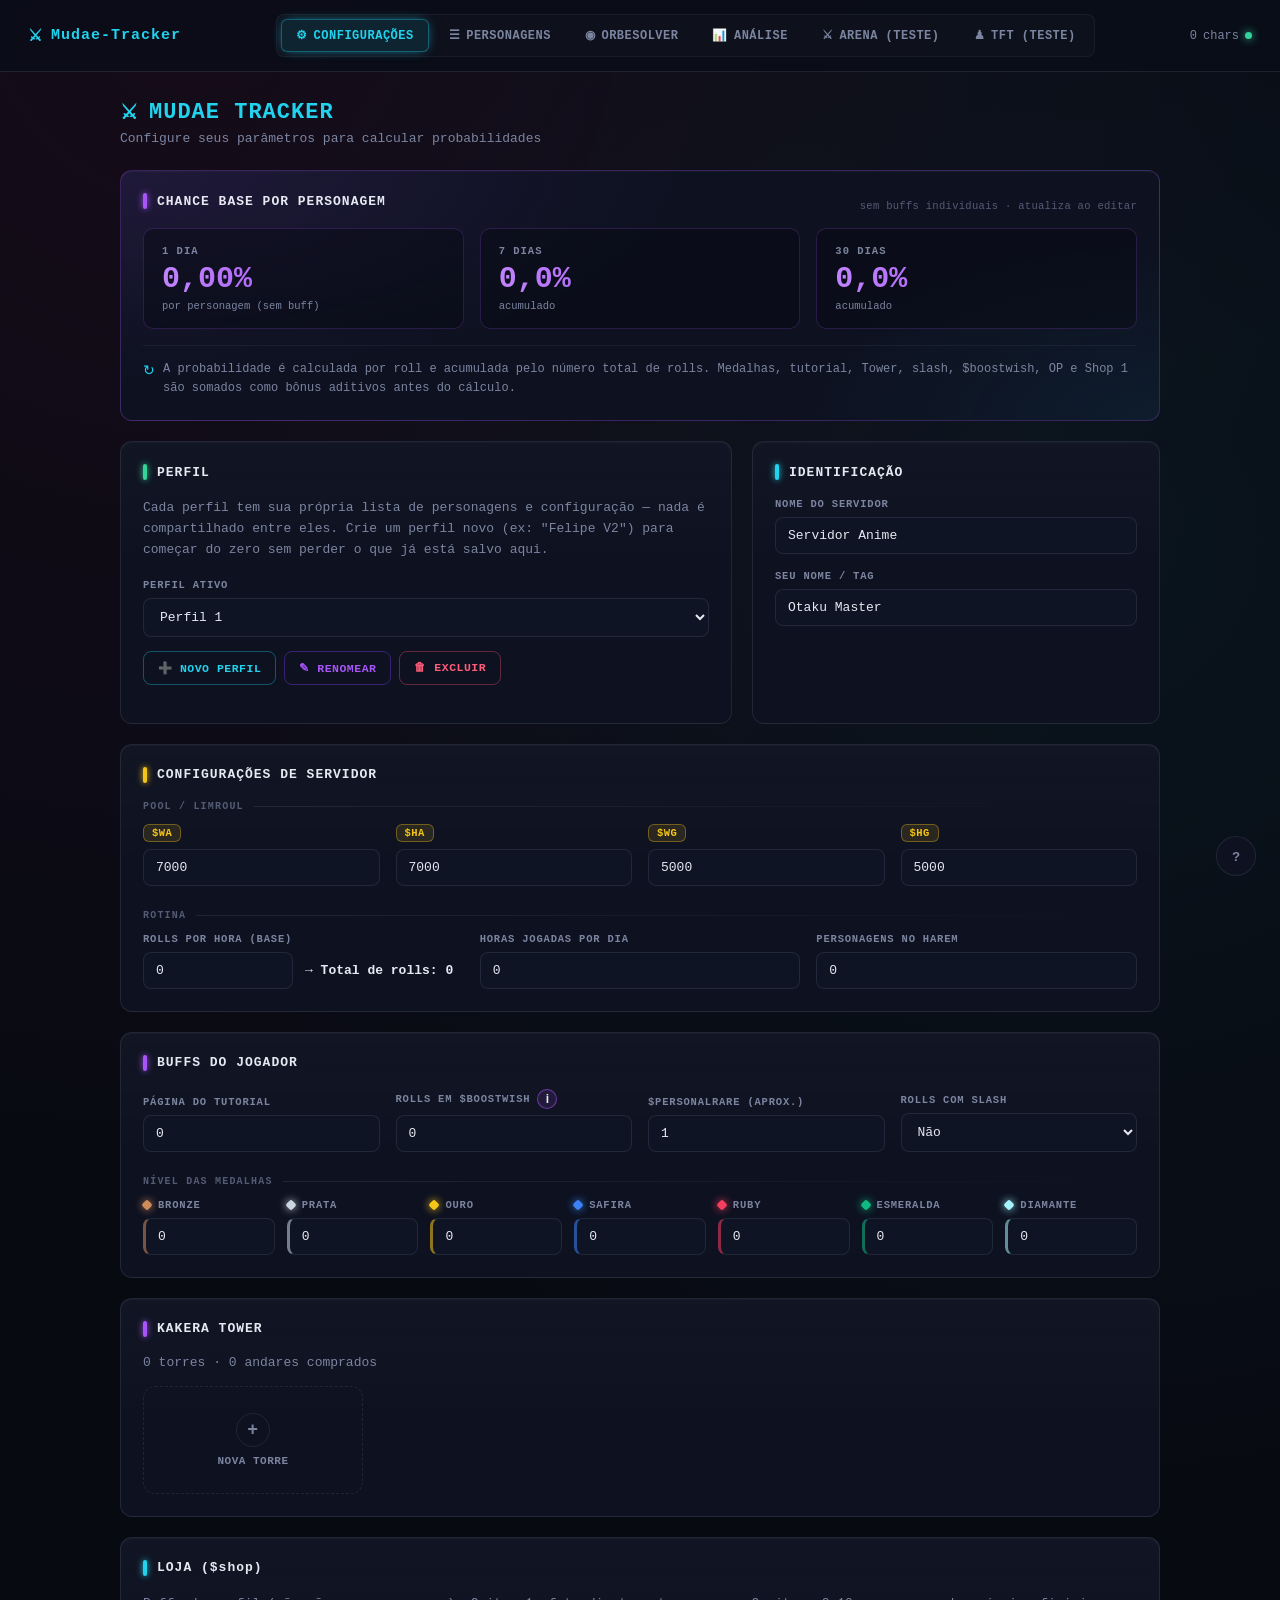
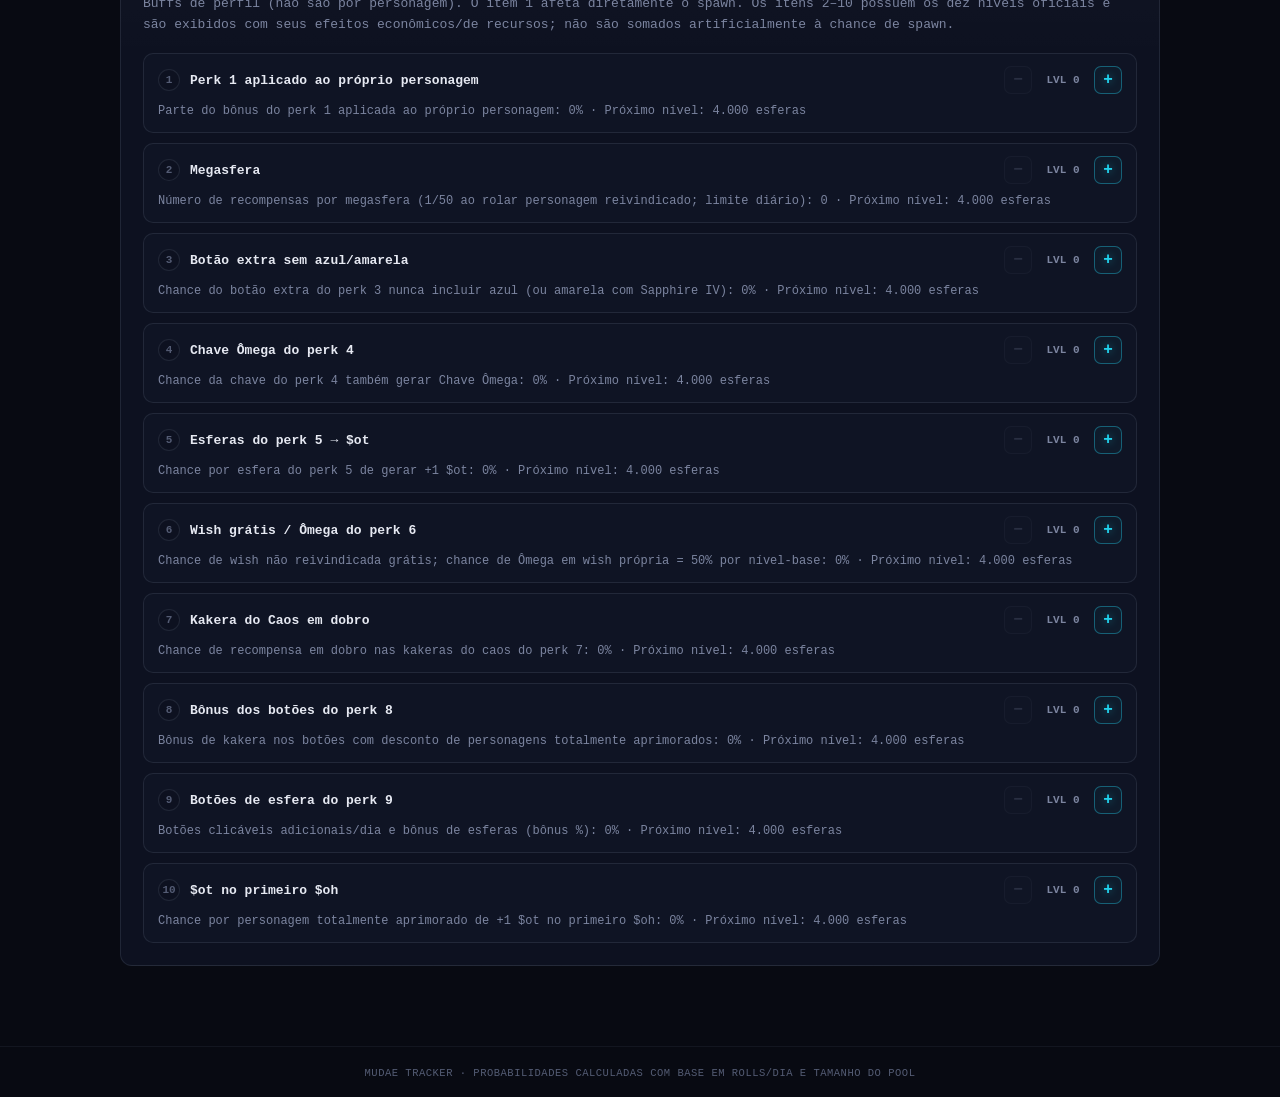
<file: index.html>
<!DOCTYPE html>
<html lang="pt-BR">

<head>
    <meta charset="UTF-8" />
    <meta name="viewport" content="width=device-width, initial-scale=1.0" />
    <title>Mudae-Tracker</title>
    <link rel="icon" type="image/webp" href="Mudae.webp" />
    <link rel="stylesheet" href="style.css?v=82" />
    <!-- Cartas com efeitos (v1.0): fontes das cartas e encaixe no tracker -->
    <link rel="preconnect" href="https://fonts.googleapis.com" />
    <link rel="preconnect" href="https://fonts.gstatic.com" crossorigin />
    <link rel="stylesheet" href="https://fonts.googleapis.com/css2?family=Bangers&family=Cinzel:wght@700;900&family=Orbitron:wght@500;800&family=Press+Start+2P&family=Playfair+Display:ital,wght@1,900&family=Great+Vibes&family=UnifrakturMaguntia&family=Russo+One&family=Permanent+Marker&family=Mochiy+Pop+One&family=Creepster&family=Righteous&family=Kaushan+Script&display=swap" />
    <link rel="stylesheet" href="card-effects-tracker.css?v=2" />
    <link rel="stylesheet" href="waifuarena.css?v=4" />
    <link rel="stylesheet" href="waifuarena-battle.css?v=28" />
    <meta name="referrer" content="no-referrer">
</head>

<body>

    <header class="topbar">
        <div class="brand">
            <span class="brand-icon">⚔</span>
            <span class="brand-name">Mudae-Tracker</span>
        </div>
        <nav class="tabs">
            <button class="tab-btn" data-view="config">
                <span class="tab-ico">⚙</span> CONFIGURAÇÕES
            </button>
            <button class="tab-btn" data-view="chars">
                <span class="tab-ico">☰</span> PERSONAGENS
            </button>
            <button class="tab-btn" data-view="orbe">
                <span class="tab-ico">◉</span> ORBESOLVER
            </button>
            <button class="tab-btn" data-view="analysis">
                <span class="tab-ico">📊</span> ANÁLISE
            </button>
            <!-- Waifu Arena (protótipo): sala online em waifuarena.js, batalha em waifuarena-battle.js -->
            <button class="tab-btn" data-view="arena">
                <span class="tab-ico">⚔</span> ARENA (TESTE)
            </button>
            <!-- Protótipo isolado: tft.html (para descartar, apagar este link e os arquivos tft*) -->
            <a class="tab-btn" href="tft.html" style="text-decoration:none" onclick="event.stopImmediatePropagation()">
                <span class="tab-ico">♟</span> TFT (TESTE)
            </a>
        </nav>
        <div class="server-badge">
            <span id="charCountBadge">0</span> chars <span class="dot"></span>
        </div>
    </header>

    <main id="app">

        <!-- ============ CONFIGURAÇÕES ============ -->
        <section id="view-config" class="view">
            <div class="page-head">
                <h1><span class="page-icon">⚔</span> MUDAE TRACKER</h1>
                <p class="subtitle">Configure seus parâmetros para calcular probabilidades</p>
            </div>

            <!-- Resumo no topo: o resultado das configurações fica sempre visível -->
            <div class="panel config-hero">
                <div class="config-hero-head">
                    <div class="panel-title"><span class="bar purple"></span>CHANCE BASE POR PERSONAGEM</div>
                    <span class="config-hero-note">sem buffs individuais · atualiza ao editar</span>
                </div>
                <div class="grid-3 stat-row">
                    <div class="stat-box purple">
                        <div class="stat-label">1 dia</div>
                        <div class="stat-value" id="baseChance1d">--</div>
                        <div class="stat-sub">por personagem (sem buff)</div>
                    </div>
                    <div class="stat-box purple">
                        <div class="stat-label">7 dias</div>
                        <div class="stat-value" id="baseChance7d">--</div>
                        <div class="stat-sub">acumulado</div>
                    </div>
                    <div class="stat-box purple">
                        <div class="stat-label">30 dias</div>
                        <div class="stat-value" id="baseChance30d">--</div>
                        <div class="stat-sub">acumulado</div>
                    </div>
                </div>
                <p class="config-hero-foot"><span class="info-ico">↻</span> A probabilidade é calculada por roll e acumulada pelo número total de rolls. Medalhas, tutorial, Tower, slash, $boostwish, OP e Shop 1 são somados como bônus aditivos antes do cálculo.</p>
            </div>

            <div class="config-split">
                <div class="panel">
                    <div class="panel-title"><span class="bar green"></span>PERFIL</div>
                    <p class="subtitle panel-desc">Cada perfil tem sua própria lista de personagens e configuração — nada é
                        compartilhado entre eles. Crie um perfil novo (ex: "Felipe V2") para começar do zero sem perder o
                        que já está salvo aqui.</p>
                    <div class="field">
                        <label>PERFIL ATIVO</label>
                        <select id="profileSelect"></select>
                    </div>
                    <div class="pill-row profile-actions-row">
                        <button type="button" class="pill cyan" id="btnNewProfile">➕ NOVO PERFIL</button>
                        <button type="button" class="pill purple" id="btnRenameProfile">✎ RENOMEAR</button>
                        <button type="button" class="pill red" id="btnDeleteProfile">🗑 EXCLUIR</button>
                    </div>
                    <p class="backup-status" id="profileStatus"></p>
                </div>

                <div class="panel">
                    <div class="panel-title"><span class="bar cyan"></span>IDENTIFICAÇÃO</div>
                    <div class="config-stack">
                        <div class="field">
                            <label>NOME DO SERVIDOR</label>
                            <input type="text" id="cfgServerName" />
                        </div>
                        <div class="field">
                            <label>SEU NOME / TAG</label>
                            <input type="text" id="cfgUserTag" />
                        </div>
                    </div>
                </div>
            </div>

            <div class="panel">
                <div class="panel-title"><span class="bar yellow"></span>CONFIGURAÇÕES DE SERVIDOR</div>

                <div class="config-group-label">POOL / LIMROUL</div>
                <div class="grid-4 pool-grid">
                    <div class="field">
                        <label for="cfgPoolWA"><span class="roll-chip">$WA</span></label>
                        <input type="number" id="cfgPoolWA" min="1" />
                    </div>
                    <div class="field">
                        <label for="cfgPoolHA"><span class="roll-chip">$HA</span></label>
                        <input type="number" id="cfgPoolHA" min="1" />
                    </div>
                    <div class="field">
                        <label for="cfgPoolWG"><span class="roll-chip">$WG</span></label>
                        <input type="number" id="cfgPoolWG" min="1" />
                    </div>
                    <div class="field">
                        <label for="cfgPoolHG"><span class="roll-chip">$HG</span></label>
                        <input type="number" id="cfgPoolHG" min="1" />
                    </div>
                </div>

                <div class="config-group-label">ROTINA</div>
                <div class="grid-3">
                    <div class="field rolls-base-field">
                        <label for="cfgRollsPerHour">ROLLS POR HORA (BASE)</label>
                        <div class="rolls-base-row">
                            <input type="number" id="cfgRollsPerHour" min="0" />
                            <span id="totalRollsPerHour" class="total-rolls-label" aria-live="polite">→ Total de rolls: 0</span>
                        </div>
                    </div>
                    <div class="field">
                        <label for="cfgHourGameplay">HORAS JOGADAS POR DIA</label>
                        <input type="number" id="cfgHourGameplay" min="0" placeholder="Ex: 5" />
                    </div>
                    <div class="field">
                        <label for="cfgHaremLimit">PERSONAGENS NO HAREM</label>
                        <input type="number" id="cfgHaremLimit" min="0" placeholder="0 = sem limite" />
                    </div>
                </div>
            </div>

            <div class="panel">
                <div class="panel-title"><span class="bar purple"></span>BUFFS DO JOGADOR</div>
                <div class="grid-4">
                    <div class="field">
                        <label for="cfgTutorialPage">PÁGINA DO TUTORIAL</label>
                        <input type="number" id="cfgTutorialPage" min="0" />
                    </div>
                    <div class="field boostwish-field">
                        <div class="field-label-with-info">
                            <label for="cfgBoostWishRolls">ROLLS EM $BOOSTWISH</label>
                            <span class="info-tooltip">
                                <button type="button" class="info-tooltip-trigger" aria-label="Ver bônus do boostwish" aria-describedby="boostWishSummary">i</button>
                                <span id="boostWishSummary" class="boostwish-summary" role="tooltip" aria-live="polite">
                                    <span>Rolls investidos: <strong>0</strong></span>
                                    <span>Wishes: <strong>+0%</strong></span>
                                    <span>Starwish adicional: <strong>+0%</strong></span>
                                    <span>Starwish total: <strong>+0%</strong></span>
                                </span>
                            </span>
                        </div>
                        <input type="number" id="cfgBoostWishRolls" min="0" step="1" />
                    </div>
                    <div class="field">
                        <label for="cfgPersonalRare">$PERSONALRARE (APROX.)</label>
                        <input type="number" id="cfgPersonalRare" min="1" max="10" />
                    </div>
                    <div class="field">
                        <label for="cfgUseSlashCommands">ROLLS COM SLASH</label>
                        <select id="cfgUseSlashCommands">
                            <option value="false">Não</option>
                            <option value="true">Sim (+10% wishes)</option>
                        </select>
                    </div>
                </div>

                <div class="config-group-label">NÍVEL DAS MEDALHAS</div>
                <div class="medal-grid">
                    <div class="field medal-field medal-bronze">
                        <label for="cfgLevelBronze"><span class="medal-gem"></span>BRONZE</label>
                        <input type="number" id="cfgLevelBronze" min="0" />
                    </div>
                    <div class="field medal-field medal-prata">
                        <label for="cfgLevelPrata"><span class="medal-gem"></span>PRATA</label>
                        <input type="number" id="cfgLevelPrata" min="0" />
                    </div>
                    <div class="field medal-field medal-ouro">
                        <label for="cfgLevelOuro"><span class="medal-gem"></span>OURO</label>
                        <input type="number" id="cfgLevelOuro" min="0" />
                    </div>
                    <div class="field medal-field medal-safira">
                        <label for="cfgLevelSafira"><span class="medal-gem"></span>SAFIRA</label>
                        <input type="number" id="cfgLevelSafira" min="0" />
                    </div>
                    <div class="field medal-field medal-ruby">
                        <label for="cfgLevelRuby"><span class="medal-gem"></span>RUBY</label>
                        <input type="number" id="cfgLevelRuby" min="0" />
                    </div>
                    <div class="field medal-field medal-esmeralda">
                        <label for="cfgLevelEsmeralda"><span class="medal-gem"></span>ESMERALDA</label>
                        <input type="number" id="cfgLevelEsmeralda" min="0" />
                    </div>
                    <div class="field medal-field medal-diamante">
                        <label for="cfgLevelDiamante"><span class="medal-gem"></span>DIAMANTE</label>
                        <input type="number" id="cfgLevelDiamante" min="0" />
                    </div>
                </div>
            </div>

            <div class="panel">
                <div class="panel-title"><span class="bar purple"></span>KAKERA TOWER</div>
                <p class="subtitle tower-summary" id="towerSummary">0 torres · 0 andares comprados</p>
                <div class="tower-grid" id="towerGrid"></div>
            </div>

            <div class="panel">
                <div class="panel-title"><span class="bar cyan"></span>LOJA ($shop)</div>
                <p class="subtitle panel-desc">Buffs de perfil (não são por personagem). O item 1 afeta diretamente o spawn. Os itens 2–10 possuem os dez níveis oficiais e são exibidos com seus efeitos econômicos/de recursos; não são somados artificialmente à chance de spawn.</p>
                <div class="op-buff-list shop-buff-list" id="shopBuffList"></div>
            </div>

            <!--
            <div class="panel">
                <div class="panel-title"><span class="bar green"></span>BACKUP & RESTAURAÇÃO</div>
                <p class="backup-desc">
                    Seus dados ficam salvos automaticamente neste navegador (IndexedDB).
                    Para não perder tudo caso limpe o cache ou troque de dispositivo,
                    baixe um backup em JSON regularmente.
                </p>
                <div class="backup-actions">
                    <button id="btnExportBackup" class="btn-backup export">⬇ BAIXAR BACKUP (JSON)</button>
                    <button id="btnImportBackup" class="btn-backup import">⬆ RESTAURAR BACKUP</button>
                    <input type="file" id="importFileInput" accept="application/json" style="display:none;" />
                </div>
                <p class="backup-status" id="backupStatus"></p>
            </div>
            -->
        </section>

        <!-- ============ PERSONAGENS ============ -->
        <section id="view-chars" class="view">
            <div class="page-head split">
                <div>
                    <h1 class="pink-title">MEUS PERSONAGENS</h1>
                    <p class="subtitle"><span id="charsSubCount">0</span> personagens · <span
                            id="charsSubServer">Servidor Anime</span></p>
                </div>
                <div class="pill-row" id="charsPrimaryActions">
                    <button class="pill cyan" id="btnAddCharacter">➕ ADICIONAR PERSONAGEM</button>
                    <button class="pill green" id="btnOpenImport">📥 IMPORTAR MUDAE</button>
                    <button class="pill yellow" id="btnOpenOpImport">⚡ IMPORTAR BUFFS OP</button>
                    <button class="pill purple" id="btnOpenWishlistOrder">⇅ REORDENAR WISHLIST</button>
                    <button class="pill yellow" id="btnOpenSeriesOrder" title="Gerar o comando pra organizar a ordem das séries no seu harém do Mudae">⇅ ORGANIZAR SÉRIES</button>
                    <button class="pill pink" id="btnOpenEcExport" title="Gerar o comando $ec com as embed colors salvas">🎨 EXPORTAR EC</button>
                    <button class="pill red" id="btnClearHarem">🗑 LIMPAR HAREM</button>
                </div>
                <div class="clear-harem-selection-bar" id="clearHaremSelectionBar" hidden>
                    <div class="clear-harem-selection-info">
                        <strong id="clearHaremSelectionCount">0</strong> selecionado(s) · use os filtros abaixo para encontrar quem remover
                    </div>
                    <div class="clear-harem-selection-actions">
                        <button type="button" class="pill yellow" id="clearHaremSelectVisibleBtn">☑ SELECIONAR VISÍVEIS</button>
                        <button type="button" class="pill purple" id="clearHaremClearSelectionBtn">◻ LIMPAR SELEÇÃO</button>
                        <button type="button" class="pill blue" id="clearHaremExitSelectionBtn">✕ CANCELAR</button>
                        <button type="button" class="pill red" id="clearHaremProceedBtn" disabled>🗑 REMOVER SELECIONADOS</button>
                    </div>
                </div>
            </div>

            <div class="panel chars-toolbar">
                <!-- Caixas de filtro: uma aberta por vez; o número mostra quantos itens estão ativos -->
                <div class="filter-tabs">
                    <button type="button" class="filter-tab" data-filter-tab="person" aria-expanded="false" aria-controls="filterPanelPerson">PERSONAGEM<span class="filter-badge" hidden></span></button>
                    <button type="button" class="filter-tab" data-filter-tab="op" aria-expanded="false" aria-controls="filterPanelOp">OP<span class="filter-badge" hidden></span></button>
                    <button type="button" class="filter-tab" data-filter-tab="sort" aria-expanded="false" aria-controls="filterPanelSort">ORDENAÇÃO<span class="filter-badge" hidden></span></button>
                    <button type="button" class="filter-tab" data-filter-tab="display" aria-expanded="false" aria-controls="filterPanelDisplay">EXIBIÇÃO<span class="filter-badge" hidden></span></button>
                    <button id="btnClearFilters" class="btn-clear-filters" title="Limpa Personagem, OP e Ordenação. A Exibição tem o próprio botão de limpar.">LIMPAR FILTROS</button>
                </div>

                <div class="filter-panel" id="filterPanelPerson" data-filter-panel="person" hidden>
                    <div class="toolbar-row toolbar-row-main">
                        <div class="field toolbar-field toolbar-categories">
                            <label>CATEGORIA</label>
                            <div class="cat-toggle-row" id="filterCategoryRow">
                                <button type="button" class="cat-toggle-btn cat-pink" data-category="favoritos">♥ FAVORITOS</button>
                                <button type="button" class="cat-toggle-btn cat-yellow" data-category="estrelas">★ ESTRELAS</button>
                                <button type="button" class="cat-toggle-btn cat-cyan" data-category="comuns">👥 COMUNS</button>
                            </div>
                        </div>
                        <div class="field toolbar-field toolbar-series">
                            <label>SÉRIE</label>
                            <select id="filterSeries">
                                <option value="">Todas</option>
                            </select>
                        </div>
                    </div>
                    <div class="toolbar-row toolbar-row-person">
                        <div class="field toolbar-field toolbar-genders">
                            <label>GÊNEROS</label>
                            <div class="gender-row" id="filterGenderRow">
                                <button type="button" class="gender-btn" data-gender="wa">$wa</button>
                                <button type="button" class="gender-btn" data-gender="wg">$wg</button>
                                <button type="button" class="gender-btn" data-gender="ha">$ha</button>
                                <button type="button" class="gender-btn" data-gender="hg">$hg</button>
                            </div>
                        </div>
                        <div class="field toolbar-field">
                            <label>KAKERA MÍNIMO</label>
                            <input type="number" id="filterKakeraMin" min="0" placeholder="0" />
                        </div>
                        <div class="field toolbar-field">
                            <label>KAKERA MÁXIMO</label>
                            <input type="number" id="filterKakeraMax" min="0" placeholder="Sem limite" />
                        </div>
                    </div>
                    <div class="filter-panel-actions">
                        <button type="button" class="btn-clear-filters" data-filter-clear="person">LIMPAR PERSONAGEM</button>
                    </div>
                </div>

                <!-- Busca OU entre os níveis e buffs selecionados -->
                <div class="filter-panel" id="filterPanelOp" data-filter-panel="op" hidden>
                    <div class="toolbar-row toolbar-row-op">
                        <div class="toolbar-field toolbar-op-contains">
                            <span class="toolbar-op-label">OP</span>
                            <label class="grid-details-control" title="Ligado: mostra quem tem algum dos buffs/níveis selecionados. Desligado: mostra quem não tem nenhum deles.">
                                <span class="grid-details-label">CONTÉM</span>
                                <input type="checkbox" id="filterOpContains" checked />
                                <span class="switch-track" aria-hidden="true"><span class="switch-thumb"></span></span>
                            </label>
                            <button type="button" class="pill cyan" id="btnOpenOppCommand" title="Gerar o comando $opp com os personagens filtrados">⧉ GERAR $OPP</button>
                        </div>
                        <div class="field toolbar-field">
                            <label>NÍVEIS DO OP</label>
                            <div class="gender-row" id="filterOpLevelRow">
                                <button type="button" class="gender-btn" data-op-level="1">LVL 1</button>
                                <button type="button" class="gender-btn" data-op-level="2">LVL 2</button>
                                <button type="button" class="gender-btn" data-op-level="3">LVL 3</button>
                                <button type="button" class="gender-btn" data-op-level="4">LVL 4</button>
                                <button type="button" class="gender-btn" data-op-level="5">LVL 5</button>
                                <button type="button" class="gender-btn" data-op-level="max">MAX</button>
                            </div>
                        </div>
                        <div class="field toolbar-field toolbar-op-buffs">
                            <label>BUFFS DO OP</label>
                            <div class="gender-row" id="filterOpBuffRow"></div>
                        </div>
                    </div>
                    <div class="filter-panel-actions">
                        <button type="button" class="btn-clear-filters" data-filter-clear="op">LIMPAR OP</button>
                    </div>
                </div>

                <div class="filter-panel" id="filterPanelSort" data-filter-panel="sort" hidden>
                    <div class="toolbar-row toolbar-row-sort">
                        <div class="field toolbar-field">
                            <label>ORDENAR POR KAKERA</label>
                            <select id="filterSortKakera">
                                <option value="">Sem ordenação</option>
                                <option value="asc">Menor → Maior</option>
                                <option value="desc">Maior → Menor</option>
                            </select>
                        </div>
                        <div class="field toolbar-field">
                            <label>ORDENAR POR CHAVES</label>
                            <select id="filterSortKeys">
                                <option value="">Sem ordenação</option>
                                <option value="desc">Mais → Menos</option>
                                <option value="asc">Menos → Mais</option>
                            </select>
                        </div>
                    </div>
                    <div class="filter-panel-actions">
                        <button type="button" class="btn-clear-filters" data-filter-clear="sort">LIMPAR ORDENAÇÃO</button>
                    </div>
                </div>

                <!-- Só aparência: não esconde personagens -->
                <div class="filter-panel" id="filterPanelDisplay" data-filter-panel="display" hidden>
                    <div class="view-controls">
                        <div class="view-toggle" id="viewToggle" title="Formato de exibição">
                            <button type="button" class="view-toggle-btn active" data-view-mode="list" title="Lista">☰</button>
                            <button type="button" class="view-toggle-btn" data-view-mode="grid" title="Grade">▦</button>
                        </div>
                        <label class="grid-details-control" id="groupBySeriesControl" title="Agrupar personagens por série dentro de cada categoria">
                            <span class="grid-details-label">AGRUPAR POR SÉRIE</span>
                            <input type="checkbox" id="groupBySeriesToggle" />
                            <span class="switch-track" aria-hidden="true"><span class="switch-thumb"></span></span>
                        </label>
                        <label class="grid-details-control" id="effectsControl" title="Liga/desliga os efeitos visuais dos cards (raridade, estrelas, chaves e $ec)">
                            <span class="grid-details-label">EFEITOS</span>
                            <input type="checkbox" id="effectsToggle" checked />
                            <span class="switch-track" aria-hidden="true"><span class="switch-thumb"></span></span>
                        </label>
                        <label class="grid-details-control" id="gridDetailsControl" hidden>
                            <span class="grid-details-label">INFORMAÇÕES</span>
                            <input type="checkbox" id="gridDetailsToggle" checked />
                            <span class="switch-track" aria-hidden="true"><span class="switch-thumb"></span></span>
                        </label>
                    </div>
                    <div class="filter-panel-actions">
                        <button type="button" class="btn-clear-filters" data-filter-clear="display">LIMPAR EXIBIÇÃO</button>
                    </div>
                </div>
            </div>

            <div id="charGroups"></div>
        </section>

        <!-- ============ ANÁLISE ============ -->
        <section id="view-analysis" class="view">
            <div class="page-head">
                <h1>ANÁLISE &amp; GRÁFICOS</h1>
                <p class="subtitle" id="analysisSubtitle">Baseado em 120 rolls/dia · pool de 5.000 personagens</p>
            </div>

            <div class="grid-4 kpi-row">
                <div class="kpi-box">
                    <div class="kpi-ico cyan">☰</div>
                    <div class="kpi-value cyan" id="kpiCount">0</div>
                    <div class="kpi-label">PERSONAGENS</div>
                </div>
                <div class="kpi-box">
                    <div class="kpi-ico yellow">⟡</div>
                    <div class="kpi-value yellow" id="kpiKakera">◈ 0</div>
                    <div class="kpi-label">KAKERA TOTAL</div>
                </div>
                <div class="kpi-box">
                    <div class="kpi-ico green">🔑</div>
                    <div class="kpi-value green" id="kpiHighChance">0</div>
                    <div class="kpi-label">TOTAL DE CHAVES</div>
                </div>
                <div class="kpi-box">
                    <div class="kpi-ico purple">↗</div>
                    <div class="kpi-value purple" id="kpiBest">0%</div>
                    <div class="kpi-label">MELHOR CHANCE</div>
                </div>
            </div>

            <div class="panel">
                <div class="panel-title"><span class="bar pink"></span>BUFFS DO OP — TOTAIS</div>
                <div class="grid-3 kpi-row">
                    <div class="kpi-box">
                        <div class="kpi-ico cyan">◈</div>
                        <div class="kpi-value cyan" id="kpiSpheresSpent">0</div>
                        <div class="kpi-label">ESFERAS GASTAS</div>
                    </div>
                    <div class="kpi-box">
                        <div class="kpi-ico yellow">☀</div>
                        <div class="kpi-value yellow" id="kpiP10Spheres">0</div>
                        <div class="kpi-label">ESFERAS DO BÔNUS OP 10 (MÁX/DIA)</div>
                    </div>
                    <div class="kpi-box">
                        <div class="kpi-ico pink">✦</div>
                        <div class="kpi-value pink" id="kpiP10OqChance">0%</div>
                        <div class="kpi-label">CHANCE DE $OQ (BÔNUS OP 10)</div>
                    </div>
                </div>
            </div>

            <div class="panel profile-compare-toggle-wrap">
                <button type="button" class="pill purple" id="btnToggleProfileCompare">👥 VER TODOS OS PERFIS</button>
                <p class="subtitle profile-compare-hint">Compare quanto de chave, kakera e a maior chance (7 dias)
                    cada perfil possui, sem sair daqui.</p>
            </div>

            <div class="panel" id="profileCompareWrap" hidden>
                <div class="panel-title"><span class="bar green"></span>COMPARATIVO ENTRE PERFIS</div>
                <table class="summary-table">
                    <thead>
                        <tr>
                            <th><button type="button" class="th-sort-btn" data-sort-key="name">PERFIL<span class="sort-ico">⇅</span></button></th>
                            <th><button type="button" class="th-sort-btn" data-sort-key="count">PERSONAGENS<span class="sort-ico">⇅</span></button></th>
                            <th><button type="button" class="th-sort-btn" data-sort-key="totalKeys">CHAVES<span class="sort-ico">⇅</span></button></th>
                            <th><button type="button" class="th-sort-btn" data-sort-key="totalKakera">KAKERA TOTAL<span class="sort-ico">⇅</span></button></th>
                            <th><button type="button" class="th-sort-btn" data-sort-key="best">MAIOR CHANCE (7D)<span class="sort-ico">⇅</span></button></th>
                        </tr>
                    </thead>
                    <tbody id="profileCompareBody"></tbody>
                </table>
            </div>

            <div class="panel">
                <div class="panel-title"><span class="bar cyan"></span>PROBABILIDADE POR PERSONAGEM</div>
                <p class="subtitle chart-subtitle">Somente Favoritos e Estrelas (sua $wishlist).</p>
                <div id="barChart" class="chart-wrap"></div>
                <div class="legend">
                    <span><i class="dotc cyan"></i>1 dia</span>
                    <span><i class="dotc purple"></i>7 dias</span>
                    <span><i class="dotc pink"></i>15 dias</span>
                </div>
            </div>

            <div class="panel">
                <div class="panel-title"><span class="bar purple"></span>EVOLUÇÃO CUMULATIVA — TOP 5 (30 DIAS)</div>
                <div id="lineChart" class="chart-wrap"></div>
                <div class="legend" id="lineLegend"></div>
            </div>

            <div class="panel">
                <div class="panel-title"><span class="bar yellow"></span>RESUMO POR CAMADA</div>
                <table class="summary-table">
                    <thead>
                        <tr>
                            <th>CAMADA</th>
                            <th>PERSONAGENS</th>
                            <th>CHANCE MÉDIA 7D</th>
                            <th>KAKERA MÉDIO</th>
                            <th>KAKERA TOTAL</th>
                        </tr>
                    </thead>
                    <tbody id="summaryBody"></tbody>
                </table>
            </div>
        </section>

    </main>

    <footer class="footer">
        MUDAE TRACKER · PROBABILIDADES CALCULADAS COM BASE EM ROLLS/DIA E TAMANHO DO POOL
    </footer>

    <!-- ============ MODAL: NOVO PERSONAGEM ============ -->
    <div id="modalOverlay" class="modal-overlay">
        <div class="modal character-modal">
            <div class="modal-head">
                <h2 id="modalTitle">Novo Personagem</h2>
                <button id="modalClose" class="modal-x">✕</button>
            </div>
            <div class="character-modal-body">
            <div class="character-modal-media field">
                <label>PRÉVIA NO MUDAE</label>
                <!-- Imita o embed do $im no Discord; atualiza conforme os campos ao lado. -->
                <div class="mudae-embed" id="mudaePreview">
                    <div class="mudae-embed-name" id="mudaePreviewName"></div>
                    <div class="mudae-embed-line">
                        <span id="mudaePreviewSeries"></span>
                        <span id="mudaePreviewGender"></span>
                    </div>
                    <div class="mudae-embed-line" id="mudaePreviewStats"></div>
                    <div class="photo-upload mudae-embed-image" id="photoUploadArea">
                        <img id="photoPreviewImg" style="display:none;" />
                        <div id="photoPlaceholder">
                            <span>⬆</span>
                            <span>Clique ou arraste uma imagem</span>
                        </div>
                    </div>
                </div>
                <input type="file" id="mPhotoInput" accept="image/*" style="display:none;" />
                <div class="field photo-url-field">
                    <label>OU COLE O LINK DA FOTO</label>
                    <input type="text" id="mPhotoUrl" placeholder="https://mudae.net/uploads/..." />
                </div>
            </div>
            <div class="character-modal-data">
            <div class="field">
                <label>NOME DO PERSONAGEM</label>
                <input type="text" id="mName" placeholder="Ex: Rem" />
            </div>
            <div class="field">
                <label>SÉRIE / ANIME</label>
                <input type="text" id="mSeries" placeholder="Ex: Re:Zero" />
            </div>
            <div class="field">
                <label>KAKERA</label>
                <input type="number" id="mKakera" value="500" />
                <p class="kakera-base-hint" id="mKakeraBaseHint"></p>
            </div>
            <div class="field">
                <label>CHAVES</label>
                <input type="number" id="mKeys" min="0" value="0" />
            </div>
            <div class="field">
                <label>EMBED COLOR ($ec)</label>
                <div class="embed-color-row">
                    <input type="color" id="mEmbedColorPicker" value="#ffffff" title="Escolher cor" />
                    <input type="text" id="mEmbedColor" placeholder="Sem cor (ex: #fff2b9)" maxlength="7" spellcheck="false" />
                    <button type="button" id="mEmbedColorClear" class="embed-color-clear" title="Remover cor">✕</button>
                </div>
                <!-- Sugestões calculadas a partir da foto (preenchidas pelo script.js). -->
                <div class="ec-suggestions" id="mEcSuggestions" hidden></div>
                <p class="embed-color-hint" id="mEmbedColorHint" hidden>Disponível apenas para personagens com pelo menos 1 chave.</p>
            </div>
            <div class="field">
                <label>STATUS DO PERSONAGEM</label>
                <select id="mClaimed">
                    <option value="true" selected>Reivindicado</option>
                    <option value="false">Não reivindicado</option>
                </select>
            </div>
            <div class="field">
                <label>CATEGORIA</label>
                <select id="mCategory">
                    <option value="favoritos">Favoritos</option>
                    <option value="estrelas">Estrelas</option>
                    <option value="comuns" selected>Comuns</option>
                </select>
            </div>
            <div class="field">
                <label>GÊNEROS</label>
                <div class="gender-row" id="mGenderRow">
                    <button type="button" class="gender-btn" data-gender="wa">$wa</button>
                    <button type="button" class="gender-btn" data-gender="wg">$wg</button>
                    <button type="button" class="gender-btn" data-gender="ha">$ha</button>
                    <button type="button" class="gender-btn" data-gender="hg">$hg</button>
                </div>
            </div>
            </div>
            </div>
            <button id="modalAdd" class="btn-add">ADICIONAR</button>
        </div>
    </div>

    <!-- ============ MODAL: EDITAR TORRE KAKERA ============ -->
    <div id="towerModalOverlay" class="modal-overlay">
        <div class="modal tower-modal">
            <div class="modal-head">
                <div>
                    <h2>KAKERA TOWER</h2>
                    <p class="tower-modal-sub" id="towerModalSub">0 de 12 andares comprados</p>
                </div>
                <button id="towerModalClose" class="modal-x">✕</button>
            </div>
            <div class="tower-progress-bar">
                <div class="tower-progress-fill" id="towerProgressFill"></div>
            </div>
            <div class="floor-edit-grid" id="floorEditGrid"></div>
            <div class="tower-modal-actions">
                <button id="towerCancelBtn" class="btn-cancel">Cancelar</button>
                <button id="towerSaveBtn" class="btn-save">Salvar</button>
            </div>
        </div>
    </div>

    <!-- ============ MODAL: IMPORTAR DO MUDAE ============ -->
    <div id="importModalOverlay" class="modal-overlay">
        <div class="modal import-modal import-modal-combined">
            <div class="modal-head">
                <div>
                    <h2>Importar do Mudae</h2>
                    <p class="tower-modal-sub">Cole o Harém e a Wishlist. O sistema processará o Harém primeiro e a Wishlist em seguida.</p>
                </div>
                <button id="importModalClose" class="modal-x">✕</button>
            </div>

            <div class="import-source-block">
                <div class="import-source-head">
                    <span class="import-source-step">1</span>
                    <div>
                        <strong>HARÉM</strong>
                        <span>$mmsaty+ri-c+x+ko</span>
                    </div>
                </div>
                <div class="field">
                    <textarea id="importText" rows="6" placeholder="Cole aqui a mensagem completa do Harém..."></textarea>
                </div>
            </div>

            <div class="import-source-block">
                <div class="import-source-head">
                    <span class="import-source-step">2</span>
                    <div>
                        <strong>WISHLIST</strong>
                        <span>$wlsy+ri-c+x+ok · cabeçalho da Wishlist é opcional</span>
                    </div>
                </div>
                <div class="field">
                    <textarea id="importWishlistText" rows="6" placeholder="Cole aqui os personagens da Wishlist. O cabeçalho ... Wishlist - N/N $wl, N/N $sw é opcional..."></textarea>
                </div>
            </div>

            <button id="importCombinedParseBtn" class="btn-add">ANALISAR IMPORTAÇÃO</button>
            <div id="importPreview" class="import-preview"></div>
            <div id="importActions" class="import-actions">
                <button id="importCombinedConfirmBtn" class="btn-add">IMPORTAR <span id="importCount">0</span> PERSONAGENS</button>
            </div>
            <p class="backup-status" id="importStatus"></p>
        </div>
    </div>

    <!-- ============ MODAL: IMPORTAR BUFFS OP ($mmsz+z!) ============ -->
    <div id="opImportModalOverlay" class="modal-overlay">
        <div class="modal op-import-modal">
            <div class="modal-head">
                <h2>Importar Buffs OP</h2>
                <button id="opImportModalClose" class="modal-x">✕</button>
            </div>
            <div class="field">
                <label>COLE A MENSAGEM DO MUDAE PARA SINCRONIZAR OS PERKS E NÍVEIS DE OP</label>
                <label>Comando: $mmsz+z!</label>
                <br />
                <label>Lista de Personagens:</label>
                <textarea id="opImportText" rows="8" placeholder="Cole aqui a resposta completa do Mudae para $mmsz+z!..."></textarea>
            </div>
            <p class="op-import-hint">
                O comando <strong>$mmsz+z!</strong> informa o total de esferas investidas e a lista exata de perks/níveis
                de cada personagem (ex.: <strong>1 (x2), 8, 10</strong>). A importação só atualiza personagens reivindicados já
                existentes no Harém do sistema, comparando pelo nome, e sincroniza o OP exatamente como informado. Personagens
                que não aparecem no texto não são alterados.
            </p>
            <button id="opImportParseBtn" class="btn-add">ANALISAR TEXTO</button>
            <div id="opImportPreview" class="import-preview op-import-preview"></div>
            <div id="opImportActions" class="import-actions">
                <button id="opImportConfirmBtn" class="btn-add">IMPORTAR OP DE <span id="opImportCount">0</span> PERSONAGENS</button>
            </div>
            <p class="backup-status" id="opImportStatus"></p>
        </div>
    </div>

    <!-- ============ MODAL: BUFFS DO PERSONAGEM (OP) ============ -->
    <div id="opModalOverlay" class="modal-overlay">
        <div class="modal op-modal">
            <div class="modal-head">
                <div>
                    <h2>OP</h2>
                    <p class="tower-modal-sub" id="opModalSub">Buffs de —</p>
                </div>
                <button id="opModalClose" class="modal-x">✕</button>
            </div>
            <div class="op-buff-list" id="opBuffList"></div>
            <div class="op-modal-footer">
                <button type="button" id="opCopyOppBtn" class="pill cyan">⧉ COPIAR $OPP</button>
                <span class="op-save-status" id="opSaveStatus"></span>
                <button id="opCloseBtn" class="btn-minimal op-close-btn">FECHAR</button>
                <button id="opSaveBtn" class="btn-cancel op-save-btn">SALVAR</button>
            </div>
        </div>
    </div>

    <!-- ============ MODAL: REORDENAR WISHLIST ============ -->
    <div id="wishlistOrderModalOverlay" class="modal-overlay">
        <div class="modal wishlist-order-modal">
            <div class="modal-head">
                <div>
                    <h2>REORDENAR WISHLIST</h2>
                    <p class="tower-modal-sub">A ordem afeta o perk OP "Spawn na Wishlist": cada personagem com esse
                        perk aumenta a chance de spawn de quem está imediatamente antes/depois dele aqui. A lista é
                        circular — o primeiro e o último também contam como vizinhos entre si.</p>
                </div>
                <button id="wishlistOrderModalClose" class="modal-x">✕</button>
            </div>
            <div class="wishlist-order-list" id="wishlistOrderList"></div>
            <div class="op-modal-footer">
                <span class="op-save-status" id="wishlistOrderStatus"></span>
                <button id="wishlistOrderCloseBtn" class="btn-minimal op-close-btn">FECHAR</button>
            </div>
        </div>
    </div>

    <!-- ============ MODAL: ORGANIZAR SÉRIES DO HARÉM ============ -->
    <div id="seriesOrderModalOverlay" class="modal-overlay">
        <div class="modal series-order-modal">
            <div class="modal-head">
                <div>
                    <h2>ORGANIZAR SÉRIES</h2>
                    <p class="tower-modal-sub">Escolha quais séries do seu harém você quer trazer pra frente e em
                        que ordem. As séries que você não escolher aqui não entram no comando e continuam onde
                        já estão.</p>
                </div>
                <button id="seriesOrderModalClose" class="modal-x">✕</button>
            </div>

            <div class="series-order-section">
                <label class="series-order-label">SÉRIES DISPONÍVEIS <span class="series-order-hint">— clique pra
                        adicionar à ordem</span></label>
                <div class="series-order-pool" id="seriesOrderPool"></div>
            </div>

            <div class="series-order-section">
                <label class="series-order-label">ORDEM ESCOLHIDA</label>
                <div class="series-order-list" id="seriesOrderList"></div>
            </div>

            <div class="series-order-unconfirmed" id="seriesOrderUnconfirmed" hidden>
                <p class="series-order-unconfirmed-title">⚠ Sem série confirmada pelo Mudae</p>
                <p class="series-order-unconfirmed-text" id="seriesOrderUnconfirmedText"></p>
            </div>

            <div class="series-order-command-box" id="seriesOrderCommandBox" hidden>
                <div class="series-order-command-label">💡 Comando pra rodar no Mudae</div>
                <div class="clear-harem-command-wrap">
                    <code class="clear-harem-command" id="seriesOrderCommandText"></code>
                    <button type="button" class="pill cyan" id="seriesOrderCopyBtn">COPIAR</button>
                </div>
                <p class="clear-harem-hint">Depois de ordenar o harém por série, o Mudae não deixa mais voltar pra
                    ordem cronológica original. Rode o comando só quando tiver certeza da ordem.</p>
                <p class="clear-harem-copy-status" id="seriesOrderCopyStatus"></p>
            </div>

            <div class="op-modal-footer">
                <span class="op-save-status" id="seriesOrderEmptyHint">Selecione ao menos uma série pra gerar o comando.</span>
                <button id="seriesOrderCloseBtn" class="btn-minimal op-close-btn">FECHAR</button>
            </div>
        </div>
    </div>

    <!-- ============ MODAL: EXPORTAR EMBED COLORS ($ec) ============ -->
    <div id="ecExportModalOverlay" class="modal-overlay">
        <div class="modal series-order-modal">
            <div class="modal-head">
                <div>
                    <h2>Exportar EC</h2>
                    <p class="tower-modal-sub">O $ec aplica uma cor por vez, então é gerado um comando para cada cor,
                        com todos os personagens (reivindicados e com chave) que usam essa cor. Copie e rode cada um
                        no Discord.</p>
                </div>
                <button id="ecExportModalClose" class="modal-x">✕</button>
            </div>

            <div class="series-order-command-box" id="ecExportCommands"></div>
            <p class="clear-harem-copy-status" id="ecExportCopyStatus"></p>

            <div class="op-modal-footer">
                <span class="op-save-status" id="ecExportSummary"></span>
                <button id="ecExportCloseBtn" class="btn-minimal op-close-btn">FECHAR</button>
            </div>
        </div>
    </div>

    <!-- ============ MODAL: COMANDO $opp DOS PERSONAGENS FILTRADOS ============ -->
    <div id="oppCommandModalOverlay" class="modal-overlay">
        <div class="modal series-order-modal">
            <div class="modal-head">
                <div>
                    <h2>Comando $opp</h2>
                    <p class="tower-modal-sub">Abre o $op só dos personagens reivindicados que passam nos filtros
                        atuais. Listas grandes são divididas em mais de um comando para caber no limite de
                        2.000 caracteres do Discord.</p>
                </div>
                <button id="oppCommandModalClose" class="modal-x">✕</button>
            </div>

            <div class="series-order-command-box" id="oppCommandList"></div>
            <p class="clear-harem-copy-status" id="oppCommandCopyStatus"></p>

            <div class="op-modal-footer">
                <span class="op-save-status" id="oppCommandSummary"></span>
                <button id="oppCommandCloseBtn" class="btn-minimal op-close-btn">FECHAR</button>
            </div>
        </div>
    </div>

    <!-- ============ MODAL: CONFIRMAR REMOÇÃO (LIMPAR HAREM) ============ -->
    <div id="clearHaremModalOverlay" class="modal-overlay">
        <div class="modal clear-harem-modal">
            <div class="modal-head">
                <div>
                    <h2>REMOVER PERSONAGENS</h2>
                    <p class="tower-modal-sub">Confirme a remoção do Tracker.</p>
                </div>
                <button id="clearHaremModalClose" class="modal-x">✕</button>
            </div>

            <p class="clear-harem-warning">Isso vai remover <strong id="clearHaremConfirmCount">0</strong> personagem(ns) daqui do Tracker. Essa ação não pode ser desfeita.</p>
            <p class="clear-harem-hint">
                Remover aqui NÃO divorcia de verdade no servidor do Mudae — são dois sistemas separados.
                Para isso, rode o comando abaixo no Discord: o primeiro nome vem sem prefixo e, a partir do
                segundo, cada nome recebe um "$" na frente — é assim que o Mudae reconhece onde termina um
                personagem e começa o próximo.
            </p>
            <div class="clear-harem-command-wrap">
                <code id="clearHaremCommandText" class="clear-harem-command"></code>
                <button type="button" id="clearHaremCopyBtn" class="pill cyan">⧉ COPIAR</button>
            </div>
            <p class="clear-harem-copy-status" id="clearHaremCopyStatus"></p>
            <div class="op-modal-footer">
                <span class="op-save-status" id="clearHaremConfirmStatus"></span>
                <button id="clearHaremBackBtn" class="btn-minimal op-close-btn">VOLTAR</button>
                <button id="clearHaremConfirmBtn" class="btn-cancel op-save-btn danger">CONFIRMAR REMOÇÃO</button>
            </div>
        </div>
    </div>


    <!-- ============ MODAL: MENSAGENS DO SISTEMA ============ -->
    <div id="systemDialogOverlay" class="modal-overlay system-dialog-overlay" aria-hidden="true">
        <div id="systemDialogModal" class="modal system-dialog-modal" role="dialog" aria-modal="true" aria-labelledby="systemDialogTitle" aria-describedby="systemDialogMessage">
            <div class="modal-head">
                <div class="system-dialog-heading">
                    <span id="systemDialogIcon" class="system-dialog-icon" aria-hidden="true">◆</span>
                    <h2 id="systemDialogTitle">Mudae Tracker</h2>
                </div>
                <button id="systemDialogClose" class="modal-x" type="button" aria-label="Fechar">✕</button>
            </div>

            <p id="systemDialogMessage" class="system-dialog-message"></p>

            <div id="systemDialogInputWrap" class="field system-dialog-input-wrap" hidden>
                <label id="systemDialogInputLabel" for="systemDialogInput">VALOR</label>
                <input id="systemDialogInput" type="text" autocomplete="off" />
            </div>

            <div class="system-dialog-actions">
                <button id="systemDialogCancel" class="btn-cancel system-dialog-cancel" type="button">CANCELAR</button>
                <button id="systemDialogConfirm" class="btn-add system-dialog-confirm" type="button">OK</button>
            </div>
        </div>
    </div>

    <button id="helpBtn" class="help-btn">?</button>

    <script src="database.js?v=53"></script>
    <script src="formulas.js?v=53"></script>
    <script src="mudae-import.js?v=53"></script>
    <script src="OrbeSolver.js?v=53"></script>
    <script src="OrbeSolverOQ.js?v=53"></script>
    <!-- monta a tela da Waifu Arena antes do script.js, que descobre as telas pelo id -->
    <script src="waifuarena.js?v=5"></script>
    <script src="waifuarena-battle.js?v=27"></script>
    <script src="script.js?v=79"></script>
    <script src="card-effects.js?v=5"></script>
</body>

</html>
</file>
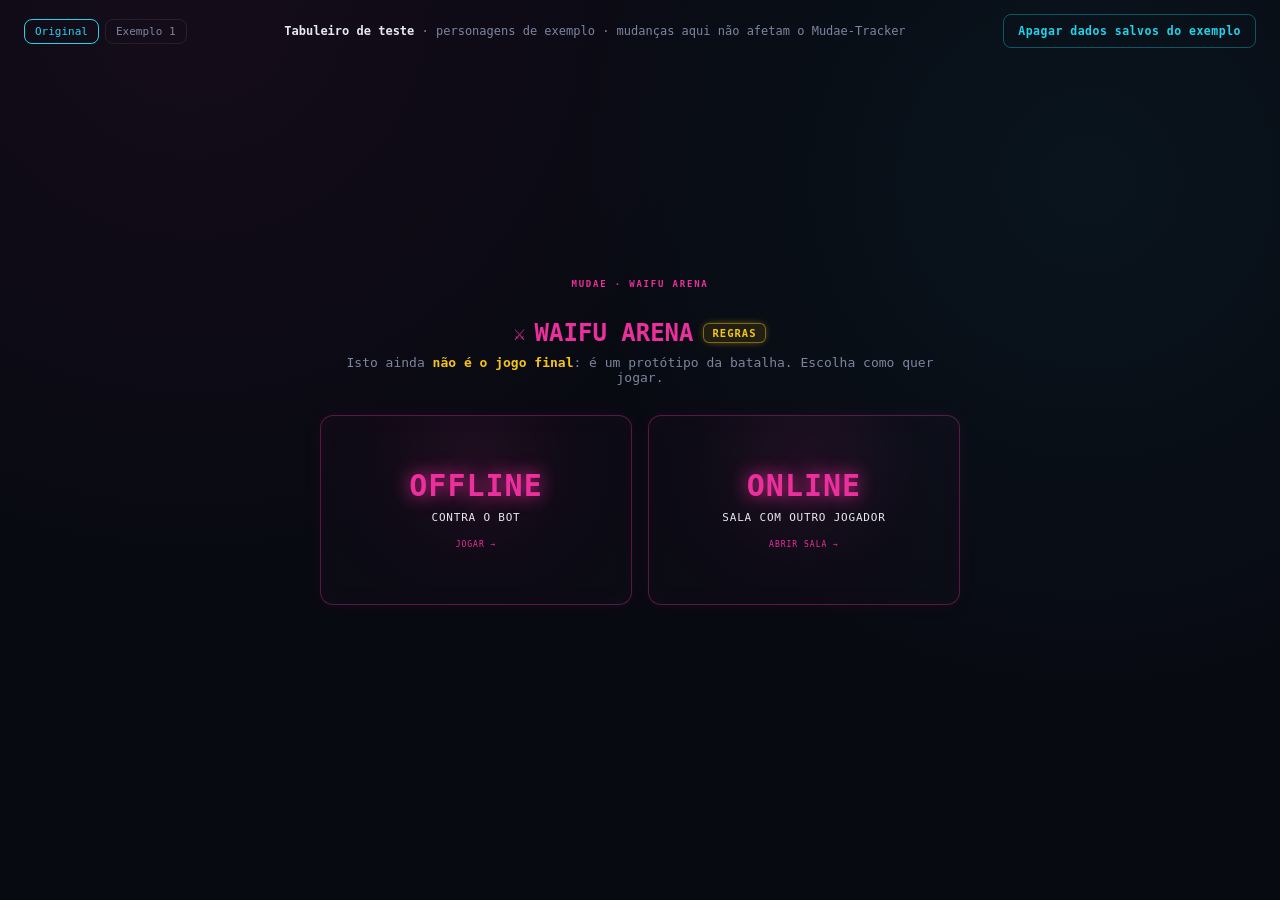
<file: exemplo-tabuleiro/index.html>
<!DOCTYPE html>
<html lang="pt-BR">

<head>
    <meta charset="UTF-8" />
    <meta name="viewport" content="width=device-width, initial-scale=1.0" />
    <title>Waifu Arena — tabuleiro de teste</title>
    <link rel="icon" type="image/webp" href="Mudae.webp" />
    <link rel="stylesheet" href="style.css" />
    <link rel="preconnect" href="https://fonts.googleapis.com" />
    <link rel="preconnect" href="https://fonts.gstatic.com" crossorigin />
    <link rel="stylesheet" href="https://fonts.googleapis.com/css2?family=Bangers&family=Cinzel:wght@700;900&family=Orbitron:wght@500;800&family=Press+Start+2P&family=Playfair+Display:ital,wght@1,900&family=Great+Vibes&family=UnifrakturMaguntia&family=Russo+One&family=Permanent+Marker&family=Mochiy+Pop+One&family=Creepster&family=Righteous&family=Kaushan+Script&display=swap" />
    <link rel="stylesheet" href="card-effects-tracker.css" />
    <link rel="stylesheet" href="waifuarena.css" />
    <link rel="stylesheet" href="waifuarena-battle.css" />
    <!-- mesma política do tracker: as fotos do Mudae carregam sem referrer -->
    <meta name="referrer" content="no-referrer">
    <style>
        .demo-bar { display: flex; align-items: center; justify-content: space-between; gap: 12px; flex-wrap: wrap;
            max-width: 1680px; margin: 0 auto; padding: 14px 24px 0; color: var(--muted); font-size: 12px; }
        .demo-bar b { color: var(--text); }
            .demo-nav { display: flex; gap: 6px; flex-wrap: wrap; }
        .demo-nav a { padding: 5px 10px; border-radius: 8px; border: 1px solid var(--border); color: var(--muted); text-decoration: none; font-size: 11px; }
        .demo-nav a.on { color: var(--cyan); border-color: var(--cyan); }
    </style>
</head>

<!--
  Cópia do tabuleiro da Waifu Arena para testes (pasta exemplo-tabuleiro).
  - Personagens de exemplo em demo-tracker.js (no lugar do tracker).
  - Contra o bot funciona offline; o online usa a mesma sala (PeerJS) do tracker.
  - Mudanças aqui não afetam o Mudae-Tracker.
-->
<body>
    <div class="demo-bar">
        <nav class="demo-nav"><a href="index.html" class="on">Original</a><a href="exemplo-1.html">Exemplo 1</a></nav>
        <span><b>Tabuleiro de teste</b> · personagens de exemplo · mudanças aqui não afetam o Mudae-Tracker</span>
        <button type="button" class="pill cyan" id="demoReset">Apagar dados salvos do exemplo</button>
    </div>

    <main id="app" class="app-wide"></main>

    <script src="demo-tracker.js"></script>
    <script src="waifuarena.js"></script>
    <script src="waifuarena-battle.js"></script>
    <script src="card-effects.js"></script>
</body>

</html>
</file>
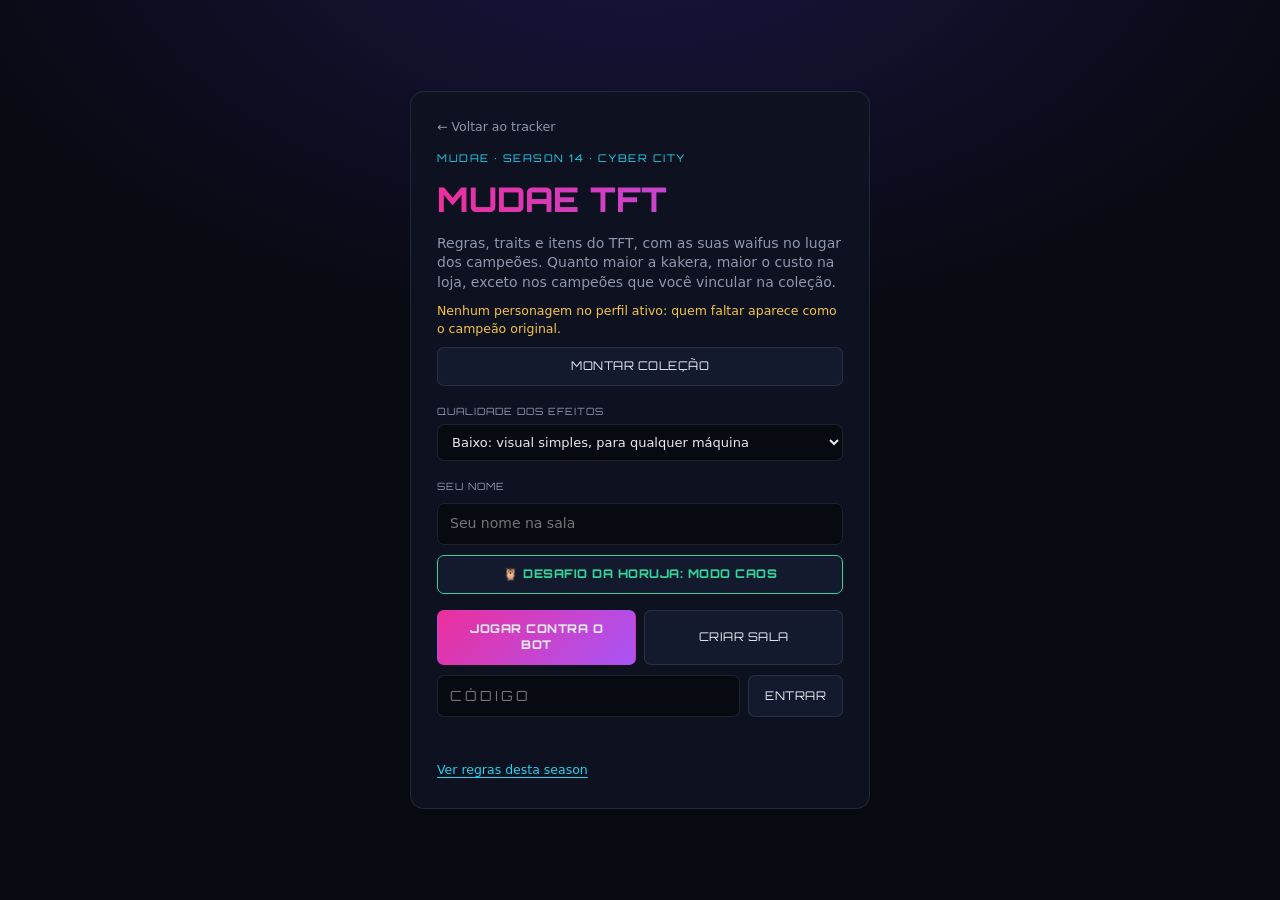
<file: tft.html>
<!DOCTYPE html>
<html lang="pt-BR">
<head>
<meta charset="UTF-8">
<meta name="viewport" content="width=device-width, initial-scale=1">
<!-- mesma política do index.html: as fotos do Mudae carregam sem referrer -->
<meta name="referrer" content="no-referrer">
<title>Mudae TFT</title>
<link rel="icon" type="image/webp" href="Mudae.webp">
<link rel="preconnect" href="https://fonts.googleapis.com">
<link rel="preconnect" href="https://fonts.gstatic.com" crossorigin>
<link href="https://fonts.googleapis.com/css2?family=Orbitron:wght@500;800&display=swap" rel="stylesheet">
<link rel="stylesheet" href="tft.css?v=16">
</head>
<!--
  Protótipo isolado: autobattler 1v1 com as waifus do tracker.
  Só depende de database.js (leitura dos personagens). Para descartar:
  apagar tft.html, tft.css, tft.js, tft-engine.js, tft-data.js, tft-collection.js, tft-fx.js, tft-augments.js, tft-augments-data.js, tft-chaos.js e o link
  "TFT (TESTE)" do index.html.
-->
<body>

<section id="lobby" class="lobby">
  <div class="lobby-box" id="lobbyBox">
    <a class="back-link" href="index.html">← Voltar ao tracker</a>
    <p class="kicker">MUDAE · <span id="seasonName"></span></p>
    <h1>MUDAE TFT</h1>
    <p class="lead">Regras, traits e itens do TFT, com as suas waifus no lugar dos campeões. Quanto maior a kakera, maior o custo na loja, exceto nos campeões que você vincular na coleção.</p>
    <p class="roster" id="rosterInfo">Lendo seus personagens…</p>
    <button class="btn" id="btnCollection">MONTAR COLEÇÃO</button>
    <div class="quality-box" id="qualityBox">
      <label class="field" for="qualitySelect">QUALIDADE DOS EFEITOS</label>
      <select id="qualitySelect">
        <option value="low">Baixo: visual simples, para qualquer máquina</option>
        <option value="high">Alto: cada golpe com seu efeito</option>
      </select>
      <label class="quality-check" id="fpsToggleBox"><input type="checkbox" id="fpsToggle"> Mostrar FPS na partida</label>
    </div>

    <label class="field" for="nameInput">SEU NOME</label>
    <input id="nameInput" maxlength="24" placeholder="Seu nome na sala" autocomplete="off">

    <button class="btn chaos-btn" id="btnChaos">🦉 DESAFIO DA HORUJA: MODO CAOS</button>
    <div class="lobby-actions">
      <button class="btn primary" id="btnBot">JOGAR CONTRA O BOT</button>
      <button class="btn" id="btnCreate">CRIAR SALA</button>
    </div>
    <div class="join-row">
      <input id="codeInput" maxlength="6" placeholder="CÓDIGO" autocomplete="off" spellcheck="false" aria-label="Código da sala">
      <button class="btn" id="btnJoin">ENTRAR</button>
    </div>
    <div class="room-box" id="roomBox" hidden>
      <div class="room-code">
        <span>CÓDIGO DA SALA</span>
        <strong id="roomCode">------</strong>
        <button class="btn small" id="btnCopy">COPIAR</button>
      </div>
      <div class="room-head"><b>Jogadores</b><span id="roomCount"></span></div>
      <ol class="room-players" id="roomPlayers"></ol>
      <div class="room-timer" id="roomTimer" role="status" hidden></div>
      <p class="room-hint" id="roomHint"></p>
      <div class="room-actions">
        <button class="btn primary" id="btnRoomReady">ESTOU PRONTO</button>
        <button class="btn" id="btnCancelRoom">SAIR DA SALA</button>
      </div>
    </div>
    <p class="status" id="lobbyStatus" role="status"></p>
    <button class="link-btn" data-open-rules>Ver regras desta season</button>
  </div>
</section>

<section id="collection" class="coll" hidden>
  <div class="coll-inner">
    <header class="coll-head">
      <button class="link-btn" id="collBack">← Voltar ao lobby</button>
      <h1>MONTAR COLEÇÃO</h1>
      <p class="lead">Escolha um campeão e o personagem do Mudae que vai aparecer no lugar dele. Quem ficar sem vínculo continua sorteado.</p>
      <div class="coll-summary">
        <b id="collCount"></b>
        <button class="btn small" id="collClear">LIMPAR VÍNCULOS</button>
      </div>
      <p class="status" id="collStatus" role="status"></p>
    </header>

    <div class="coll-filters">
      <input id="collSearch" placeholder="Buscar campeão" autocomplete="off" aria-label="Buscar campeão">
      <label class="coll-check"><input type="checkbox" id="collOnlyFree"> Só sem vínculo</label>
    </div>
    <div class="coll-traits" id="collTraits"></div>
    <div id="collGroups"></div>
    <p class="coll-empty" id="collEmpty" hidden>Nenhum campeão com esses filtros.</p>
  </div>

  <div class="coll-modal" id="collModal" hidden>
    <div class="coll-panel" role="dialog" aria-modal="true" aria-labelledby="collChampName">
      <button class="btn small coll-close" id="collClose">FECHAR</button>
      <div class="coll-champ" id="collChamp"></div>
      <div class="coll-picker">
        <h3>Personagem do Mudae</h3>
        <div class="coll-picker-filters">
          <input id="collCharSearch" placeholder="Nome ou série" autocomplete="off" aria-label="Buscar por nome ou série">
          <select id="collCharClaim" aria-label="Situação">
            <option value="">Todas as situações</option>
            <option value="claimed">No harém</option>
            <option value="unclaimed">Não reivindicados</option>
          </select>
          <select id="collCharCategory" aria-label="Categoria">
            <option value="">Todas as categorias</option>
            <option value="favoritos">Favoritos</option>
            <option value="estrelas">Estrelas</option>
            <option value="comuns">Comuns</option>
          </select>
          <select id="collCharGender" aria-label="Roleta">
            <option value="">Todas as roletas</option>
            <option value="wa">$wa</option>
            <option value="wg">$wg</option>
            <option value="ha">$ha</option>
            <option value="hg">$hg</option>
          </select>
        </div>
        <p class="coll-char-count" id="collCharCount"></p>
        <div class="coll-chars" id="collChars"></div>
      </div>
    </div>
  </div>
</section>

<section id="game" class="game" hidden>
  <header class="topline">
    <div class="player-chip you" id="chipYou"></div>
    <div class="round-box">
      <div class="round-label" id="roundLabel"></div>
      <div class="round-track" id="roundTrack"></div>
      <div class="timer"><span id="timerBar"></span></div>
    </div>
    <div class="player-chip rival" id="chipRival"></div>
  </header>

  <div class="field-area">
    <aside class="side left">
      <h2>TRAITS</h2>
      <div id="traitList" class="trait-list"></div>
      <h2>ITENS</h2>
      <div id="itemBench" class="item-bench"></div>
      <h2>AUMENTOS</h2>
      <div id="augList" class="aug-list"></div>
      <button class="link-btn" id="augReopen" hidden>Decidir aumento</button>
    </aside>

    <div class="center">
      <div class="board-wrap"><div class="board" id="board"></div></div>
      <div class="bench" id="bench"></div>
    </div>

    <aside class="side right">
      <h2>JOGADORES</h2>
      <div id="playerList" class="player-list"></div>
      <h2 id="rivalTraitsTitle"></h2>
      <div id="rivalTraits" class="trait-list"></div>
      <div id="enemyPanel" class="enemy-panel" hidden></div>
      <div id="matchPanel" class="match-panel">
        <h2>PARTIDA</h2>
        <ol id="logList" class="log-list"></ol>
      </div>
      <button class="link-btn" id="btnLastFight" hidden>📊 Gráficos da última luta</button>
      <button class="link-btn" data-open-rules>Regras</button>
      <button class="link-btn" id="btnQuit">Sair da partida</button>
    </aside>
  </div>

  <footer class="shop-bar" id="shopBar" data-drop="sell">
    <div class="shop-strip">
      <div class="level-box" id="levelBox" data-tip="info:xp"></div>
      <div class="odds" id="oddsBox" data-tip="info:odds"></div>
      <div class="money">
        <div class="gold" id="goldBox"></div>
        <div class="interest" id="interestBox" data-tip="info:interest"></div>
      </div>
      <div class="field-count" id="fieldCount"></div>
      <button type="button" class="lock-btn" id="btnLock"></button>
    </div>
    <div class="shop-body">
      <div class="eco-btns">
        <button type="button" class="eco-btn" id="btnXp"></button>
        <button type="button" class="eco-btn" id="btnReroll"></button>
      </div>
      <div class="shop" id="shop"></div>
      <button type="button" class="btn primary ready-btn" id="btnReady"></button>
    </div>
    <div class="sell-hint" id="sellHint" hidden></div>
  </footer>

  <div class="aug-pick" id="augPick" hidden></div>
  <div class="banner" id="banner" hidden></div>
  <div class="carousel" id="carousel" hidden></div>
  <div class="summary" id="summary" hidden></div>
</section>

<div class="fx-fps" id="fxFps" role="status" hidden></div>
<div class="end-screen" id="endScreen" hidden></div>
<div class="tip" id="tip" hidden></div>
<div class="toast" id="toast" role="status"></div>

<div class="rules" id="rulesModal" hidden>
  <div class="rules-box" role="dialog" aria-modal="true" aria-labelledby="rulesTitle">
    <button class="btn small rules-close" data-close-rules>FECHAR</button>
    <h2 id="rulesTitle">Regras · <span id="rulesSeason"></span></h2>
    <div id="rulesBody"></div>
  </div>
</div>

<script src="database.js?v=53"></script>
<script src="tft-data.js?v=1"></script>
<script src="tft-augments-data.js?v=1"></script>
<script src="tft-augments.js?v=1"></script>
<script src="tft-chaos.js?v=1"></script>
<script src="tft-engine.js?v=12"></script>
<script src="tft-fx.js?v=1"></script>
<script src="tft-collection.js?v=3"></script>
<script src="tft.js?v=16"></script>
</body>
</html>
</file>
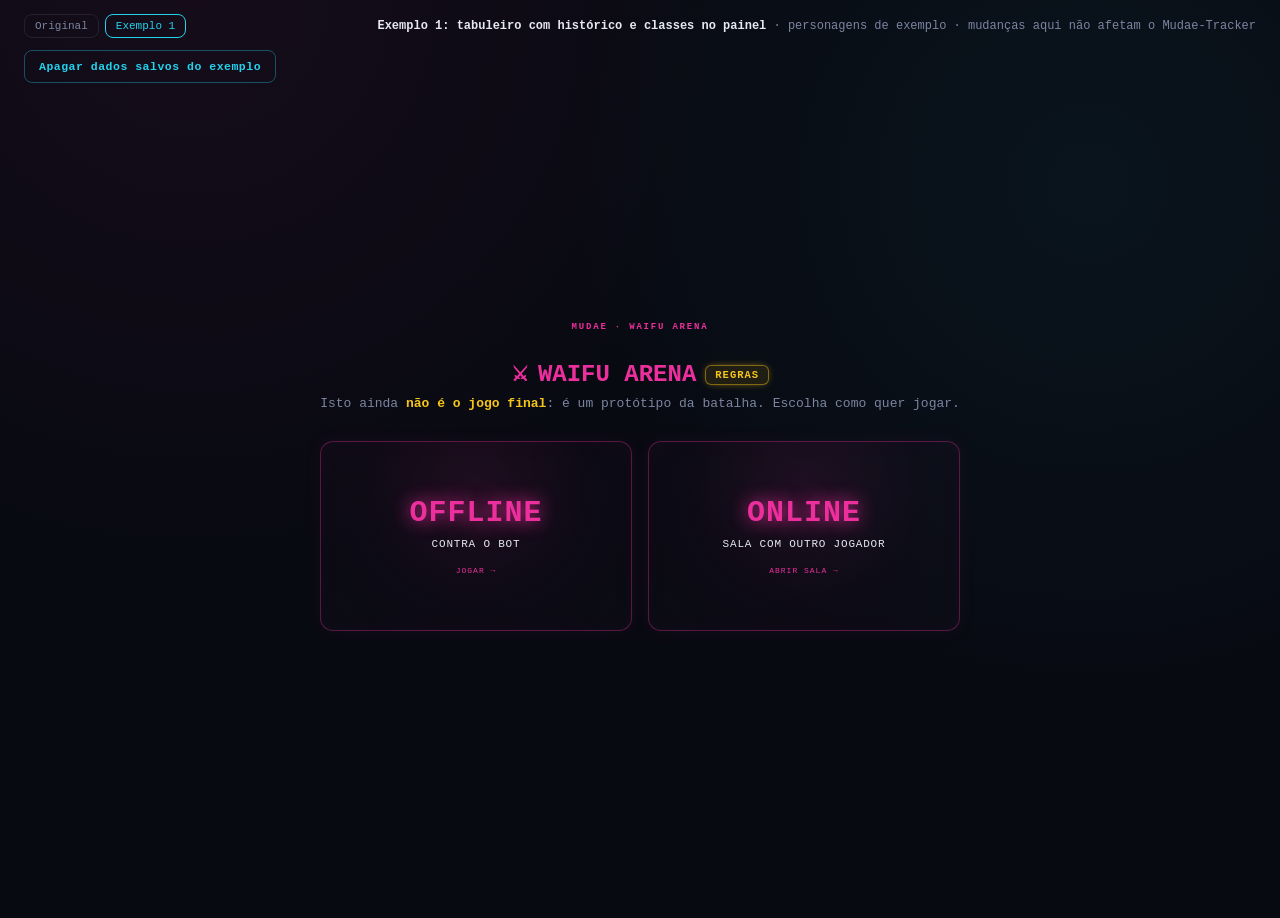
<file: exemplo-tabuleiro/exemplo-1.html>
<!DOCTYPE html>
<html lang="pt-BR">

<head>
    <meta charset="UTF-8" />
    <meta name="viewport" content="width=device-width, initial-scale=1.0" />
    <title>Waifu Arena — exemplo 1</title>
    <link rel="icon" type="image/webp" href="Mudae.webp" />
    <link rel="stylesheet" href="style.css" />
    <link rel="preconnect" href="https://fonts.googleapis.com" />
    <link rel="preconnect" href="https://fonts.gstatic.com" crossorigin />
    <link rel="stylesheet" href="https://fonts.googleapis.com/css2?family=Bangers&family=Cinzel:wght@700;900&family=Orbitron:wght@500;800&family=Press+Start+2P&family=Playfair+Display:ital,wght@1,900&family=Great+Vibes&family=UnifrakturMaguntia&family=Russo+One&family=Permanent+Marker&family=Mochiy+Pop+One&family=Creepster&family=Righteous&family=Kaushan+Script&display=swap" />
    <link rel="stylesheet" href="card-effects-tracker.css" />
    <link rel="stylesheet" href="waifuarena.css" />
    <link rel="stylesheet" href="waifuarena-battle.css" />
    
    <link rel="stylesheet" href="layout-1.css" />
    <!-- mesma política do tracker: as fotos do Mudae carregam sem referrer -->
    <meta name="referrer" content="no-referrer">
    <style>
        .demo-bar { display: flex; align-items: center; justify-content: space-between; gap: 12px; flex-wrap: wrap;
            max-width: 1680px; margin: 0 auto; padding: 14px 24px 0; color: var(--muted); font-size: 12px; }
        .demo-bar b { color: var(--text); }
            .demo-nav { display: flex; gap: 6px; flex-wrap: wrap; }
        .demo-nav a { padding: 5px 10px; border-radius: 8px; border: 1px solid var(--border); color: var(--muted); text-decoration: none; font-size: 11px; }
        .demo-nav a.on { color: var(--cyan); border-color: var(--cyan); }
    </style>
</head>

<!--
  Cópia do tabuleiro da Waifu Arena para testes (pasta exemplo-tabuleiro).
  - Personagens de exemplo em demo-tracker.js (no lugar do tracker).
  - Contra o bot funciona offline; o online usa a mesma sala (PeerJS) do tracker.
  - Mudanças aqui não afetam o Mudae-Tracker.
-->
<body data-layout="1">
    <div class="demo-bar">
        <nav class="demo-nav"><a href="index.html">Original</a><a href="exemplo-1.html" class="on">Exemplo 1</a></nav>
        <span><b>Exemplo 1: tabuleiro com histórico e classes no painel</b> · personagens de exemplo · mudanças aqui não afetam o Mudae-Tracker</span>
        <button type="button" class="pill cyan" id="demoReset">Apagar dados salvos do exemplo</button>
    </div>

    <main id="app" class="app-wide"></main>

    <script src="demo-tracker.js"></script>
    <script src="waifuarena.js"></script>
    <script src="waifuarena-battle.js"></script>
    <script src="card-effects.js"></script>
</body>

</html>
</file>
<file: style.css>
:root {
    --bg: #080a12;
    --bg-panel: #0d1120;
    --bg-panel-2: #0f1424;
    --border: rgba(148, 163, 184, 0.14);
    --border-soft: rgba(148, 163, 184, 0.08);
    --text: #e6e9f2;
    --muted: #7c85a0;
    --muted-2: #545c74;

    --pink: #ec2f9c;
    --pink-soft: rgba(236, 47, 156, 0.12);
    --cyan: #22d3ee;
    --cyan-soft: rgba(34, 211, 238, 0.12);
    --purple: #a855f7;
    --purple-soft: rgba(168, 85, 247, 0.12);
    --yellow: #f5c518;
    --yellow-soft: rgba(245, 197, 24, 0.12);
    --green: #34d399;
    --green-soft: rgba(52, 211, 153, 0.12);

    --mono: 'JetBrains Mono', monospace;
    --sans: 'Inter', sans-serif;
}

* {
    box-sizing: border-box;
}

/* ============ SCROLLBAR (padrão neon da página) ============ */
* {
    scrollbar-width: thin;
    scrollbar-color: rgba(34, 211, 238, 0.35) rgba(255, 255, 255, 0.03);
}

*::-webkit-scrollbar {
    width: 10px;
    height: 10px;
}

*::-webkit-scrollbar-track {
    background: rgba(255, 255, 255, 0.03);
}

*::-webkit-scrollbar-thumb {
    background: rgba(34, 211, 238, 0.3);
    border: 2px solid transparent;
    background-clip: padding-box;
    border-radius: 20px;
}

*::-webkit-scrollbar-thumb:hover {
    background: rgba(34, 211, 238, 0.55);
    border: 2px solid transparent;
    background-clip: padding-box;
}

html,
body {
    margin: 0;
    background: var(--bg);
    color: var(--text);
    font-family: var(--mono);
    min-height: 100vh;
}

body {
    background-image:
        radial-gradient(circle at 15% 0%, rgba(236, 47, 156, 0.06), transparent 40%),
        radial-gradient(circle at 85% 20%, rgba(34, 211, 238, 0.05), transparent 40%);
}

/* ============ TOPBAR ============ */
.topbar {
    display: flex;
    align-items: center;
    justify-content: space-between;
    padding: 14px 28px;
    border-bottom: 1px solid var(--border);
    background: rgba(10, 13, 24, 0.85);
    backdrop-filter: blur(6px);
    position: sticky;
    top: 0;
    z-index: 50;
    flex-wrap: wrap;
    gap: 12px;
}

.brand {
    display: flex;
    align-items: center;
    gap: 8px;
    font-weight: 800;
    letter-spacing: 1px;
    color: var(--cyan);
    font-size: 15px;
}

.brand-icon {
    font-size: 16px;
}

.tabs {
    display: flex;
    gap: 6px;
    background: rgba(255, 255, 255, 0.02);
    border: 1px solid var(--border-soft);
    border-radius: 8px;
    padding: 4px;
}

.tab-btn {
    display: flex;
    align-items: center;
    gap: 6px;
    background: transparent;
    border: none;
    color: var(--muted);
    font-family: var(--mono);
    font-size: 12px;
    font-weight: 600;
    letter-spacing: 0.5px;
    padding: 8px 14px;
    border-radius: 6px;
    cursor: pointer;
    transition: all .15s ease;
}

.tab-btn:hover {
    color: var(--text);
}

.tab-btn.active {
    background: rgba(34, 211, 238, 0.1);
    color: var(--cyan);
    border: 1px solid rgba(34, 211, 238, 0.35);
}

.tab-ico {
    font-size: 12px;
}

.server-badge {
    display: flex;
    align-items: center;
    gap: 6px;
    font-size: 12px;
    color: var(--muted);
}

.dot {
    width: 7px;
    height: 7px;
    border-radius: 50%;
    background: var(--green);
    box-shadow: 0 0 8px var(--green);
    display: inline-block;
}

/* ============ LAYOUT ============ */
#app {
    max-width: 1080px;
    margin: 0 auto;
    padding: 28px 20px 60px;
    transition: max-width .2s ease;
}

/* Quando "AGRUPAR POR SÉRIE" está ativo, o app ganha mais largura para que
   as séries com poucos personagens não fiquem espremidas em colunas estreitas. */
#app.app-wide {
    max-width: 1680px;
}

.view {
    display: none;
    animation: fadeIn .25s ease;
}

.view.active {
    display: block;
}

@keyframes fadeIn {
    from {
        opacity: 0;
        transform: translateY(4px);
    }

    to {
        opacity: 1;
        transform: translateY(0);
    }
}

.page-head {
    margin-bottom: 24px;
}

.page-head.split {
    display: flex;
    justify-content: space-between;
    align-items: flex-end;
    flex-wrap: wrap;
    gap: 14px;
}

.page-head h1 {
    font-size: 22px;
    letter-spacing: 1px;
    margin: 0 0 6px;
    color: var(--cyan);
    display: flex;
    align-items: center;
    gap: 10px;
}

.page-head h1.pink-title,
.pink-title {
    color: var(--pink);
}

.page-icon {
    font-size: 20px;
}

.subtitle {
    color: var(--muted);
    font-size: 13px;
    margin: 0;
}

/* ============ PANELS / FIELDS ============ */
.panel {
    background: var(--bg-panel);
    border: 1px solid var(--border);
    border-radius: 12px;
    padding: 22px;
    margin-bottom: 20px;
}

.panel-title {
    display: flex;
    align-items: center;
    gap: 10px;
    font-size: 13px;
    font-weight: 700;
    letter-spacing: 1px;
    margin-bottom: 18px;
    color: var(--text);
}

.bar {
    width: 4px;
    height: 16px;
    border-radius: 2px;
    display: inline-block;
}

.bar.cyan {
    background: var(--cyan);
    box-shadow: 0 0 6px var(--cyan);
}

.bar.purple {
    background: var(--purple);
    box-shadow: 0 0 6px var(--purple);
}

.bar.yellow {
    background: var(--yellow);
    box-shadow: 0 0 6px var(--yellow);
}

.bar.pink {
    background: var(--pink);
    box-shadow: 0 0 6px var(--pink);
}

.bar.green {
    background: var(--green);
    box-shadow: 0 0 6px var(--green);
}

.grid-2 {
    display: grid;
    grid-template-columns: 1fr 1fr;
    gap: 16px;
}

.grid-3 {
    display: grid;
    grid-template-columns: 1fr 1fr 1fr;
    gap: 16px;
}

.grid-4 {
    display: grid;
    grid-template-columns: repeat(4, 1fr);
    gap: 16px;
}

.field label {
    display: block;
    font-size: 10.5px;
    letter-spacing: 0.8px;
    color: var(--muted);
    margin-bottom: 7px;
    font-weight: 600;
}

.field input,
.field select,
select#mCategory {
    width: 100%;
    background: var(--bg-panel-2);
    border: 1px solid var(--border);
    border-radius: 8px;
    padding: 10px 12px;
    color: var(--text);
    font-family: var(--mono);
    font-size: 13px;
    outline: none;
    transition: border-color .15s ease;
}

.field input:focus,
.field select:focus {
    border-color: var(--cyan);
}

.stat-row {
    margin-top: 20px;
}

.stat-box {
    background: rgba(168, 85, 247, 0.06);
    border: 1px solid rgba(168, 85, 247, 0.25);
    border-radius: 10px;
    padding: 16px;
    text-align: center;
}

.stat-value {
    font-size: 24px;
    font-weight: 800;
    color: var(--purple);
    margin-bottom: 4px;
}

.stat-label {
    font-size: 12px;
    color: var(--text);
    font-weight: 600;
}

.stat-sub {
    font-size: 10.5px;
    color: var(--muted);
    margin-top: 2px;
}

.info-box {
    display: flex;
    gap: 10px;
    align-items: flex-start;
    background: rgba(34, 211, 238, 0.05);
    border: 1px solid rgba(34, 211, 238, 0.2);
    border-radius: 10px;
    padding: 14px 16px;
    color: var(--muted);
    font-size: 12.5px;
    line-height: 1.6;
}

.info-ico {
    color: var(--cyan);
    font-size: 14px;
}

.info-box b {
    color: var(--cyan);
}

/* ============ PERSONAGENS ============ */
.pill-row {
    display: flex;
    gap: 8px;
    flex-wrap: wrap;
}

.pill {
    border-radius: 8px;
    border: 1px solid var(--border);
    background: transparent;
    padding: 9px 14px;
    font-family: var(--mono);
    font-size: 11.5px;
    font-weight: 700;
    letter-spacing: .5px;
    cursor: pointer;
}

.pill.pink {
    color: var(--pink);
    border-color: rgba(236, 47, 156, 0.35);
}

.pill.yellow {
    color: var(--yellow);
    border-color: rgba(245, 197, 24, 0.35);
}

.pill.cyan {
    color: var(--cyan);
    border-color: rgba(34, 211, 238, 0.35);
}

.pill.green {
    color: var(--green);
    border-color: rgba(52, 211, 153, 0.35);
}

.pill.red {
    color: #ff5c7a;
    border-color: rgba(255, 92, 122, 0.35);
}

.pill.red:hover {
    background: rgba(255, 92, 122, 0.08);
}

.pill.purple {
    color: var(--purple);
    border-color: rgba(124, 58, 237, 0.4);
}

.pill.purple:hover {
    background: rgba(124, 58, 237, 0.08);
}

.pill.blue {
    color: #3b82f6;
    border-color: rgba(59, 130, 246, 0.4);
}

.pill.blue:hover,
.pill.blue:focus-visible {
    background: rgba(59, 130, 246, 0.08);
}

.pill.is-active {
    background: rgba(52, 211, 153, 0.12);
    box-shadow: inset 0 0 0 1px currentColor;
}

/* ============ PERFIS ============ */
.profile-actions-row {
    margin-top: 2px;
}

.profile-compare-toggle-wrap {
    display: flex;
    align-items: center;
    gap: 14px;
    flex-wrap: wrap;
}

.profile-compare-hint {
    margin: 0;
}

.profile-row-active td {
    background: rgba(52, 211, 153, 0.06);
}

.profile-active-tag {
    display: inline-block;
    margin-left: 6px;
    padding: 1px 7px;
    border-radius: 6px;
    font-size: 9.5px;
    font-weight: 700;
    letter-spacing: .5px;
    color: var(--green);
    border: 1px solid rgba(52, 211, 153, 0.35);
    vertical-align: middle;
}

.char-group {
    margin-bottom: 20px;
}

.group-head {
    display: flex;
    align-items: center;
    justify-content: space-between;
    cursor: pointer;
    padding: 14px 4px;
    user-select: none;
}

.group-head-left {
    display: flex;
    align-items: center;
    gap: 10px;
    font-weight: 700;
    font-size: 14px;
    letter-spacing: .5px;
}

.group-count {
    font-size: 11px;
    border-radius: 20px;
    padding: 1px 9px;
    background: rgba(255, 255, 255, 0.06);
}

.group-chevron {
    color: var(--muted);
    transition: transform .2s ease;
}

.char-group.collapsed .group-chevron {
    transform: rotate(-90deg);
}

.char-group.collapsed .group-body {
    display: none;
}

.group-body {
    display: flex;
    flex-direction: column;
    gap: 14px;
}

/* ---- Agrupamento por série (dentro de Favoritos/Estrelas e Comuns) ---- */
.group-body.grouped-by-series {
    display: flex;
    flex-direction: column;
    gap: 10px;
}

/* Especificidade explícita: sem isto, a regra de grade de
   "#charGroups.view-grid .group-body" (mais específica por ter ID) venceria
   e colocaria as PRÓPRIAS séries lado a lado num grid de 5 colunas — cada
   série virando uma coluna estreitíssima em vez de ocupar a linha inteira.

   No modo grade, as séries ficam em duas colunas fixas (cada uma com sua
   própria grade interna de personagens), inspirado no modelo de referência
   do usuário. */
#charGroups.view-grid .group-body.grouped-by-series {
    display: grid;
    grid-template-columns: repeat(2, minmax(0, 1fr));
    align-items: stretch;
    gap: 18px;
}

@media (max-width: 900px) {
    #charGroups.view-grid .group-body.grouped-by-series {
        grid-template-columns: 1fr;
    }
}

.series-group {
    --series-rgb: 148, 163, 184;
    position: relative;
    display: flex;
    flex-direction: column;
    border: 1px solid var(--border-soft);
    border-radius: 10px;
    background:
        linear-gradient(180deg, rgba(var(--series-rgb), 0.10), rgba(var(--series-rgb), 0) 60%),
        rgba(255, 255, 255, 0.012);
    overflow: hidden;
}

/* Neon suave por grupo: cada série ganha uma cor própria (guardada em
   --series-rgb) que alimenta o contorno, o brilho, o wash de fundo, o
   ponto antes do título e a linha do cabeçalho — alternando entre as
   cores já usadas no resto do sistema (favoritos, estrelas, torre etc.). */
.series-group:nth-of-type(5n+1) {
    --series-rgb: 34, 211, 238; /* cyan */
}

.series-group:nth-of-type(5n+2) {
    --series-rgb: 168, 85, 247; /* purple */
}

.series-group:nth-of-type(5n+3) {
    --series-rgb: 236, 47, 156; /* pink */
}

.series-group:nth-of-type(5n+4) {
    --series-rgb: 245, 197, 24; /* yellow */
}

.series-group:nth-of-type(5n+5) {
    --series-rgb: 52, 211, 153; /* green */
}

.series-group {
    border-color: rgba(var(--series-rgb), 0.35);
    box-shadow: 0 0 16px -9px rgb(var(--series-rgb));
}

.series-head {
    display: flex;
    align-items: center;
    justify-content: space-between;
    gap: 10px;
    padding: 10px 12px;
    border-bottom: 1px solid rgba(var(--series-rgb), 0.16);
}

.series-title {
    display: flex;
    align-items: center;
    gap: 8px;
    font-weight: 700;
    font-size: 11.5px;
    letter-spacing: .4px;
    color: var(--text);
    overflow: hidden;
    text-overflow: ellipsis;
    white-space: nowrap;
}

.series-title::before {
    content: "";
    width: 6px;
    height: 6px;
    flex-shrink: 0;
    border-radius: 50%;
    background: rgb(var(--series-rgb));
    box-shadow: 0 0 6px rgb(var(--series-rgb));
}

.series-count {
    flex-shrink: 0;
    font-size: 10px;
    border-radius: 20px;
    padding: 1px 8px;
    background: rgba(var(--series-rgb), 0.14);
    color: var(--text);
}

.series-body {
    display: flex;
    flex-direction: column;
    gap: 14px;
    padding: 12px;
}

/* Flex-wrap centralizado: os personagens de cada série ficam centrados na
   coluna (não esticados), inclusive quando a última linha não fecha com
   os mesmos da linha de cima. */
#charGroups.view-grid .group-body.grouped-by-series .series-body {
    display: flex;
    flex: 1;
    flex-flow: row wrap;
    justify-content: center;
    align-content: center;
    gap: 14px;
}

#charGroups.view-grid .group-body.grouped-by-series .series-body .char-card {
    flex: 0 1 170px;
    width: 170px;
}

.char-card {
    border-radius: 12px 12px 12px 0px;
    padding: 18px;
    background: var(--bg-panel);
    border: 1.5px solid #94a3b824;
    border-left: 5px solid #94a3b824;
    display: flex;
    gap: 16px;
    align-items: center;
    position: relative;
}

/* Borda lateral: cinza por padrão; o embed color ($ec) do personagem,
   quando existe, pinta só a faixa da esquerda (via --embed-color no card).
   O contorno do resto da carta continua neutro. */
.char-card.has-embed-color {
    border-left-color: var(--embed-color);
}

/* ---- Indicador de OP investido: só um ícone ao lado das chaves ----
   Sempre presente no HTML e exibido pela classe op-has-buff do card,
   que o modal OP alterna ao salvar sem precisar redesenhar a lista. */
.tag.op-spent,
.compact-op {
    display: none;
}

.char-card.op-has-buff .tag.op-spent {
    display: inline;
}

.char-photo {
    width: 100px;
    height: 100px;
    border-radius: 8px;
    border: 1px dashed var(--border);
    display: flex;
    flex-direction: column;
    align-items: center;
    justify-content: center;
    color: var(--muted-2);
    font-size: 10px;
    gap: 4px;
    flex-shrink: 0;
}

.char-info {
    flex: 1;
    min-width: 0;
}

.char-name {
    font-size: 15px;
    font-weight: 700;
    margin-bottom: 2px;
}

.char-cat-icon {
    margin-right: 2px;
}

.char-card.cat-favoritos .char-name {
    color: var(--pink);
}

.char-card.cat-estrelas .char-name {
    color: var(--yellow);
}

.char-card.cat-comuns .char-name {
    color: var(--cyan);
}

.char-series {
    color: var(--muted);
    font-size: 12.5px;
    margin-bottom: 10px;
}

.char-tags {
    display: flex;
    gap: 8px;
    flex-wrap: wrap;
    margin-bottom: 12px;
    align-items: center;
}

.tag {
    font-size: 11px;
    padding: 3px 9px;
    border-radius: 6px;
    font-weight: 700;
}

.tag.buff {
    background: var(--purple-soft);
    color: var(--purple);
}

.tag.kakera {
    background: var(--yellow-soft);
    color: var(--yellow);
}

.tag.age {
    color: var(--muted);
    font-weight: 400;
}

.tag.keys {
    background: var(--cyan-soft);
    color: var(--cyan);
}

.tag.op-spent {
    background: var(--purple-soft);
    color: var(--purple);
}

.chance-row {
    display: grid;
    grid-template-columns: repeat(3, 1fr);
    gap: 10px;
    max-width: 420px;
}

.chance-box {
    background: var(--bg-panel-2);
    border: 1px solid var(--border-soft);
    border-radius: 8px;
    padding: 8px 10px;
    text-align: center;
}

.chance-box .lbl {
    font-size: 10px;
    color: var(--muted);
    margin-bottom: 3px;
    letter-spacing: .5px;
}

.chance-box .val {
    font-size: 15px;
    font-weight: 800;
}

.chance-low {
    color: var(--muted);
}

.chance-mid {
    color: var(--yellow);
}

.chance-high {
    color: var(--green);
}

.char-actions {
    display: flex;
    flex-direction: column;
    gap: 8px;
    position: absolute;
    top: 14px;
    right: 14px;
}

.icon-btn {
    background: transparent;
    border: 1px solid var(--border);
    color: var(--muted);
    border-radius: 6px;
    width: 26px;
    height: 26px;
    cursor: pointer;
    font-size: 12px;
    display: flex;
    align-items: center;
    justify-content: center;
}

.icon-btn:hover {
    color: var(--pink);
    border-color: var(--pink);
}

.icon-btn.op-btn {
    width: auto;
    min-width: 26px;
    padding: 0 6px;
    font-size: 10px;
    font-weight: 800;
    letter-spacing: .3px;
    color: var(--purple);
    border-color: var(--purple);
}

.icon-btn.op-btn:hover {
    background: var(--purple);
    color: #fff;
}

.icon-btn.move-btn {
    color: var(--cyan);
    border-color: rgba(34, 211, 238, 0.35);
}

.icon-btn.move-btn:hover {
    background: var(--cyan);
    color: #06202a;
}

.add-char-btn {
    width: 100%;
    background: transparent;
    border: 1px dashed var(--border);
    border-radius: 10px;
    padding: 14px;
    color: var(--muted);
    font-family: var(--mono);
    font-size: 12.5px;
    font-weight: 600;
    letter-spacing: .5px;
    cursor: pointer;
    margin-top: 14px;
}

.add-char-btn:hover {
    color: var(--cyan);
    border-color: var(--cyan);
}

/* ============ ANÁLISE ============ */
.kpi-row {
    margin-bottom: 20px;
}

.kpi-box {
    background: var(--bg-panel);
    border: 1px solid var(--border);
    border-radius: 12px;
    padding: 18px;
}

.kpi-ico {
    font-size: 16px;
    margin-bottom: 10px;
}

.kpi-ico.cyan {
    color: var(--cyan);
}

.kpi-ico.yellow {
    color: var(--yellow);
}

.kpi-ico.green {
    color: var(--green);
}

.kpi-ico.purple {
    color: var(--purple);
}

.kpi-value {
    font-size: 24px;
    font-weight: 800;
    margin-bottom: 4px;
}

.kpi-value.cyan {
    color: var(--cyan);
}

.kpi-value.yellow {
    color: var(--yellow);
}

.kpi-value.green {
    color: var(--green);
}

.kpi-value.purple {
    color: var(--purple);
}

.kpi-ico.pink {
    color: var(--pink);
}

.kpi-value.pink {
    color: var(--pink);
}

.kpi-label {
    font-size: 10.5px;
    color: var(--muted);
    letter-spacing: .5px;
}

.chart-wrap {
    width: 100%;
    overflow-x: auto;
}

.chart-wrap svg {
    width: 100%;
    height: auto;
    display: block;
}

.legend {
    display: flex;
    gap: 20px;
    justify-content: center;
    margin-top: 14px;
    flex-wrap: wrap;
}

.legend span {
    display: flex;
    align-items: center;
    gap: 6px;
    font-size: 12px;
    color: var(--muted);
}

.dotc {
    width: 9px;
    height: 9px;
    border-radius: 50%;
    display: inline-block;
}

.dotc.cyan {
    background: var(--cyan);
}

.dotc.purple {
    background: var(--purple);
}

.dotc.pink {
    background: var(--pink);
}

.summary-table {
    width: 100%;
    border-collapse: collapse;
    font-size: 13px;
}

.summary-table th {
    text-align: left;
    color: var(--muted);
    font-size: 10.5px;
    letter-spacing: .5px;
    padding: 10px 8px;
    border-bottom: 1px solid var(--border);
}

.summary-table td {
    padding: 14px 8px;
    border-bottom: 1px solid var(--border-soft);
}

.summary-table tr:last-child td {
    border-bottom: none;
}

.th-sort-btn {
    display: inline-flex;
    align-items: center;
    gap: 5px;
    background: none;
    border: none;
    padding: 0;
    margin: 0;
    color: var(--muted);
    font-family: var(--mono);
    font-size: 10.5px;
    letter-spacing: .5px;
    font-weight: 600;
    cursor: pointer;
    transition: color .15s ease;
}

.th-sort-btn:hover {
    color: var(--text);
}

.th-sort-btn.is-active {
    color: var(--cyan);
}

.th-sort-btn .sort-ico {
    font-size: 11px;
    opacity: .6;
}

.th-sort-btn.is-active .sort-ico {
    opacity: 1;
}

.chart-subtitle {
    margin-top: -6px;
    margin-bottom: 14px;
}

.cat-label {
    display: flex;
    align-items: center;
    gap: 7px;
    font-weight: 700;
}

.cat-label.favoritos {
    color: var(--pink);
}

.cat-label.estrelas {
    color: var(--yellow);
}

.cat-label.comuns {
    color: var(--cyan);
}

.kakera-val {
    color: var(--yellow);
    font-weight: 700;
}

.chance-val {
    font-weight: 700;
}

/* ============ FOOTER ============ */
.footer {
    text-align: center;
    padding: 20px;
    color: var(--muted-2);
    font-size: 10.5px;
    letter-spacing: .5px;
    border-top: 1px solid var(--border-soft);
}

/* ============ MODAL ============ */
.modal-overlay {
    display: none;
    position: fixed;
    inset: 0;
    background: rgba(4, 6, 12, 0.7);
    backdrop-filter: blur(3px);
    align-items: center;
    justify-content: center;
    padding: 32px 16px;
    overflow-y: auto;
    z-index: 100;
}

.modal-overlay.active {
    display: flex;
}

.modal {
    width: 420px;
    max-width: calc(100vw - 32px);
    max-height: 100%;
    overflow-y: auto;
    background: var(--bg-panel);
    border: 1px solid rgba(236, 47, 156, 0.4);
    box-shadow: 0 0 40px rgba(236, 47, 156, 0.15);
    border-radius: 14px;
    padding: 24px;
    margin: auto;
}

.modal-head {
    display: flex;
    justify-content: space-between;
    align-items: center;
    margin-bottom: 18px;
}

.modal-head h2 {
    font-size: 16px;
    color: var(--pink);
    margin: 0;
}

.modal-x {
    background: transparent;
    border: none;
    color: var(--muted);
    font-size: 16px;
    cursor: pointer;
}

.modal .field {
    margin-bottom: 14px;
}

.embed-color-row {
    display: flex;
    align-items: center;
    gap: 8px;
}

.field .embed-color-row input[type="color"] {
    flex: 0 0 42px;
    width: 42px;
    height: 40px;
    padding: 3px;
    cursor: pointer;
}

.field .embed-color-row input[type="color"].is-empty {
    opacity: 0.35;
}

.field .embed-color-row input[type="text"] {
    flex: 1 1 auto;
    min-width: 0;
}

.field .embed-color-row input[type="text"].invalid {
    border-color: var(--pink);
}

.embed-color-clear {
    flex: 0 0 40px;
    height: 40px;
    background: var(--bg-panel-2);
    border: 1px solid var(--border);
    border-radius: 8px;
    color: var(--muted);
    cursor: pointer;
    transition: border-color .15s ease, color .15s ease;
}

.embed-color-clear:hover {
    border-color: var(--pink);
    color: var(--pink);
}

.ec-export-group-label {
    display: flex;
    align-items: center;
    gap: 8px;
    margin-top: 14px;
}

.ec-export-swatch {
    width: 14px;
    height: 14px;
    border-radius: 4px;
    border: 1px solid var(--border);
    flex-shrink: 0;
}

.embed-color-row.is-locked {
    opacity: 0.4;
}

.embed-color-row.is-locked input,
.embed-color-row.is-locked .embed-color-clear {
    cursor: not-allowed;
}

/* Sugestões de $ec calculadas a partir da foto */
.ec-suggestions {
    display: flex;
    flex-direction: column;
    gap: 6px;
    margin-top: 8px;
}

.ec-suggestions.is-locked {
    opacity: 0.4;
    pointer-events: none;
}

.ec-suggestion-group {
    display: flex;
    align-items: center;
    flex-wrap: wrap;
    gap: 6px;
}

.ec-suggestion-label {
    flex: 0 0 88px;
    font-size: 10px;
    letter-spacing: .06em;
    color: var(--muted);
}

.ec-suggestion-chip {
    width: 26px;
    height: 26px;
    padding: 0;
    border-radius: 6px;
    border: 2px solid rgba(255, 255, 255, 0.12);
    cursor: pointer;
    transition: transform .12s ease, border-color .12s ease, box-shadow .12s ease;
}

.ec-suggestion-chip:hover {
    transform: translateY(-1px);
    border-color: rgba(255, 255, 255, 0.5);
}

.ec-suggestion-chip.active {
    border-color: #fff;
    box-shadow: 0 0 0 2px var(--pink);
}

.ec-suggestion-status {
    font-size: 11px;
    color: var(--muted);
}

.kakera-base-hint {
    margin: 6px 0 0;
    font-size: 11px;
    color: var(--muted);
}

.kakera-base-hint strong {
    color: var(--yellow);
}

.embed-color-hint {
    margin: 6px 0 0;
    font-size: 11px;
    color: var(--muted);
}

.btn-add {
    width: 100%;
    background: linear-gradient(135deg, var(--pink), #b0209e);
    border: none;
    border-radius: 10px;
    padding: 13px;
    color: white;
    font-family: var(--mono);
    font-weight: 800;
    letter-spacing: 1px;
    font-size: 13px;
    cursor: pointer;
    margin-top: 4px;
}

.help-btn {
    position: fixed;
    bottom: 24px;
    right: 24px;
    width: 40px;
    height: 40px;
    border-radius: 50%;
    background: var(--bg-panel);
    border: 1px solid var(--border);
    color: var(--muted);
    font-weight: 700;
    cursor: pointer;
    z-index: 40;
}

/* ============ TOOLBAR DE FILTROS (PERSONAGENS) ============ */
.chars-toolbar {
    padding: 18px 20px;
    margin-bottom: 20px;
}

.toolbar-row {
    display: flex;
    gap: 14px;
    flex-wrap: wrap;
    align-items: flex-end;
}

.toolbar-row:not(:last-child) {
    margin-bottom: 14px;
}

.toolbar-field {
    flex: 1;
    min-width: 130px;
    margin-bottom: 0;
}

.toolbar-genders {
    flex: 2;
    min-width: 240px;
}

.toolbar-categories {
    flex: 2;
    min-width: 260px;
}

.toolbar-genders .gender-row .gender-btn {
    min-width: 56px;
    padding: 8px 6px;
    font-size: 11px;
}

.btn-clear-filters {
    background: transparent;
    border: 1px solid var(--border);
    color: var(--muted);
    border-radius: 8px;
    padding: 10px 16px;
    font-family: var(--mono);
    font-size: 11px;
    font-weight: 700;
    letter-spacing: .5px;
    cursor: pointer;
    white-space: nowrap;
    height: fit-content;
}

.btn-clear-filters:hover {
    color: var(--text);
    border-color: var(--text);
}


.view-controls {
    display: flex;
    align-items: flex-end;
    gap: 10px;
    height: fit-content;
}

.grid-details-control {
    display: flex;
    align-items: center;
    gap: 8px;
    min-height: 42px;
    padding: 4px 10px;
    background: rgba(255, 255, 255, 0.02);
    border: 1px solid var(--border-soft);
    border-radius: 8px;
    cursor: pointer;
    user-select: none;
}

.grid-details-control[hidden] {
    display: none;
}

.grid-details-label {
    color: var(--muted);
    font-size: 9.5px;
    font-weight: 700;
    letter-spacing: .6px;
}

.grid-details-control input {
    position: absolute;
    width: 1px;
    height: 1px;
    opacity: 0;
    pointer-events: auto;
}

.switch-track {
    position: relative;
    display: inline-block;
    width: 34px;
    height: 18px;
    border-radius: 999px;
    background: rgba(148, 163, 184, 0.22);
    border: 1px solid var(--border);
    transition: background .18s ease, border-color .18s ease;
}

.switch-thumb {
    position: absolute;
    top: 2px;
    left: 2px;
    width: 12px;
    height: 12px;
    border-radius: 50%;
    background: var(--muted);
    transition: transform .18s ease, background .18s ease;
}

.grid-details-control input:checked + .switch-track {
    background: rgba(34, 211, 238, 0.18);
    border-color: var(--cyan);
}

.grid-details-control input:checked + .switch-track .switch-thumb {
    transform: translateX(16px);
    background: var(--cyan);
    box-shadow: 0 0 7px rgba(34, 211, 238, 0.65);
}

.view-toggle {
    display: flex;
    gap: 4px;
    background: rgba(255, 255, 255, 0.02);
    border: 1px solid var(--border-soft);
    border-radius: 8px;
    padding: 4px;
    height: fit-content;
}

.view-toggle-btn {
    background: transparent;
    border: none;
    color: var(--muted);
    padding: 9px 13px;
    border-radius: 6px;
    cursor: pointer;
    font-size: 14px;
    line-height: 1;
    transition: all .15s ease;
}

.view-toggle-btn:hover {
    color: var(--text);
}

.view-toggle-btn.active {
    background: rgba(34, 211, 238, 0.1);
    color: var(--cyan);
    border: 1px solid rgba(34, 211, 238, 0.35);
}

.group-empty {
    color: var(--muted);
    font-size: 12px;
    padding: 16px 4px;
    text-align: center;
    border: 1px dashed var(--border-soft);
    border-radius: 10px;
    margin-bottom: 14px;
}

/* ---- Modo grade ---- */
#charGroups.view-grid .group-body {
    display: grid;
    grid-template-columns: repeat(5, minmax(0, 1fr));
    gap: 14px;
}

@media (max-width: 1400px) {
    #charGroups.view-grid .group-body {
        grid-template-columns: repeat(4, minmax(0, 1fr));
    }
}

@media (max-width: 1100px) {
    #charGroups.view-grid .group-body {
        grid-template-columns: repeat(3, minmax(0, 1fr));
    }
}

@media (max-width: 820px) {
    #charGroups.view-grid .group-body {
        grid-template-columns: repeat(2, minmax(0, 1fr));
    }
}

#charGroups.view-grid .group-body .add-char-btn {
    grid-column: 1 / -1;
    margin-top: 0;
}

#charGroups.view-grid .char-card {
    flex-direction: column;
    align-items: stretch;
    padding: 10px;
    gap: 10px;
}

#charGroups.view-grid .char-photo {
    width: 100%;
    height: 150px;
    border-radius: 8px;
}

#charGroups.view-grid .char-info {
    text-align: left;
}

#charGroups.view-grid .char-name {
    font-size: 13px;
    white-space: nowrap;
    overflow: hidden;
    text-overflow: ellipsis;
}

#charGroups.view-grid .char-series {
    font-size: 11px;
    margin-bottom: 8px;
    white-space: nowrap;
    overflow: hidden;
    text-overflow: ellipsis;
}

#charGroups.view-grid .chance-row {
    max-width: none;
    gap: 6px;
}

#charGroups.view-grid .chance-box {
    padding: 5px 4px;
}

#charGroups.view-grid .chance-box .lbl {
    font-size: 8.5px;
}

#charGroups.view-grid .chance-box .val {
    font-size: 12px;
}

#charGroups.view-grid .tag.age {
    display: none;
}

#charGroups.view-grid .char-actions {
    position: static;
    flex-direction: row;
    justify-content: flex-end;
    margin-top: 2px;
}


/* ---- Grade visual: imagem em evidência, somente nome e kakera ---- */
#charGroups.view-grid.grid-compact .char-card {
    padding: 8px;
    gap: 8px;
    overflow: hidden;
}

#charGroups.view-grid.grid-compact .char-photo {
    height: 260px;
    border-radius: 10px;
}

#charGroups.view-grid.grid-compact .char-info {
    display: flex;
    flex-direction: column;
    gap: 5px;
    text-align: center;
}

#charGroups.view-grid.grid-compact .char-name {
    font-size: 14px;
    margin: 0;
    text-align: center;
}

#charGroups.view-grid.grid-compact .char-cat-icon,
#charGroups.view-grid.grid-compact .char-series,
#charGroups.view-grid.grid-compact .chance-row,
#charGroups.view-grid.grid-compact .char-tags > :not(.kakera) {
    display: none;
}

#charGroups.view-grid.grid-compact .char-tags {
    display: flex;
    justify-content: center;
    margin: 0;
}

#charGroups.view-grid.grid-compact .tag.kakera {
    font-size: 12px;
    padding: 4px 10px;
}

#charGroups.view-grid.grid-compact .char-actions {
    position: static;
    display: flex;
    flex-direction: row;
    justify-content: center;
    margin-top: 0;
}

@media (max-width: 1100px) {
    #charGroups.view-grid.grid-compact .char-photo { height: 230px; }
}

@media (max-width: 820px) {
    #charGroups.view-grid.grid-compact .char-photo { height: 210px; }
}

@media (max-width: 720px) {
    .toolbar-field {
        min-width: 100%;
    }

    .toolbar-genders {
        min-width: 100%;
    }

    .view-controls {
        width: 100%;
        justify-content: center;
        flex-wrap: wrap;
    }

    .view-toggle {
        justify-content: center;
    }
}

/* ============ RESPONSIVE ============ */
@media (max-width: 720px) {

    .grid-3,
    .grid-4,
    .grid-2 {
        grid-template-columns: 1fr;
    }

    .chance-row {
        max-width: none;
    }

    .tabs {
        order: 3;
        width: 100%;
        justify-content: center;
    }

    .char-actions {
        position: static;
        flex-direction: row;
        margin-top: 10px;
    }

    .char-card {
        flex-wrap: wrap;
    }
}

*:focus-visible {
    outline: 2px solid var(--cyan);
    outline-offset: 2px;
}

/* ============ UPLOAD DE FOTO ============ */
.photo-upload {
    width: 100%;
    height: 130px;
    border: 1px dashed var(--border);
    border-radius: 10px;
    display: flex;
    align-items: center;
    justify-content: center;
    cursor: pointer;
    background: var(--bg-panel-2);
    overflow: hidden;
    position: relative;
    transition: border-color .15s ease, background .15s ease;
}

/* Com foto, a moldura tracejada dá lugar ao filete sobreposto
   (ver .photo-upload.has-image::after). */
.photo-upload.has-image {
    border: none;
    background: transparent;
}

.photo-upload:hover {
    border-color: var(--pink);
}

.photo-upload.drag-over {
    border-color: var(--cyan);
    background: rgba(34, 211, 238, 0.06);
}

.photo-upload img {
    width: 100%;
    height: 100%;
    object-fit: cover;
}

#photoPlaceholder {
    display: flex;
    flex-direction: column;
    align-items: center;
    gap: 6px;
    color: var(--muted);
    font-size: 11px;
    text-align: center;
    padding: 0 10px;
    pointer-events: none;
}

#photoPlaceholder span:first-child {
    font-size: 20px;
}

/* ============ LINK DA FOTO ============ */
.photo-url-field {
    margin-top: 10px;
    margin-bottom: 0;
}

/* ---- Modal de cadastro/edição: foto à esquerda, dados à direita ---- */
.modal.character-modal {
    width: 760px;
}

.character-modal-body {
    display: grid;
    grid-template-columns: 260px minmax(0, 1fr);
    gap: 24px;
    align-items: start;
    margin-bottom: 6px;
}

/* Proporção retrato das imagens do Mudae (225×350). */
.character-modal-media .photo-upload {
    height: auto;
    aspect-ratio: 225 / 350;
    max-width: 100%;
}

/* ---- Prévia do embed do Mudae (cores e tipografia do Discord escuro) ---- */
.mudae-embed {
    --mudae-embed-color: #1e1f22; /* sem $ec: barra neutra, como embed sem cor */
    /* Vidro fosco no estilo Discord: cinza médio translúcido + blur do que
       estiver atrás. Ajuste a opacidade (0.35) e o blur (16px) para testar. */
    background: rgba(88, 91, 102, 0.35);
    -webkit-backdrop-filter: blur(16px) saturate(140%);
    backdrop-filter: blur(16px) saturate(140%);
    border-left: 4px solid var(--mudae-embed-color);
    border-radius: 4px;
    padding: 10px 14px 14px 12px;
    font-family: "gg sans", "Noto Sans", "Helvetica Neue", Helvetica, Arial, sans-serif;
    font-size: 14px;
    line-height: 1.375;
    color: #dbdee1;
    overflow-wrap: anywhere;
}

.mudae-embed-name {
    font-weight: 700;
    color: #f2f3f5;
    margin-bottom: 8px;
}

.mudae-embed-name.is-placeholder,
.mudae-embed-line .is-placeholder {
    color: #80848e;
}

.mudae-embed-line em {
    font-style: italic;
}

.mudae-embed-line strong {
    font-weight: 700;
    color: #f2f3f5;
}

.mudae-embed-gender {
    font-weight: 700;
    font-size: 16px;
    line-height: 1;
}

.mudae-embed-gender.female {
    color: #e91e8c;
}

.mudae-embed-gender.male {
    color: #3b9cff;
}

.mudae-embed-icon {
    width: 13px;
    height: 13px;
    vertical-align: -2px;
}

.mudae-embed-sep {
    color: #b5bac1;
    margin: 0 4px;
}

.character-modal-media .mudae-embed-image {
    margin-top: 12px;
    border-radius: 4px;
    background: #1e1f22;
}

@media (max-width: 720px) {
    .character-modal-body {
        grid-template-columns: minmax(0, 1fr);
        gap: 4px;
    }

    .character-modal-media .photo-upload {
        width: min(220px, 100%);
        margin: 0 auto;
    }
}

.photo-url-field label {
    font-size: 9.5px;
    color: var(--muted-2);
}

.photo-url-field input {
    font-size: 12px;
}

/* ============ GÊNEROS (toggle "lâmpada") ============ */
.gender-row {
    display: flex;
    gap: 8px;
    flex-wrap: wrap;
}

.gender-btn {
    flex: 1;
    min-width: 64px;
    background: var(--bg-panel-2);
    border: 1px solid var(--border);
    border-radius: 8px;
    padding: 10px 6px;
    color: var(--muted-2);
    font-family: var(--mono);
    font-weight: 700;
    font-size: 12px;
    cursor: pointer;
    transition: all .15s ease;
    opacity: 0.6;
}

.gender-btn:hover {
    border-color: var(--cyan);
    color: var(--text);
}

.gender-btn.active {
    background: rgba(34, 211, 238, 0.14);
    border-color: var(--cyan);
    color: var(--cyan);
    opacity: 1;
    box-shadow: 0 0 10px -2px var(--cyan);
}

.gender-tags {
    display: flex;
    gap: 6px;
    flex-wrap: wrap;
}

.gender-chip {
    font-size: 10px;
    padding: 2px 7px;
    border-radius: 5px;
    font-weight: 700;
    background: rgba(34, 211, 238, 0.12);
    color: var(--cyan);
    border: 1px solid rgba(34, 211, 238, 0.3);
}

/* ============ CATEGORIA (toggle "lâmpada") ============ */
.cat-toggle-row {
    display: flex;
    gap: 8px;
    flex-wrap: wrap;
}

.cat-toggle-btn {
    flex: 1;
    min-width: 100px;
    background: var(--bg-panel-2);
    border: 1px solid var(--border);
    border-radius: 8px;
    padding: 10px 10px;
    font-family: var(--mono);
    font-weight: 700;
    font-size: 11.5px;
    letter-spacing: .3px;
    cursor: pointer;
    transition: all .15s ease;
    color: var(--muted-2);
    opacity: 0.6;
}

.cat-toggle-btn:hover {
    color: var(--text);
    opacity: 0.85;
}

.cat-toggle-btn.cat-pink.active {
    background: var(--pink-soft);
    border-color: var(--pink);
    color: var(--pink);
    opacity: 1;
    box-shadow: 0 0 10px -2px var(--pink);
}

.cat-toggle-btn.cat-yellow.active {
    background: var(--yellow-soft);
    border-color: var(--yellow);
    color: var(--yellow);
    opacity: 1;
    box-shadow: 0 0 10px -2px var(--yellow);
}

.cat-toggle-btn.cat-cyan.active {
    background: var(--cyan-soft);
    border-color: var(--cyan);
    color: var(--cyan);
    opacity: 1;
    box-shadow: 0 0 10px -2px var(--cyan);
}

/* ============ IMPORTAR DO MUDAE ============ */
.import-modal {
    width: 560px;
}

.import-modal textarea {
    width: 100%;
    background: var(--bg-panel-2);
    border: 1px solid var(--border);
    border-radius: 8px;
    padding: 10px 12px;
    color: var(--text);
    font-family: var(--mono);
    font-size: 12px;
    outline: none;
    resize: vertical;
    min-height: 120px;
    transition: border-color .15s ease;
}

.import-modal textarea:focus {
    border-color: var(--cyan);
}

.import-preview {
    max-height: 260px;
    overflow-y: auto;
    margin: 14px 0;
    display: flex;
    flex-direction: column;
    gap: 8px;
}

.import-item {
    display: flex;
    align-items: center;
    gap: 10px;
    background: var(--bg-panel-2);
    border: 1px solid var(--border-soft);
    border-radius: 8px;
    padding: 8px 10px;
}

.import-item img {
    width: 36px;
    height: 36px;
    border-radius: 6px;
    object-fit: cover;
    flex-shrink: 0;
    background: rgba(255, 255, 255, 0.04);
}

.import-item-info {
    flex: 1;
    min-width: 0;
}

.import-item-name {
    font-size: 12.5px;
    font-weight: 700;
    color: var(--text);
    white-space: nowrap;
    overflow: hidden;
    text-overflow: ellipsis;
}

.import-item-series {
    font-size: 10.5px;
    color: var(--muted);
    white-space: nowrap;
    overflow: hidden;
    text-overflow: ellipsis;
}

.import-item-meta {
    display: flex;
    gap: 6px;
    align-items: center;
    flex-shrink: 0;
}

.import-empty {
    color: var(--muted);
    font-size: 12px;
    text-align: center;
    padding: 14px 0;
}

.import-actions {
    display: none;
}

.import-actions.active {
    display: block;
}

/* ============ MODAL: IMPORTAR BUFFS OP (snapshot do $mmsz+z!) ============ */
.op-import-modal {
    width: 640px;
}

.op-import-modal textarea {
    width: 100%;
    background: var(--bg-panel-2);
    border: 1px solid var(--border);
    border-radius: 8px;
    padding: 10px 12px;
    color: var(--text);
    font-family: var(--mono);
    font-size: 12px;
    outline: none;
    resize: vertical;
    min-height: 140px;
    transition: border-color .15s ease;
}

.op-import-modal textarea:focus {
    border-color: var(--cyan);
}

.op-import-hint {
    font-size: 11px;
    line-height: 1.5;
    color: var(--muted);
    background: var(--bg-panel-2);
    border: 1px solid var(--border-soft);
    border-radius: 8px;
    padding: 10px 12px;
    margin: 12px 0;
}

.op-import-preview {
    max-height: 360px;
}

.op-import-item-meta {
    gap: 8px;
}

.op-import-cost-warning {
    margin-top: 3px;
    color: var(--yellow);
    font-size: 9.5px;
    line-height: 1.35;
    white-space: normal;
}

.op-import-item-missing {
    opacity: .55;
}


@media (max-width: 680px) {
    .op-import-modal {
        width: calc(100vw - 32px);
    }
}

/* foto já enviada dentro do card */
.char-photo.has-image {
    padding: 0;
    border: none;
    overflow: hidden;
    position: relative;
}

/* Filete cinza-escuro desenhado POR CIMA da imagem: cobre o 1px claro
   que algumas imagens têm nas bordas e deixa a moldura discreta. */
.char-photo.has-image::after,
.photo-upload.has-image::after {
    content: "";
    position: absolute;
    inset: 0;
    border: 1px solid #1c2130;
    border-radius: inherit;
    pointer-events: none;
}

.photo-upload.has-image:hover::after {
    border-color: var(--pink);
}

.photo-upload.has-image.drag-over::after {
    border-color: var(--cyan);
}

.char-photo.has-image img {
    width: 100%;
    height: 100%;
    object-fit: cover;
}


.icon-btn.edit-btn:hover {
    color: var(--cyan);
    border-color: var(--cyan);
}


/* ============ KAKERA TOWER ============ */
.tower-summary {
    margin-bottom: 16px;
}

.tower-grid {
    display: flex;
    gap: 14px;
    flex-wrap: wrap;
}

.tower-card {
    position: relative;
    background: var(--bg-panel-2);
    border: 1px solid var(--border);
    border-radius: 12px;
    padding: 14px;
    width: 220px;
    cursor: pointer;
    transition: border-color .15s ease, transform .1s ease;
}

.tower-card:hover {
    border-color: var(--purple);
}

.tower-card.complete {
    border-color: rgba(245, 158, 11, 0.55);
    box-shadow: 0 0 16px -6px rgba(245, 158, 11, 0.35);
}

.tower-remove {
    position: absolute;
    top: 8px;
    right: 8px;
    width: 20px;
    height: 20px;
    border-radius: 5px;
    border: 1px solid var(--border);
    background: transparent;
    color: var(--muted);
    font-size: 10px;
    cursor: pointer;
    display: flex;
    align-items: center;
    justify-content: center;
}

.tower-remove:hover {
    color: var(--pink);
    border-color: var(--pink);
}

.tower-card-head {
    display: flex;
    align-items: center;
    gap: 8px;
    margin-bottom: 12px;
}

.tower-badge {
    width: 22px;
    height: 22px;
    border-radius: 50%;
    background: var(--purple-soft);
    color: var(--purple);
    font-size: 12px;
    font-weight: 800;
    display: flex;
    align-items: center;
    justify-content: center;
}

.tower-card.complete .tower-badge {
    background: rgba(245, 158, 11, 0.16);
    color: #f5a623;
}

.tower-progress {
    font-size: 12px;
    color: var(--muted);
    font-weight: 700;
}

.tower-sparkle {
    color: #f5a623;
    margin-left: auto;
    font-size: 13px;
}

.tower-floors {
    display: grid;
    grid-template-columns: repeat(6, 1fr);
    gap: 6px;
}

.floor-num {
    display: flex;
    align-items: center;
    justify-content: center;
    height: 26px;
    border-radius: 6px;
    background: rgba(255, 255, 255, 0.03);
    color: var(--muted-2);
    font-size: 11px;
    font-weight: 700;
}

.floor-num.bought {
    background: var(--purple);
    color: #fff;
}

.tower-add {
    display: flex;
    flex-direction: column;
    align-items: center;
    justify-content: center;
    gap: 8px;
    border: 1px dashed var(--border);
    background: transparent;
    color: var(--muted);
    font-size: 11px;
    font-weight: 700;
    letter-spacing: .5px;
    min-height: 108px;
}

.tower-add:hover {
    border-color: var(--purple);
    color: var(--purple);
}

.tower-add-icon {
    width: 34px;
    height: 34px;
    border-radius: 50%;
    border: 1px solid var(--border);
    display: flex;
    align-items: center;
    justify-content: center;
    font-size: 18px;
}

.tower-add:hover .tower-add-icon {
    border-color: var(--purple);
}

/* ---- Modal de edição de torre ---- */
.tower-modal .modal-head {
    align-items: flex-start;
}

.tower-modal-sub {
    color: var(--muted);
    font-size: 12px;
    margin: 4px 0 0;
}

.tower-progress-bar {
    height: 6px;
    border-radius: 4px;
    background: rgba(255, 255, 255, 0.06);
    overflow: hidden;
    margin: 16px 0 20px;
}

.tower-progress-fill {
    height: 100%;
    background: var(--purple);
    border-radius: 4px;
    transition: width .2s ease;
}

.floor-edit-grid {
    display: grid;
    grid-template-columns: repeat(4, 1fr);
    gap: 10px;
    margin-bottom: 20px;
}

.floor-edit-btn {
    display: flex;
    flex-direction: column;
    align-items: center;
    justify-content: center;
    gap: 2px;
    height: 62px;
    border-radius: 10px;
    border: 1px solid var(--border);
    background: var(--bg-panel-2);
    color: var(--muted-2);
    cursor: pointer;
    font-family: var(--mono);
    transition: all .12s ease;
}

.floor-edit-btn:hover {
    border-color: var(--purple);
}

.floor-edit-btn.active {
    background: var(--purple);
    border-color: var(--purple);
    color: #fff;
}

.floor-edit-f {
    font-size: 10px;
    opacity: .75;
}

.floor-edit-n {
    font-size: 15px;
    font-weight: 800;
}

.tower-modal-actions {
    display: flex;
    gap: 12px;
}

.btn-cancel,
.btn-save {
    flex: 1;
    border-radius: 10px;
    padding: 13px;
    font-family: var(--mono);
    font-weight: 800;
    letter-spacing: .5px;
    font-size: 13px;
    cursor: pointer;
    border: 1px solid var(--border);
}

.btn-cancel {
    background: transparent;
    color: var(--muted);
}

.btn-cancel:hover {
    color: var(--text);
    border-color: var(--text);
}

.btn-minimal {
    background: transparent;
    border: none;
    color: var(--muted);
    padding: 13px;
    border-radius: 10px;
    font-family: var(--mono);
    font-weight: 800;
    letter-spacing: .5px;
    font-size: 13px;
    cursor: pointer;
}

.btn-minimal:hover {
    background: rgba(255, 255, 255, 0.05);
    color: var(--text);
}

.btn-save {
    background: linear-gradient(135deg, var(--purple), #7c3aed);
    border: none;
    color: #fff;
}

/* ---- Modal OP (buffs do personagem) ---- */
.op-modal {
    width: 640px;
}

.op-buff-list {
    max-height: 55vh;
    overflow-y: auto;
    display: flex;
    flex-direction: column;
    gap: 10px;
    margin-bottom: 20px;
    padding-right: 4px;
}

.op-buff-row {
    border: 1px solid var(--border);
    background: var(--bg-panel-2);
    border-radius: 10px;
    padding: 12px 14px;
    transition: border-color .15s ease;
}

.op-buff-row.active {
    border-color: var(--purple);
}

.op-buff-row.maxed {
    border-color: var(--yellow);
}

.op-buff-head {
    display: flex;
    align-items: center;
    gap: 10px;
}

.op-buff-num {
    width: 22px;
    height: 22px;
    min-width: 22px;
    border-radius: 50%;
    background: var(--bg-panel);
    border: 1px solid var(--border);
    display: flex;
    align-items: center;
    justify-content: center;
    font-size: 11px;
    font-weight: 800;
    color: var(--muted-2);
}

.op-buff-title {
    flex: 1;
    font-size: 13px;
    font-weight: 700;
    color: var(--text);
}

.op-buff-level-control {
    display: flex;
    align-items: center;
    gap: 8px;
}

.op-level-btn {
    width: 24px;
    height: 24px;
    border-radius: 6px;
    border: 1px solid var(--border);
    background: var(--bg-panel);
    color: var(--text);
    font-size: 14px;
    line-height: 1;
    cursor: pointer;
    display: flex;
    align-items: center;
    justify-content: center;
    transition: all .12s ease;
}

.op-level-btn:hover:not(:disabled) {
    border-color: var(--purple);
    color: var(--purple);
}

.op-level-btn:disabled {
    opacity: .3;
    cursor: default;
}

.op-buff-level-label {
    min-width: 46px;
    text-align: center;
    font-family: var(--mono);
    font-size: 11px;
    font-weight: 800;
    color: var(--muted);
}

.op-buff-level-label.max {
    color: var(--yellow);
}

.op-buff-desc {
    margin: 8px 0 0;
    font-size: 12px;
    line-height: 1.5;
    color: var(--muted);
}

.op-buff-row.active .op-buff-desc {
    color: var(--text);
}

.op-modal-footer {
    display: flex;
    align-items: center;
    justify-content: space-between;
    gap: 12px;
}

.shop-unconfirmed {
    display: inline-block;
    font-family: var(--mono);
    font-size: 9px;
    font-weight: 800;
    letter-spacing: .3px;
    color: var(--yellow);
    border: 1px solid rgba(245, 197, 24, 0.4);
    border-radius: 5px;
    padding: 1px 5px;
    vertical-align: middle;
    text-transform: uppercase;
}

.op-save-status {
    font-size: 11px;
    color: var(--muted);
    font-family: var(--mono);
}

.op-close-btn {
    flex: none;
    min-width: 140px;
}

@media (max-width: 720px) {
    .op-modal {
        width: calc(100vw - 32px);
    }

    .op-buff-head {
        flex-wrap: wrap;
    }

    .op-buff-title {
        flex-basis: 100%;
    }
}

/* ---- Modal: Reordenar Wishlist ---- */
.wishlist-order-modal {
    width: 620px;
}

.wishlist-order-list {
    max-height: 55vh;
    overflow-y: auto;
    display: flex;
    flex-direction: column;
    gap: 8px;
    margin: 16px 0 20px;
    padding-right: 4px;
}

.wishlist-order-row {
    display: flex;
    align-items: center;
    gap: 12px;
    border: 1px solid var(--border);
    background: var(--bg-panel-2);
    border-radius: 10px;
    padding: 10px 12px;
    transition: border-color .3s ease, background .3s ease;
}

.wishlist-order-row.highlight {
    border-color: var(--cyan);
    background: rgba(34, 211, 238, 0.06);
}

.wishlist-order-pos {
    width: 22px;
    height: 22px;
    min-width: 22px;
    border-radius: 50%;
    background: var(--bg-panel);
    border: 1px solid var(--border);
    display: flex;
    align-items: center;
    justify-content: center;
    font-size: 10.5px;
    font-weight: 800;
    color: var(--muted-2);
}

.wishlist-order-photo {
    width: 36px;
    height: 36px;
    min-width: 36px;
    border-radius: 8px;
    overflow: hidden;
    background: var(--bg-panel);
    border: 1px solid var(--border);
    display: flex;
    align-items: center;
    justify-content: center;
    color: var(--muted-2);
    font-size: 13px;
}

.wishlist-order-photo img {
    width: 100%;
    height: 100%;
    object-fit: cover;
}

.wishlist-order-info {
    flex: 1;
    min-width: 0;
}

.wishlist-order-name {
    font-size: 12.5px;
    font-weight: 700;
    color: var(--text);
    white-space: nowrap;
    overflow: hidden;
    text-overflow: ellipsis;
}

.wishlist-order-series {
    font-size: 11px;
    color: var(--muted);
    white-space: nowrap;
    overflow: hidden;
    text-overflow: ellipsis;
}

.wishlist-order-badge {
    font-family: var(--mono);
    font-size: 10px;
    font-weight: 800;
    color: var(--purple);
    border: 1px solid rgba(124, 58, 237, 0.4);
    border-radius: 6px;
    padding: 3px 6px;
    white-space: nowrap;
}

.wishlist-order-controls {
    display: flex;
    gap: 6px;
}

.wishlist-order-empty {
    color: var(--muted);
    font-size: 12.5px;
    padding: 10px 2px 20px;
}

/* ---- Modal: Organizar Séries do Harém ---- */
.series-order-modal {
    width: 640px;
}

.series-order-section {
    margin: 16px 0;
}

.series-order-label {
    display: block;
    font-size: 11.5px;
    font-weight: 700;
    letter-spacing: .4px;
    color: var(--muted);
    margin: 0 0 8px;
}

.series-order-hint {
    color: var(--muted-2);
    font-weight: 500;
    text-transform: none;
    letter-spacing: 0;
}

.series-order-pool {
    display: flex;
    flex-wrap: wrap;
    gap: 8px;
}

.series-order-chip {
    border-radius: 8px;
    border: 1px solid rgba(34, 211, 238, 0.35);
    background: transparent;
    color: var(--cyan);
    padding: 8px 12px;
    font-family: var(--mono);
    font-size: 11.5px;
    font-weight: 700;
    cursor: pointer;
}

.series-order-chip:hover,
.series-order-chip:focus-visible {
    background: rgba(34, 211, 238, 0.08);
}

.series-order-chip-count {
    color: var(--muted-2);
    font-weight: 500;
}

.series-order-empty {
    color: var(--muted);
    font-size: 12px;
    padding: 4px 0;
}

.series-order-list {
    display: flex;
    flex-direction: column;
    gap: 8px;
    max-height: 260px;
    overflow-y: auto;
    padding-right: 4px;
}

.series-order-row {
    display: flex;
    align-items: center;
    gap: 10px;
    border: 1px solid var(--border);
    background: var(--bg-panel-2);
    border-radius: 10px;
    padding: 9px 10px;
}

.series-order-name {
    flex: 1;
    min-width: 0;
    font-size: 12.5px;
    font-weight: 700;
    color: var(--text);
    white-space: nowrap;
    overflow: hidden;
    text-overflow: ellipsis;
}

.series-order-controls {
    display: flex;
    gap: 6px;
}

.series-order-remove-btn {
    color: #ff5c7a !important;
}

.series-order-unconfirmed {
    margin: 16px 0;
    padding: 10px 12px;
    border: 1px dashed var(--border);
    border-radius: 10px;
}

.series-order-unconfirmed-title {
    color: var(--yellow);
    font-size: 12px;
    font-weight: 700;
    margin: 0 0 4px;
}

.series-order-unconfirmed-text {
    font-size: 11.5px;
    color: var(--muted);
    line-height: 1.5;
    margin: 0;
}

.series-order-command-box {
    margin-top: 16px;
    padding-top: 16px;
    border-top: 1px dashed var(--border);
}

.series-order-command-label {
    font-size: 11.5px;
    font-weight: 700;
    letter-spacing: .4px;
    color: var(--muted);
    margin: 0 0 8px;
}

@media (max-width: 720px) {
    .series-order-modal {
        width: calc(100vw - 32px);
    }
}

/* ---- Modo de seleção da listagem de Personagens ("LIMPAR HAREM") ---- */
.clear-harem-selection-bar {
    display: flex;
    align-items: center;
    justify-content: space-between;
    gap: 12px;
    flex-wrap: wrap;
    flex: 1 1 auto;
    padding: 10px 14px;
    border: 1px solid rgba(255, 92, 122, 0.35);
    background: rgba(255, 92, 122, 0.06);
    border-radius: 10px;
}

.clear-harem-selection-bar[hidden] {
    display: none;
}

.clear-harem-selection-info {
    font-size: 12px;
    color: var(--text);
}

.clear-harem-selection-info strong {
    color: #ff5c7a;
    font-size: 14px;
}

.clear-harem-selection-actions {
    display: flex;
    gap: 8px;
    flex-wrap: wrap;
}

/* Card da listagem em modo de seleção: os botões de ação viram um checkbox único. */
.char-card.selection-mode {
    cursor: pointer;
    user-select: none;
    transition: border-color .15s ease, background .15s ease, box-shadow .15s ease;
}

.char-card.selection-mode:hover {
    border-color: rgba(255, 92, 122, 0.4);
}

.char-card.selection-selected {
    border-color: #ff5c7a;
    box-shadow: 0 0 0 1px rgba(255, 92, 122, 0.4), 0 0 22px -12px rgba(255, 92, 122, 0.7);
    background: rgba(255, 92, 122, 0.05);
}

.char-select-check {
    display: flex;
    align-items: center;
    justify-content: center;
    width: 26px;
    height: 26px;
    cursor: pointer;
}

.char-select-check input {
    width: 19px;
    height: 19px;
    accent-color: #ff5c7a;
    cursor: pointer;
}

/* Na grade compacta, os botões de ação só aparecem no hover — durante a
   seleção o checkbox precisa ficar sempre visível. */
#charGroups.view-grid.grid-compact .char-card.selection-mode .char-actions {
    opacity: 1;
    visibility: visible;
    pointer-events: auto;
    transform: none;
}

@media (max-width: 720px) {
    .clear-harem-selection-bar {
        flex-direction: column;
        align-items: stretch;
    }

    .clear-harem-selection-actions {
        justify-content: stretch;
    }

    .clear-harem-selection-actions .pill {
        flex: 1 1 auto;
    }
}

/* ---- Modal: Confirmar remoção (Limpar Harem) ---- */
.clear-harem-modal {
    width: 560px;
}

.clear-harem-warning {
    font-size: 13px;
    color: var(--text);
    line-height: 1.55;
    margin: 0 0 10px;
}

.clear-harem-warning strong {
    color: #ff5c7a;
}

.clear-harem-hint {
    font-size: 12px;
    color: var(--muted);
    line-height: 1.55;
    margin: 0 0 12px;
}

.clear-harem-command-wrap {
    display: flex;
    gap: 8px;
    align-items: stretch;
    margin-bottom: 8px;
}

.clear-harem-command {
    flex: 1;
    display: block;
    padding: 12px;
    border: 1px solid rgba(34, 211, 238, 0.3);
    background: rgba(34, 211, 238, 0.06);
    border-radius: 8px;
    color: var(--cyan);
    font-family: var(--mono);
    font-size: 12.5px;
    line-height: 1.6;
    word-break: break-word;
    max-height: 120px;
    overflow-y: auto;
}

.clear-harem-copy-status {
    min-height: 16px;
    font-size: 11px;
    color: var(--green);
    margin: 0 0 14px;
}

.op-save-btn.danger {
    border-color: rgba(255, 92, 122, 0.5);
    color: #ff5c7a;
    background: rgba(255, 92, 122, 0.08);
}

.op-save-btn.danger:hover,
.op-save-btn.danger:focus-visible {
    border-color: #ff5c7a;
    color: #fff;
    background: rgba(255, 92, 122, 0.18);
    box-shadow: 0 0 15px -4px #ff5c7a;
}

@media (max-width: 720px) {
    .clear-harem-modal {
        width: calc(100vw - 32px);
    }

    .clear-harem-command-wrap {
        flex-direction: column;
    }
}

@media (max-width: 720px) {
    .wishlist-order-modal {
        width: calc(100vw - 32px);
    }

    .wishlist-order-badge {
        display: none;
    }
}
/* V8 — indicação da categoria detectada no import de wishlist */
.tag.wishlist-star-tag {
    background: var(--yellow-soft);
    color: var(--yellow);
    border: 1px solid rgba(245, 197, 24, 0.35);
}

.tag.wishlist-fav-tag {
    background: var(--pink-soft);
    color: var(--pink);
    border: 1px solid rgba(236, 47, 156, 0.35);
}

/* V9 — estado da importação de wishlist */
.tag.wishlist-update-tag {
    background: rgba(34, 211, 238, 0.12);
    color: var(--cyan);
    border: 1px solid rgba(34, 211, 238, 0.28);
}

.tag.wishlist-new-tag {
    background: rgba(52, 211, 153, 0.12);
    color: var(--green);
    border: 1px solid rgba(52, 211, 153, 0.28);
}

/* ============ V10: LISTA EXPANSÍVEL DA KAKERA TOWER ============ */
.tower-modal {
    width: min(760px, calc(100vw - 32px));
    max-height: min(88vh, 900px);
    display: flex;
    flex-direction: column;
}

.tower-modal .floor-edit-grid {
    display: flex;
    flex-direction: column;
    gap: 9px;
    margin-bottom: 20px;
    padding-right: 6px;
    overflow-y: auto;
    min-height: 180px;
}

.floor-edit-item {
    border: 1px solid var(--border);
    border-radius: 10px;
    background: var(--bg-panel-2);
    overflow: hidden;
    transition: border-color .15s ease, box-shadow .15s ease;
}

.floor-edit-item:hover {
    border-color: rgba(168, 85, 247, .55);
}

.floor-edit-item.active {
    border-color: var(--purple);
    box-shadow: 0 0 16px -10px var(--purple);
}

.floor-edit-row {
    display: grid;
    grid-template-columns: minmax(0, 1fr) auto;
    align-items: stretch;
}

.floor-select-btn,
.floor-description-toggle {
    border: 0;
    background: transparent;
    color: var(--text);
    font-family: var(--mono);
    cursor: pointer;
}

.floor-select-btn {
    min-width: 0;
    min-height: 60px;
    display: grid;
    grid-template-columns: 28px auto minmax(120px, 1fr);
    align-items: center;
    gap: 12px;
    padding: 10px 14px;
    text-align: left;
}

.floor-select-indicator {
    width: 24px;
    height: 24px;
    display: inline-flex;
    align-items: center;
    justify-content: center;
    border: 1px solid var(--border);
    border-radius: 7px;
    color: #fff;
    font-weight: 800;
}

.floor-edit-item.active .floor-select-indicator {
    background: var(--purple);
    border-color: var(--purple);
}

.floor-edit-label {
    display: flex;
    align-items: baseline;
    gap: 8px;
}

.floor-edit-f {
    font-size: 10px;
    letter-spacing: .8px;
    color: var(--muted);
}

.floor-edit-n {
    font-size: 18px;
    font-weight: 800;
    color: var(--text);
}

.floor-edit-status {
    justify-self: end;
    color: var(--muted);
    font-size: 11px;
}

.floor-edit-item.active .floor-edit-status {
    color: var(--purple);
}

.floor-description-toggle {
    min-width: 92px;
    display: flex;
    align-items: center;
    justify-content: center;
    gap: 8px;
    padding: 0 14px;
    border-left: 1px solid var(--border-soft);
    color: var(--purple);
    font-size: 10px;
    font-weight: 800;
    letter-spacing: .7px;
}

.floor-description-toggle:hover {
    background: var(--purple-soft);
}

.floor-description-chevron {
    display: inline-block;
    font-size: 16px;
    transition: transform .16s ease;
}

.floor-edit-item.expanded .floor-description-chevron {
    transform: rotate(180deg);
}

.floor-description {
    padding: 13px 16px 15px 54px;
    border-top: 1px solid var(--border-soft);
    background: rgba(168, 85, 247, .045);
}

.floor-description[hidden] {
    display: none;
}

.floor-description-title {
    color: var(--purple);
    font-size: 10px;
    font-weight: 800;
    letter-spacing: .7px;
    margin-bottom: 6px;
}

.floor-description p {
    margin: 0;
    color: var(--muted);
    font-size: 12px;
    line-height: 1.6;
}

.tower-modal-actions {
    flex-shrink: 0;
}

@media (max-width: 600px) {
    .tower-modal {
        max-height: 92vh;
        padding: 18px;
    }

    .floor-select-btn {
        grid-template-columns: 26px auto;
    }

    .floor-edit-status {
        display: none;
    }

    .floor-description-toggle {
        min-width: 72px;
        padding: 0 10px;
    }

    .floor-description {
        padding-left: 16px;
    }
}


/* ============ V11: AJUSTES DE LAYOUT DA LISTA DE ANDARES ============ */
.tower-modal {
    overflow: hidden;
}

.tower-modal .floor-edit-grid {
    width: 100%;
    padding: 2px 10px 2px 2px;
    scrollbar-gutter: stable;
}

.floor-edit-item {
    width: 100%;
    min-width: 0;
}

.floor-edit-row {
    width: 100%;
    min-width: 0;
    grid-template-columns: minmax(0, 1fr) 96px;
}

.floor-select-btn {
    width: 100%;
    min-width: 0;
    grid-template-columns: 34px minmax(76px, auto) minmax(0, 1fr);
    padding: 11px 12px;
    overflow: hidden;
}

.floor-select-indicator {
    width: 28px;
    min-width: 28px;
    height: 28px;
    flex: 0 0 28px;
    border-width: 2px;
    box-shadow: inset 0 0 0 2px rgba(255,255,255,.02);
}

.floor-edit-status {
    min-width: 0;
    max-width: 100%;
    overflow: hidden;
    text-overflow: ellipsis;
    white-space: nowrap;
}

.floor-description-toggle {
    width: 96px;
    min-width: 96px;
    padding: 0 10px;
}

.floor-description {
    padding-left: 58px;
    padding-right: 18px;
}

@media (max-width: 620px) {
    .tower-modal {
        width: min(96vw, 760px);
        padding: 18px 14px;
    }

    .tower-modal .floor-edit-grid {
        padding-right: 4px;
    }

    .floor-edit-row {
        grid-template-columns: minmax(0, 1fr) 78px;
    }

    .floor-select-btn {
        grid-template-columns: 32px 68px minmax(0, 1fr);
        gap: 8px;
        padding: 10px 8px;
    }

    .floor-select-indicator {
        width: 26px;
        min-width: 26px;
        height: 26px;
    }

    .floor-description-toggle {
        width: 78px;
        min-width: 78px;
        padding: 0 6px;
    }

    .floor-description {
        padding: 12px 12px 14px 48px;
    }
}

/* ============ V12 — DESCRIÇÕES DETALHADAS DA KAKERA TOWER ============ */
.floor-edit-item {
    --floor-accent: var(--purple);
}
.floor-category-spawn { --floor-accent: var(--green); }
.floor-category-wish { --floor-accent: var(--yellow); }
.floor-category-keys { --floor-accent: var(--cyan); }
.floor-category-sphere { --floor-accent: #60a5fa; }
.floor-category-kakera { --floor-accent: var(--purple); }
.floor-category-rolls { --floor-accent: #fb7185; }
.floor-category-utility { --floor-accent: var(--muted); }

.floor-edit-item.expanded {
    border-color: color-mix(in srgb, var(--floor-accent) 45%, transparent);
    box-shadow: 0 0 20px -14px var(--floor-accent);
}

.floor-description {
    border-top: 1px solid color-mix(in srgb, var(--floor-accent) 25%, transparent);
    background: linear-gradient(180deg, color-mix(in srgb, var(--floor-accent) 7%, transparent), transparent);
    padding: 16px 18px 18px;
}

.floor-description-head {
    display: flex;
    align-items: center;
    justify-content: space-between;
    gap: 10px;
    margin-bottom: 8px;
}

.floor-description-type,
.floor-description-tower {
    display: inline-flex;
    align-items: center;
    min-height: 24px;
    border-radius: 999px;
    padding: 3px 9px;
    font-size: 9.5px;
    font-weight: 800;
    letter-spacing: .65px;
    text-transform: uppercase;
}

.floor-description-type {
    color: var(--floor-accent);
    border: 1px solid color-mix(in srgb, var(--floor-accent) 40%, transparent);
    background: color-mix(in srgb, var(--floor-accent) 10%, transparent);
}

.floor-description-tower {
    color: var(--muted);
    border: 1px solid var(--border);
    background: rgba(255,255,255,.025);
}

.floor-description-title {
    margin-bottom: 14px;
    color: var(--text);
    font-size: 14px;
    line-height: 1.35;
}

.floor-description-section + .floor-description-section {
    margin-top: 13px;
    padding-top: 12px;
    border-top: 1px solid var(--border-soft);
}

.floor-description-section-label {
    display: block;
    margin-bottom: 6px;
    color: var(--floor-accent);
    font-size: 9.5px;
    font-weight: 800;
    letter-spacing: .8px;
    text-transform: uppercase;
}

.floor-description-section p,
.floor-description-section li {
    color: var(--muted);
    font-size: 11.5px;
    line-height: 1.62;
}

.floor-description-section p {
    margin: 0;
}

.floor-description-section ul {
    margin: 0;
    padding-left: 18px;
}

.floor-description-section li + li {
    margin-top: 4px;
}

.floor-current-effect {
    margin-top: 8px !important;
    padding: 9px 11px;
    border-left: 3px solid var(--floor-accent);
    border-radius: 5px;
    background: color-mix(in srgb, var(--floor-accent) 8%, transparent);
    color: var(--text) !important;
    font-weight: 600;
}

.floor-interactions {
    display: flex;
    flex-wrap: wrap;
    gap: 6px;
}

.floor-interaction-chip {
    border: 1px solid var(--border);
    border-radius: 6px;
    padding: 4px 7px;
    background: rgba(255,255,255,.025);
    color: var(--muted);
    font-size: 9.5px;
    font-weight: 700;
}

@media (max-width: 720px) {
    .floor-description {
        padding: 14px;
    }
    .floor-description-head {
        align-items: flex-start;
        flex-direction: column;
    }
}

/* ============ V13 — MODAL DA TOWER SEM CORTE DE DESCRIÇÕES ============ */
#towerModalOverlay {
    padding: 14px;
    align-items: center;
}

.tower-modal {
    width: min(960px, calc(100vw - 28px));
    height: min(94vh, 980px);
    max-height: calc(100dvh - 28px);
    padding: 24px 26px 20px;
    overflow: hidden;
    display: flex;
    flex-direction: column;
}

.tower-modal .modal-head,
.tower-modal .tower-progress-bar,
.tower-modal .tower-modal-actions {
    flex: 0 0 auto;
}

.tower-modal .floor-edit-grid {
    flex: 1 1 auto;
    min-height: 0;
    width: 100%;
    margin: 0 0 16px;
    padding: 4px 12px 18px 2px;
    overflow-x: hidden;
    overflow-y: auto;
    overscroll-behavior: contain;
    scrollbar-gutter: stable;
}

.floor-edit-item,
.floor-edit-item.expanded {
    height: auto;
    max-height: none;
    overflow: visible;
}

.floor-edit-row {
    position: relative;
    z-index: 1;
    background: var(--bg-panel-2);
    border-radius: 10px;
}

.floor-edit-item.expanded .floor-edit-row {
    border-radius: 10px 10px 0 0;
}

.floor-description,
.floor-description:not([hidden]) {
    display: block;
    position: static;
    width: 100%;
    height: auto;
    min-height: 0;
    max-height: none;
    overflow: visible;
    box-sizing: border-box;
    padding: 18px 22px 22px;
    white-space: normal;
    overflow-wrap: anywhere;
}

.floor-description[hidden] {
    display: none !important;
}

.floor-description-head,
.floor-description-title,
.floor-description-section,
.floor-interactions {
    max-width: 100%;
}

.floor-description-section p,
.floor-description-section li,
.floor-description-title {
    white-space: normal;
    overflow: visible;
    text-overflow: clip;
    overflow-wrap: anywhere;
}

.tower-modal-actions {
    position: sticky;
    bottom: 0;
    z-index: 5;
    margin: 0 -2px;
    padding-top: 14px;
    background: linear-gradient(180deg, transparent 0, var(--bg-panel) 18px, var(--bg-panel) 100%);
}

@media (max-width: 720px) {
    #towerModalOverlay {
        padding: 8px;
        align-items: stretch;
    }

    .tower-modal {
        width: 100%;
        height: calc(100dvh - 16px);
        max-height: calc(100dvh - 16px);
        padding: 18px 14px 14px;
        border-radius: 12px;
    }

    .tower-modal .floor-edit-grid {
        padding-right: 5px;
        padding-bottom: 14px;
    }

    .floor-description,
    .floor-description:not([hidden]) {
        padding: 15px 14px 18px;
    }

    .floor-description-head {
        align-items: flex-start;
        flex-wrap: wrap;
    }
}

/* V14 — resumo do buff ao lado do andar */
.floor-edit-label {
    display: flex;
    align-items: center;
    gap: 14px;
    min-width: 0;
    flex: 1;
}
.floor-edit-name {
    display: inline-flex;
    align-items: baseline;
    gap: 6px;
    flex: 0 0 auto;
}
.floor-edit-summary {
    color: var(--text);
    font-size: 12px;
    font-weight: 600;
    white-space: nowrap;
    overflow: hidden;
    text-overflow: ellipsis;
    min-width: 0;
}
@media (max-width: 720px) {
    .floor-edit-label {
        align-items: flex-start;
        flex-direction: column;
        gap: 3px;
    }
    .floor-edit-summary {
        white-space: normal;
        line-height: 1.35;
    }
}

/* ============ V15: grade compacta com metadados e ações por hover ============ */
.compact-meta {
    display: none;
}

#charGroups.view-grid.grid-compact .compact-meta {
    display: flex;
    flex-direction: column;
    gap: 7px;
    width: 100%;
}

#charGroups.view-grid.grid-compact .compact-values {
    display: block;
    width: 100%;
    text-align: center;
}

#charGroups.view-grid.grid-compact .compact-kakera,
#charGroups.view-grid.grid-compact .compact-keys {
    display: inline-flex;
    align-items: center;
    min-width: 0;
    padding: 4px 8px;
    border-radius: 6px;
    font-size: 11px;
    font-weight: 700;
    white-space: nowrap;
}

#charGroups.view-grid.grid-compact .compact-kakera {
    background: var(--yellow-soft);
    color: var(--yellow);
}

#charGroups.view-grid.grid-compact .compact-keys {
    margin-left: 8px;
    background: var(--cyan-soft);
    color: var(--cyan);
}

#charGroups.view-grid.grid-compact .char-card.op-has-buff .compact-op {
    display: inline-flex;
    align-items: center;
    margin-left: 8px;
    padding: 4px 8px;
    border-radius: 6px;
    font-size: 11px;
    background: var(--purple-soft);
    color: var(--purple);
}

#charGroups.view-grid.grid-compact .compact-genders {
    display: flex;
    align-items: center;
    justify-content: center;
    flex-wrap: wrap;
    gap: 5px;
    min-height: 22px;
}

#charGroups.view-grid.grid-compact .compact-gender-chip {
    padding: 3px 7px;
    border: 1px solid rgba(34, 211, 238, 0.3);
    border-radius: 5px;
    background: rgba(34, 211, 238, 0.10);
    color: var(--cyan);
    font-size: 10px;
    font-weight: 800;
    text-transform: lowercase;
}

#charGroups.view-grid.grid-compact .compact-gender-empty {
    color: var(--muted-2);
    font-size: 9.5px;
}

/* Os dados antigos permanecem no DOM para os demais modos, mas ficam ocultos no compacto. */
#charGroups.view-grid.grid-compact .char-tags {
    display: none;
}

#charGroups.view-grid.grid-compact .char-card {
    position: relative;
}

#charGroups.view-grid.grid-compact .char-actions {
    position: absolute;
    inset: 8px 8px auto auto;
    z-index: 4;
    display: flex;
    flex-direction: column;
    gap: 6px;
    margin: 0;
    padding: 6px;
    border: 1px solid var(--border);
    border-radius: 9px;
    background: rgba(8, 10, 18, 0.88);
    backdrop-filter: blur(6px);
    opacity: 0;
    visibility: hidden;
    pointer-events: none;
    transform: translateY(-5px);
    transition: opacity .16s ease, transform .16s ease, visibility .16s ease;
}

#charGroups.view-grid.grid-compact .char-card:hover .char-actions,
#charGroups.view-grid.grid-compact .char-card:focus-within .char-actions,
#charGroups.view-grid.grid-compact .char-card.compact-actions-open .char-actions {
    opacity: 1;
    visibility: visible;
    pointer-events: auto;
    transform: translateY(0);
}

#charGroups.view-grid.grid-compact .char-actions .icon-btn {
    width: 30px;
    min-width: 30px;
    height: 30px;
    padding: 0;
    background: rgba(15, 20, 36, 0.95);
}

#charGroups.view-grid.grid-compact .char-actions .op-btn {
    font-size: 9px;
}

@media (hover: none), (pointer: coarse) {
    #charGroups.view-grid.grid-compact .char-card:hover .char-actions {
        opacity: 0;
        visibility: hidden;
        pointer-events: none;
    }

    #charGroups.view-grid.grid-compact .char-card.compact-actions-open .char-actions,
    #charGroups.view-grid.grid-compact .char-card:focus-within .char-actions {
        opacity: 1;
        visibility: visible;
        pointer-events: auto;
    }
}

/* ============ V16: roletas consistentes em lista e grade ============ */
.character-genders {
    display: flex;
    align-items: center;
    flex-wrap: wrap;
    gap: 6px;
    margin: 0 0 10px;
    min-height: 20px;
}

.character-genders .gender-chip {
    display: inline-flex;
    align-items: center;
}

.character-genders .gender-empty {
    color: var(--muted-2);
    font-size: 10px;
}

/* Na grade detalhada, as roletas continuam visíveis abaixo das tags. */
#charGroups.view-grid:not(.grid-compact) .character-genders {
    justify-content: flex-start;
    margin-bottom: 8px;
}

/* Na grade compacta, a versão dedicada fica em .compact-meta. */
#charGroups.view-grid.grid-compact .character-genders {
    display: none;
}

/* Evita que regras antigas da grade escondam os chips compactos. */
#charGroups.view-grid.grid-compact .compact-genders,
#charGroups.view-grid.grid-compact .compact-gender-chip {
    visibility: visible;
    opacity: 1;
}


/* ============ V17: personagens não reivindicados ============ */
.char-card.char-unclaimed {
    border-color: var(--muted-2);
    border-left-color: var(--muted-2);
    box-shadow: none;
}

.char-card.char-unclaimed .char-photo.has-image img {
    filter: grayscale(1);
}


/* V19 — total de rolls e tooltip do $boostwish */
.rolls-base-row {
    display: flex;
    align-items: center;
    gap: 12px;
    min-width: 0;
}

.rolls-base-row input {
    flex: 0 1 150px;
    min-width: 90px;
}

.total-rolls-label {
    color: var(--text, #f4f5f7);
    font-size: 13px;
    font-weight: 600;
    white-space: nowrap;
    font-variant-numeric: tabular-nums;
}

.field-label-with-info {
    display: flex;
    align-items: center;
    gap: 7px;
    margin-bottom: 6px;
}

.field-label-with-info label {
    margin-bottom: 0;
}

.info-tooltip {
    position: relative;
    display: inline-flex;
    align-items: center;
}

.info-tooltip-trigger {
    width: 20px;
    height: 20px;
    padding: 0;
    border: 1px solid rgba(168, 85, 247, .55);
    border-radius: 50%;
    background: rgba(168, 85, 247, .12);
    color: var(--text, #f4f5f7);
    font: 700 12px/1 sans-serif;
    cursor: help;
}

.info-tooltip-trigger:hover,
.info-tooltip-trigger:focus-visible {
    border-color: rgba(168, 85, 247, .95);
    background: rgba(168, 85, 247, .25);
    outline: none;
}

.boostwish-summary {
    position: absolute;
    z-index: 50;
    left: 50%;
    bottom: calc(100% + 10px);
    display: grid;
    gap: 5px;
    width: max-content;
    min-width: 225px;
    max-width: min(320px, calc(100vw - 32px));
    padding: 10px 12px;
    border: 1px solid rgba(168, 85, 247, .5);
    border-radius: 9px;
    background: var(--panel, #171923);
    color: var(--muted, #aab0c0);
    box-shadow: 0 10px 28px rgba(0, 0, 0, .38);
    font-size: 12px;
    line-height: 1.4;
    opacity: 0;
    visibility: hidden;
    pointer-events: none;
    transform: translate(-50%, 6px);
    transition: opacity .15s ease, transform .15s ease, visibility .15s ease;
}

.boostwish-summary::after {
    content: "";
    position: absolute;
    top: 100%;
    left: 50%;
    border: 6px solid transparent;
    border-top-color: rgba(168, 85, 247, .5);
    transform: translateX(-50%);
}

.info-tooltip:hover .boostwish-summary,
.info-tooltip:focus-within .boostwish-summary {
    opacity: 1;
    visibility: visible;
    pointer-events: auto;
    transform: translate(-50%, 0);
}

.boostwish-summary strong {
    color: var(--text, #f4f5f7);
    font-variant-numeric: tabular-nums;
}

@media (max-width: 620px) {
    .rolls-base-row {
        align-items: flex-start;
        flex-direction: column;
        gap: 6px;
    }

    .rolls-base-row input {
        width: 100%;
        flex-basis: auto;
    }

    .total-rolls-label {
        white-space: normal;
    }
}


/* ============================================================
   V29 — PADRONIZAÇÃO VISUAL NEON DOS CONTROLES
   ------------------------------------------------------------
   Mantém as cores semânticas já usadas pelo Mudae Tracker e
   uniformiza hover/foco dos botões para evitar controles com
   aparência nativa do navegador ou visual destoante.
   ============================================================ */

/* Transição base para os botões principais do sistema. */
.pill,
.btn-add,
.btn-clear-filters,
.btn-cancel,
.btn-save,
.btn-minimal,
.icon-btn,
.modal-x,
.help-btn,
.tab-btn,
.view-toggle-btn,
.gender-btn,
.cat-toggle-btn,
.floor-edit-btn,
.op-level-btn,
.shop-level-btn,
.tower-remove,
.tower-add,
.info-tooltip-trigger {
    transition: color .15s ease, border-color .15s ease, background .15s ease,
        box-shadow .15s ease, transform .15s ease, opacity .15s ease;
}

/* Pills: mesmo comportamento neon dos controles de Perfil. */
.pill:hover:not(:disabled),
.pill:focus-visible {
    transform: translateY(-1px);
    box-shadow: 0 0 14px -5px currentColor, inset 0 0 12px rgba(255, 255, 255, 0.025);
    outline: none;
}

.pill.cyan:hover,
.pill.cyan:focus-visible {
    background: rgba(34, 211, 238, 0.08);
}

.pill.green:hover,
.pill.green:focus-visible {
    background: rgba(52, 211, 153, 0.08);
}

.pill.yellow:hover,
.pill.yellow:focus-visible {
    background: rgba(245, 197, 24, 0.08);
}

.pill.pink:hover,
.pill.pink:focus-visible {
    background: rgba(236, 47, 156, 0.08);
}

/* Abas e seletores de visualização ativos recebem o mesmo brilho cyan. */
.tab-btn:hover,
.tab-btn:focus-visible {
    color: var(--cyan);
    background: rgba(34, 211, 238, 0.055);
    outline: none;
}

.tab-btn.active,
.view-toggle-btn.active {
    box-shadow: 0 0 13px -5px var(--cyan);
}

.view-toggle-btn:hover,
.view-toggle-btn:focus-visible {
    color: var(--cyan);
    background: rgba(34, 211, 238, 0.07);
    outline: none;
}

/* ------------------------------------------------------------
   $shop
   O +/− não possuía CSS próprio e usava o estilo padrão do
   navegador. Agora segue o padrão neon cyan da tela Configurações.
   ------------------------------------------------------------ */
.shop-level-btn {
    width: 28px;
    height: 28px;
    min-width: 28px;
    padding: 0;
    display: inline-flex;
    align-items: center;
    justify-content: center;
    border-radius: 7px;
    border: 1px solid rgba(34, 211, 238, 0.38);
    background: rgba(34, 211, 238, 0.035);
    color: var(--cyan);
    font-family: var(--mono);
    font-size: 16px;
    font-weight: 800;
    line-height: 1;
    cursor: pointer;
    text-shadow: 0 0 8px rgba(34, 211, 238, 0.45);
}

.shop-level-btn:hover:not(:disabled),
.shop-level-btn:focus-visible:not(:disabled) {
    border-color: var(--cyan);
    background: rgba(34, 211, 238, 0.12);
    color: #b9f7ff;
    box-shadow: 0 0 14px -3px var(--cyan), inset 0 0 10px rgba(34, 211, 238, 0.09);
    transform: translateY(-1px);
    outline: none;
}

.shop-level-btn:active:not(:disabled) {
    transform: translateY(0);
    background: rgba(34, 211, 238, 0.18);
}

.shop-level-btn:disabled {
    border-color: var(--border);
    background: rgba(255, 255, 255, 0.015);
    color: var(--muted-2);
    text-shadow: none;
    box-shadow: none;
    opacity: .38;
    cursor: default;
}

/* Controles OP: mantém roxo, mas com feedback neon equivalente. */
.op-level-btn:hover:not(:disabled),
.op-level-btn:focus-visible:not(:disabled) {
    border-color: var(--purple);
    color: var(--purple);
    background: var(--purple-soft);
    box-shadow: 0 0 12px -4px var(--purple);
    outline: none;
}

/* Ações de modal: brilho coerente com a cor da ação. */
.btn-add:hover,
.btn-add:focus-visible {
    box-shadow: 0 0 16px -4px var(--pink);
    transform: translateY(-1px);
    outline: none;
}

.btn-save:hover,
.btn-save:focus-visible {
    box-shadow: 0 0 16px -4px var(--purple);
    transform: translateY(-1px);
    outline: none;
}

.btn-cancel:hover,
.btn-cancel:focus-visible,
.btn-minimal:hover,
.btn-minimal:focus-visible {
    border-color: rgba(168, 85, 247, 0.55);
    color: var(--purple);
    background: rgba(168, 85, 247, 0.07);
    box-shadow: 0 0 12px -6px var(--purple);
    outline: none;
}

.modal-x {
    width: 30px;
    height: 30px;
    display: inline-flex;
    align-items: center;
    justify-content: center;
    border: 1px solid transparent;
    border-radius: 7px;
}

.modal-x:hover,
.modal-x:focus-visible {
    color: var(--pink);
    border-color: rgba(236, 47, 156, 0.45);
    background: rgba(236, 47, 156, 0.08);
    box-shadow: 0 0 12px -5px var(--pink);
    outline: none;
}

/* Filtros e ajuda deixavam o feedback muito neutro. */
.btn-clear-filters:hover,
.btn-clear-filters:focus-visible {
    color: var(--pink);
    border-color: rgba(236, 47, 156, 0.55);
    background: rgba(236, 47, 156, 0.06);
    box-shadow: 0 0 12px -5px var(--pink);
    outline: none;
}

.help-btn:hover,
.help-btn:focus-visible {
    color: var(--cyan);
    border-color: rgba(34, 211, 238, 0.55);
    background: rgba(34, 211, 238, 0.08);
    box-shadow: 0 0 15px -4px var(--cyan);
    outline: none;
}

/* Botões dos cards e da Kakera Tower mantêm sua semântica de cor. */
.icon-btn:hover,
.icon-btn:focus-visible {
    box-shadow: 0 0 11px -5px currentColor;
    outline: none;
}

.add-char-btn:hover,
.add-char-btn:focus-visible {
    color: var(--cyan);
    border-color: var(--cyan);
    background: rgba(34, 211, 238, 0.035);
    box-shadow: 0 0 13px -6px var(--cyan);
    outline: none;
}

.tower-remove:hover,
.tower-remove:focus-visible {
    color: var(--pink);
    border-color: var(--pink);
    background: rgba(236, 47, 156, 0.07);
    box-shadow: 0 0 11px -5px var(--pink);
    outline: none;
}

.tower-add:hover,
.tower-add:focus-visible {
    border-color: var(--purple);
    color: var(--purple);
    background: rgba(168, 85, 247, 0.035);
    box-shadow: 0 0 14px -7px var(--purple);
    outline: none;
}

.floor-edit-btn:hover,
.floor-edit-btn:focus-visible {
    border-color: var(--purple);
    color: var(--purple);
    box-shadow: 0 0 11px -6px var(--purple);
    outline: none;
}

.floor-edit-btn.active {
    box-shadow: 0 0 13px -4px var(--purple);
}

/* Indicador de ajuda do boostwish já era roxo; adiciona apenas o glow. */
.info-tooltip-trigger:hover,
.info-tooltip-trigger:focus-visible {
    box-shadow: 0 0 11px -4px var(--purple);
}

/* Ordenação de tabela ganha feedback cyan sem alterar a leitura. */
.th-sort-btn:hover,
.th-sort-btn:focus-visible {
    color: var(--cyan);
    text-shadow: 0 0 8px rgba(34, 211, 238, 0.38);
    outline: none;
}

/* Controles secundários auditados na mesma revisão visual. */
.op-save-btn {
    border-color: rgba(168, 85, 247, 0.5);
    color: var(--purple);
    background: rgba(168, 85, 247, 0.08);
}

.op-save-btn:hover,
.op-save-btn:focus-visible {
    border-color: var(--purple);
    color: #e9d5ff;
    background: rgba(168, 85, 247, 0.15);
    box-shadow: 0 0 15px -4px var(--purple);
    transform: translateY(-1px);
    outline: none;
}

.floor-select-btn:focus-visible,
.floor-description-toggle:focus-visible {
    outline: none;
    box-shadow: inset 0 0 0 1px rgba(168, 85, 247, 0.55), 0 0 12px -6px var(--purple);
}

.floor-description-toggle:hover,
.floor-description-toggle:focus-visible {
    color: var(--purple);
    background: var(--purple-soft);
}

/* O painel de backup está atualmente oculto no HTML, mas seus botões
   também ficam preparados no padrão neon caso seja reativado. */
.btn-backup {
    border-radius: 8px;
    border: 1px solid var(--border);
    background: transparent;
    padding: 10px 14px;
    color: var(--muted);
    font-family: var(--mono);
    font-size: 11.5px;
    font-weight: 700;
    letter-spacing: .5px;
    cursor: pointer;
    transition: all .15s ease;
}

.btn-backup.export {
    color: var(--cyan);
    border-color: rgba(34, 211, 238, 0.35);
}

.btn-backup.import {
    color: var(--purple);
    border-color: rgba(168, 85, 247, 0.4);
}

.btn-backup:hover,
.btn-backup:focus-visible {
    background: rgba(255, 255, 255, 0.025);
    box-shadow: 0 0 14px -5px currentColor;
    transform: translateY(-1px);
    outline: none;
}

/* Ação destrutiva dos cards: explicita a semântica rosa/vermelha além do .icon-btn base. */
.delete-btn:hover,
.delete-btn:focus-visible {
    color: var(--pink);
    border-color: var(--pink);
    background: rgba(236, 47, 156, 0.07);
    box-shadow: 0 0 11px -5px var(--pink);
    outline: none;
}


/* ============================================================
   V30 — MODAL ÚNICA PARA MENSAGENS DO SISTEMA
   ------------------------------------------------------------
   Substitui os diálogos nativos do navegador (alert/confirm/
   prompt) por uma modal consistente com o visual neon do app.
   A cor de destaque muda conforme o contexto: informação,
   aviso ou ação destrutiva.
   ============================================================ */
.system-dialog-overlay {
    z-index: 300;
}

.system-dialog-modal {
    --dialog-accent: var(--cyan);
    --dialog-accent-soft: rgba(34, 211, 238, 0.12);
    width: 460px;
    border-color: color-mix(in srgb, var(--dialog-accent) 42%, transparent);
    box-shadow:
        0 0 42px color-mix(in srgb, var(--dialog-accent) 17%, transparent),
        inset 0 1px 0 rgba(255, 255, 255, 0.025);
}

.system-dialog-modal.dialog-info {
    --dialog-accent: var(--cyan);
    --dialog-accent-soft: rgba(34, 211, 238, 0.12);
}

.system-dialog-modal.dialog-warning {
    --dialog-accent: var(--yellow);
    --dialog-accent-soft: rgba(245, 197, 24, 0.12);
}

.system-dialog-modal.dialog-danger {
    --dialog-accent: var(--pink);
    --dialog-accent-soft: rgba(236, 47, 156, 0.12);
}

.system-dialog-heading {
    min-width: 0;
    display: flex;
    align-items: center;
    gap: 10px;
}

.system-dialog-modal .modal-head h2 {
    color: var(--dialog-accent);
    text-shadow: 0 0 12px color-mix(in srgb, var(--dialog-accent) 35%, transparent);
}

.system-dialog-icon {
    width: 28px;
    height: 28px;
    flex: 0 0 28px;
    display: inline-flex;
    align-items: center;
    justify-content: center;
    border: 1px solid color-mix(in srgb, var(--dialog-accent) 50%, transparent);
    border-radius: 8px;
    background: var(--dialog-accent-soft);
    color: var(--dialog-accent);
    font-size: 12px;
    box-shadow: 0 0 13px -5px var(--dialog-accent);
}

.system-dialog-message {
    margin: 0 0 18px;
    color: var(--text);
    font-family: var(--sans);
    font-size: 13px;
    line-height: 1.65;
    white-space: pre-line;
    overflow-wrap: anywhere;
}

.system-dialog-input-wrap {
    margin-top: 4px;
}

.system-dialog-input-wrap label {
    color: var(--dialog-accent);
}

.system-dialog-input-wrap input:focus {
    border-color: color-mix(in srgb, var(--dialog-accent) 60%, transparent);
    box-shadow: 0 0 0 2px color-mix(in srgb, var(--dialog-accent) 12%, transparent),
        0 0 14px -7px var(--dialog-accent);
}

.system-dialog-actions {
    display: flex;
    justify-content: flex-end;
    gap: 10px;
    margin-top: 18px;
}

.system-dialog-actions .btn-cancel,
.system-dialog-actions .btn-add {
    width: auto;
    min-width: 110px;
    margin-top: 0;
}

.system-dialog-confirm {
    background: linear-gradient(
        135deg,
        var(--dialog-accent),
        color-mix(in srgb, var(--dialog-accent) 70%, #090b13)
    );
    color: #fff;
}

.system-dialog-confirm:hover,
.system-dialog-confirm:focus-visible {
    box-shadow: 0 0 18px -4px var(--dialog-accent);
}

.system-dialog-cancel:hover,
.system-dialog-cancel:focus-visible {
    border-color: color-mix(in srgb, var(--dialog-accent) 45%, transparent);
    color: var(--dialog-accent);
    background: var(--dialog-accent-soft);
    box-shadow: 0 0 12px -6px var(--dialog-accent);
}

.system-dialog-modal .modal-x:hover,
.system-dialog-modal .modal-x:focus-visible {
    color: var(--dialog-accent);
    border-color: color-mix(in srgb, var(--dialog-accent) 45%, transparent);
    background: var(--dialog-accent-soft);
    box-shadow: 0 0 12px -5px var(--dialog-accent);
}

@media (max-width: 560px) {
    .system-dialog-actions {
        flex-direction: column-reverse;
    }

    .system-dialog-actions .btn-cancel,
    .system-dialog-actions .btn-add {
        width: 100%;
    }
}


/* ============ Estrelas (starwish): nome dourado ============
   Só o nome ganha o degradê dourado; o card segue o visual padrão. */
.char-card.cat-estrelas:not(.char-unclaimed) .char-name {
    background: linear-gradient(90deg, #f5c518, #fde68a 45%, #f5c518 70%, #d4a017);
    -webkit-background-clip: text;
    background-clip: text;
    color: transparent;
}

/* O ícone ★ mantém cor própria em vez de sumir no background-clip. */
.char-card.cat-estrelas:not(.char-unclaimed) .char-cat-icon {
    color: var(--yellow);
    -webkit-text-fill-color: var(--yellow);
    text-shadow: 0 0 8px rgba(245, 197, 24, 0.55);
}

/* Reflexo diagonal que atravessa o card de tempos em tempos
   (usado pelo destaque de 10+ chaves e pelas raridades). */
@keyframes star-card-shine {
    0%, 55% { background-position: 150% 0; }
    85%, 100% { background-position: -50% 0; }
}

/* ============ 10+ chaves: fundo azul com brilho discreto ============
   A classe keys-highlight só é aplicada fora da categoria estrelas
   (as estrelas vão ganhar um design próprio). */
   então o dourado sempre tem prioridade. */
.char-card.keys-highlight:not(.char-unclaimed):not(.selection-selected) {
    background:
        radial-gradient(120% 80% at 0% 0%, rgba(56, 189, 248, 0.14), transparent 60%),
        radial-gradient(90% 70% at 100% 100%, rgba(34, 211, 238, 0.08), transparent 65%),
        linear-gradient(160deg, #0b1320 0%, var(--bg-panel) 55%, #0a111c 100%);
    box-shadow:
        inset 0 1px 0 rgba(165, 225, 255, 0.10),
        inset 0 0 24px -10px rgba(56, 189, 248, 0.35),
        0 6px 26px -18px rgba(56, 189, 248, 0.55);
}

.char-card.keys-highlight:not(.has-embed-color):not(.char-unclaimed):not(.selection-selected) {
    border-color: rgba(56, 189, 248, 0.28);
}

.char-card.keys-highlight:not(.char-unclaimed)::after {
    content: "";
    position: absolute;
    inset: 0;
    border-radius: inherit;
    pointer-events: none;
    z-index: 3;
    background: linear-gradient(115deg,
        transparent 0%,
        transparent 40%,
        rgba(186, 230, 253, 0.10) 47%,
        rgba(224, 242, 254, 0.18) 50%,
        rgba(186, 230, 253, 0.10) 53%,
        transparent 60%,
        transparent 100%);
    background-size: 250% 100%;
    background-repeat: no-repeat;
    background-position: 150% 0;
    mix-blend-mode: screen;
    animation: star-card-shine 7s ease-in-out infinite;
}

.char-card.keys-highlight:not(.char-unclaimed) .char-name {
    background: linear-gradient(90deg, #38bdf8, #bae6fd 45%, #38bdf8 70%, #0ea5e9);
    -webkit-background-clip: text;
    background-clip: text;
    color: transparent;
}

.char-card.keys-highlight:not(.char-unclaimed) .char-cat-icon {
    -webkit-text-fill-color: initial;
    text-shadow: 0 0 8px rgba(56, 189, 248, 0.45);
}

@media (prefers-reduced-motion: reduce) {
    .char-card.keys-highlight::after {
        animation: none;
        opacity: 0;
    }
}


/* ============ Visualização do personagem como "carta" ============ */
.char-card.card-inspect-source {
    visibility: hidden;
}

.card-inspect-overlay {
    position: fixed;
    inset: 0;
    z-index: 95;
    background: rgba(4, 6, 12, 0);
    -webkit-backdrop-filter: blur(0px);
    backdrop-filter: blur(0px);
    transition: background .4s ease, backdrop-filter .4s ease, -webkit-backdrop-filter .4s ease;
}

.card-inspect-overlay.active {
    background: rgba(4, 6, 12, 0.55);
    -webkit-backdrop-filter: blur(6px);
    backdrop-filter: blur(6px);
}

.card-inspect-overlay.closing {
    pointer-events: none;
}

.card-inspect-holder {
    position: fixed;
    transform-origin: 0 0;
    perspective: 1400px;
    transition: transform .45s cubic-bezier(.2, .9, .25, 1);
}

.card-inspect-tilt {
    position: relative;
    width: 100%;
    height: 100%;
    border-radius: 12px 12px 12px 0;
    box-shadow: 0 30px 60px -24px rgba(0, 0, 0, 0.8);
    transition: transform .18s ease-out;
}

.card-inspect-overlay:not(.active) .card-inspect-tilt {
    box-shadow: none;
}

.card-inspect-tilt > .char-card.card-inspect-card {
    margin: 0;
    flex: none;
    cursor: default;
}

/* Reflexo de luz que acompanha o ponteiro sobre a carta. */
.card-inspect-glare {
    position: absolute;
    inset: 0;
    z-index: 5;
    border-radius: inherit;
    pointer-events: none;
    opacity: 0;
    transition: opacity .25s ease;
    background: radial-gradient(circle at var(--gx, 50%) var(--gy, 50%),
        rgba(255, 255, 255, 0.22), rgba(255, 255, 255, 0.04) 35%, transparent 60%);
    mix-blend-mode: soft-light;
}

.card-inspect-hint {
    position: absolute;
    left: 50%;
    bottom: calc(24px + env(safe-area-inset-bottom, 0px));
    transform: translateX(-50%);
    font-family: var(--mono);
    font-size: 11px;
    letter-spacing: .08em;
    color: var(--muted);
    opacity: 0;
    transition: opacity .4s ease .15s;
    pointer-events: none;
    white-space: nowrap;
}

.card-inspect-overlay.active .card-inspect-hint {
    opacity: 1;
}

#charGroups .char-card:not(.selection-mode) {
    cursor: pointer;
}

@media (prefers-reduced-motion: reduce) {
    .card-inspect-holder,
    .card-inspect-tilt {
        transition-duration: .01s;
    }
}


/* ============ CONFIGURAÇÕES: layout e acabamento ============ */
#view-config .panel {
    background:
        linear-gradient(180deg, rgba(255, 255, 255, 0.018), transparent 120px),
        var(--bg-panel);
    box-shadow: inset 0 1px 0 rgba(255, 255, 255, 0.03);
}

#view-config .panel-desc {
    line-height: 1.6;
    margin-bottom: 18px;
}

#view-config .field input,
#view-config .field select {
    transition: border-color .15s ease, box-shadow .15s ease, background .15s ease;
}

#view-config .field input:hover,
#view-config .field select:hover {
    border-color: rgba(148, 163, 184, 0.26);
}

#view-config .field input:focus,
#view-config .field select:focus {
    border-color: var(--cyan);
    background: #101729;
    box-shadow: 0 0 0 3px var(--cyan-soft);
}

/* ---- Resumo de chances no topo ---- */
.config-hero {
    position: relative;
    overflow: hidden;
}

#view-config .panel.config-hero {
    border-color: rgba(168, 85, 247, 0.28);
    background:
        radial-gradient(90% 140% at 0% 0%, rgba(168, 85, 247, 0.12), transparent 60%),
        radial-gradient(60% 120% at 100% 100%, rgba(34, 211, 238, 0.06), transparent 60%),
        var(--bg-panel);
}

.config-hero-head {
    display: flex;
    align-items: baseline;
    justify-content: space-between;
    gap: 8px 16px;
    flex-wrap: wrap;
    margin-bottom: 16px;
}

.config-hero-head .panel-title {
    margin-bottom: 0;
}

.config-hero-note {
    font-family: var(--mono);
    font-size: 10.5px;
    color: var(--muted-2);
    letter-spacing: .3px;
}

.config-hero .stat-row {
    margin-top: 0;
}

.config-hero .stat-box {
    position: relative;
    text-align: left;
    padding: 16px 18px;
    background: rgba(8, 10, 18, 0.45);
    border-color: rgba(168, 85, 247, 0.2);
    transition: border-color .2s ease, transform .2s ease;
}

.config-hero .stat-box:hover {
    border-color: rgba(168, 85, 247, 0.45);
    transform: translateY(-1px);
}

.config-hero .stat-label {
    font-family: var(--mono);
    font-size: 10.5px;
    font-weight: 700;
    letter-spacing: 1px;
    text-transform: uppercase;
    color: var(--muted);
    margin-bottom: 6px;
}

.config-hero .stat-value {
    font-size: 30px;
    line-height: 1.1;
    font-variant-numeric: tabular-nums;
    background: linear-gradient(90deg, #c084fc, #a855f7 60%, #8b5cf6);
    -webkit-background-clip: text;
    background-clip: text;
    color: transparent;
    margin-bottom: 4px;
}

.config-hero-foot {
    display: flex;
    gap: 8px;
    align-items: flex-start;
    margin: 16px 0 0;
    padding-top: 14px;
    border-top: 1px solid var(--border-soft);
    color: var(--muted);
    font-size: 12px;
    line-height: 1.6;
}

/* ---- Perfil + Identificação lado a lado ---- */
.config-split {
    display: grid;
    grid-template-columns: minmax(0, 3fr) minmax(0, 2fr);
    gap: 20px;
    margin-bottom: 20px;
}

.config-split > .panel {
    margin-bottom: 0;
}

.config-stack {
    display: grid;
    gap: 16px;
}

#view-config .profile-actions-row {
    margin-top: 14px;
}

/* ---- Subgrupos dentro de um painel ---- */
.config-group-label {
    display: flex;
    align-items: center;
    gap: 10px;
    margin: 24px 0 12px;
    font-family: var(--mono);
    font-size: 10px;
    font-weight: 700;
    letter-spacing: 1.2px;
    color: var(--muted-2);
}

.panel-title + .config-group-label {
    margin-top: 0;
}

.config-group-label::after {
    content: "";
    flex: 1;
    height: 1px;
    background: linear-gradient(90deg, var(--border), transparent);
}

.roll-chip {
    display: inline-block;
    padding: 2px 8px;
    border-radius: 6px;
    border: 1px solid rgba(245, 197, 24, 0.35);
    background: var(--yellow-soft);
    color: var(--yellow);
    font-family: var(--mono);
    font-size: 10.5px;
    letter-spacing: .5px;
}

/* ---- Medalhas: cada nível com a cor da gema ---- */
.medal-grid {
    display: grid;
    grid-template-columns: repeat(auto-fit, minmax(118px, 1fr));
    gap: 12px;
}

.medal-field {
    --medal: #94a3b8;
}

.medal-bronze { --medal: #d08b5b; }
.medal-prata { --medal: #cbd5e1; }
.medal-ouro { --medal: #f5c518; }
.medal-safira { --medal: #3b82f6; }
.medal-ruby { --medal: #f43f5e; }
.medal-esmeralda { --medal: #10b981; }
.medal-diamante { --medal: #a5f3fc; }

.medal-field label {
    display: flex;
    align-items: center;
    gap: 7px;
}

.medal-gem {
    width: 8px;
    height: 8px;
    flex: none;
    transform: rotate(45deg);
    border-radius: 2px;
    background: var(--medal);
    box-shadow: 0 0 8px var(--medal);
}

#view-config .medal-field input {
    border-left: 3px solid color-mix(in srgb, var(--medal) 55%, transparent);
}

#view-config .medal-field input:focus {
    border-color: var(--medal);
    box-shadow: 0 0 0 3px color-mix(in srgb, var(--medal) 18%, transparent);
}

/* ---- Loja: lista inteira visível dentro do painel ---- */
#view-config .shop-buff-list {
    max-height: none;
    margin-bottom: 0;
    padding-right: 0;
}

@media (max-width: 980px) {
    #view-config .grid-4 {
        grid-template-columns: 1fr 1fr;
    }

    .config-split {
        grid-template-columns: 1fr;
    }
}

@media (max-width: 720px) {
    #view-config .pool-grid {
        grid-template-columns: 1fr 1fr;
    }

    .config-hero .stat-value {
        font-size: 24px;
    }
}

/* Alinha os inputs pela base mesmo quando o rótulo tem botão de info. */
#view-config .grid-3 > .field,
#view-config .grid-4 > .field {
    display: flex;
    flex-direction: column;
    justify-content: flex-end;
}


/* ============ Borda $ec: brilho passando ============
   Um reflexo sutil desce pela faixa colorida da esquerda (a borda de
   5px na cor do $ec), com pausa entre as passadas — como o reflexo
   das estrelas, só que na borda. */
.char-card.has-embed-color:not(.char-unclaimed):not(.selection-selected)::before {
    content: "";
    position: absolute;
    top: -1.5px;
    bottom: -1.5px;
    left: -5px;
    width: 5px;
    z-index: 2;
    border-radius: 12px 0 0 0;
    pointer-events: none;
    background: linear-gradient(180deg,
        transparent 0%,
        transparent 36%,
        color-mix(in srgb, var(--embed-color) 70%, white) 44%,
        color-mix(in srgb, var(--embed-color) 30%, white) 50%,
        color-mix(in srgb, var(--embed-color) 70%, white) 56%,
        transparent 64%,
        transparent 100%);
    background-size: 100% 300%;
    background-repeat: no-repeat;
    background-position: 0 100%;
    animation: ec-border-shine 5s ease-in-out infinite;
}

/* A grade compacta corta o que passa do padding (overflow: hidden);
   aqui o corte vai até a borda para o reflexo continuar visível. */
#charGroups.grid-compact .char-card.has-embed-color {
    overflow: clip;
    overflow-clip-margin: 5px;
    overflow-clip-margin: border-box;
}

@keyframes ec-border-shine {
    0% { background-position: 0 100%; }
    45%, 100% { background-position: 0 0%; }
}

@media (prefers-reduced-motion: reduce) {
    .char-card.has-embed-color::before {
        animation: none;
        opacity: 0;
    }
}


/* ============ Raridade: lâminas de "carta especial" ============
   A raridade vem do kakera (ver RARITY_TIERS no script). A lâmina
   holográfica (.card-holo) cobre a carta inteira, por baixo do conteúdo
   (z-index -1 dentro do card isolado), então texto e foto continuam
   nítidos. Na foto fica só a moldura do tier, discreta.
     Comum           —
     Incomum         verniz brilhante
     Raro            verniz + reflexo passando
     Super Raro      foil arco-íris + reflexo
     Lendário        foil dourado
     Extraordinário  arco-íris branco + moldura holográfica na foto
   Tudo fica sob #charGroups:not(.effects-off) — o botão EFEITOS desliga. */
@property --holo-angle {
    syntax: "<angle>";
    inherits: false;
    initial-value: 0deg;
}

.char-card {
    isolation: isolate;
}

.card-holo {
    position: absolute;
    inset: 0;
    z-index: -1;
    display: none;
    border-radius: inherit;
    overflow: hidden;
    pointer-events: none;
}

.card-holo::before,
.card-holo::after {
    content: "";
    position: absolute;
    inset: 0;
    border-radius: inherit;
}

#charGroups:not(.effects-off) .char-card:not(.char-unclaimed):not(.rarity-comum) .card-holo {
    display: block;
}

.char-card.rarity-incomum { --rar: #34d399; }
.char-card.rarity-raro { --rar: #38bdf8; }
.char-card.rarity-super-raro { --rar: #a855f7; }
.char-card.rarity-lendario { --rar: #f59e0b; }
.char-card.rarity-extraordinario { --rar: #f5e9ff; }

/* ---- Incomum e Raro: verniz brilhante na carta ---- */
#charGroups:not(.effects-off) .char-card.rarity-incomum .card-holo::before,
#charGroups:not(.effects-off) .char-card.rarity-raro .card-holo::before {
    background: linear-gradient(135deg,
        rgba(255, 255, 255, 0.07) 0%,
        transparent 30%,
        transparent 70%,
        rgba(255, 255, 255, 0.04) 100%);
}

/* Raro e Super Raro: reflexo que atravessa a carta de tempos em tempos. */
#charGroups:not(.effects-off) .char-card.rarity-raro .card-holo::after,
#charGroups:not(.effects-off) .char-card.rarity-super-raro .card-holo::after {
    background: linear-gradient(115deg,
        transparent 40%,
        rgba(255, 255, 255, 0.05) 46%,
        rgba(255, 255, 255, 0.14) 50%,
        rgba(255, 255, 255, 0.05) 54%,
        transparent 60%);
    background-size: 250% 100%;
    background-repeat: no-repeat;
    background-position: 150% 0;
    mix-blend-mode: screen;
    animation: star-card-shine 6s ease-in-out infinite;
}

/* ---- Super Raro: foil arco-íris (estilo reverse holo) ---- */
#charGroups:not(.effects-off) .char-card.rarity-super-raro .card-holo::before {
    background: repeating-linear-gradient(115deg,
        hsl(0 100% 65%) 0%,
        hsl(55 100% 62%) 4%,
        hsl(130 90% 60%) 8%,
        hsl(190 100% 62%) 12%,
        hsl(250 100% 72%) 16%,
        hsl(310 100% 68%) 20%,
        hsl(360 100% 65%) 24%);
    background-size: 300% 300%;
    mix-blend-mode: screen;
    opacity: .12;
    animation: holo-drift 9s ease-in-out infinite alternate;
}

/* ---- Lendário: foil dourado ---- */
#charGroups:not(.effects-off) .char-card.rarity-lendario .card-holo::before {
    background:
        linear-gradient(115deg,
            transparent 30%,
            rgba(255, 236, 190, 0.6) 48%,
            transparent 66%),
        repeating-linear-gradient(115deg,
            hsl(40 100% 55%) 0%,
            hsl(18 100% 58%) 5%,
            hsl(335 85% 62%) 10%,
            hsl(48 100% 60%) 15%,
            hsl(40 100% 55%) 20%);
    background-size: 300% 300%, 300% 300%;
    mix-blend-mode: screen;
    opacity: .16;
    animation: holo-drift 7s ease-in-out infinite alternate;
}

/* ---- Extraordinário: arco-íris branco (estilo rainbow rare) ---- */
#charGroups:not(.effects-off) .char-card.rarity-extraordinario .card-holo::before {
    background:
        repeating-linear-gradient(115deg,
            rgba(255, 255, 255, 0) 0px,
            rgba(255, 255, 255, 0) 6px,
            rgba(255, 255, 255, 0.4) 7px,
            rgba(255, 255, 255, 0) 9px),
        linear-gradient(115deg,
            #ff9ad5 0%,
            #ffe98a 12%,
            #8affd9 25%,
            #8ac6ff 37%,
            #d29aff 50%,
            #ff9ad5 62%,
            #ffe98a 75%,
            #8affd9 87%,
            #8ac6ff 100%);
    background-size: 100% 100%, 220% 220%;
    mix-blend-mode: screen;
    opacity: .22;
    animation: holo-drift 6s ease-in-out infinite alternate;
}

/* ---- Foto: só a moldura do tier (discreta) ---- */
#charGroups:not(.effects-off) .char-card:not(.char-unclaimed):not(.rarity-comum) .char-photo.has-image::after {
    border: 1.5px solid color-mix(in srgb, var(--rar) 70%, transparent);
}

#charGroups:not(.effects-off) .char-card.rarity-extraordinario:not(.char-unclaimed) .char-photo.has-image::after {
    border: none;
    padding: 1.5px;
    background: conic-gradient(from var(--holo-angle),
        #ff9ad5, #ffe98a, #8affd9, #8ac6ff, #d29aff, #ff9ad5);
    -webkit-mask: linear-gradient(#000 0 0) content-box, linear-gradient(#000 0 0);
    -webkit-mask-composite: xor;
    mask: linear-gradient(#000 0 0) content-box exclude, linear-gradient(#000 0 0);
    animation: holo-ring 6s linear infinite;
}

/* ---- Selo de kakera na cor do tier ---- */
#charGroups:not(.effects-off) .char-card.rarity-incomum:not(.char-unclaimed) :is(.tag.kakera, .compact-kakera) {
    background: rgba(52, 211, 153, 0.12);
    color: #34d399;
}

#charGroups:not(.effects-off) .char-card.rarity-raro:not(.char-unclaimed) :is(.tag.kakera, .compact-kakera) {
    background: rgba(56, 189, 248, 0.12);
    color: #38bdf8;
}

#charGroups:not(.effects-off) .char-card.rarity-super-raro:not(.char-unclaimed) :is(.tag.kakera, .compact-kakera) {
    background: var(--purple-soft);
    color: #c084fc;
}

#charGroups:not(.effects-off) .char-card.rarity-lendario:not(.char-unclaimed) :is(.tag.kakera, .compact-kakera) {
    background: rgba(245, 158, 11, 0.14);
    color: #fbbf24;
    text-shadow: 0 0 8px rgba(245, 158, 11, 0.6);
}

#charGroups:not(.effects-off) .char-card.rarity-extraordinario:not(.char-unclaimed) :is(.tag.kakera, .compact-kakera) {
    background: linear-gradient(90deg,
        rgba(255, 154, 213, 0.22), rgba(255, 233, 138, 0.22),
        rgba(138, 255, 217, 0.22), rgba(138, 198, 255, 0.22), rgba(210, 154, 255, 0.22));
    color: #fff;
    text-shadow: 0 0 8px rgba(255, 220, 250, 0.8);
}

/* ---- Carta ampliada: a lâmina segue o ângulo do ponteiro ---- */
.card-inspect-tilt.is-tilting .card-holo::before {
    animation: none !important;
    background-position: var(--mx, 50%) var(--my, 50%);
}

@keyframes holo-drift {
    from { background-position: 0% 0%; }
    to { background-position: 100% 100%; }
}

@keyframes holo-ring {
    to { --holo-angle: 360deg; }
}

@media (prefers-reduced-motion: reduce) {
    .card-holo::before,
    .card-holo::after,
    .char-photo.has-image::after {
        animation: none !important;
    }
}


/* ============ Botão EFEITOS desligado ============
   Volta os cards ao visual simples: sem raridade, sem fundo azul
   e sem os reflexos. Cores de categoria e a borda do $ec continuam. */
#charGroups.effects-off .char-card.keys-highlight:not(.selection-selected) {
    background: var(--bg-panel);
    box-shadow: none;
}

#charGroups.effects-off .char-card.keys-highlight:not(.has-embed-color):not(.selection-selected) {
    border-color: #94a3b824;
}

#charGroups.effects-off .char-card::before,
#charGroups.effects-off .char-card::after {
    content: none;
}

#charGroups.effects-off .char-card .char-name {
    background: none;
    -webkit-background-clip: border-box;
    background-clip: border-box;
}

#charGroups.effects-off .char-card.cat-favoritos .char-name { color: var(--pink); }
#charGroups.effects-off .char-card.cat-estrelas .char-name { color: var(--yellow); }
#charGroups.effects-off .char-card.cat-comuns .char-name { color: var(--cyan); }

#charGroups.effects-off .char-card .char-cat-icon {
    text-shadow: none;
}



/* ============ Nome na cor da raridade (Super Raro para cima) ============
   Do Super Raro em diante o nome (junto com o ♥/★ ao lado) assume a
   cor/efeito da raridade. Abaixo disso o nome segue a cor da categoria. */
#charGroups:not(.effects-off) .char-card:is(.rarity-super-raro, .rarity-lendario, .rarity-extraordinario):not(.char-unclaimed) .char-name {
    -webkit-background-clip: text;
    background-clip: text;
    color: transparent;
}

#charGroups:not(.effects-off) .char-card.rarity-super-raro:not(.char-unclaimed) .char-name {
    background-image: linear-gradient(90deg, #c084fc, #e9d5ff 45%, #c084fc 70%, #a855f7);
}

#charGroups:not(.effects-off) .char-card.rarity-lendario:not(.char-unclaimed) .char-name {
    background-image: linear-gradient(90deg, #f59e0b, #fde68a 45%, #fbbf24 70%, #f97316);
    filter: drop-shadow(0 0 6px rgba(245, 158, 11, 0.4));
}

#charGroups:not(.effects-off) .char-card.rarity-extraordinario:not(.char-unclaimed) .char-name {
    background-image: linear-gradient(90deg, #ff9ad5, #ffe98a, #8affd9, #8ac6ff, #d29aff, #ff9ad5);
    background-size: 200% 100%;
    filter: drop-shadow(0 0 6px rgba(255, 214, 250, 0.45));
    animation: rarity-name-shimmer 6s linear infinite;
}

/* ♥ e ★ entram no degradê do nome (mesma cor/efeito da raridade).
   O 👥 dos comuns é emoji colorido e fica como está. */
#charGroups:not(.effects-off) .char-card:is(.cat-favoritos, .cat-estrelas):is(.rarity-super-raro, .rarity-lendario, .rarity-extraordinario):not(.char-unclaimed) .char-cat-icon {
    color: transparent;
    -webkit-text-fill-color: transparent;
    text-shadow: none;
}

#charGroups:not(.effects-off) .char-card.cat-comuns:is(.rarity-super-raro, .rarity-lendario, .rarity-extraordinario):not(.char-unclaimed) .char-cat-icon {
    -webkit-text-fill-color: initial;
}

/* Na grade compacta o ícone fica escondido; aqui ele volta para
   favoritos/estrelas, já que o nome não mostra mais a categoria. */
#charGroups.view-grid.grid-compact:not(.effects-off) .char-card:is(.cat-favoritos, .cat-estrelas):is(.rarity-super-raro, .rarity-lendario, .rarity-extraordinario):not(.char-unclaimed) .char-cat-icon {
    display: inline;
}

@keyframes rarity-name-shimmer {
    to { background-position: -200% 0; }
}

@media (prefers-reduced-motion: reduce) {
    #charGroups .char-card .char-name {
        animation: none !important;
    }
}


/* ============ Toolbar de filtros (Personagens) ============
   Fileira de caixas (Personagem, OP, Ordenação, Exibição) com o número de
   itens ativos em cima de cada uma; só o painel da caixa aberta aparece. */
#view-chars .chars-toolbar {
    display: flex;
    flex-direction: column;
    gap: 16px;
}

#view-chars .filter-tabs {
    display: grid;
    grid-template-columns: repeat(4, minmax(0, 1fr)) auto;
    gap: 10px;
}

#view-chars .filter-tab {
    position: relative;
    height: 40px;
    background: var(--bg-panel-2);
    border: 1px solid var(--border);
    border-radius: 8px;
    color: var(--muted);
    font-family: var(--mono);
    font-size: 11.5px;
    font-weight: 700;
    letter-spacing: .6px;
    cursor: pointer;
    transition: all .15s ease;
}

#view-chars .filter-tab:hover,
#view-chars .filter-tab:focus-visible {
    border-color: var(--cyan);
    color: var(--text);
    outline: none;
}

#view-chars .filter-tab.active {
    background: rgba(34, 211, 238, 0.14);
    border-color: var(--cyan);
    color: var(--cyan);
    box-shadow: 0 0 10px -2px var(--cyan);
}

#view-chars .filter-badge {
    position: absolute;
    top: -8px;
    right: -6px;
    min-width: 18px;
    height: 18px;
    padding: 0 5px;
    border-radius: 999px;
    background: var(--pink);
    color: #fff;
    font-size: 10.5px;
    line-height: 18px;
    letter-spacing: 0;
    text-align: center;
}

#view-chars .filter-badge[hidden] {
    display: none;
}

#view-chars .filter-panel {
    display: flex;
    flex-direction: column;
    gap: 16px;
    padding-top: 16px;
    border-top: 1px solid var(--border-soft);
}

#view-chars .filter-panel[hidden] {
    display: none;
}

#view-chars .filter-panel-actions {
    display: flex;
    justify-content: flex-end;
}

#view-chars .chars-toolbar .btn-clear-filters {
    height: 40px;
    padding: 0 14px;
}

#view-chars .filter-panel-actions .btn-clear-filters {
    height: 34px;
}

#view-chars .chars-toolbar .toolbar-row {
    display: grid;
    gap: 14px;
    align-items: end;
    margin: 0;
}

#view-chars .chars-toolbar .toolbar-field {
    min-width: 0;
}

#view-chars .toolbar-row-main {
    grid-template-columns: minmax(0, 1.5fr) minmax(0, 1fr);
}

#view-chars .toolbar-row-person {
    grid-template-columns: minmax(230px, 1.5fr) minmax(100px, .5fr) minmax(100px, .5fr);
}

#view-chars .toolbar-row-sort {
    grid-template-columns: repeat(2, minmax(0, 1fr));
}

#view-chars .toolbar-row-op {
    grid-template-columns: auto minmax(0, 1fr);
}

#view-chars .toolbar-op-buffs {
    grid-column: 1 / -1;
}

/* Mesmo visual do rótulo de .field (fica fora dele porque .field label/input
   sobrescreveriam o interruptor). */
#view-chars .toolbar-op-label {
    display: block;
    font-size: 10.5px;
    letter-spacing: 0.8px;
    color: var(--muted);
    margin-bottom: 7px;
    font-weight: 600;
}

#view-chars .toolbar-op-contains {
    display: flex;
    flex-wrap: wrap;
    align-items: center;
    gap: 0 8px;
}

#view-chars .toolbar-op-label {
    flex: 0 0 100%;
}

#view-chars .toolbar-op-contains .grid-details-control {
    min-height: 40px;
}

#view-chars #btnOpenOppCommand {
    height: 40px;
    white-space: nowrap;
}

#view-chars #filterOpLevelRow .gender-btn {
    min-width: 0;
    padding: 0 6px;
}

#view-chars #filterOpBuffRow {
    display: grid;
    grid-template-columns: repeat(auto-fill, minmax(190px, 1fr));
    gap: 8px;
}

#view-chars #filterOpBuffRow .gender-btn {
    min-width: 0;
    padding: 0 10px;
    font-size: 11px;
    text-align: left;
    white-space: nowrap;
    overflow: hidden;
    text-overflow: ellipsis;
}

/* Todos os controles com a mesma altura dos inputs. */
#view-chars .chars-toolbar .field input,
#view-chars .chars-toolbar .field select,
#view-chars .chars-toolbar .cat-toggle-btn,
#view-chars .chars-toolbar .gender-btn {
    height: 40px;
}

#view-chars .cat-toggle-row,
#view-chars .gender-row {
    flex-wrap: nowrap;
}

#view-chars .chars-toolbar .cat-toggle-btn {
    min-width: 0;
    padding: 0 8px;
    white-space: nowrap;
}

#view-chars .toolbar-genders .gender-row .gender-btn {
    min-width: 0;
    padding: 0 6px;
}

/* Botões inativos legíveis (antes pareciam desabilitados);
   a categoria aparece de leve e acende por completo quando ativa. */
#view-chars .cat-toggle-btn:not(.active),
#view-chars .gender-btn:not(.active) {
    opacity: 1;
    color: var(--muted);
}

#view-chars .cat-toggle-btn.cat-pink:not(.active) { color: color-mix(in srgb, var(--pink) 60%, var(--muted)); }
#view-chars .cat-toggle-btn.cat-yellow:not(.active) { color: color-mix(in srgb, var(--yellow) 60%, var(--muted)); }
#view-chars .cat-toggle-btn.cat-cyan:not(.active) { color: color-mix(in srgb, var(--cyan) 60%, var(--muted)); }

#view-chars .cat-toggle-btn.cat-pink:not(.active):hover { border-color: rgba(236, 47, 156, 0.5); color: var(--pink); }
#view-chars .cat-toggle-btn.cat-yellow:not(.active):hover { border-color: rgba(245, 197, 24, 0.5); color: var(--yellow); }
#view-chars .cat-toggle-btn.cat-cyan:not(.active):hover { border-color: rgba(34, 211, 238, 0.5); color: var(--cyan); }

/* ---- Painel de exibição ---- */
#view-chars .filter-panel .view-controls {
    display: flex;
    align-items: center;
    justify-content: flex-start;
    flex-wrap: wrap;
    gap: 8px;
    width: auto;
}

/* ---- Telas menores ---- */
@media (max-width: 820px) {
    #view-chars .toolbar-row-main,
    #view-chars .toolbar-row-person {
        grid-template-columns: 1fr;
    }

    #view-chars .filter-tabs {
        grid-template-columns: repeat(2, minmax(0, 1fr));
    }

    #view-chars .filter-tabs .btn-clear-filters {
        grid-column: 1 / -1;
    }
}

@media (max-width: 480px) {
    #view-chars .cat-toggle-row,
    #view-chars #filterOpLevelRow {
        flex-wrap: wrap;
    }

    #view-chars .toolbar-row-op {
        grid-template-columns: 1fr;
    }

    #opModalOverlay .op-modal-footer {
        flex-wrap: wrap;
    }

    #opCopyOppBtn {
        flex: 1 0 100%;
    }
}


/* ============ Carta ampliada: lâmina no tom do card ============
   Aparece só enquanto o mouse está sobre a carta ampliada (.is-tilting)
   e desliza com o ponteiro. Fica no fundo da carta (z-index -1, por baixo
   da foto e do texto) e usa o tom do próprio card: a cor da raridade ou o
   azul de 10+ chaves. Só Super Raro para cima (e Comum com 10+ chaves);
   Incomum, Raro, Comum sem chaves, não reivindicadas ou com EFEITOS
   desligado não têm lâmina. */
.card-inspect-foil {
    position: absolute;
    inset: 0;
    z-index: -1;
    display: none;
    border-radius: inherit;
    overflow: hidden;
    pointer-events: none;
    opacity: 0;
    transition: opacity .3s ease;
}

#charGroups:not(.effects-off) .card-inspect-card:is(.rarity-super-raro, .rarity-lendario, .rarity-extraordinario, .keys-highlight.rarity-comum):not(.char-unclaimed) > .card-inspect-foil {
    display: block;
}

.card-inspect-tilt.is-tilting .card-inspect-foil {
    opacity: 1;
}

/* Tom da lâmina: --fa (cor base) e --fb (brilho). A raridade vem depois
   do 10+ chaves, então tem prioridade quando o card tem os dois. */
.card-inspect-card.keys-highlight { --fa: #38bdf8; --fb: #bae6fd; }
.card-inspect-card.rarity-super-raro { --fa: #a855f7; --fb: #e9d5ff; }
.card-inspect-card.rarity-lendario { --fa: #f59e0b; --fb: #fde68a; }
.card-inspect-card.rarity-extraordinario { --fa: #d29aff; --fb: #fff3fb; }

.card-inspect-foil::before,
.card-inspect-foil::after {
    content: "";
    position: absolute;
    inset: 0;
    background-position: var(--mx, 50%) var(--my, 50%);
    mix-blend-mode: screen;
}

/* Listras finas no tom do card... */
.card-inspect-foil::before {
    background-image: repeating-linear-gradient(115deg,
        transparent 0%,
        color-mix(in srgb, var(--fa) 10%, transparent) 4%,
        color-mix(in srgb, var(--fb) 13%, transparent) 6%,
        color-mix(in srgb, var(--fa) 10%, transparent) 8%,
        transparent 12%);
    background-size: 220% 220%;
}

/* ...e uma faixa de brilho mais larga que acompanha o ponteiro. */
.card-inspect-foil::after {
    background-image: linear-gradient(115deg,
        transparent 30%,
        color-mix(in srgb, var(--fa) 8%, transparent) 42%,
        color-mix(in srgb, var(--fb) 14%, transparent) 50%,
        color-mix(in srgb, var(--fa) 8%, transparent) 58%,
        transparent 70%);
    background-size: 260% 260%;
}

/* Extraordinário: as listras seguem o arco-íris pastel da raridade. */
.card-inspect-card.rarity-extraordinario > .card-inspect-foil::before {
    background-image: repeating-linear-gradient(115deg,
        transparent 0%,
        rgba(255, 154, 213, 0.10) 3%,
        rgba(255, 233, 138, 0.10) 5%,
        rgba(138, 255, 217, 0.10) 7%,
        rgba(138, 198, 255, 0.10) 9%,
        rgba(210, 154, 255, 0.10) 11%,
        transparent 14%);
}
</file>
<file: card-effects-tracker.css>
/* ============================================================
   CARD-EFFECTS-TRACKER.CSS — encaixe das cartas novas no tracker (v1.0)
   ------------------------------------------------------------
   Só o layout em volta da carta: a grade, o botão ✦ e a janela do
   editor. O visual da carta em si fica em card-effects.css, dentro do
   Shadow DOM de cada carta (não colide com o style.css).
   Tudo aqui só vale com o modo "CARTAS" ligado (#charGroups.mce-on).
   ============================================================ */

/* ---- Lista vira uma grade de cartas (em lista ou grade) ---- */
#charGroups.mce-on .group-body:not(.grouped-by-series),
#charGroups.mce-on .group-body.grouped-by-series .series-body {
    display: grid !important;
    grid-template-columns: repeat(auto-fill, minmax(190px, 1fr)) !important;
    justify-items: center;
    align-items: start;
    gap: 26px 18px !important;
}

#charGroups.mce-on .group-body > .group-empty,
#charGroups.mce-on .group-body > .add-char-btn {
    grid-column: 1 / -1;
    justify-self: stretch;
}

/* ---- O card antigo vira só a "moldura" da carta nova + botões ---- */
#charGroups.mce-on .char-card.mce-tcg {
    display: flex !important;
    flex-direction: column;
    align-items: center;
    gap: 10px;
    width: 100% !important;
    max-width: 250px;
    flex: initial !important;
    padding: 0 !important;
    background: none !important;
    border: 0 !important;
    border-radius: 0 !important;
    box-shadow: none !important;
    overflow: visible !important;
    transform: none !important;
    animation: none !important;
}

#charGroups.mce-on .char-card.mce-tcg::before,
#charGroups.mce-on .char-card.mce-tcg::after {
    display: none !important;
}

/* esconde o conteúdo antigo (foto, informações, lâmina holográfica) */
#charGroups.mce-on .char-card.mce-tcg > :not(.mce-host):not(.char-actions) {
    display: none !important;
}

.mce-host {
    display: block;
    width: 100%;
    aspect-ratio: 5 / 8; /* mesma proporção da carta; reserva o espaço da carta antes do CSS dela carregar */
    cursor: pointer;
}

/* botões (OP, ✦, editar, excluir): igual ao modo clássico, um painel no
   canto da carta que só aparece ao passar o mouse (ou com foco do teclado) */
#charGroups.mce-on .char-card.mce-tcg {
    position: relative;
}

#charGroups.mce-on .char-card.mce-tcg .char-actions {
    position: absolute !important;
    inset: 15% 10px auto auto !important;
    z-index: 4;
    display: flex !important;
    flex-direction: column !important;
    gap: 6px;
    margin: 0 !important;
    padding: 6px;
    border: 1px solid var(--border);
    border-radius: 9px;
    background: rgba(8, 10, 18, 0.88);
    backdrop-filter: blur(6px);
    opacity: 0 !important;
    visibility: hidden !important;
    pointer-events: none !important;
    transform: translateY(-5px) !important;
    transition: opacity .16s ease, transform .16s ease, visibility .16s ease;
}

#charGroups.mce-on .char-card.mce-tcg:hover .char-actions,
#charGroups.mce-on .char-card.mce-tcg:focus-within .char-actions {
    opacity: 1 !important;
    visibility: visible !important;
    pointer-events: auto !important;
    transform: translateY(0) !important;
}

#charGroups.mce-on .char-card.mce-tcg .char-actions .icon-btn {
    width: 30px;
    min-width: 30px;
    height: 30px;
    padding: 0;
    background: rgba(15, 20, 36, 0.95);
}

#charGroups.mce-on .char-card.mce-tcg .char-actions .op-btn {
    font-size: 9px;
}

/* telas de toque não têm "passar o mouse": os botões ficam sempre
   visíveis, numa linha abaixo da carta */
@media (hover: none), (pointer: coarse) {
    #charGroups.mce-on .char-card.mce-tcg .char-actions {
        position: static !important;
        flex-direction: row !important;
        justify-content: center;
        padding: 0;
        border: 0;
        background: none;
        backdrop-filter: none;
        opacity: 1 !important;
        visibility: visible !important;
        pointer-events: auto !important;
        transform: none !important;
    }
}

.icon-btn.mce-fx-btn {
    color: #f0abfc;
    border-color: rgba(240, 171, 252, 0.45);
    font-size: 13px;
}

.icon-btn.mce-fx-btn:hover {
    background: #c026d3;
    border-color: #c026d3;
    color: #fff;
}

/* não reivindicado: carta apagada, como no visual antigo */
#charGroups.mce-on .char-card.mce-tcg.char-unclaimed .mce-host {
    filter: grayscale(0.85) brightness(0.85);
}

/* modo de seleção (LIMPAR HAREM) */
#charGroups.mce-on .char-card.mce-tcg.selection-selected .mce-host {
    outline: 3px solid var(--pink, #ec2f9c);
    outline-offset: 4px;
    border-radius: 14px;
}

/* ---- Janela do editor de efeitos (iframe com card-effects.html) ---- */
.mce-editor-overlay {
    position: fixed;
    inset: 0;
    z-index: 2147482000;
    display: grid;
    place-items: center;
    padding: 2vh 2vw;
    background: rgba(5, 6, 12, 0.78);
    backdrop-filter: blur(6px);
    animation: mce-fade 0.2s ease;
}

.mce-editor-frame {
    width: min(1320px, 100%);
    height: 100%;
    border-radius: 16px;
    overflow: hidden;
    border: 1px solid rgba(255, 255, 255, 0.12);
    box-shadow: 0 30px 80px rgba(0, 0, 0, 0.6);
    background: #0c0e19;
}

.mce-editor-frame iframe {
    display: block;
    width: 100%;
    height: 100%;
    border: 0;
}

@keyframes mce-fade {
    from { opacity: 0; }
}
</file>
<file: waifuarena.css>
/* ============================================================
   WAIFUARENA.CSS — tela da Waifu Arena (teste de conexão, v0)
   Usa os componentes do style.css (page-head, panel, field, pill);
   aqui fica só o que é próprio da tela.
   ============================================================ */

/* selo de "em teste" no título (deixa claro que ainda não é o jogo) */
.arena-beta {
    font-size: 10.5px;
    font-weight: 800;
    letter-spacing: 1px;
    padding: 3px 9px;
    border-radius: 6px;
    color: var(--yellow);
    border: 1px solid rgba(245, 197, 24, 0.45);
    background: rgba(245, 197, 24, 0.1);
    box-shadow: 0 0 10px -4px var(--yellow);
}

.arena-view .subtitle b {
    color: var(--yellow);
}

.arena-grid {
    display: grid;
    grid-template-columns: minmax(280px, 380px) minmax(240px, 1fr);
    gap: 20px;
    align-items: start;
}

.arena-grid .panel {
    margin-bottom: 0;
}

/* sala e jogadores ficam acima da batalha */
.arena-grid {
    margin-bottom: 20px;
}

@media (max-width: 820px) {
    .arena-grid {
        grid-template-columns: 1fr;
    }
}

.arena-grid .field {
    margin-bottom: 14px;
}

.arena-wide {
    width: 100%;
    padding: 12px 14px;
}

/* ---- Status da conexão ---- */
.arena-status {
    margin-bottom: 16px;
    padding: 9px 12px;
    border-radius: 8px;
    border: 1px solid var(--border);
    background: var(--bg-panel-2);
    color: var(--muted);
    font-size: 12px;
    line-height: 1.4;
}

.arena-status::before {
    content: "●";
    margin-right: 8px;
}

.arena-status[data-state="busy"] { color: var(--cyan); border-color: rgba(34, 211, 238, 0.35); }
.arena-status[data-state="ok"] { color: var(--green); border-color: rgba(52, 211, 153, 0.4); background: rgba(52, 211, 153, 0.06); }
.arena-status[data-state="warn"] { color: var(--yellow); border-color: rgba(245, 197, 24, 0.4); background: rgba(245, 197, 24, 0.06); }
.arena-status[data-state="error"] { color: #ff8fa3; border-color: rgba(255, 92, 122, 0.4); background: rgba(255, 92, 122, 0.06); }

/* ---- Entrar com código ---- */
.arena-or {
    display: flex;
    align-items: center;
    gap: 10px;
    margin: 16px 0;
    color: var(--muted-2);
    font-size: 11px;
}

.arena-or::before,
.arena-or::after {
    content: "";
    flex: 1;
    height: 1px;
    background: var(--border);
}

.arena-join {
    display: flex;
    gap: 8px;
}

.arena-join input {
    flex: 1;
    min-width: 0;
    text-transform: uppercase;
    letter-spacing: 3px;
    font-weight: 700;
}

.arena-grid input:disabled {
    opacity: 0.5;
    cursor: not-allowed;
}

/* ---- Sala aberta ---- */
.arena-code-box {
    display: flex;
    align-items: center;
    flex-wrap: wrap;
    gap: 10px 14px;
    padding: 14px;
    border-radius: 10px;
    border: 1px solid rgba(236, 47, 156, 0.4);
    background: rgba(236, 47, 156, 0.06);
    box-shadow: 0 0 18px -8px var(--pink);
}

.arena-code-label {
    width: 100%;
    color: var(--muted);
    font-size: 10.5px;
    font-weight: 600;
    letter-spacing: .8px;
}

.arena-code {
    flex: 1;
    color: var(--pink);
    font-size: 28px;
    font-weight: 800;
    letter-spacing: 6px;
    text-shadow: 0 0 12px rgba(236, 47, 156, 0.5);
}

.arena-hint {
    margin: 12px 0 16px;
    color: var(--muted);
    font-size: 11.5px;
    line-height: 1.5;
}

/* ---- Jogadores ---- */
.arena-count {
    margin-left: auto;
    color: var(--muted);
    font-size: 11px;
}

.arena-players {
    list-style: none;
    margin: 0;
    padding: 0;
    display: flex;
    flex-direction: column;
    gap: 6px;
}

.arena-players li {
    display: flex;
    align-items: center;
    gap: 8px;
    padding: 9px 12px;
    border-radius: 8px;
    border: 1px solid var(--border);
    background: var(--bg-panel-2);
    font-size: 13px;
}

.arena-players li.me {
    border-color: rgba(34, 211, 238, 0.4);
}

.arena-dot {
    width: 8px;
    height: 8px;
    border-radius: 50%;
    background: var(--green);
    box-shadow: 0 0 6px var(--green);
}

.arena-tag {
    font-size: 9.5px;
    font-weight: 700;
    letter-spacing: .5px;
    padding: 2px 7px;
    border-radius: 5px;
    color: var(--yellow);
    border: 1px solid rgba(245, 197, 24, 0.4);
    background: rgba(245, 197, 24, 0.08);
}

.arena-tag.you {
    color: var(--cyan);
    border-color: rgba(34, 211, 238, 0.4);
    background: rgba(34, 211, 238, 0.08);
}

.arena-empty {
    color: var(--muted-2);
    font-size: 12px;
    padding: 6px 2px;
    border: 0 !important;
    background: none !important;
}

.arena-grid .pill:disabled {
    opacity: 0.4;
    cursor: not-allowed;
}

/* ---- Hub: escolha entre OFFLINE e ONLINE (mesmo desenho do hub do OrbeSolver) ---- */
.arena-hub[hidden],
.arena-play[hidden],
.arena-grid[hidden],
.wa-battle[hidden] {
    display: none !important;
}

.arena-hub {
    min-height: calc(100vh - 155px);
    display: grid;
    place-items: center;
    padding: 34px 12px 54px;
}

.arena-hub-inner {
    width: min(640px, 100%);
    text-align: center;
}

.arena-hub-heading {
    margin: 0 auto 30px;
    max-width: 650px;
}

.arena-hub-kicker {
    display: inline-block;
    margin-bottom: 10px;
    color: var(--pink);
    font: 700 9px var(--mono);
    letter-spacing: 1.8px;
}

.arena-hub-heading h1 {
    display: flex;
    align-items: center;
    justify-content: center;
    gap: 9px;
    flex-wrap: wrap;
    margin-bottom: 8px;
}

.arena-mode-picker {
    display: grid;
    grid-template-columns: repeat(2, minmax(0, 1fr));
    gap: 16px;
    align-items: stretch;
}

.arena-mode-card {
    min-height: 190px;
    display: flex;
    flex-direction: column;
    align-items: center;
    justify-content: center;
    gap: 10px;
    padding: 24px 18px;
    cursor: pointer;
    border: 1px solid rgba(236, 47, 156, 0.34);
    border-radius: 13px;
    color: var(--pink);
    font-family: var(--mono);
    background: radial-gradient(circle at 50% 25%, rgba(236, 47, 156, 0.10), rgba(236, 47, 156, 0.025) 55%, rgba(255, 255, 255, 0.01));
    box-shadow: inset 0 0 24px rgba(236, 47, 156, 0.035), 0 0 20px rgba(236, 47, 156, 0.055);
    transition: transform 0.16s ease, border-color 0.16s ease, box-shadow 0.16s ease;
}

.arena-mode-card:hover,
.arena-mode-card:focus-visible {
    transform: translateY(-3px);
    outline: none;
    border-color: rgba(236, 47, 156, 0.72);
    box-shadow: inset 0 0 28px rgba(236, 47, 156, 0.055), 0 0 28px rgba(236, 47, 156, 0.16);
}

.arena-mode-command {
    font-size: 30px;
    line-height: 1;
    font-weight: 900;
    letter-spacing: 1px;
    text-shadow: 0 0 18px currentColor;
}

.arena-mode-name {
    color: var(--text);
    font-size: 11px;
    letter-spacing: 0.8px;
    text-transform: uppercase;
}

.arena-mode-enter {
    margin-top: 6px;
    color: var(--pink);
    font-size: 8px;
    letter-spacing: 1px;
}

@media (max-width: 720px) {
    .arena-mode-picker {
        grid-template-columns: 1fr;
        max-width: 430px;
        margin: 0 auto;
    }

    .arena-mode-card {
        min-height: 125px;
    }
}

/* ---- Botão REGRAS no título (mesmo visual do selo .arena-beta) ---- */
.arena-rules-btn {
    font-family: inherit;
    line-height: inherit;
    cursor: pointer;
    transition: box-shadow 0.15s ease, background 0.15s ease, transform 0.15s ease;
}

.arena-rules-btn:hover,
.arena-rules-btn:focus-visible {
    outline: none;
    transform: translateY(-1px);
    background: rgba(245, 197, 24, 0.18);
    box-shadow: 0 0 14px -3px var(--yellow);
}

.arena-play-mode {
    color: var(--text);
}
</file>
<file: waifuarena-battle.css>
/* ============================================================
   WAIFUARENA-BATTLE.CSS — batalha local (protótipo)
   Tabuleiro em estilo "duelo de cartas": rival em cima, você
   embaixo, pontos de vida nos painéis e as 4 reações na base.
   ============================================================ */

.wa-battle {
    margin-bottom: 20px;
}

.wa-online {
    margin: -4px 0 14px;
    padding: 10px 12px;
    border-radius: 8px;
    border: 1px solid rgba(34, 211, 238, 0.35);
    background: rgba(34, 211, 238, 0.06);
    color: var(--muted);
    font-size: 12px;
    line-height: 1.5;
}

.wa-online b {
    color: var(--cyan);
}

.wa-board[hidden],
.wa-setup[hidden],
.wa-online[hidden],
#waDiffField[hidden] {
    display: none !important;
}

/* ---- Preparação ---- */
.wa-lead {
    margin: -6px 0 18px;
    color: var(--muted);
    font-size: 12px;
    line-height: 1.6;
}

.wa-lead b {
    color: var(--yellow);
}

.wa-setup-grid {
    display: grid;
    grid-template-columns: 1fr 1fr;
    gap: 22px;
}

@media (max-width: 900px) {
    .wa-setup-grid { grid-template-columns: 1fr; }
}

.wa-setup .field {
    margin-bottom: 14px;
}

.wa-setup select {
    width: 100%;
    background: var(--bg-panel-2);
    border: 1px solid var(--border);
    border-radius: 8px;
    padding: 10px 12px;
    color: var(--text);
    font-family: var(--mono);
    font-size: 13px;
    outline: none;
}

.wa-setup select:focus {
    border-color: var(--cyan);
}

.wa-diff {
    display: flex;
    gap: 8px;
}

.wa-diff-desc {
    margin: 8px 0 0;
    color: var(--muted);
    font-size: 11px;
}

.wa-points {
    float: right;
    color: #ff8fa3;
}

.wa-points.ok {
    color: var(--green);
}

.wa-skills {
    display: flex;
    flex-direction: column;
    gap: 6px;
}

.wa-skill {
    display: flex;
    align-items: center;
    justify-content: space-between;
    gap: 10px;
    padding: 7px 10px;
    border: 1px solid var(--border);
    border-radius: 8px;
    background: var(--bg-panel-2);
}

.wa-skill-name {
    font-size: 12.5px;
    font-weight: 700;
    color: var(--text);
}

.wa-skill-name small {
    display: block;
    margin-top: 2px;
    color: var(--muted);
    font-size: 10.5px;
    font-weight: 500;
}

.wa-skill-name i {
    color: var(--yellow);
    font-style: normal;
    opacity: .8;
}

.wa-stepper {
    display: flex;
    align-items: center;
    gap: 8px;
}

.wa-stepper button {
    width: 26px;
    height: 26px;
    border-radius: 6px;
    border: 1px solid var(--border);
    background: transparent;
    color: var(--cyan);
    font-family: var(--mono);
    font-size: 14px;
    font-weight: 800;
    cursor: pointer;
}

.wa-stepper button:hover {
    border-color: var(--cyan);
    background: rgba(34, 211, 238, 0.08);
}

.wa-stepper b {
    min-width: 14px;
    text-align: center;
    color: var(--yellow);
}

.wa-preview {
    margin: 4px 0 14px;
    padding: 10px 12px;
    border-radius: 8px;
    border: 1px dashed rgba(245, 197, 24, 0.35);
    color: var(--muted);
    font-size: 12.5px;
}

.wa-preview b {
    color: var(--text);
    margin-left: 6px;
}

.wa-start:disabled {
    opacity: .4;
    cursor: not-allowed;
}

.wa-empty {
    margin: 12px 0 0;
    color: var(--yellow);
    font-size: 12px;
}

/* ---- Tabuleiro ---- */
.wa-board {
    display: grid;
    grid-template-columns: minmax(0, 1fr) 300px;
    gap: 16px;
    align-items: start;
}

@media (max-width: 1000px) {
    .wa-board { grid-template-columns: 1fr; }
}

.wa-field {
    position: relative;
    padding: 18px 20px 20px;
    border-radius: 16px;
    border: 1px solid rgba(168, 85, 247, 0.35);
    background:
        radial-gradient(ellipse at 50% 50%, rgba(168, 85, 247, 0.16), transparent 60%),
        repeating-linear-gradient(60deg, rgba(255, 255, 255, 0.025) 0 1px, transparent 1px 26px),
        repeating-linear-gradient(-60deg, rgba(255, 255, 255, 0.025) 0 1px, transparent 1px 26px),
        linear-gradient(180deg, #120c22, #0a0d1a 50%, #0c1022);
    box-shadow: inset 0 0 60px rgba(0, 0, 0, 0.6), 0 0 30px -12px var(--purple);
    overflow: hidden;
}

.wa-row {
    display: flex;
    align-items: center;
    gap: 22px;
}

.wa-opp {
    flex-direction: row-reverse;
}

.wa-card-slot {
    position: relative;
    flex: none;
    width: 170px;
    transition: filter .3s ease;
}

.wa-card-slot .mce-host {
    cursor: zoom-in;
}

/* aviso em cima da carta quando a foto não aparece */
.wa-photo-note {
    position: absolute;
    left: 50%;
    top: 45%;
    z-index: 4;
    transform: translate(-50%, -50%);
    max-width: 90%;
    padding: 6px 10px;
    border-radius: 8px;
    border: 1px solid rgba(245, 197, 24, 0.5);
    background: rgba(8, 10, 18, 0.88);
    color: var(--yellow);
    font-size: 10.5px;
    font-weight: 800;
    letter-spacing: .6px;
    text-align: center;
    white-space: nowrap;
    pointer-events: auto;
    cursor: help;
}

.wa-card-fallback {
    aspect-ratio: 5 / 8;
    border-radius: 12px;
    background: #111 center / cover;
    display: flex;
    align-items: flex-end;
    padding: 10px;
    font-weight: 800;
}

.wa-info {
    flex: 1;
    min-width: 0;
    display: flex;
    flex-direction: column;
    gap: 9px;
    padding: 14px 16px;
    border-radius: 12px;
    border: 1px solid var(--border);
    background: rgba(8, 10, 18, 0.72);
    backdrop-filter: blur(4px);
}

.wa-name {
    font-size: 15px;
    font-weight: 800;
    color: var(--text);
}

.wa-tag {
    margin-left: 6px;
    font-size: 9.5px;
    letter-spacing: .6px;
    padding: 2px 7px;
    border-radius: 5px;
    vertical-align: middle;
}

.wa-tag.me {
    color: var(--cyan);
    border: 1px solid rgba(34, 211, 238, 0.45);
    background: rgba(34, 211, 238, 0.08);
}

.wa-tag.opp {
    color: #ff8fa3;
    border: 1px solid rgba(255, 92, 122, 0.45);
    background: rgba(255, 92, 122, 0.08);
}

/* barra de vida (LP) */
.wa-lp {
    display: flex;
    align-items: center;
    gap: 10px;
}

.wa-lp-bar {
    flex: 1;
    height: 14px;
    border-radius: 99px;
    border: 1px solid var(--border);
    background: rgba(255, 255, 255, 0.04);
    overflow: hidden;
}

.wa-lp-bar i {
    display: block;
    height: 100%;
    border-radius: inherit;
    transition: width .5s ease, background .3s ease;
    background: linear-gradient(90deg, #22c55e, #4ade80);
    box-shadow: 0 0 10px rgba(74, 222, 128, 0.6);
}

.wa-lp-bar i[data-level="mid"] {
    background: linear-gradient(90deg, #eab308, #facc15);
    box-shadow: 0 0 10px rgba(250, 204, 21, 0.6);
}

.wa-lp-bar i[data-level="low"] {
    background: linear-gradient(90deg, #dc2626, #f87171);
    box-shadow: 0 0 10px rgba(248, 113, 113, 0.7);
}

.wa-lp-val {
    min-width: 72px;
    text-align: right;
    font-size: 15px;
    color: var(--text);
}

.wa-stats {
    display: flex;
    flex-wrap: wrap;
    gap: 6px;
}

.wa-stats > span {
    padding: 4px 9px;
    border-radius: 7px;
    border: 1px solid var(--border);
    background: var(--bg-panel-2);
    font-size: 12.5px;
}

.wa-stats b {
    color: var(--text);
}

.wa-dyn {
    color: var(--yellow);
    font-size: 10.5px;
    font-weight: 800;
    align-self: center;
}

.wa-flags,
.wa-items {
    display: flex;
    flex-wrap: wrap;
    gap: 5px;
}

.wa-flags:empty {
    display: none;
}

.wa-flags span {
    font-size: 10.5px;
    padding: 2px 8px;
    border-radius: 6px;
    color: var(--yellow);
    border: 1px solid rgba(245, 197, 24, 0.35);
    background: rgba(245, 197, 24, 0.07);
}

.wa-items span {
    font-size: 10.5px;
    padding: 2px 8px;
    border-radius: 6px;
    color: var(--cyan);
    border: 1px solid rgba(34, 211, 238, 0.3);
    background: rgba(34, 211, 238, 0.06);
    cursor: help;
}

.wa-items em {
    font-size: 11px;
    color: var(--muted-2);
}

/* faixa do meio: turno e reações reveladas */
.wa-mid {
    display: flex;
    align-items: center;
    justify-content: center;
    gap: 22px;
    margin: 14px 0;
    padding: 10px 0;
    border-top: 1px solid rgba(168, 85, 247, 0.22);
    border-bottom: 1px solid rgba(168, 85, 247, 0.22);
}

.wa-turn {
    color: var(--purple);
    font-size: 12px;
    font-weight: 800;
    letter-spacing: 1.5px;
}

.wa-reveal {
    display: flex;
    align-items: center;
    gap: 14px;
}

.wa-vs {
    color: var(--pink);
    font-size: 18px;
    font-weight: 900;
    letter-spacing: 2px;
    text-shadow: 0 0 12px rgba(236, 47, 156, 0.7);
}

.wa-pick {
    width: 46px;
    height: 46px;
    display: grid;
    place-items: center;
    border-radius: 12px;
    border: 1px solid var(--border);
    background: rgba(8, 10, 18, 0.8);
    color: var(--muted-2);
    font-size: 22px;
    transition: transform .25s ease, border-color .25s ease, box-shadow .25s ease;
}

.wa-pick.show {
    transform: scale(1.12);
    border-color: var(--yellow);
    box-shadow: 0 0 16px -4px var(--yellow);
}

/* ações */
.wa-actions {
    display: grid;
    grid-template-columns: repeat(4, minmax(0, 1fr));
    gap: 10px;
    margin-top: 18px;
}

@media (max-width: 640px) {
    .wa-actions { grid-template-columns: repeat(2, minmax(0, 1fr)); }
    .wa-row { flex-direction: column !important; }
}

.wa-act {
    display: flex;
    flex-direction: column;
    align-items: center;
    gap: 3px;
    padding: 12px 8px;
    border-radius: 12px;
    border: 1px solid var(--c);
    background: rgba(8, 10, 18, 0.75);
    color: var(--c);
    font-family: var(--mono);
    cursor: pointer;
    transition: transform .15s ease, box-shadow .15s ease, background .15s ease, opacity .15s ease;
}

.wa-act:hover {
    transform: translateY(-2px);
    box-shadow: 0 0 18px -4px var(--c);
    background: rgba(255, 255, 255, 0.04);
}

.wa-act-ico { font-size: 22px; }
.wa-act b { font-size: 12px; letter-spacing: 1px; }
.wa-act small { color: var(--muted); font-size: 10px; }
.wa-act-attack  { --c: #ff5c7a; }
.wa-act-protect { --c: var(--cyan); }
.wa-act-study   { --c: var(--yellow); }
.wa-act-lewd    { --c: var(--pink); }

.wa-actions.locked .wa-act {
    opacity: .4;
    pointer-events: none;
}

/* animações */
.wa-me .wa-card-slot.lunge { animation: wa-lunge-up .45s ease; }
.wa-opp .wa-card-slot.lunge { animation: wa-lunge-down .45s ease; }
.wa-card-slot.hit { animation: wa-hit .45s ease; }

@keyframes wa-lunge-up { 40% { transform: translateY(-34px) scale(1.06); } }
@keyframes wa-lunge-down { 40% { transform: translateY(34px) scale(1.06); } }
@keyframes wa-hit {
    20% { transform: translateX(-8px) rotate(-2deg); filter: brightness(1.8) saturate(1.5); }
    45% { transform: translateX(7px) rotate(1.5deg); }
    70% { transform: translateX(-3px); }
}

.wa-pop {
    position: absolute;
    top: 38%;
    z-index: 5;
    transform: translateX(-50%);
    white-space: nowrap;
    pointer-events: none;
    font-weight: 900;
    text-shadow: 0 2px 6px #000;
    animation: wa-pop 1.5s ease forwards;
}

.wa-pop-dmg { color: #ff5c7a; font-size: 30px; }
.wa-pop-lewd { color: var(--pink); font-size: 18px; }
.wa-pop-protect { color: var(--cyan); font-size: 30px; }
.wa-pop-item { color: var(--yellow); font-size: 12px; max-width: 160px; overflow: hidden; text-overflow: ellipsis; }
.wa-pop-combo { color: #c084fc; font-size: 15px; }

@keyframes wa-pop {
    0% { opacity: 0; transform: translate(-50%, 10px) scale(.8); }
    15% { opacity: 1; transform: translate(-50%, 0) scale(1.1); }
    100% { opacity: 0; transform: translate(-50%, -60px) scale(1); }
}

.wa-row.ko .wa-card-slot {
    filter: grayscale(1) brightness(.5);
    transform: rotate(-4deg);
}

/* fim do duelo */
.wa-end {
    position: absolute;
    inset: 0;
    z-index: 10;
    display: grid;
    place-items: center;
    background: rgba(4, 6, 12, 0.72);
    backdrop-filter: blur(3px);
    animation: wa-fade .3s ease;
}

.wa-end[hidden] { display: none; }

@keyframes wa-fade { from { opacity: 0; } }

.wa-end-box {
    min-width: 280px;
    padding: 26px 30px;
    border-radius: 14px;
    text-align: center;
    background: var(--bg-panel);
    border: 1px solid var(--c);
    box-shadow: 0 0 40px -10px var(--c);
}

.wa-end.win { --c: var(--green); }
.wa-end.lose { --c: #ff5c7a; }
.wa-end.draw { --c: var(--yellow); }

.wa-end h2 {
    margin: 0 0 8px;
    color: var(--c);
    font-size: 28px;
    letter-spacing: 3px;
    text-shadow: 0 0 16px var(--c);
}

.wa-end p {
    margin: 0 0 18px;
    color: var(--muted);
    font-size: 12.5px;
}

.wa-end-actions {
    display: flex;
    gap: 10px;
}

.wa-end-actions .btn-add {
    flex: 1;
    margin: 0;
}

/* histórico */
.wa-side {
    border-radius: 12px;
    border: 1px solid var(--border);
    background: var(--bg-panel);
    padding: 14px;
}

.wa-side-head {
    display: flex;
    align-items: center;
    justify-content: space-between;
    margin-bottom: 10px;
    font-size: 12px;
    font-weight: 700;
    letter-spacing: 1px;
}

.wa-side-head .pill {
    padding: 6px 10px;
    font-size: 10.5px;
}

.wa-log {
    list-style: none;
    margin: 0;
    padding: 0;
    display: flex;
    flex-direction: column;
    gap: 5px;
    max-height: 560px;
    overflow-y: auto;
}

.wa-log li {
    padding: 6px 9px;
    border-radius: 7px;
    border-left: 3px solid var(--border);
    background: rgba(255, 255, 255, 0.02);
    color: var(--muted);
    font-size: 11.5px;
    line-height: 1.45;
}

.wa-log li b { color: var(--text); }
.wa-log-time { margin-right: 6px; font-size: 10px; font-variant-numeric: tabular-nums; color: var(--muted); opacity: .7; }
.wa-log li.me { border-left-color: var(--cyan); }
.wa-log li.opp { border-left-color: #ff5c7a; }
.wa-log-turn { color: var(--purple) !important; border-left-color: var(--purple) !important; }
.wa-log-combo { color: #c084fc !important; }
.wa-log-end { color: var(--yellow) !important; border-left-color: var(--yellow) !important; }

/* ============================================================
   v2 — TIME DE 3 CARTAS
   ============================================================ */

/* slots do time na preparação */
.wa-team {
    display: grid;
    grid-template-columns: repeat(3, minmax(0, 1fr));
    gap: 8px;
}

.wa-slot {
    display: flex;
    align-items: center;
    gap: 8px;
    min-width: 0;
    padding: 9px 10px;
    border-radius: 9px;
    border: 1px solid var(--border);
    background: var(--bg-panel-2);
    color: var(--muted);
    font-family: var(--mono);
    text-align: left;
    cursor: pointer;
    transition: border-color .15s ease, box-shadow .15s ease;
}

.wa-slot:hover { border-color: var(--cyan); }

.wa-slot.active {
    border-color: var(--cyan);
    background: rgba(34, 211, 238, 0.1);
    box-shadow: 0 0 10px -3px var(--cyan);
}

.wa-slot.warn .wa-slot-body small { color: #ff8fa3; }

.wa-slot-n {
    flex: none;
    width: 22px;
    height: 22px;
    display: grid;
    place-items: center;
    border-radius: 6px;
    background: rgba(245, 197, 24, 0.12);
    color: var(--yellow);
    font-size: 11px;
    font-weight: 800;
}

.wa-slot-body { min-width: 0; display: flex; flex-direction: column; }
.wa-slot-body b { color: var(--text); font-size: 12px; white-space: nowrap; overflow: hidden; text-overflow: ellipsis; }
.wa-slot-body small { font-size: 10px; }

/* linha do tabuleiro: carta da frente · informações · banco */
.wa-bench {
    flex: none;
    display: flex;
    flex-direction: column;
    gap: 8px;
    width: 210px;
}

.wa-bench-card {
    position: relative;
    display: flex;
    align-items: center;
    gap: 8px;
    padding: 6px;
    border-radius: 10px;
    border: 1px solid var(--border);
    background: rgba(8, 10, 18, 0.7);
    transition: border-color .15s ease, box-shadow .15s ease, transform .15s ease;
}

.wa-bench-card .wa-cardwrap {
    flex: none;
    width: 58px;
}

.wa-lp-bar.mini { height: 6px; flex: none; }

.wa-bench-card.ko { opacity: .45; filter: grayscale(1); }

.wa-bench-card.pickable {
    cursor: pointer;
    border-color: var(--cyan);
    box-shadow: 0 0 14px -4px var(--cyan);
    animation: wa-pulse 1.2s ease-in-out infinite;
}

.wa-bench-card.pickable:hover { transform: translateX(-3px); background: rgba(34, 211, 238, 0.1); }

@keyframes wa-pulse { 50% { box-shadow: 0 0 22px -2px var(--cyan); } }

.wa-cardwrap { position: relative; }
.wa-cardwrap.ko-flash { animation: wa-ko .8s ease; }
@keyframes wa-ko { 30% { filter: brightness(2) saturate(0); transform: scale(.94) rotate(-3deg); } }

@media (max-width: 1100px) {
    .wa-row { flex-wrap: wrap; }
    .wa-bench { width: 100%; flex-direction: row; }
    .wa-bench-card { flex: 1; }
}

/* 5 ações (4 reações + trocar) */
.wa-actions { grid-template-columns: repeat(5, minmax(0, 1fr)); }
.wa-act-switch { --c: #a78bfa; }
.wa-act:disabled { opacity: .35; pointer-events: none; }
.wa-actions.switching .wa-act-switch { background: rgba(167, 139, 250, 0.18); box-shadow: 0 0 18px -4px var(--c); }
.wa-actions.switching .wa-act:not(.wa-act-switch) { opacity: .4; }
.wa-actions.waiting-me .wa-act:not(:disabled) { border-width: 2px; }

@media (max-width: 760px) {
    .wa-actions { grid-template-columns: repeat(3, minmax(0, 1fr)); }
}

.wa-wait {
    color: var(--yellow);
    font-size: 11px;
    font-weight: 700;
    min-width: 150px;
}

/* janelas de escolha (quem começa, quem entra, item) */
.wa-overlay {
    position: absolute;
    inset: 0;
    z-index: 9;
    display: grid;
    place-items: center;
    padding: 16px;
    background: rgba(4, 6, 12, 0.72);
    backdrop-filter: blur(3px);
    animation: wa-fade .25s ease;
}

.wa-overlay[hidden] { display: none; }

.wa-ov-box {
    width: min(560px, 100%);
    padding: 20px 22px;
    border-radius: 14px;
    background: var(--bg-panel);
    border: 1px solid rgba(167, 139, 250, 0.55);
    box-shadow: 0 0 36px -10px #a78bfa;
}

.wa-ov-box.wide { width: min(720px, 100%); }

.wa-ov-box h3 {
    margin: 0 0 6px;
    color: var(--text);
    font-size: 16px;
}

.wa-ov-sub {
    margin: 0 0 14px;
    color: var(--muted);
    font-size: 11.5px;
    line-height: 1.5;
}

.wa-ov-label {
    margin: 16px 0 8px;
    color: var(--muted);
    font-size: 10.5px;
    font-weight: 700;
    letter-spacing: .8px;
}

.wa-choices,
.wa-offers {
    display: grid;
    grid-template-columns: repeat(auto-fit, minmax(170px, 1fr));
    gap: 8px;
}

.wa-choice,
.wa-offer {
    display: flex;
    flex-direction: column;
    gap: 4px;
    padding: 11px 12px;
    border-radius: 10px;
    border: 1px solid var(--border);
    background: var(--bg-panel-2);
    color: var(--muted);
    font-family: var(--mono);
    font-size: 11px;
    text-align: left;
    cursor: pointer;
    transition: border-color .15s ease, box-shadow .15s ease, background .15s ease;
}

.wa-choice b,
.wa-offer b { color: var(--text); font-size: 12.5px; }

.wa-choice em { color: var(--yellow); font-style: normal; font-size: 9.5px; font-weight: 800; letter-spacing: .6px; }

.wa-choice:hover:not(:disabled) {
    border-color: var(--cyan);
    background: rgba(34, 211, 238, 0.08);
    box-shadow: 0 0 12px -4px var(--cyan);
}

.wa-choice:disabled { opacity: .35; cursor: not-allowed; }

.wa-offer span { color: var(--green); font-weight: 700; }
.wa-offer small { color: var(--muted); font-size: 10.5px; line-height: 1.4; }

.wa-offer:hover { border-color: rgba(245, 197, 24, 0.6); }

.wa-offer.sel {
    border-color: var(--yellow);
    background: rgba(245, 197, 24, 0.08);
    box-shadow: 0 0 14px -4px var(--yellow);
}

.wa-pop-heal { color: var(--green); font-size: 14px; }

/* ============================================================
   v2.1 — CARTAS NO LUGAR DOS NOMES
   ============================================================ */
.wa-label-hint {
    color: var(--muted-2);
    font-weight: 500;
    letter-spacing: 0;
}

/* slots do time: a carta de cada slot */
.wa-team {
    align-items: start;
    gap: 12px;
}

.wa-slot {
    position: relative;
    flex-direction: column;
    align-items: stretch;
    gap: 6px;
    padding: 8px;
    text-align: center;
}

.wa-slot:focus-visible {
    outline: 2px solid var(--cyan);
    outline-offset: 2px;
}

.wa-slot-n {
    position: absolute;
    top: -8px;
    left: -8px;
    z-index: 2;
    box-shadow: 0 0 0 2px var(--bg-panel);
    background: #2a2410;
}

.wa-slot-card {
    position: relative;
    aspect-ratio: 5 / 8;
    border-radius: 10px;
}

.wa-slot-card .mce-host,
.wa-choice-card .mce-host,
.wa-pick-card .mce-host {
    cursor: pointer;
}

.wa-slot-empty {
    position: absolute;
    inset: 0;
    display: grid;
    place-items: center;
    border-radius: 10px;
    border: 2px dashed var(--border);
    color: var(--muted-2);
    font-size: 28px;
}

.wa-slot small {
    color: var(--muted);
    font-size: 10.5px;
    font-weight: 700;
}

.wa-slot.warn small {
    color: #ff8fa3;
}

.wa-slot.active .wa-slot-card {
    box-shadow: 0 0 0 2px var(--cyan), 0 0 18px -2px var(--cyan);
}

.wa-swap {
    width: 100%;
    margin-top: 12px;
    padding: 10px 14px;
}

/* janela para escolher a carta do slot */
.wa-picker {
    position: fixed;
    inset: 0;
    z-index: 2147482500;
    display: grid;
    place-items: center;
    padding: 3vh 3vw;
    background: rgba(4, 6, 12, 0.78);
    backdrop-filter: blur(4px);
    animation: wa-fade .2s ease;
}

.wa-picker[hidden] { display: none; }

.wa-picker-box {
    display: flex;
    flex-direction: column;
    gap: 14px;
    width: min(1100px, 100%);
    /* altura da tela menos o padding do .wa-picker (3vh em cima e embaixo);
       "100%" não limitava nada, porque a linha do grid cresce com o conteúdo */
    max-height: 94vh;
    max-height: 94dvh;
    min-height: 0;
    padding: 20px 22px;
    border-radius: 14px;
    background: var(--bg-panel);
    border: 1px solid rgba(34, 211, 238, 0.4);
    box-shadow: 0 0 40px -10px var(--cyan);
}

.wa-picker-head {
    display: flex;
    align-items: center;
    justify-content: space-between;
}

.wa-picker-head h3 {
    margin: 0;
    color: var(--cyan);
    font-size: 16px;
}

.wa-picker-search {
    width: 100%;
    background: var(--bg-panel-2);
    border: 1px solid var(--border);
    border-radius: 8px;
    padding: 10px 12px;
    color: var(--text);
    font-family: var(--mono);
    font-size: 13px;
    outline: none;
}

.wa-picker-search:focus { border-color: var(--cyan); }

.wa-picker-grid {
    display: grid;
    grid-template-columns: repeat(auto-fill, minmax(130px, 1fr));
    gap: 14px;
    overflow-y: auto;
    padding: 4px 6px 4px 2px;
    min-height: 200px;
}

.wa-pick-item {
    position: relative;
    border-radius: 10px;
    cursor: pointer;
    transition: transform .15s ease;
}

.wa-pick-item[hidden] { display: none; }

.wa-pick-item:hover,
.wa-pick-item:focus-visible {
    transform: translateY(-3px);
    outline: none;
}

.wa-pick-item:hover .wa-pick-card,
.wa-pick-item:focus-visible .wa-pick-card {
    box-shadow: 0 0 0 2px var(--cyan), 0 0 16px -2px var(--cyan);
}

.wa-pick-item.current .wa-pick-card {
    box-shadow: 0 0 0 2px var(--yellow);
}

.wa-pick-card {
    aspect-ratio: 5 / 8;
    border-radius: 10px;
    background: var(--bg-panel-2);
}

.wa-pick-badge {
    position: absolute;
    left: 50%;
    bottom: -8px;
    transform: translateX(-50%);
    white-space: nowrap;
    padding: 2px 8px;
    border-radius: 6px;
    font-size: 9.5px;
    font-weight: 800;
    letter-spacing: .5px;
    color: var(--yellow);
    background: #1c180a;
    border: 1px solid rgba(245, 197, 24, 0.5);
}

.wa-picker-empty {
    margin: 0;
    color: var(--muted);
    font-size: 12px;
    text-align: center;
}

/* janelas do duelo: opções com a carta */
.wa-choices {
    grid-template-columns: repeat(auto-fit, minmax(120px, 160px));
    justify-content: center;
    gap: 14px;
}

.wa-choice {
    align-items: stretch;
    gap: 6px;
    padding: 8px;
    text-align: center;
}

.wa-choice-card {
    aspect-ratio: 5 / 8;
    border-radius: 10px;
}

.wa-choice-stats {
    color: var(--text);
    font-size: 10.5px;
}

.wa-choice em {
    text-align: center;
}

.wa-choice:focus-visible {
    outline: 2px solid var(--cyan);
    outline-offset: 2px;
}

.wa-choice.is-off {
    opacity: .35;
    cursor: not-allowed;
    filter: grayscale(1);
}

.wa-choice:hover:not(.is-off) .wa-choice-card {
    box-shadow: 0 0 0 2px var(--cyan), 0 0 16px -2px var(--cyan);
}

.wa-ov-box.wide {
    width: min(760px, 100%);
}

.wa-overlay {
    overflow-y: auto;
}

/* janelas do duelo: cartas menores para caber no tabuleiro; se ainda
   passar da altura, a janela rola sem cortar o topo */
.wa-overlay {
    place-items: safe center;
}

.wa-choices {
    grid-template-columns: repeat(auto-fit, minmax(96px, 124px));
    gap: 12px;
}

.wa-choice {
    padding: 6px;
}

.wa-ov-box {
    padding: 16px 18px;
}

.wa-offers {
    grid-template-columns: repeat(auto-fit, minmax(150px, 1fr));
}

/* ============================================================
   Janela de REGRAS (botão REGRAS no título da arena)
   ============================================================ */
.wa-rules {
    position: fixed;
    inset: 0;
    z-index: 2147482500;
    display: grid;
    place-items: center;
    padding: 3vh 3vw;
    background: rgba(4, 6, 12, 0.78);
    backdrop-filter: blur(4px);
    animation: wa-fade .2s ease;
}

.wa-rules[hidden] { display: none; }

.wa-rules-box {
    display: flex;
    flex-direction: column;
    width: min(760px, 100%);
    max-height: 94vh;
    max-height: 94dvh;
    min-height: 0;
    border-radius: 14px;
    background: var(--bg-panel);
    border: 1px solid rgba(245, 197, 24, 0.4);
    box-shadow: 0 0 40px -10px var(--yellow);
}

.wa-rules-head {
    display: flex;
    align-items: center;
    justify-content: space-between;
    padding: 16px 20px;
    border-bottom: 1px solid var(--border);
}

.wa-rules-head h3 {
    margin: 0;
    color: var(--yellow);
    font-size: 15px;
    letter-spacing: 1px;
}

.wa-rules-body {
    overflow-y: auto;
    padding: 6px 20px 18px;
    font-size: 13px;
    line-height: 1.5;
}

.wr-sec {
    padding: 16px 0;
    border-bottom: 1px dashed var(--border);
}

.wr-sec h4 {
    display: flex;
    align-items: center;
    gap: 9px;
    margin: 0 0 8px;
    color: var(--text);
    font: 800 12px var(--mono);
    letter-spacing: 1.2px;
}

.wr-n {
    display: inline-grid;
    place-items: center;
    width: 22px;
    height: 22px;
    border-radius: 50%;
    color: #111;
    background: var(--yellow);
    font-size: 11px;
}

.wr-sec p { margin: 0 0 8px; color: var(--muted); }
.wr-sec b { color: var(--text); }

.wr-list {
    margin: 8px 0 0;
    padding-left: 18px;
    color: var(--muted);
}

.wr-list li { margin: 3px 0; }

/* caixa das ilustrações */
.wr-ill {
    display: flex;
    align-items: center;
    justify-content: center;
    flex-wrap: wrap;
    gap: 10px;
    margin: 10px 0;
    padding: 14px;
    border-radius: 10px;
    border: 1px solid var(--border);
    background: var(--bg-panel-2);
}

.wr-vs { color: var(--muted); font: 800 11px var(--mono); }
.wr-arrow { color: var(--yellow); font-size: 18px; }

/* mini cartas */
.wr-card {
    display: inline-grid;
    place-items: center;
    width: 38px;
    height: 52px;
    border-radius: 6px;
    border: 1px solid var(--border);
    background: linear-gradient(160deg, rgba(255, 255, 255, 0.06), rgba(255, 255, 255, 0.015));
    font: 800 8px var(--mono);
    color: var(--muted);
}

.wr-card.bench { width: 30px; height: 41px; opacity: 0.55; }
.wr-card.front { width: 46px; height: 62px; color: var(--pink); border-color: var(--pink); box-shadow: 0 0 12px -4px var(--pink); font-size: 12px; }
.wr-card.front.in { color: var(--cyan); border-color: var(--cyan); box-shadow: 0 0 12px -4px var(--cyan); }

.wr-field { flex-direction: column; gap: 6px; }
.wr-row { display: flex; align-items: flex-end; gap: 6px; }
.wr-row .wr-card.front { font-size: 7px; }
.wr-who { width: 42px; color: var(--muted); font: 700 9px var(--mono); letter-spacing: 1px; align-self: center; }

/* atributos */
.wr-stats {
    display: grid;
    grid-template-columns: repeat(4, 1fr);
    gap: 8px;
    margin: 8px 0 12px;
}

.wr-stats span {
    display: flex;
    flex-direction: column;
    align-items: center;
    padding: 8px 4px;
    border-radius: 8px;
    border: 1px solid var(--border);
    background: var(--bg-panel-2);
    color: var(--muted);
    font-size: 11px;
}

.wr-stats i { font-style: normal; font-size: 18px; }
.wr-stats b { font: 800 18px var(--mono); }

.wr-table {
    display: grid;
    border-radius: 8px;
    border: 1px solid var(--border);
    overflow: hidden;
}

.wr-table div {
    display: flex;
    justify-content: space-between;
    gap: 12px;
    padding: 7px 12px;
    font-size: 12px;
}

.wr-table div:nth-child(odd) { background: var(--bg-panel-2); }
.wr-table span { color: var(--muted); }

/* revelação simultânea */
.wr-pick {
    display: inline-grid;
    place-items: center;
    width: 38px;
    height: 38px;
    border-radius: 50%;
    border: 1px dashed var(--border);
    color: var(--muted);
    font-size: 17px;
    font-weight: 800;
}

.wr-pick.on { border: 1px solid var(--yellow); box-shadow: 0 0 10px -3px var(--yellow); }

/* ações e fim de jogo */
.wr-acts,
.wr-ends {
    display: grid;
    grid-template-columns: repeat(auto-fit, minmax(130px, 1fr));
    gap: 8px;
}

.wr-acts div,
.wr-ends div {
    display: flex;
    flex-direction: column;
    gap: 2px;
    padding: 10px;
    border-radius: 8px;
    border: 1px solid var(--border);
    background: var(--bg-panel-2);
}

.wr-acts i,
.wr-ends i { font-style: normal; font-size: 20px; }
.wr-acts b,
.wr-ends b { font: 800 11px var(--mono); letter-spacing: 0.8px; }
.wr-acts small,
.wr-ends small { color: var(--muted); font-size: 11.5px; line-height: 1.35; }

/* fórmula do dano */
.wr-formula { gap: 8px; }

.wr-term {
    display: flex;
    flex-direction: column;
    align-items: center;
    min-width: 74px;
    padding: 8px 10px;
    border-radius: 8px;
    border: 1px solid var(--border);
    font-size: 22px;
}

.wr-term small { color: var(--muted); font-size: 10px; }
.wr-term.hit { border-color: rgba(255, 92, 122, 0.5); background: rgba(255, 92, 122, 0.07); }
.wr-op { color: var(--yellow); font: 800 20px var(--mono); }

.wr-examples {
    display: flex;
    flex-wrap: wrap;
    justify-content: center;
    gap: 8px 22px;
    color: var(--muted);
    font-size: 12px;
}

.wr-examples b { font-family: var(--mono); }

/* troca × ataque */
.wr-cases {
    display: grid;
    grid-template-columns: 1fr 1fr;
    gap: 10px;
}

.wr-case {
    display: flex;
    flex-direction: column;
    align-items: center;
    gap: 8px;
    padding: 12px;
    border-radius: 10px;
    border: 1px solid var(--border);
    background: var(--bg-panel-2);
    text-align: center;
}

.wr-case small { color: var(--muted); font-size: 11.5px; line-height: 1.4; }
.wr-case-tag { padding: 2px 8px; border-radius: 5px; font: 800 9px var(--mono); letter-spacing: 1px; }
.wr-case-tag.ok { color: var(--green); border: 1px solid rgba(52, 211, 153, 0.45); }
.wr-case-tag.bad { color: #ff8fa3; border: 1px solid rgba(255, 92, 122, 0.45); }
.wr-flow { display: flex; align-items: center; gap: 6px; }
.wr-hit { font: 800 11px var(--mono); color: #ff8fa3; }

/* opções do estudo */
.wr-bands { gap: 8px; }

.wr-band {
    display: flex;
    flex-direction: column;
    align-items: center;
    gap: 3px;
    min-width: 96px;
    padding: 8px 10px;
    border-radius: 8px;
    border: 1px solid var(--border);
}

.wr-band span { font: 700 11px var(--mono); color: var(--muted); }
.wr-band b { font-size: 16px; letter-spacing: 2px; }
.wr-band small { color: var(--muted); font-size: 10.5px; }

.wr-foot {
    margin: 14px 0 0;
    color: var(--muted);
    font-size: 11px;
    opacity: 0.8;
}

@media (max-width: 600px) {
    .wr-stats { grid-template-columns: repeat(2, 1fr); }
    .wr-cases { grid-template-columns: 1fr; }
}

/* ============================================================
   Eventos de arena e medidor de especial (⚡)
   ============================================================ */

/* 6 ações (4 reações + especial + trocar) */
.wa-actions { grid-template-columns: repeat(6, minmax(0, 1fr)); }
.wa-act-special { --c: #c084fc; }
.wa-act-special:not(:disabled) { box-shadow: 0 0 16px -4px var(--c); animation: wa-special-glow 1.6s ease-in-out infinite; }
@keyframes wa-special-glow { 50% { box-shadow: 0 0 24px -2px var(--c); } }

@media (max-width: 760px) {
    .wa-actions { grid-template-columns: repeat(3, minmax(0, 1fr)); }
}

/* faixa do evento, junto do turno */
.wa-mid { flex-wrap: wrap; }

.wa-event {
    display: flex;
    flex-direction: column;
    align-items: center;
    gap: 1px;
    padding: 5px 12px;
    border-radius: 8px;
    border: 1px solid rgba(192, 132, 252, 0.5);
    background: rgba(192, 132, 252, 0.1);
    box-shadow: 0 0 14px -6px #c084fc;
    text-align: center;
}

.wa-event[hidden] { display: none; }
.wa-event b { color: #d8b4fe; font-size: 11px; letter-spacing: 1px; }
.wa-event span { color: var(--muted); font-size: 10.5px; }
.wa-event.soon { border-style: dashed; border-color: rgba(245, 197, 24, 0.5); background: rgba(245, 197, 24, 0.06); box-shadow: none; }
.wa-event.soon b { color: var(--yellow); }

/* medidor ⚡ na carta da frente */
.wa-stats > .wa-meter {
    display: inline-flex;
    align-items: center;
    gap: 3px;
}

.wa-meter i {
    display: inline-block;
    width: 9px;
    height: 9px;
    border-radius: 2px;
    border: 1px solid rgba(192, 132, 252, 0.5);
}

.wa-meter i.on { background: #c084fc; box-shadow: 0 0 6px -1px #c084fc; }
.wa-meter small { margin-left: 4px; color: var(--muted); font-size: 10.5px; }
.wa-stats > .wa-meter.full { border-color: #c084fc; box-shadow: 0 0 12px -4px #c084fc; }
.wa-meter.full small { color: #d8b4fe; }


/* regras: ganho de ⚡ */
.wr-gain { display: flex; flex-direction: column; align-items: center; min-width: 110px; padding: 8px 10px; border-radius: 8px; border: 1px solid rgba(192, 132, 252, 0.4); color: var(--muted); font-size: 11px; }
.wr-gain b { color: #d8b4fe; font: 800 16px var(--mono); }


/* ============================================================
   Arena temática: o evento ativo muda o tabuleiro
   ============================================================ */
.wa-field { transition: border-color .6s ease, box-shadow .6s ease, background .6s ease; }
.wa-field > .wa-row,
.wa-field > .wa-mid,
.wa-field > .wa-actions { position: relative; z-index: 1; }

.wa-arena-fx {
    position: absolute;
    inset: 0;
    z-index: 0;
    overflow: hidden;
    pointer-events: none;
}

.wa-arena-fx i { position: absolute; display: block; }

/* 🌕 Lua Cheia: noite azul, lua e estrelas */
.wa-field[data-event="moon"] {
    border-color: rgba(147, 197, 253, 0.5);
    background:
        radial-gradient(ellipse at 85% 10%, rgba(191, 219, 254, 0.18), transparent 45%),
        linear-gradient(180deg, #0b1230, #070b1d 60%, #0a1028);
    box-shadow: inset 0 0 60px rgba(0, 0, 0, 0.6), 0 0 30px -10px #93c5fd;
}
.fx-moon {
    position: absolute;
    top: 14px;
    right: 22px;
    width: 64px;
    height: 64px;
    border-radius: 50%;
    background: radial-gradient(circle at 38% 38%, #fefce8, #e5e7eb 55%, #cbd5e1);
    box-shadow: 0 0 40px 8px rgba(254, 252, 232, 0.35);
    opacity: .85;
}
.wa-field[data-event="moon"] .wa-arena-fx i {
    left: var(--x); top: var(--y);
    width: calc(3px * var(--s)); height: calc(3px * var(--s));
    border-radius: 50%;
    background: #fff;
    animation: fx-twinkle var(--t) ease-in-out var(--d) infinite;
}
@keyframes fx-twinkle { 0%, 100% { opacity: .15; } 50% { opacity: .9; } }

/* 🏰 Muralha: pedra e tons de bronze */
.wa-field[data-event="wall"] {
    border-color: rgba(214, 211, 209, 0.45);
    background:
        repeating-linear-gradient(0deg, rgba(0, 0, 0, 0.35) 0 2px, transparent 2px 34px),
        repeating-linear-gradient(90deg, rgba(0, 0, 0, 0.3) 0 2px, transparent 2px 68px),
        linear-gradient(180deg, #2a2522, #1b1816 60%, #241f1c);
    box-shadow: inset 0 0 70px rgba(0, 0, 0, 0.75), 0 0 30px -10px #d6d3d1;
}

/* 🎪 Festival: confete caindo */
.wa-field[data-event="festival"] {
    border-color: rgba(251, 146, 60, 0.55);
    background:
        radial-gradient(ellipse at 50% 0%, rgba(251, 146, 60, 0.2), transparent 55%),
        linear-gradient(180deg, #24120f, #140c14 60%, #1b0f1c);
    box-shadow: inset 0 0 60px rgba(0, 0, 0, 0.55), 0 0 30px -10px #fb923c;
}
.wa-field[data-event="festival"] .wa-arena-fx i {
    left: var(--x); top: -12px;
    width: calc(7px * var(--s)); height: calc(11px * var(--s));
    border-radius: 2px;
    background: hsl(var(--h), 90%, 62%);
    animation: fx-confetti var(--t) linear var(--d) infinite;
}
@keyframes fx-confetti {
    from { transform: translateY(0) rotate(0deg); opacity: .9; }
    to { transform: translateY(720px) rotate(540deg); opacity: .5; }
}

/* 🌧️ Chuva de Kakera: cristais caindo */
.wa-field[data-event="rain"] {
    border-color: rgba(34, 211, 238, 0.5);
    background:
        radial-gradient(ellipse at 50% 50%, rgba(34, 211, 238, 0.12), transparent 60%),
        linear-gradient(180deg, #071a24, #08111d 60%, #0a1626);
    box-shadow: inset 0 0 60px rgba(0, 0, 0, 0.55), 0 0 30px -10px var(--cyan);
}
.wa-field[data-event="rain"] .wa-arena-fx i {
    left: var(--x); top: -14px;
    width: calc(8px * var(--s)); height: calc(8px * var(--s));
    transform: rotate(45deg);
    background: linear-gradient(135deg, hsl(calc(170 + var(--h) / 4), 90%, 70%), hsl(calc(260 + var(--h) / 6), 80%, 60%));
    box-shadow: 0 0 8px rgba(34, 211, 238, 0.6);
    animation: fx-kakera calc(var(--t) * 0.7) linear var(--d) infinite;
}
@keyframes fx-kakera {
    from { transform: translateY(0) rotate(45deg); opacity: .9; }
    to { transform: translateY(720px) rotate(405deg); opacity: .3; }
}

/* 💕 Noite Romântica: corações subindo */
.wa-field[data-event="romance"] {
    border-color: rgba(236, 72, 153, 0.55);
    background:
        radial-gradient(ellipse at 50% 100%, rgba(236, 72, 153, 0.22), transparent 60%),
        linear-gradient(180deg, #1f0a1a, #160818 60%, #200a1e);
    box-shadow: inset 0 0 60px rgba(0, 0, 0, 0.55), 0 0 30px -10px var(--pink);
}
.wa-field[data-event="romance"] .wa-arena-fx i {
    left: var(--x); bottom: -20px;
    font-style: normal;
    font-size: calc(16px * var(--s));
    color: rgba(244, 114, 182, 0.75);
    animation: fx-heart var(--t) ease-in var(--d) infinite;
}
.wa-field[data-event="romance"] .wa-arena-fx i::before { content: "♥"; }
@keyframes fx-heart {
    from { transform: translateY(0) scale(.8); opacity: 0; }
    15% { opacity: .85; }
    to { transform: translateY(-720px) scale(1.2); opacity: 0; }
}

/* 🤐 Silêncio: cinza e névoa */
.wa-field[data-event="silence"] {
    border-color: rgba(148, 163, 184, 0.4);
    background: linear-gradient(180deg, #15171c, #101216 60%, #14161b);
    box-shadow: inset 0 0 80px rgba(0, 0, 0, 0.8), 0 0 24px -12px #94a3b8;
}
.wa-field[data-event="silence"] .wa-arena-fx i {
    left: calc(var(--x) - 30%); top: calc(var(--y) - 20%);
    width: 70%; height: 50%;
    border-radius: 50%;
    background: radial-gradient(ellipse, rgba(203, 213, 225, 0.09), transparent 70%);
    animation: fx-fog calc(var(--t) * 3) ease-in-out var(--d) infinite alternate;
}
@keyframes fx-fog { to { transform: translateX(25%); } }

/* ⚡ Tempestade: escuro, chuva e relâmpagos */
.wa-field[data-event="storm"] {
    border-color: rgba(192, 132, 252, 0.6);
    background:
        radial-gradient(ellipse at 30% 0%, rgba(192, 132, 252, 0.16), transparent 50%),
        linear-gradient(180deg, #0c0a18, #07060e 60%, #0b0916);
    box-shadow: inset 0 0 70px rgba(0, 0, 0, 0.7), 0 0 30px -8px #c084fc;
}
.wa-field[data-event="storm"] .wa-arena-fx i {
    left: var(--x); top: -40px;
    width: 1px; height: calc(34px * var(--s));
    background: linear-gradient(transparent, rgba(196, 181, 253, 0.6));
    animation: fx-storm-rain calc(var(--t) * 0.18) linear var(--d) infinite;
}
@keyframes fx-storm-rain {
    from { transform: translate(0, 0) rotate(12deg); }
    to { transform: translate(-150px, 760px) rotate(12deg); }
}
.fx-flash {
    position: absolute;
    inset: 0;
    background: rgba(233, 213, 255, 0.5);
    opacity: 0;
    animation: fx-flash 6s linear infinite;
}
@keyframes fx-flash {
    0%, 88%, 92%, 100% { opacity: 0; }
    89%, 91% { opacity: .55; }
    90% { opacity: .1; }
}

@media (prefers-reduced-motion: reduce) {
    .wa-arena-fx i, .fx-flash { animation: none !important; }
    .fx-flash { display: none; }
}

/* barra de teste: trocar o evento com um clique (só offline) */
.wa-test-bar {
    grid-column: 1 / -1;
    display: flex;
    flex-wrap: wrap;
    align-items: center;
    gap: 6px;
    padding: 8px 10px;
    border-radius: 10px;
    border: 1px dashed rgba(245, 197, 24, 0.45);
    background: rgba(245, 197, 24, 0.04);
}
.wa-test-bar[hidden] { display: none; }
.wa-test-bar-label { display: flex; align-items: center; gap: 6px; margin-right: 4px; color: var(--muted); font-size: 10px; font-weight: 800; letter-spacing: 1px; }
.wa-test-bar-label .arena-beta { font-size: 8.5px; padding: 1px 5px; }
.wa-test-chip {
    padding: 5px 10px;
    border-radius: 999px;
    border: 1px solid var(--border);
    background: var(--bg-panel-2);
    color: var(--text);
    font: 11px var(--mono);
    cursor: pointer;
    transition: border-color .15s ease, background .15s ease;
}
.wa-test-chip:hover { border-color: rgba(192, 132, 252, 0.6); }
.wa-test-chip.active { border-color: #c084fc; background: rgba(192, 132, 252, 0.18); color: #e9d5ff; }

/* lua no espaço livre à direita da faixa do meio */
.fx-moon { top: calc(50% - 98px); right: 40px; width: 64px; height: 64px; }

/* ao rolar até o duelo, não esconder o topo embaixo do cabeçalho fixo */
.wa-board { scroll-margin-top: 90px; }

/* ============================================================
   Classes: escolha na montagem do time
   ============================================================ */
.wa-classes { display: grid; grid-template-columns: repeat(5, minmax(0, 1fr)); gap: 6px; }

.wa-cls {
    position: relative;
    display: flex;
    flex-direction: column;
    align-items: center;
    gap: 2px;
    padding: 8px 4px 7px;
    border-radius: 9px;
    border: 1px solid var(--border);
    background: var(--bg-panel-2);
    color: var(--text);
    text-align: center;
    cursor: pointer;
    transition: border-color .15s ease, box-shadow .15s ease, background .15s ease, transform .15s ease;
}
.wa-cls i { font-style: normal; font-size: 20px; line-height: 1.15; }
.wa-cls b { font: 800 9.5px var(--mono); letter-spacing: .5px; }
.wa-cls small { color: var(--muted); font-size: 9px; line-height: 1.2; }
.wa-cls:not(:disabled):hover { transform: translateY(-2px); border-color: var(--c); }
.wa-cls.sel { border-color: var(--c); background: color-mix(in srgb, var(--c) 15%, var(--bg-panel-2)); box-shadow: 0 0 16px -6px var(--c); }
.wa-cls.sel b { color: var(--c); }
.wa-cls:disabled { cursor: not-allowed; }
.wa-cls.taken { opacity: .35; }
.wa-cls.taken::after { content: "NO TIME"; position: absolute; top: 3px; right: 4px; color: var(--muted); font: 800 7px var(--mono); }
.wa-cls.soon { opacity: .4; border-style: dashed; }
.wa-cls.soon small { color: var(--yellow); font-weight: 800; letter-spacing: .5px; }

@media (max-width: 600px) {
    .wa-classes { grid-template-columns: repeat(3, minmax(0, 1fr)); }
}

.wa-cls-detail {
    margin-top: 10px;
    padding: 10px 12px;
    border-radius: 10px;
    border: 1px solid var(--c);
    background: color-mix(in srgb, var(--c) 7%, var(--bg-panel-2));
}
.wa-cls-detail h4 { margin: 0 0 6px; color: var(--c); font: 800 12px var(--mono); letter-spacing: 1px; }
.wa-cls-row { display: grid; grid-template-columns: 86px 1fr; gap: 8px; padding: 4px 0; border-top: 1px dashed var(--border); color: var(--text); font-size: 11.5px; line-height: 1.4; }
.wa-cls-row span { color: var(--muted); font: 800 9.5px var(--mono); letter-spacing: .8px; padding-top: 2px; }
.wa-cls-row.weak { color: #ff9fb2; }
.wa-cls-empty { margin: 0; color: var(--muted); font-size: 11.5px; }

/* selo da classe no slot do time */
.wa-slot-cls { display: inline-block; margin-top: 3px; padding: 1px 6px; border-radius: 5px; border: 1px solid color-mix(in srgb, var(--c) 55%, transparent); color: var(--c); font: 800 9px var(--mono); letter-spacing: .4px; white-space: nowrap; }
.wa-slot-cls.none { --c: #ff8fa3; border-style: dashed; }

/* resumo "Na luta" */
.wa-preview-weak { color: #ff8fa3; font-size: 11px; }
.wa-preview-special { margin-top: 6px; color: var(--muted); font-size: 11.5px; }
.wa-preview-special b { color: var(--c, var(--yellow)); }
.wa-preview-special.none b { color: #ff8fa3; }


/* regras: lista das classes */
.wr-classes { display: grid; grid-template-columns: repeat(auto-fit, minmax(210px, 1fr)); gap: 8px; margin-top: 8px; }
.wr-classes div { display: flex; flex-direction: column; gap: 3px; padding: 10px; border-radius: 8px; border: 1px solid color-mix(in srgb, var(--c) 45%, var(--border)); background: var(--bg-panel-2); font-size: 11.5px; color: var(--muted); line-height: 1.35; }
.wr-classes div > b { color: var(--c); font: 800 11px var(--mono); letter-spacing: .6px; }
.wr-classes .weak { color: #ff9fb2; }

/* ============================================================
   TABULEIRO EM PERSPECTIVA 3D
   Rival em cima (longe), você embaixo (perto), a mão de ações reta na frente.
   Sobrescreve o tabuleiro antigo (.wa-row) com seletores mais específicos.
   O evento ativo troca as cores do chão (variáveis em #waField[data-event]).
   ============================================================ */
#waField {
    --floor-a: #1b0d33; --floor-b: #0d1430; --grid: rgba(34, 211, 238, .14); --edge: rgba(34, 211, 238, .45); --sky: rgba(168, 85, 247, .35);
    padding: 16px 16px 14px;
    border-radius: 18px;
    border: 1px solid rgba(168, 85, 247, .35);
    background: radial-gradient(ellipse at 50% 0%, var(--sky), transparent 55%), linear-gradient(180deg, #0b0718, #05040d);
    box-shadow: 0 0 30px -12px var(--purple);
    transition: background .6s ease, border-color .6s ease;
}
#waField > .wa-arena-fx { z-index: 3; }
#waField > .wa-event { position: relative; z-index: 4; width: fit-content; margin: 0 auto; }

/* chão inclinado: a caixa guarda a altura de antes da inclinação, a margem negativa tira o vazio de cima */
.wa-scene { position: relative; z-index: 2; perspective: 1150px; perspective-origin: 50% 0%; margin-top: -100px; }
.wa-floor {
    --card: 118px; --bench: 62px;
    display: flex;
    flex-direction: column;
    gap: 10px;
    width: min(640px, 100%);
    margin: 0 auto;
    padding: 18px 22px 22px;
    border-radius: 22px;
    transform: rotateX(38deg);
    transform-origin: 50% 100%;
    background:
        linear-gradient(var(--grid) 1px, transparent 1px) 0 0 / 40px 40px,
        linear-gradient(90deg, var(--grid) 1px, transparent 1px) 0 0 / 40px 40px,
        linear-gradient(180deg, var(--floor-a), var(--floor-b));
    box-shadow: 0 0 0 2px var(--edge), 0 0 60px -10px var(--edge), inset 0 0 80px rgba(0, 0, 0, .6);
    transition: background .6s ease, box-shadow .6s ease;
}
.wa-floor .wa-half { display: flex; flex-direction: column; align-items: center; gap: 10px; }

/* carta da frente sempre no centro; as informações ficam ao lado, sem empurrar a carta */
.wa-floor .wa-front { position: relative; display: flex; justify-content: center; width: 100%; }
.wa-floor .wa-card-slot { width: var(--card); }
.wa-floor .wa-card-slot .mce-host { width: 100%; }
.wa-floor .wa-half.ko .wa-card-slot { filter: grayscale(1) brightness(.5); }
.wa-floor .wa-info {
    position: absolute;
    top: 50%;
    width: 190px;
    gap: 5px;
    padding: 0;
    border: 0;
    background: none;
    backdrop-filter: none;
    transform: translateY(-50%);
}
.wa-floor .wa-me .wa-info { left: calc(50% + var(--card) / 2 + 16px); }
.wa-floor .wa-opp .wa-info { right: calc(50% + var(--card) / 2 + 16px); align-items: flex-end; text-align: right; }
.wa-floor .wa-name { display: flex; align-items: center; gap: 6px; font-size: 12px; }
.wa-floor .wa-opp .wa-name { flex-direction: row-reverse; }
.wa-floor .wa-tag { margin: 0; font-size: 8.5px; padding: 1px 6px; }
.wa-floor .wa-name-txt { white-space: nowrap; overflow: hidden; text-overflow: ellipsis; }
.wa-floor .wa-lp { display: flex; flex-direction: column; gap: 4px; width: 100%; }
.wa-floor .wa-opp .wa-lp { align-items: flex-end; }
.wa-floor .wa-lp-val { font-size: 28px; font-weight: 900; line-height: 1; color: var(--text); }
.wa-floor .wa-lp-val small { font-size: 12px; font-weight: 600; color: var(--muted); }
.wa-floor .wa-info .wa-lp-bar { width: 100%; height: 8px; }
.wa-floor .wa-opp .wa-info .wa-lp-bar { transform: scaleX(-1); }
.wa-floor .wa-stats { gap: 4px; }
.wa-floor .wa-opp .wa-stats, .wa-floor .wa-opp .wa-flags, .wa-floor .wa-opp .wa-items { justify-content: flex-end; }
.wa-floor .wa-stats > span { padding: 2px 6px; font-size: 10.5px; }
.wa-floor .wa-flags span { font-size: 9.5px; padding: 1px 6px; }
.wa-floor .wa-items { display: flex; flex-wrap: wrap; gap: 3px; max-height: 40px; overflow: hidden; font-size: 9.5px; }
.wa-floor .wa-items > * { font-size: 9.5px; }

/* banco: só as cartas que existem, centralizadas */
.wa-floor .wa-bench-row { position: relative; display: flex; justify-content: center; width: 100%; }
.wa-floor .wa-bench { flex-direction: row; justify-content: center; gap: 16px; width: auto; }
.wa-floor .wa-bench-card { flex-direction: column; align-items: center; gap: 3px; width: var(--bench); padding: 0; border: 0; border-radius: 8px; background: none; }
.wa-floor .wa-bench-card .wa-cardwrap { width: 100%; }
/* mais perto da "câmera", o banco é menos achatado pela perspectiva: o achatamento deixa a proporção igual à da frente */
.wa-floor .wa-bench-card .wa-cardwrap > .mce-host { transform: scaleY(.84); transform-origin: top; margin-bottom: calc(var(--bench) * -0.256); }
.wa-floor .wa-bench-card .wa-lp-bar.mini { width: 90%; }
.wa-floor .wa-bench-card small { color: var(--muted); font-size: 10px; }
.wa-floor .wa-bench-card.ko { opacity: 1; filter: grayscale(1) brightness(.45); }
.wa-floor .wa-bench-card.pickable { border: 0; box-shadow: none; background: none; animation: wa3-pick 1s ease-in-out infinite; }
.wa-floor .wa-bench-card.pickable:hover { transform: none; background: none; }
.wa-floor .wa-bench-card.pickable .wa-cardwrap::after {
    content: "⇅"; position: absolute; inset: 0; z-index: 2; display: grid; place-items: center; border-radius: 6px; pointer-events: none;
    color: #fff; font-size: 24px; font-weight: 900; text-shadow: 0 2px 6px #000;
    background: rgba(245, 197, 24, .18); box-shadow: 0 0 0 2px var(--yellow), 0 0 18px var(--yellow);
}
@keyframes wa3-pick { 50% { transform: translateY(-6px); } }

/* ⇅ TROCAR, ao lado do seu banco */
.wa-switch-btn {
    position: absolute; top: 50%; left: calc(50% + var(--bench) + 26px); transform: translateY(-60%);
    display: flex; flex-direction: column; align-items: center; justify-content: center; gap: 2px; width: 68px; height: 68px; border-radius: 50%;
    border: 2px solid #a78bfa; background: radial-gradient(circle at 35% 30%, rgba(167, 139, 250, .35), rgba(13, 17, 32, .9)); color: #ddd6fe;
    font-family: var(--mono); cursor: pointer; box-shadow: 0 0 18px -6px #a78bfa; transition: transform .15s ease, box-shadow .15s ease, opacity .2s ease;
}
.wa-switch-btn span { font-size: 22px; line-height: 1; }
.wa-switch-btn b { font-size: 7.5px; letter-spacing: .5px; }
.wa-switch-btn:not(:disabled):hover { transform: translateY(-60%) scale(1.08); box-shadow: 0 0 24px -4px #a78bfa; }
.wa-switch-btn:disabled { opacity: .3; cursor: not-allowed; }
#waField.switching .wa-switch-btn { border-color: var(--yellow); color: var(--yellow); box-shadow: 0 0 22px -4px var(--yellow); animation: wa3-pulse 1.2s ease-in-out infinite; }
#waField:has(.wa-actions.locked) .wa-switch-btn { opacity: .4; pointer-events: none; }
@keyframes wa3-pulse { 50% { box-shadow: 0 0 30px -2px var(--yellow); } }

/* linha do meio: turno e revelação */
.wa-floor .wa-mid { position: relative; justify-content: center; gap: 0; margin: 0; padding: 8px 0; border-top: 2px solid rgba(236, 47, 156, .5); border-bottom: 2px solid rgba(34, 211, 238, .5); }
.wa-floor .wa-turn { position: absolute; left: 8px; font-size: 11px; }

/* animações: você avança para cima, o rival para baixo */
.wa-floor .wa-me .wa-card-slot.lunge { animation: wa-lunge-up .45s ease; }
.wa-floor .wa-opp .wa-card-slot.lunge { animation: wa-lunge-down .45s ease; }

/* HUD e mão de ações (reta, fora da perspectiva) */
.wa-hud { position: relative; z-index: 4; display: flex; justify-content: space-between; align-items: center; gap: 10px; margin: 8px 4px 0; color: var(--muted); font-size: 11px; }
.wa-hud .wa-wait { min-width: 0; text-align: center; }
#waField > .wa-actions { position: relative; z-index: 4; display: flex; justify-content: center; gap: 8px; margin-top: 8px; }
#waField > .wa-actions .wa-act { width: 96px; height: 108px; padding: 6px 4px; justify-content: center; border-radius: 10px; }
#waField > .wa-actions .wa-act:nth-child(1) { transform: rotate(-6deg) translateY(8px); }
#waField > .wa-actions .wa-act:nth-child(2) { transform: rotate(-3deg) translateY(2px); }
#waField > .wa-actions .wa-act:nth-child(4) { transform: rotate(3deg) translateY(2px); }
#waField > .wa-actions .wa-act:nth-child(5) { transform: rotate(6deg) translateY(8px); }
#waField > .wa-actions .wa-act:not(:disabled):hover { transform: translateY(-14px) scale(1.06); z-index: 2; }
#waField.switching > .wa-actions .wa-act { opacity: .35; pointer-events: none; }

/* ---------- arenas por evento: cores do chão (as partículas são as de .wa-arena-fx, acima) ---------- */
#waField[data-event="moon"]     { --floor-a: #0b1538; --floor-b: #070d24; --grid: rgba(191, 219, 254, .13); --edge: rgba(191, 219, 254, .5); --sky: rgba(147, 197, 253, .3);  border-color: rgba(147, 197, 253, .45); }
#waField[data-event="wall"]     { --floor-a: #2a2522; --floor-b: #1b1816; --grid: rgba(214, 211, 209, .16); --edge: rgba(214, 211, 209, .45); --sky: rgba(168, 162, 158, .25); border-color: rgba(214, 211, 209, .4); }
#waField[data-event="festival"] { --floor-a: #3a1408; --floor-b: #24101e; --grid: rgba(253, 186, 116, .16); --edge: rgba(251, 146, 60, .6);  --sky: rgba(251, 146, 60, .35);  border-color: rgba(251, 146, 60, .5); }
#waField[data-event="rain"]     { --floor-a: #062433; --floor-b: #07142a; --grid: rgba(34, 211, 238, .22);  --edge: rgba(34, 211, 238, .65);  --sky: rgba(34, 211, 238, .3);   border-color: rgba(34, 211, 238, .5); }
#waField[data-event="romance"]  { --floor-a: #2a0a24; --floor-b: #1a0820; --grid: rgba(244, 114, 182, .18); --edge: rgba(236, 72, 153, .6);  --sky: rgba(236, 72, 153, .35);  border-color: rgba(236, 72, 153, .5); }
#waField[data-event="silence"]  { --floor-a: #16181d; --floor-b: #0f1115; --grid: rgba(148, 163, 184, .1);  --edge: rgba(148, 163, 184, .35); --sky: rgba(148, 163, 184, .15); border-color: rgba(148, 163, 184, .35); }
#waField[data-event="storm"]    { --floor-a: #120a26; --floor-b: #08061a; --grid: rgba(196, 181, 253, .14); --edge: rgba(192, 132, 252, .7);  --sky: rgba(124, 58, 237, .3);   border-color: rgba(192, 132, 252, .55); }
#waField[data-event="wall"] .wa-floor { background:
    repeating-linear-gradient(0deg, rgba(0, 0, 0, .35) 0 2px, transparent 2px 34px),
    repeating-linear-gradient(90deg, rgba(0, 0, 0, .3) 0 2px, transparent 2px 68px),
    linear-gradient(180deg, var(--floor-a), var(--floor-b)); }
/* lua no céu, fora do chão; partículas caem pela altura toda */
#waField .fx-moon { top: 46px; right: 7%; width: 84px; height: 84px; }
@keyframes fx-confetti { from { transform: translateY(0) rotate(0deg); opacity: .9; } to { transform: translateY(1000px) rotate(560deg); opacity: .5; } }
@keyframes fx-kakera { from { transform: translateY(0) rotate(45deg); opacity: .9; } to { transform: translateY(1000px) rotate(405deg); opacity: .3; } }
@keyframes fx-heart { from { transform: translateY(0) scale(.8); opacity: 0; } 15% { opacity: .85; } to { transform: translateY(-1000px) scale(1.2); opacity: 0; } }
#waField[data-event="moon"] .wa-arena-fx i { top: calc(var(--y) * .45); }

/* ---------- telas menores ---------- */
@media (max-width: 640px) {
    .wa-floor { --card: 104px; --bench: 56px; padding: 16px 8px 20px; }
    .wa-floor .wa-info { width: 112px; }
    .wa-floor .wa-lp-val { font-size: 20px; }
    .wa-floor .wa-stats, .wa-floor .wa-items { display: none; }
    .wa-switch-btn { width: 54px; height: 54px; left: calc(50% + var(--bench) + 14px); }
    #waField > .wa-actions .wa-act { width: 62px; height: 88px; }
    #waField > .wa-actions .wa-act small { display: none; }
}

/* ---------- 3D: barra de vida da carta da frente, quadro da classe e letras maiores ---------- */
/* a barra antiga tinha flex: 1; dentro da coluna da vida isso zerava a altura */
.wa-floor .wa-info .wa-lp-bar { flex: none; height: 12px; }
.wa-floor .wa-me .wa-lp-val { text-align: left; }
.wa-floor .wa-opp .wa-lp-val { text-align: right; }
.wa-floor .wa-info { width: 200px; gap: 6px; }
.wa-floor .wa-name { font-size: 13px; }
.wa-floor .wa-lp-val { font-size: 30px; }
.wa-floor .wa-stats > span { padding: 3px 7px; font-size: 12px; }
.wa-floor .wa-flags span { font-size: 11px; padding: 2px 7px; }
.wa-floor .wa-items, .wa-floor .wa-items > * { font-size: 10.5px; }
.wa-floor .wa-items { max-height: 46px; }

/* quadro da classe: você à esquerda da carta, o rival à direita */
.wa-floor .wa-cls-side {
    position: absolute;
    top: 50%;
    width: 200px;
    display: flex;
    flex-direction: column;
    gap: 6px;
    padding: 10px 12px;
    border-radius: 12px;
    border: 1px solid color-mix(in srgb, var(--c) 60%, transparent);
    background: linear-gradient(160deg, color-mix(in srgb, var(--c) 14%, rgba(8, 10, 18, .85)), rgba(8, 10, 18, .85));
    box-shadow: 0 0 18px -8px var(--c);
    transform: translateY(-50%);
}
.wa-floor .wa-cls-side[hidden] { display: none; }
.wa-floor .wa-me .wa-cls-side { right: calc(50% + var(--card) / 2 + 16px); }
.wa-floor .wa-opp .wa-cls-side { left: calc(50% + var(--card) / 2 + 16px); }
.wa-cls-head { display: flex; align-items: center; gap: 8px; }
.wa-cls-head b { color: var(--c); font: 800 13px var(--mono); letter-spacing: 1px; }
.wa-cls-ico { display: grid; place-items: center; width: 26px; height: 26px; border-radius: 50%; font-size: 14px;
    background: radial-gradient(circle at 35% 30%, color-mix(in srgb, var(--c) 35%, #fff), var(--c) 55%, color-mix(in srgb, var(--c) 60%, #000));
    box-shadow: 0 0 0 1.5px rgba(255, 255, 255, .5); }
.wa-cls-line { display: flex; flex-direction: column; gap: 1px; color: var(--text); font-size: 11.5px; line-height: 1.35; }
.wa-cls-line span { color: var(--muted); font: 800 9.5px var(--mono); letter-spacing: .8px; }
.wa-cls-line.sp span { color: #c084fc; }
.wa-cls-line.sp.ready span { color: #e9d5ff; text-shadow: 0 0 8px #c084fc; }
.wa-cls-line.weak { color: #ff9fb2; }

@media (max-width: 640px) {
    .wa-floor .wa-cls-side { display: none; }
}

/* classe ao lado da carta: fechada mostra só ícone e nome; clicando, abre a descrição */
.wa-floor .wa-cls-side:not(.open) { width: auto; padding: 0; border: 0; background: none; box-shadow: none; }
.wa-floor .wa-cls-head {
    display: flex; align-items: center; gap: 8px; width: 100%; padding: 6px 12px 6px 6px; border-radius: 999px; cursor: pointer;
    border: 1px solid color-mix(in srgb, var(--c) 60%, transparent);
    background: linear-gradient(160deg, color-mix(in srgb, var(--c) 16%, rgba(8, 10, 18, .9)), rgba(8, 10, 18, .9));
    box-shadow: 0 0 16px -8px var(--c); color: var(--text); font-family: var(--mono); transition: box-shadow .15s ease, transform .15s ease;
}
.wa-floor .wa-cls-head:hover { box-shadow: 0 0 20px -4px var(--c); transform: translateY(-2px); }
.wa-floor .wa-cls-head i { margin-left: auto; padding-left: 6px; color: var(--muted); font-style: normal; font-size: 12px; }
.wa-floor .wa-cls-side.open .wa-cls-head { padding: 0; border: 0; border-radius: 0; background: none; box-shadow: none; transform: none; }
.wa-floor .wa-cls-side.open { animation: wa3-open .18s ease; }
@keyframes wa3-open { from { opacity: 0; transform: translateY(-50%) scale(.94); } }

/* vida da carta da frente: o seu número alinhado à esquerda, como o do rival à direita (o .wa-lp antigo centralizava) */
.wa-floor .wa-me .wa-lp { align-items: flex-start; }

/* ---------- 3D no celular: nada vaza do chão e a mão de ações cabe na tela ---------- */
@media (max-width: 640px) {
    #waField { padding: 12px 8px 12px; }
    /* o bloco da vida ocupa só o espaço livre ao lado da carta */
    .wa-floor .wa-info { width: calc(50% - var(--card) / 2 - 20px); }
    .wa-floor .wa-lp-val { font-size: 18px; }
    .wa-floor .wa-name { font-size: 10.5px; }
    .wa-floor .wa-tag { display: none; }
    .wa-floor .wa-flags { display: none; }
    .wa-hud { font-size: 9.5px; white-space: nowrap; }
    #waField > .wa-actions { gap: 4px; }
    #waField > .wa-actions .wa-act { width: 58px; height: 80px; padding: 4px 2px; }
    #waField > .wa-actions .wa-act b { font-size: 8.5px; letter-spacing: 0; }
    #waField > .wa-actions .wa-act-ico { font-size: 18px; }
    #waField > .wa-actions .wa-act:nth-child(1) { transform: rotate(-4deg) translateY(5px); }
    #waField > .wa-actions .wa-act:nth-child(2) { transform: rotate(-2deg) translateY(1px); }
    #waField > .wa-actions .wa-act:nth-child(4) { transform: rotate(2deg) translateY(1px); }
    #waField > .wa-actions .wa-act:nth-child(5) { transform: rotate(4deg) translateY(5px); }
}

/* ---------- ícones SVG das classes ---------- */
.wa-cls-svg { width: 1.25em; height: 1.25em; flex: none; vertical-align: -.25em; fill: none; stroke: currentColor; stroke-width: 1.9; stroke-linecap: round; stroke-linejoin: round; }
.wa-cls-svg .f { fill: color-mix(in srgb, currentColor 22%, transparent); }
.wa-cls-svg circle.k, .wa-cls-svg ellipse.k { fill: currentColor; stroke: none; }
.wa-cls-svg .t { stroke-width: 1; opacity: .7; }

/* grade de escolha: ícone grande na cor da classe */
.wa-cls i { display: grid; place-items: center; width: 34px; height: 34px; margin-bottom: 2px; border-radius: 50%; color: var(--c);
    background: color-mix(in srgb, var(--c) 10%, transparent); border: 1px solid color-mix(in srgb, var(--c) 35%, transparent); }
.wa-cls i .wa-cls-svg { width: 20px; height: 20px; }
.wa-cls.sel i { color: #fff; background: radial-gradient(circle at 35% 30%, color-mix(in srgb, var(--c) 45%, #fff), var(--c) 60%, color-mix(in srgb, var(--c) 60%, #000)); border-color: rgba(255, 255, 255, .5); box-shadow: 0 0 12px -2px var(--c); }
.wa-cls.soon i { color: var(--muted); background: none; border-style: dashed; border-color: var(--border); }
.wa-slot-cls .wa-cls-svg { width: 11px; height: 11px; vertical-align: -1px; }
.wa-cls-detail h4 { display: flex; align-items: center; gap: 6px; }
.wa-cls-detail h4 .wa-cls-svg { width: 16px; height: 16px; }
.wr-classes div > b { display: flex; align-items: center; gap: 6px; }
.wr-classes .wa-cls-svg { width: 15px; height: 15px; }
/* botão da classe no tabuleiro: ícone branco na bolinha colorida */
.wa-cls-ico { color: #fff; }
.wa-cls-ico .wa-cls-svg { width: 15px; height: 15px; filter: drop-shadow(0 1px 1px rgba(0, 0, 0, .5)); }
.wa-cls-ico .wa-cls-svg .f { fill: rgba(255, 255, 255, .28); }

/* regras: notas curtas e classes que estão chegando */
.wr-note { margin: 10px 0 0 !important; font-size: 12px; }
.wr-soon { display: inline-flex; align-items: center; gap: 4px; margin: 2px 2px 0 0; padding: 1px 7px; border-radius: 999px; border: 1px dashed color-mix(in srgb, var(--c) 55%, transparent); color: var(--c); font-size: 11px; white-space: nowrap; }
.wr-soon .wa-cls-svg { width: 12px; height: 12px; }

/* ícones SVG dos eventos (faixa do tabuleiro e regras) */
.wa-event .wa-ev-svg { width: 15px; height: 15px; vertical-align: -3px; }
.wr-acts i .wa-ev-svg { width: 24px; height: 24px; }

/* novas classes: carta do banco também treme quando é atingida; estados ruins em vermelho */
.wa-bench-card.hit { animation: wa-hit .45s ease; }
.wa-floor .wa-flags .wa-flag-bad { color: #ff9fb2; border-color: rgba(255, 92, 122, .45); }


/* ============================================================
   PAINEL DO TABULEIRO EM 3 COLUNAS
   - classes à esquerda (fora do chão inclinado, sem a curva);
   - tabuleiro maior no meio;
   - histórico dentro do painel, à direita, com o fundo opaco.
   ============================================================ */

/* o painel do tabuleiro ocupa a largura toda (antes dividia com o histórico) */
#waBattle .wa-board { grid-template-columns: minmax(0, 1fr); }

/* tabuleiro maior (no celular continuam as medidas menores) */
@media (min-width: 641px) {
    #waBattle .wa-floor { --card: 136px; --bench: 70px; width: min(800px, 100%); }
}
#waBattle #waField { display: grid; column-gap: 18px; align-items: start; }
@media (min-width: 641px) {
    #waBattle #waField { padding: 18px 20px 16px; }
}


/* histórico, classe e painel lateral ficam acima das partículas do evento */
#waBattle .wa-dock { display: contents; }
#waBattle .wa-cls-dock,
#waBattle #waField .wa-side { position: relative; z-index: 5; }

/* histórico: o mesmo .wa-side de sempre, só com o fundo opaco garantido */
#waBattle #waField .wa-side { display: flex; flex-direction: column; min-height: 0; background: var(--bg-panel); }
#waBattle #waField .wa-log { flex: 1 1 0; min-height: 0; max-height: none; }

/* ---------- quadro da classe, reto ---------- */
.wa-cls-dock { display: flex; flex-direction: column; gap: 6px; min-width: 0; }
.wa-cls-dock::before { color: var(--muted); font: 800 9.5px var(--mono); letter-spacing: 1px; }
.wa-cls-dock[data-side="opp"]::before { content: "CLASSE DO RIVAL"; }
.wa-cls-dock[data-side="me"]::before { content: "SUA CLASSE"; }
.wa-cls-dock:has(.wa-cls-side[hidden])::before { content: none; }

.wa-cls-dock .wa-cls-side {
    display: flex; flex-direction: column; gap: 8px; padding: 12px 14px; border-radius: 12px;
    border: 1px solid color-mix(in srgb, var(--c) 60%, transparent);
    background: linear-gradient(160deg, color-mix(in srgb, var(--c) 14%, #0a0c16), #0a0c16);
    box-shadow: 0 0 18px -8px var(--c);
}
.wa-cls-dock .wa-cls-side[hidden] { display: none; }
.wa-cls-dock .wa-cls-side:not(.open) { padding: 0; border: 0; background: none; box-shadow: none; }
.wa-cls-dock .wa-cls-head {
    display: flex; align-items: center; gap: 8px; width: 100%; padding: 6px 12px 6px 6px; border-radius: 999px; cursor: pointer;
    border: 1px solid color-mix(in srgb, var(--c) 60%, transparent);
    background: linear-gradient(160deg, color-mix(in srgb, var(--c) 16%, #0a0c16), #0a0c16);
    box-shadow: 0 0 16px -8px var(--c); color: var(--text); font-family: var(--mono); transition: box-shadow .15s ease, transform .15s ease;
}
.wa-cls-dock .wa-cls-head:hover { box-shadow: 0 0 20px -4px var(--c); transform: translateY(-2px); }
.wa-cls-dock .wa-cls-head i { margin-left: auto; padding-left: 6px; color: var(--muted); font-style: normal; font-size: 12px; }
.wa-cls-dock .wa-cls-side.open .wa-cls-head { padding: 0; border: 0; border-radius: 0; background: none; box-shadow: none; transform: none; }
.wa-cls-dock .wa-cls-side.open { animation: wa-dock-open .18s ease; }
.wa-cls-dock .wa-cls-line { font-size: 12.5px; line-height: 1.45; }
.wa-cls-dock .wa-cls-line span { font-size: 10px; }
@keyframes wa-dock-open { from { opacity: 0; transform: scale(.97); } }

/* ---------- telas menores: tudo em uma coluna, na ordem do jogo ---------- */
@media (max-width: 1100px) {
    #waBattle #waField { grid-template-columns: minmax(0, 1fr) !important; grid-template-rows: none !important; }
    #waBattle #waField > *:not(.wa-arena-fx):not(.wa-overlay):not(.wa-end),
    #waBattle .wa-dock > * { grid-column: 1 / -1 !important; grid-row: auto !important; align-self: stretch !important; margin: 0 !important; }
    #waBattle #waField > .wa-scene { margin-top: -100px !important; }
    #waBattle .wa-dock { display: contents !important; }
    #waBattle .wa-cls-dock { margin-top: 12px !important; }
    #waBattle #waField .wa-side { margin-top: 14px !important; }
    #waBattle #waField .wa-log { flex: none; max-height: 320px; }
}
/* posições na grade do painel: classes à esquerda, tabuleiro no meio, histórico à direita */
#waBattle #waField { grid-template-columns: 240px minmax(0, 1fr) 330px; grid-template-rows: 46px 1fr auto auto; }
#waBattle #waField > .wa-event   { grid-column: 2; grid-row: 1; }
#waBattle #waField > .wa-scene   { grid-column: 2; grid-row: 2; }
#waBattle #waField > .wa-hud     { grid-column: 2; grid-row: 3; }
#waBattle #waField > .wa-actions { grid-column: 2; grid-row: 4; }
#waBattle .wa-cls-dock[data-side="opp"] { grid-column: 1; grid-row: 1 / 3; align-self: start; margin-top: 30px; }
#waBattle .wa-cls-dock[data-side="me"]  { grid-column: 1; grid-row: 2 / 5; align-self: end; margin-bottom: 150px; }
#waBattle #waField .wa-side { grid-column: 3; grid-row: 1 / -1; align-self: stretch; }

/* ---------- janelas de escolha: classe da carta e ordem do tabuleiro ---------- */
.wa-choice-cls {
    display: inline-flex; align-items: center; justify-content: center; gap: 5px; align-self: center; max-width: 100%;
    padding: 2px 9px 2px 3px; border-radius: 999px;
    border: 1px solid color-mix(in srgb, var(--c) 60%, transparent);
    background: linear-gradient(160deg, color-mix(in srgb, var(--c) 18%, #0a0c16), #0a0c16);
    color: var(--c); font: 800 9.5px var(--mono); letter-spacing: .6px; white-space: nowrap;
}
.wa-choice-cls .wa-cls-ico { width: 18px; height: 18px; font-size: 11px; }

/* escolher quem recebe o item: banco à esquerda e à direita, a da frente no meio e mais alta */
.wa-choices.wa-choices-board { display: flex; justify-content: center; align-items: flex-end; gap: 16px; padding-top: 22px; }
.wa-choices-board .wa-choice { width: 124px; }
.wa-choices-board .wa-choice.is-front { width: 140px; transform: translateY(-22px); border-color: color-mix(in srgb, var(--cyan) 55%, transparent); box-shadow: 0 0 22px -8px var(--cyan); }
.wa-choices-board .wa-choice.is-bench { opacity: .92; }
@media (max-width: 520px) {
    .wa-choices-board .wa-choice { width: 30%; }
    .wa-choices-board .wa-choice.is-front { width: 34%; transform: translateY(-14px); }
}

/* durante o duelo a página usa a largura larga (como o #app.app-wide): o #app normal tem 1080px
   e deixava o painel de 3 colunas apertado; a preparação e as outras abas continuam iguais */
#app:has(#view-arena.active #waBoard:not([hidden])) { max-width: 1680px; }

/* durante o duelo o cabeçalho do tracker (abas) some: para sair há o DESISTIR e o ← MODOS */
body:has(#view-arena.active #waBoard:not([hidden])) > .topbar { display: none; }

/* a faixa do evento tem uma linha fixa (46px) acima do chão: o painel não muda de altura quando um evento começa */
#waBattle #waField > .wa-event { align-self: center; max-width: 100%; white-space: nowrap; overflow: hidden; }
#waBattle #waField > .wa-event span { overflow: hidden; text-overflow: ellipsis; max-width: 100%; }
</file>
<file: exemplo-tabuleiro/style.css>
:root {
    --bg: #080a12;
    --bg-panel: #0d1120;
    --bg-panel-2: #0f1424;
    --border: rgba(148, 163, 184, 0.14);
    --border-soft: rgba(148, 163, 184, 0.08);
    --text: #e6e9f2;
    --muted: #7c85a0;
    --muted-2: #545c74;

    --pink: #ec2f9c;
    --pink-soft: rgba(236, 47, 156, 0.12);
    --cyan: #22d3ee;
    --cyan-soft: rgba(34, 211, 238, 0.12);
    --purple: #a855f7;
    --purple-soft: rgba(168, 85, 247, 0.12);
    --yellow: #f5c518;
    --yellow-soft: rgba(245, 197, 24, 0.12);
    --green: #34d399;
    --green-soft: rgba(52, 211, 153, 0.12);

    --mono: 'JetBrains Mono', monospace;
    --sans: 'Inter', sans-serif;
}

* {
    box-sizing: border-box;
}

/* ============ SCROLLBAR (padrão neon da página) ============ */
* {
    scrollbar-width: thin;
    scrollbar-color: rgba(34, 211, 238, 0.35) rgba(255, 255, 255, 0.03);
}

*::-webkit-scrollbar {
    width: 10px;
    height: 10px;
}

*::-webkit-scrollbar-track {
    background: rgba(255, 255, 255, 0.03);
}

*::-webkit-scrollbar-thumb {
    background: rgba(34, 211, 238, 0.3);
    border: 2px solid transparent;
    background-clip: padding-box;
    border-radius: 20px;
}

*::-webkit-scrollbar-thumb:hover {
    background: rgba(34, 211, 238, 0.55);
    border: 2px solid transparent;
    background-clip: padding-box;
}

html,
body {
    margin: 0;
    background: var(--bg);
    color: var(--text);
    font-family: var(--mono);
    min-height: 100vh;
}

body {
    background-image:
        radial-gradient(circle at 15% 0%, rgba(236, 47, 156, 0.06), transparent 40%),
        radial-gradient(circle at 85% 20%, rgba(34, 211, 238, 0.05), transparent 40%);
}

/* ============ TOPBAR ============ */
.topbar {
    display: flex;
    align-items: center;
    justify-content: space-between;
    padding: 14px 28px;
    border-bottom: 1px solid var(--border);
    background: rgba(10, 13, 24, 0.85);
    backdrop-filter: blur(6px);
    position: sticky;
    top: 0;
    z-index: 50;
    flex-wrap: wrap;
    gap: 12px;
}

.brand {
    display: flex;
    align-items: center;
    gap: 8px;
    font-weight: 800;
    letter-spacing: 1px;
    color: var(--cyan);
    font-size: 15px;
}

.brand-icon {
    font-size: 16px;
}

.tabs {
    display: flex;
    gap: 6px;
    background: rgba(255, 255, 255, 0.02);
    border: 1px solid var(--border-soft);
    border-radius: 8px;
    padding: 4px;
}

.tab-btn {
    display: flex;
    align-items: center;
    gap: 6px;
    background: transparent;
    border: none;
    color: var(--muted);
    font-family: var(--mono);
    font-size: 12px;
    font-weight: 600;
    letter-spacing: 0.5px;
    padding: 8px 14px;
    border-radius: 6px;
    cursor: pointer;
    transition: all .15s ease;
}

.tab-btn:hover {
    color: var(--text);
}

.tab-btn.active {
    background: rgba(34, 211, 238, 0.1);
    color: var(--cyan);
    border: 1px solid rgba(34, 211, 238, 0.35);
}

.tab-ico {
    font-size: 12px;
}

.server-badge {
    display: flex;
    align-items: center;
    gap: 6px;
    font-size: 12px;
    color: var(--muted);
}

.dot {
    width: 7px;
    height: 7px;
    border-radius: 50%;
    background: var(--green);
    box-shadow: 0 0 8px var(--green);
    display: inline-block;
}

/* ============ LAYOUT ============ */
#app {
    max-width: 1080px;
    margin: 0 auto;
    padding: 28px 20px 60px;
    transition: max-width .2s ease;
}

/* Quando "AGRUPAR POR SÉRIE" está ativo, o app ganha mais largura para que
   as séries com poucos personagens não fiquem espremidas em colunas estreitas. */
#app.app-wide {
    max-width: 1680px;
}

.view {
    display: none;
    animation: fadeIn .25s ease;
}

.view.active {
    display: block;
}

@keyframes fadeIn {
    from {
        opacity: 0;
        transform: translateY(4px);
    }

    to {
        opacity: 1;
        transform: translateY(0);
    }
}

.page-head {
    margin-bottom: 24px;
}

.page-head.split {
    display: flex;
    justify-content: space-between;
    align-items: flex-end;
    flex-wrap: wrap;
    gap: 14px;
}

.page-head h1 {
    font-size: 22px;
    letter-spacing: 1px;
    margin: 0 0 6px;
    color: var(--cyan);
    display: flex;
    align-items: center;
    gap: 10px;
}

.page-head h1.pink-title,
.pink-title {
    color: var(--pink);
}

.page-icon {
    font-size: 20px;
}

.subtitle {
    color: var(--muted);
    font-size: 13px;
    margin: 0;
}

/* ============ PANELS / FIELDS ============ */
.panel {
    background: var(--bg-panel);
    border: 1px solid var(--border);
    border-radius: 12px;
    padding: 22px;
    margin-bottom: 20px;
}

.panel-title {
    display: flex;
    align-items: center;
    gap: 10px;
    font-size: 13px;
    font-weight: 700;
    letter-spacing: 1px;
    margin-bottom: 18px;
    color: var(--text);
}

.bar {
    width: 4px;
    height: 16px;
    border-radius: 2px;
    display: inline-block;
}

.bar.cyan {
    background: var(--cyan);
    box-shadow: 0 0 6px var(--cyan);
}

.bar.purple {
    background: var(--purple);
    box-shadow: 0 0 6px var(--purple);
}

.bar.yellow {
    background: var(--yellow);
    box-shadow: 0 0 6px var(--yellow);
}

.bar.pink {
    background: var(--pink);
    box-shadow: 0 0 6px var(--pink);
}

.bar.green {
    background: var(--green);
    box-shadow: 0 0 6px var(--green);
}

.grid-2 {
    display: grid;
    grid-template-columns: 1fr 1fr;
    gap: 16px;
}

.grid-3 {
    display: grid;
    grid-template-columns: 1fr 1fr 1fr;
    gap: 16px;
}

.grid-4 {
    display: grid;
    grid-template-columns: repeat(4, 1fr);
    gap: 16px;
}

.field label {
    display: block;
    font-size: 10.5px;
    letter-spacing: 0.8px;
    color: var(--muted);
    margin-bottom: 7px;
    font-weight: 600;
}

.field input,
.field select,
select#mCategory {
    width: 100%;
    background: var(--bg-panel-2);
    border: 1px solid var(--border);
    border-radius: 8px;
    padding: 10px 12px;
    color: var(--text);
    font-family: var(--mono);
    font-size: 13px;
    outline: none;
    transition: border-color .15s ease;
}

.field input:focus,
.field select:focus {
    border-color: var(--cyan);
}

.stat-row {
    margin-top: 20px;
}

.stat-box {
    background: rgba(168, 85, 247, 0.06);
    border: 1px solid rgba(168, 85, 247, 0.25);
    border-radius: 10px;
    padding: 16px;
    text-align: center;
}

.stat-value {
    font-size: 24px;
    font-weight: 800;
    color: var(--purple);
    margin-bottom: 4px;
}

.stat-label {
    font-size: 12px;
    color: var(--text);
    font-weight: 600;
}

.stat-sub {
    font-size: 10.5px;
    color: var(--muted);
    margin-top: 2px;
}

.info-box {
    display: flex;
    gap: 10px;
    align-items: flex-start;
    background: rgba(34, 211, 238, 0.05);
    border: 1px solid rgba(34, 211, 238, 0.2);
    border-radius: 10px;
    padding: 14px 16px;
    color: var(--muted);
    font-size: 12.5px;
    line-height: 1.6;
}

.info-ico {
    color: var(--cyan);
    font-size: 14px;
}

.info-box b {
    color: var(--cyan);
}

/* ============ PERSONAGENS ============ */
.pill-row {
    display: flex;
    gap: 8px;
    flex-wrap: wrap;
}

.pill {
    border-radius: 8px;
    border: 1px solid var(--border);
    background: transparent;
    padding: 9px 14px;
    font-family: var(--mono);
    font-size: 11.5px;
    font-weight: 700;
    letter-spacing: .5px;
    cursor: pointer;
}

.pill.pink {
    color: var(--pink);
    border-color: rgba(236, 47, 156, 0.35);
}

.pill.yellow {
    color: var(--yellow);
    border-color: rgba(245, 197, 24, 0.35);
}

.pill.cyan {
    color: var(--cyan);
    border-color: rgba(34, 211, 238, 0.35);
}

.pill.green {
    color: var(--green);
    border-color: rgba(52, 211, 153, 0.35);
}

.pill.red {
    color: #ff5c7a;
    border-color: rgba(255, 92, 122, 0.35);
}

.pill.red:hover {
    background: rgba(255, 92, 122, 0.08);
}

.pill.purple {
    color: var(--purple);
    border-color: rgba(124, 58, 237, 0.4);
}

.pill.purple:hover {
    background: rgba(124, 58, 237, 0.08);
}

.pill.blue {
    color: #3b82f6;
    border-color: rgba(59, 130, 246, 0.4);
}

.pill.blue:hover,
.pill.blue:focus-visible {
    background: rgba(59, 130, 246, 0.08);
}

.pill.is-active {
    background: rgba(52, 211, 153, 0.12);
    box-shadow: inset 0 0 0 1px currentColor;
}

/* ============ PERFIS ============ */
.profile-actions-row {
    margin-top: 2px;
}

.profile-compare-toggle-wrap {
    display: flex;
    align-items: center;
    gap: 14px;
    flex-wrap: wrap;
}

.profile-compare-hint {
    margin: 0;
}

.profile-row-active td {
    background: rgba(52, 211, 153, 0.06);
}

.profile-active-tag {
    display: inline-block;
    margin-left: 6px;
    padding: 1px 7px;
    border-radius: 6px;
    font-size: 9.5px;
    font-weight: 700;
    letter-spacing: .5px;
    color: var(--green);
    border: 1px solid rgba(52, 211, 153, 0.35);
    vertical-align: middle;
}

.char-group {
    margin-bottom: 20px;
}

.group-head {
    display: flex;
    align-items: center;
    justify-content: space-between;
    cursor: pointer;
    padding: 14px 4px;
    user-select: none;
}

.group-head-left {
    display: flex;
    align-items: center;
    gap: 10px;
    font-weight: 700;
    font-size: 14px;
    letter-spacing: .5px;
}

.group-count {
    font-size: 11px;
    border-radius: 20px;
    padding: 1px 9px;
    background: rgba(255, 255, 255, 0.06);
}

.group-chevron {
    color: var(--muted);
    transition: transform .2s ease;
}

.char-group.collapsed .group-chevron {
    transform: rotate(-90deg);
}

.char-group.collapsed .group-body {
    display: none;
}

.group-body {
    display: flex;
    flex-direction: column;
    gap: 14px;
}

/* ---- Agrupamento por série (dentro de Favoritos/Estrelas e Comuns) ---- */
.group-body.grouped-by-series {
    display: flex;
    flex-direction: column;
    gap: 10px;
}

/* Especificidade explícita: sem isto, a regra de grade de
   "#charGroups.view-grid .group-body" (mais específica por ter ID) venceria
   e colocaria as PRÓPRIAS séries lado a lado num grid de 5 colunas — cada
   série virando uma coluna estreitíssima em vez de ocupar a linha inteira.

   No modo grade, as séries ficam em duas colunas fixas (cada uma com sua
   própria grade interna de personagens), inspirado no modelo de referência
   do usuário. */
#charGroups.view-grid .group-body.grouped-by-series {
    display: grid;
    grid-template-columns: repeat(2, minmax(0, 1fr));
    align-items: stretch;
    gap: 18px;
}

@media (max-width: 900px) {
    #charGroups.view-grid .group-body.grouped-by-series {
        grid-template-columns: 1fr;
    }
}

.series-group {
    --series-rgb: 148, 163, 184;
    position: relative;
    display: flex;
    flex-direction: column;
    border: 1px solid var(--border-soft);
    border-radius: 10px;
    background:
        linear-gradient(180deg, rgba(var(--series-rgb), 0.10), rgba(var(--series-rgb), 0) 60%),
        rgba(255, 255, 255, 0.012);
    overflow: hidden;
}

/* Neon suave por grupo: cada série ganha uma cor própria (guardada em
   --series-rgb) que alimenta o contorno, o brilho, o wash de fundo, o
   ponto antes do título e a linha do cabeçalho — alternando entre as
   cores já usadas no resto do sistema (favoritos, estrelas, torre etc.). */
.series-group:nth-of-type(5n+1) {
    --series-rgb: 34, 211, 238; /* cyan */
}

.series-group:nth-of-type(5n+2) {
    --series-rgb: 168, 85, 247; /* purple */
}

.series-group:nth-of-type(5n+3) {
    --series-rgb: 236, 47, 156; /* pink */
}

.series-group:nth-of-type(5n+4) {
    --series-rgb: 245, 197, 24; /* yellow */
}

.series-group:nth-of-type(5n+5) {
    --series-rgb: 52, 211, 153; /* green */
}

.series-group {
    border-color: rgba(var(--series-rgb), 0.35);
    box-shadow: 0 0 16px -9px rgb(var(--series-rgb));
}

.series-head {
    display: flex;
    align-items: center;
    justify-content: space-between;
    gap: 10px;
    padding: 10px 12px;
    border-bottom: 1px solid rgba(var(--series-rgb), 0.16);
}

.series-title {
    display: flex;
    align-items: center;
    gap: 8px;
    font-weight: 700;
    font-size: 11.5px;
    letter-spacing: .4px;
    color: var(--text);
    overflow: hidden;
    text-overflow: ellipsis;
    white-space: nowrap;
}

.series-title::before {
    content: "";
    width: 6px;
    height: 6px;
    flex-shrink: 0;
    border-radius: 50%;
    background: rgb(var(--series-rgb));
    box-shadow: 0 0 6px rgb(var(--series-rgb));
}

.series-count {
    flex-shrink: 0;
    font-size: 10px;
    border-radius: 20px;
    padding: 1px 8px;
    background: rgba(var(--series-rgb), 0.14);
    color: var(--text);
}

.series-body {
    display: flex;
    flex-direction: column;
    gap: 14px;
    padding: 12px;
}

/* Flex-wrap centralizado: os personagens de cada série ficam centrados na
   coluna (não esticados), inclusive quando a última linha não fecha com
   os mesmos da linha de cima. */
#charGroups.view-grid .group-body.grouped-by-series .series-body {
    display: flex;
    flex: 1;
    flex-flow: row wrap;
    justify-content: center;
    align-content: center;
    gap: 14px;
}

#charGroups.view-grid .group-body.grouped-by-series .series-body .char-card {
    flex: 0 1 170px;
    width: 170px;
}

.char-card {
    border-radius: 12px 12px 12px 0px;
    padding: 18px;
    background: var(--bg-panel);
    border: 1.5px solid #94a3b824;
    border-left: 5px solid #94a3b824;
    display: flex;
    gap: 16px;
    align-items: center;
    position: relative;
}

/* Borda lateral: cinza por padrão; o embed color ($ec) do personagem,
   quando existe, pinta só a faixa da esquerda (via --embed-color no card).
   O contorno do resto da carta continua neutro. */
.char-card.has-embed-color {
    border-left-color: var(--embed-color);
}

/* ---- Indicador de OP investido: só um ícone ao lado das chaves ----
   Sempre presente no HTML e exibido pela classe op-has-buff do card,
   que o modal OP alterna ao salvar sem precisar redesenhar a lista. */
.tag.op-spent,
.compact-op {
    display: none;
}

.char-card.op-has-buff .tag.op-spent {
    display: inline;
}

.char-photo {
    width: 100px;
    height: 100px;
    border-radius: 8px;
    border: 1px dashed var(--border);
    display: flex;
    flex-direction: column;
    align-items: center;
    justify-content: center;
    color: var(--muted-2);
    font-size: 10px;
    gap: 4px;
    flex-shrink: 0;
}

.char-info {
    flex: 1;
    min-width: 0;
}

.char-name {
    font-size: 15px;
    font-weight: 700;
    margin-bottom: 2px;
}

.char-cat-icon {
    margin-right: 2px;
}

.char-card.cat-favoritos .char-name {
    color: var(--pink);
}

.char-card.cat-estrelas .char-name {
    color: var(--yellow);
}

.char-card.cat-comuns .char-name {
    color: var(--cyan);
}

.char-series {
    color: var(--muted);
    font-size: 12.5px;
    margin-bottom: 10px;
}

.char-tags {
    display: flex;
    gap: 8px;
    flex-wrap: wrap;
    margin-bottom: 12px;
    align-items: center;
}

.tag {
    font-size: 11px;
    padding: 3px 9px;
    border-radius: 6px;
    font-weight: 700;
}

.tag.buff {
    background: var(--purple-soft);
    color: var(--purple);
}

.tag.kakera {
    background: var(--yellow-soft);
    color: var(--yellow);
}

.tag.age {
    color: var(--muted);
    font-weight: 400;
}

.tag.keys {
    background: var(--cyan-soft);
    color: var(--cyan);
}

.tag.op-spent {
    background: var(--purple-soft);
    color: var(--purple);
}

.chance-row {
    display: grid;
    grid-template-columns: repeat(3, 1fr);
    gap: 10px;
    max-width: 420px;
}

.chance-box {
    background: var(--bg-panel-2);
    border: 1px solid var(--border-soft);
    border-radius: 8px;
    padding: 8px 10px;
    text-align: center;
}

.chance-box .lbl {
    font-size: 10px;
    color: var(--muted);
    margin-bottom: 3px;
    letter-spacing: .5px;
}

.chance-box .val {
    font-size: 15px;
    font-weight: 800;
}

.chance-low {
    color: var(--muted);
}

.chance-mid {
    color: var(--yellow);
}

.chance-high {
    color: var(--green);
}

.char-actions {
    display: flex;
    flex-direction: column;
    gap: 8px;
    position: absolute;
    top: 14px;
    right: 14px;
}

.icon-btn {
    background: transparent;
    border: 1px solid var(--border);
    color: var(--muted);
    border-radius: 6px;
    width: 26px;
    height: 26px;
    cursor: pointer;
    font-size: 12px;
    display: flex;
    align-items: center;
    justify-content: center;
}

.icon-btn:hover {
    color: var(--pink);
    border-color: var(--pink);
}

.icon-btn.op-btn {
    width: auto;
    min-width: 26px;
    padding: 0 6px;
    font-size: 10px;
    font-weight: 800;
    letter-spacing: .3px;
    color: var(--purple);
    border-color: var(--purple);
}

.icon-btn.op-btn:hover {
    background: var(--purple);
    color: #fff;
}

.icon-btn.move-btn {
    color: var(--cyan);
    border-color: rgba(34, 211, 238, 0.35);
}

.icon-btn.move-btn:hover {
    background: var(--cyan);
    color: #06202a;
}

.add-char-btn {
    width: 100%;
    background: transparent;
    border: 1px dashed var(--border);
    border-radius: 10px;
    padding: 14px;
    color: var(--muted);
    font-family: var(--mono);
    font-size: 12.5px;
    font-weight: 600;
    letter-spacing: .5px;
    cursor: pointer;
    margin-top: 14px;
}

.add-char-btn:hover {
    color: var(--cyan);
    border-color: var(--cyan);
}

/* ============ ANÁLISE ============ */
.kpi-row {
    margin-bottom: 20px;
}

.kpi-box {
    background: var(--bg-panel);
    border: 1px solid var(--border);
    border-radius: 12px;
    padding: 18px;
}

.kpi-ico {
    font-size: 16px;
    margin-bottom: 10px;
}

.kpi-ico.cyan {
    color: var(--cyan);
}

.kpi-ico.yellow {
    color: var(--yellow);
}

.kpi-ico.green {
    color: var(--green);
}

.kpi-ico.purple {
    color: var(--purple);
}

.kpi-value {
    font-size: 24px;
    font-weight: 800;
    margin-bottom: 4px;
}

.kpi-value.cyan {
    color: var(--cyan);
}

.kpi-value.yellow {
    color: var(--yellow);
}

.kpi-value.green {
    color: var(--green);
}

.kpi-value.purple {
    color: var(--purple);
}

.kpi-ico.pink {
    color: var(--pink);
}

.kpi-value.pink {
    color: var(--pink);
}

.kpi-label {
    font-size: 10.5px;
    color: var(--muted);
    letter-spacing: .5px;
}

.chart-wrap {
    width: 100%;
    overflow-x: auto;
}

.chart-wrap svg {
    width: 100%;
    height: auto;
    display: block;
}

.legend {
    display: flex;
    gap: 20px;
    justify-content: center;
    margin-top: 14px;
    flex-wrap: wrap;
}

.legend span {
    display: flex;
    align-items: center;
    gap: 6px;
    font-size: 12px;
    color: var(--muted);
}

.dotc {
    width: 9px;
    height: 9px;
    border-radius: 50%;
    display: inline-block;
}

.dotc.cyan {
    background: var(--cyan);
}

.dotc.purple {
    background: var(--purple);
}

.dotc.pink {
    background: var(--pink);
}

.summary-table {
    width: 100%;
    border-collapse: collapse;
    font-size: 13px;
}

.summary-table th {
    text-align: left;
    color: var(--muted);
    font-size: 10.5px;
    letter-spacing: .5px;
    padding: 10px 8px;
    border-bottom: 1px solid var(--border);
}

.summary-table td {
    padding: 14px 8px;
    border-bottom: 1px solid var(--border-soft);
}

.summary-table tr:last-child td {
    border-bottom: none;
}

.th-sort-btn {
    display: inline-flex;
    align-items: center;
    gap: 5px;
    background: none;
    border: none;
    padding: 0;
    margin: 0;
    color: var(--muted);
    font-family: var(--mono);
    font-size: 10.5px;
    letter-spacing: .5px;
    font-weight: 600;
    cursor: pointer;
    transition: color .15s ease;
}

.th-sort-btn:hover {
    color: var(--text);
}

.th-sort-btn.is-active {
    color: var(--cyan);
}

.th-sort-btn .sort-ico {
    font-size: 11px;
    opacity: .6;
}

.th-sort-btn.is-active .sort-ico {
    opacity: 1;
}

.chart-subtitle {
    margin-top: -6px;
    margin-bottom: 14px;
}

.cat-label {
    display: flex;
    align-items: center;
    gap: 7px;
    font-weight: 700;
}

.cat-label.favoritos {
    color: var(--pink);
}

.cat-label.estrelas {
    color: var(--yellow);
}

.cat-label.comuns {
    color: var(--cyan);
}

.kakera-val {
    color: var(--yellow);
    font-weight: 700;
}

.chance-val {
    font-weight: 700;
}

/* ============ FOOTER ============ */
.footer {
    text-align: center;
    padding: 20px;
    color: var(--muted-2);
    font-size: 10.5px;
    letter-spacing: .5px;
    border-top: 1px solid var(--border-soft);
}

/* ============ MODAL ============ */
.modal-overlay {
    display: none;
    position: fixed;
    inset: 0;
    background: rgba(4, 6, 12, 0.7);
    backdrop-filter: blur(3px);
    align-items: center;
    justify-content: center;
    padding: 32px 16px;
    overflow-y: auto;
    z-index: 100;
}

.modal-overlay.active {
    display: flex;
}

.modal {
    width: 420px;
    max-width: calc(100vw - 32px);
    max-height: 100%;
    overflow-y: auto;
    background: var(--bg-panel);
    border: 1px solid rgba(236, 47, 156, 0.4);
    box-shadow: 0 0 40px rgba(236, 47, 156, 0.15);
    border-radius: 14px;
    padding: 24px;
    margin: auto;
}

.modal-head {
    display: flex;
    justify-content: space-between;
    align-items: center;
    margin-bottom: 18px;
}

.modal-head h2 {
    font-size: 16px;
    color: var(--pink);
    margin: 0;
}

.modal-x {
    background: transparent;
    border: none;
    color: var(--muted);
    font-size: 16px;
    cursor: pointer;
}

.modal .field {
    margin-bottom: 14px;
}

.embed-color-row {
    display: flex;
    align-items: center;
    gap: 8px;
}

.field .embed-color-row input[type="color"] {
    flex: 0 0 42px;
    width: 42px;
    height: 40px;
    padding: 3px;
    cursor: pointer;
}

.field .embed-color-row input[type="color"].is-empty {
    opacity: 0.35;
}

.field .embed-color-row input[type="text"] {
    flex: 1 1 auto;
    min-width: 0;
}

.field .embed-color-row input[type="text"].invalid {
    border-color: var(--pink);
}

.embed-color-clear {
    flex: 0 0 40px;
    height: 40px;
    background: var(--bg-panel-2);
    border: 1px solid var(--border);
    border-radius: 8px;
    color: var(--muted);
    cursor: pointer;
    transition: border-color .15s ease, color .15s ease;
}

.embed-color-clear:hover {
    border-color: var(--pink);
    color: var(--pink);
}

.ec-export-group-label {
    display: flex;
    align-items: center;
    gap: 8px;
    margin-top: 14px;
}

.ec-export-swatch {
    width: 14px;
    height: 14px;
    border-radius: 4px;
    border: 1px solid var(--border);
    flex-shrink: 0;
}

.embed-color-row.is-locked {
    opacity: 0.4;
}

.embed-color-row.is-locked input,
.embed-color-row.is-locked .embed-color-clear {
    cursor: not-allowed;
}

/* Sugestões de $ec calculadas a partir da foto */
.ec-suggestions {
    display: flex;
    flex-direction: column;
    gap: 6px;
    margin-top: 8px;
}

.ec-suggestions.is-locked {
    opacity: 0.4;
    pointer-events: none;
}

.ec-suggestion-group {
    display: flex;
    align-items: center;
    flex-wrap: wrap;
    gap: 6px;
}

.ec-suggestion-label {
    flex: 0 0 88px;
    font-size: 10px;
    letter-spacing: .06em;
    color: var(--muted);
}

.ec-suggestion-chip {
    width: 26px;
    height: 26px;
    padding: 0;
    border-radius: 6px;
    border: 2px solid rgba(255, 255, 255, 0.12);
    cursor: pointer;
    transition: transform .12s ease, border-color .12s ease, box-shadow .12s ease;
}

.ec-suggestion-chip:hover {
    transform: translateY(-1px);
    border-color: rgba(255, 255, 255, 0.5);
}

.ec-suggestion-chip.active {
    border-color: #fff;
    box-shadow: 0 0 0 2px var(--pink);
}

.ec-suggestion-status {
    font-size: 11px;
    color: var(--muted);
}

.kakera-base-hint {
    margin: 6px 0 0;
    font-size: 11px;
    color: var(--muted);
}

.kakera-base-hint strong {
    color: var(--yellow);
}

.embed-color-hint {
    margin: 6px 0 0;
    font-size: 11px;
    color: var(--muted);
}

.btn-add {
    width: 100%;
    background: linear-gradient(135deg, var(--pink), #b0209e);
    border: none;
    border-radius: 10px;
    padding: 13px;
    color: white;
    font-family: var(--mono);
    font-weight: 800;
    letter-spacing: 1px;
    font-size: 13px;
    cursor: pointer;
    margin-top: 4px;
}

.help-btn {
    position: fixed;
    bottom: 24px;
    right: 24px;
    width: 40px;
    height: 40px;
    border-radius: 50%;
    background: var(--bg-panel);
    border: 1px solid var(--border);
    color: var(--muted);
    font-weight: 700;
    cursor: pointer;
    z-index: 40;
}

/* ============ TOOLBAR DE FILTROS (PERSONAGENS) ============ */
.chars-toolbar {
    padding: 18px 20px;
    margin-bottom: 20px;
}

.toolbar-row {
    display: flex;
    gap: 14px;
    flex-wrap: wrap;
    align-items: flex-end;
}

.toolbar-row:not(:last-child) {
    margin-bottom: 14px;
}

.toolbar-field {
    flex: 1;
    min-width: 130px;
    margin-bottom: 0;
}

.toolbar-genders {
    flex: 2;
    min-width: 240px;
}

.series-filter-row {
    display: flex;
    gap: 8px;
    align-items: stretch;
}

.series-filter-row select {
    flex: 1;
    min-width: 0;
}

.series-filter-row .pill {
    flex: none;
    white-space: nowrap;
}

.toolbar-categories {
    flex: 2;
    min-width: 260px;
}

.toolbar-genders .gender-row .gender-btn {
    min-width: 56px;
    padding: 8px 6px;
    font-size: 11px;
}

.btn-clear-filters {
    background: transparent;
    border: 1px solid var(--border);
    color: var(--muted);
    border-radius: 8px;
    padding: 10px 16px;
    font-family: var(--mono);
    font-size: 11px;
    font-weight: 700;
    letter-spacing: .5px;
    cursor: pointer;
    white-space: nowrap;
    height: fit-content;
}

.btn-clear-filters:hover {
    color: var(--text);
    border-color: var(--text);
}


.view-controls {
    display: flex;
    align-items: flex-end;
    gap: 10px;
    height: fit-content;
}

.grid-details-control {
    display: flex;
    align-items: center;
    gap: 8px;
    min-height: 42px;
    padding: 4px 10px;
    background: rgba(255, 255, 255, 0.02);
    border: 1px solid var(--border-soft);
    border-radius: 8px;
    cursor: pointer;
    user-select: none;
}

.grid-details-control[hidden] {
    display: none;
}

.grid-details-label {
    color: var(--muted);
    font-size: 9.5px;
    font-weight: 700;
    letter-spacing: .6px;
}

.grid-details-control input {
    position: absolute;
    width: 1px;
    height: 1px;
    opacity: 0;
    pointer-events: auto;
}

.switch-track {
    position: relative;
    display: inline-block;
    width: 34px;
    height: 18px;
    border-radius: 999px;
    background: rgba(148, 163, 184, 0.22);
    border: 1px solid var(--border);
    transition: background .18s ease, border-color .18s ease;
}

.switch-thumb {
    position: absolute;
    top: 2px;
    left: 2px;
    width: 12px;
    height: 12px;
    border-radius: 50%;
    background: var(--muted);
    transition: transform .18s ease, background .18s ease;
}

.grid-details-control input:checked + .switch-track {
    background: rgba(34, 211, 238, 0.18);
    border-color: var(--cyan);
}

.grid-details-control input:checked + .switch-track .switch-thumb {
    transform: translateX(16px);
    background: var(--cyan);
    box-shadow: 0 0 7px rgba(34, 211, 238, 0.65);
}

.view-toggle {
    display: flex;
    gap: 4px;
    background: rgba(255, 255, 255, 0.02);
    border: 1px solid var(--border-soft);
    border-radius: 8px;
    padding: 4px;
    height: fit-content;
}

.view-toggle-btn {
    background: transparent;
    border: none;
    color: var(--muted);
    padding: 9px 13px;
    border-radius: 6px;
    cursor: pointer;
    font-size: 14px;
    line-height: 1;
    transition: all .15s ease;
}

.view-toggle-btn:hover {
    color: var(--text);
}

.view-toggle-btn.active {
    background: rgba(34, 211, 238, 0.1);
    color: var(--cyan);
    border: 1px solid rgba(34, 211, 238, 0.35);
}

.group-empty {
    color: var(--muted);
    font-size: 12px;
    padding: 16px 4px;
    text-align: center;
    border: 1px dashed var(--border-soft);
    border-radius: 10px;
    margin-bottom: 14px;
}

/* ---- Modo grade ---- */
#charGroups.view-grid .group-body {
    display: grid;
    grid-template-columns: repeat(5, minmax(0, 1fr));
    gap: 14px;
}

@media (max-width: 1400px) {
    #charGroups.view-grid .group-body {
        grid-template-columns: repeat(4, minmax(0, 1fr));
    }
}

@media (max-width: 1100px) {
    #charGroups.view-grid .group-body {
        grid-template-columns: repeat(3, minmax(0, 1fr));
    }
}

@media (max-width: 820px) {
    #charGroups.view-grid .group-body {
        grid-template-columns: repeat(2, minmax(0, 1fr));
    }
}

#charGroups.view-grid .group-body .add-char-btn {
    grid-column: 1 / -1;
    margin-top: 0;
}

#charGroups.view-grid .char-card {
    flex-direction: column;
    align-items: stretch;
    padding: 10px;
    gap: 10px;
}

#charGroups.view-grid .char-photo {
    width: 100%;
    height: 150px;
    border-radius: 8px;
}

#charGroups.view-grid .char-info {
    text-align: left;
}

#charGroups.view-grid .char-name {
    font-size: 13px;
    white-space: nowrap;
    overflow: hidden;
    text-overflow: ellipsis;
}

#charGroups.view-grid .char-series {
    font-size: 11px;
    margin-bottom: 8px;
    white-space: nowrap;
    overflow: hidden;
    text-overflow: ellipsis;
}

#charGroups.view-grid .chance-row {
    max-width: none;
    gap: 6px;
}

#charGroups.view-grid .chance-box {
    padding: 5px 4px;
}

#charGroups.view-grid .chance-box .lbl {
    font-size: 8.5px;
}

#charGroups.view-grid .chance-box .val {
    font-size: 12px;
}

#charGroups.view-grid .tag.age {
    display: none;
}

#charGroups.view-grid .char-actions {
    position: static;
    flex-direction: row;
    justify-content: flex-end;
    margin-top: 2px;
}


/* ---- Grade visual: imagem em evidência, somente nome e kakera ---- */
#charGroups.view-grid.grid-compact .char-card {
    padding: 8px;
    gap: 8px;
    overflow: hidden;
}

#charGroups.view-grid.grid-compact .char-photo {
    height: 260px;
    border-radius: 10px;
}

#charGroups.view-grid.grid-compact .char-info {
    display: flex;
    flex-direction: column;
    gap: 5px;
    text-align: center;
}

#charGroups.view-grid.grid-compact .char-name {
    font-size: 14px;
    margin: 0;
    text-align: center;
}

#charGroups.view-grid.grid-compact .char-cat-icon,
#charGroups.view-grid.grid-compact .char-series,
#charGroups.view-grid.grid-compact .chance-row,
#charGroups.view-grid.grid-compact .char-tags > :not(.kakera) {
    display: none;
}

#charGroups.view-grid.grid-compact .char-tags {
    display: flex;
    justify-content: center;
    margin: 0;
}

#charGroups.view-grid.grid-compact .tag.kakera {
    font-size: 12px;
    padding: 4px 10px;
}

#charGroups.view-grid.grid-compact .char-actions {
    position: static;
    display: flex;
    flex-direction: row;
    justify-content: center;
    margin-top: 0;
}

@media (max-width: 1100px) {
    #charGroups.view-grid.grid-compact .char-photo { height: 230px; }
}

@media (max-width: 820px) {
    #charGroups.view-grid.grid-compact .char-photo { height: 210px; }
}

@media (max-width: 720px) {
    .toolbar-field {
        min-width: 100%;
    }

    .toolbar-genders {
        min-width: 100%;
    }

    .view-controls {
        width: 100%;
        justify-content: center;
        flex-wrap: wrap;
    }

    .view-toggle {
        justify-content: center;
    }
}

/* ============ RESPONSIVE ============ */
@media (max-width: 720px) {

    .grid-3,
    .grid-4,
    .grid-2 {
        grid-template-columns: 1fr;
    }

    .chance-row {
        max-width: none;
    }

    .tabs {
        order: 3;
        width: 100%;
        justify-content: center;
    }

    .char-actions {
        position: static;
        flex-direction: row;
        margin-top: 10px;
    }

    .char-card {
        flex-wrap: wrap;
    }
}

*:focus-visible {
    outline: 2px solid var(--cyan);
    outline-offset: 2px;
}

/* ============ UPLOAD DE FOTO ============ */
.photo-upload {
    width: 100%;
    height: 130px;
    border: 1px dashed var(--border);
    border-radius: 10px;
    display: flex;
    align-items: center;
    justify-content: center;
    cursor: pointer;
    background: var(--bg-panel-2);
    overflow: hidden;
    position: relative;
    transition: border-color .15s ease, background .15s ease;
}

/* Com foto, a moldura tracejada dá lugar ao filete sobreposto
   (ver .photo-upload.has-image::after). */
.photo-upload.has-image {
    border: none;
    background: transparent;
}

.photo-upload:hover {
    border-color: var(--pink);
}

.photo-upload.drag-over {
    border-color: var(--cyan);
    background: rgba(34, 211, 238, 0.06);
}

.photo-upload img {
    width: 100%;
    height: 100%;
    object-fit: cover;
}

#photoPlaceholder {
    display: flex;
    flex-direction: column;
    align-items: center;
    gap: 6px;
    color: var(--muted);
    font-size: 11px;
    text-align: center;
    padding: 0 10px;
    pointer-events: none;
}

#photoPlaceholder span:first-child {
    font-size: 20px;
}

/* ============ LINK DA FOTO ============ */
.photo-url-field {
    margin-top: 10px;
    margin-bottom: 0;
}

/* ---- Modal de cadastro/edição: foto à esquerda, dados à direita ---- */
.modal.character-modal {
    width: 760px;
}

.character-modal-body {
    display: grid;
    grid-template-columns: 260px minmax(0, 1fr);
    gap: 24px;
    align-items: start;
    margin-bottom: 6px;
}

/* Proporção retrato das imagens do Mudae (225×350). */
.character-modal-media .photo-upload {
    height: auto;
    aspect-ratio: 225 / 350;
    max-width: 100%;
}

/* ---- Prévia do embed do Mudae (cores e tipografia do Discord escuro) ---- */
.mudae-embed {
    --mudae-embed-color: #1e1f22; /* sem $ec: barra neutra, como embed sem cor */
    /* Vidro fosco no estilo Discord: cinza médio translúcido + blur do que
       estiver atrás. Ajuste a opacidade (0.35) e o blur (16px) para testar. */
    background: rgba(88, 91, 102, 0.35);
    -webkit-backdrop-filter: blur(16px) saturate(140%);
    backdrop-filter: blur(16px) saturate(140%);
    border-left: 4px solid var(--mudae-embed-color);
    border-radius: 4px;
    padding: 10px 14px 14px 12px;
    font-family: "gg sans", "Noto Sans", "Helvetica Neue", Helvetica, Arial, sans-serif;
    font-size: 14px;
    line-height: 1.375;
    color: #dbdee1;
    overflow-wrap: anywhere;
}

.mudae-embed-name {
    font-weight: 700;
    color: #f2f3f5;
    margin-bottom: 8px;
}

.mudae-embed-name.is-placeholder,
.mudae-embed-line .is-placeholder {
    color: #80848e;
}

.mudae-embed-line em {
    font-style: italic;
}

.mudae-embed-line strong {
    font-weight: 700;
    color: #f2f3f5;
}

.mudae-embed-gender {
    font-weight: 700;
    font-size: 16px;
    line-height: 1;
}

.mudae-embed-gender.female {
    color: #e91e8c;
}

.mudae-embed-gender.male {
    color: #3b9cff;
}

.mudae-embed-icon {
    width: 13px;
    height: 13px;
    vertical-align: -2px;
}

.mudae-embed-sep {
    color: #b5bac1;
    margin: 0 4px;
}

.character-modal-media .mudae-embed-image {
    margin-top: 12px;
    border-radius: 4px;
    background: #1e1f22;
}

@media (max-width: 720px) {
    .character-modal-body {
        grid-template-columns: minmax(0, 1fr);
        gap: 4px;
    }

    .character-modal-media .photo-upload {
        width: min(220px, 100%);
        margin: 0 auto;
    }
}

.photo-url-field label {
    font-size: 9.5px;
    color: var(--muted-2);
}

.photo-url-field input {
    font-size: 12px;
}

/* ============ GÊNEROS (toggle "lâmpada") ============ */
.gender-row {
    display: flex;
    gap: 8px;
    flex-wrap: wrap;
}

.gender-btn {
    flex: 1;
    min-width: 64px;
    background: var(--bg-panel-2);
    border: 1px solid var(--border);
    border-radius: 8px;
    padding: 10px 6px;
    color: var(--muted-2);
    font-family: var(--mono);
    font-weight: 700;
    font-size: 12px;
    cursor: pointer;
    transition: all .15s ease;
    opacity: 0.6;
}

.gender-btn:hover {
    border-color: var(--cyan);
    color: var(--text);
}

.gender-btn.active {
    background: rgba(34, 211, 238, 0.14);
    border-color: var(--cyan);
    color: var(--cyan);
    opacity: 1;
    box-shadow: 0 0 10px -2px var(--cyan);
}

.gender-tags {
    display: flex;
    gap: 6px;
    flex-wrap: wrap;
}

.gender-chip {
    font-size: 10px;
    padding: 2px 7px;
    border-radius: 5px;
    font-weight: 700;
    background: rgba(34, 211, 238, 0.12);
    color: var(--cyan);
    border: 1px solid rgba(34, 211, 238, 0.3);
}

/* ============ CATEGORIA (toggle "lâmpada") ============ */
.cat-toggle-row {
    display: flex;
    gap: 8px;
    flex-wrap: wrap;
}

.cat-toggle-btn {
    flex: 1;
    min-width: 100px;
    background: var(--bg-panel-2);
    border: 1px solid var(--border);
    border-radius: 8px;
    padding: 10px 10px;
    font-family: var(--mono);
    font-weight: 700;
    font-size: 11.5px;
    letter-spacing: .3px;
    cursor: pointer;
    transition: all .15s ease;
    color: var(--muted-2);
    opacity: 0.6;
}

.cat-toggle-btn:hover {
    color: var(--text);
    opacity: 0.85;
}

.cat-toggle-btn.cat-pink.active {
    background: var(--pink-soft);
    border-color: var(--pink);
    color: var(--pink);
    opacity: 1;
    box-shadow: 0 0 10px -2px var(--pink);
}

.cat-toggle-btn.cat-yellow.active {
    background: var(--yellow-soft);
    border-color: var(--yellow);
    color: var(--yellow);
    opacity: 1;
    box-shadow: 0 0 10px -2px var(--yellow);
}

.cat-toggle-btn.cat-cyan.active {
    background: var(--cyan-soft);
    border-color: var(--cyan);
    color: var(--cyan);
    opacity: 1;
    box-shadow: 0 0 10px -2px var(--cyan);
}

/* ============ IMPORTAR DO MUDAE ============ */
.import-modal {
    width: 560px;
}

.import-modal textarea {
    width: 100%;
    background: var(--bg-panel-2);
    border: 1px solid var(--border);
    border-radius: 8px;
    padding: 10px 12px;
    color: var(--text);
    font-family: var(--mono);
    font-size: 12px;
    outline: none;
    resize: vertical;
    min-height: 120px;
    transition: border-color .15s ease;
}

.import-modal textarea:focus {
    border-color: var(--cyan);
}

.import-preview {
    max-height: 260px;
    overflow-y: auto;
    margin: 14px 0;
    display: flex;
    flex-direction: column;
    gap: 8px;
}

.import-item {
    display: flex;
    align-items: center;
    gap: 10px;
    background: var(--bg-panel-2);
    border: 1px solid var(--border-soft);
    border-radius: 8px;
    padding: 8px 10px;
}

.import-item img {
    width: 36px;
    height: 36px;
    border-radius: 6px;
    object-fit: cover;
    flex-shrink: 0;
    background: rgba(255, 255, 255, 0.04);
}

.import-item-info {
    flex: 1;
    min-width: 0;
}

.import-item-name {
    font-size: 12.5px;
    font-weight: 700;
    color: var(--text);
    white-space: nowrap;
    overflow: hidden;
    text-overflow: ellipsis;
}

.import-item-series {
    font-size: 10.5px;
    color: var(--muted);
    white-space: nowrap;
    overflow: hidden;
    text-overflow: ellipsis;
}

.import-item-meta {
    display: flex;
    gap: 6px;
    align-items: center;
    flex-shrink: 0;
}

.import-empty {
    color: var(--muted);
    font-size: 12px;
    text-align: center;
    padding: 14px 0;
}

.import-actions {
    display: none;
}

.import-actions.active {
    display: block;
}

/* ============ MODAL: IMPORTAR BUFFS OP (snapshot do $mmsz+z!) ============ */
.op-import-modal {
    width: 640px;
}

.op-import-modal textarea {
    width: 100%;
    background: var(--bg-panel-2);
    border: 1px solid var(--border);
    border-radius: 8px;
    padding: 10px 12px;
    color: var(--text);
    font-family: var(--mono);
    font-size: 12px;
    outline: none;
    resize: vertical;
    min-height: 140px;
    transition: border-color .15s ease;
}

.op-import-modal textarea:focus {
    border-color: var(--cyan);
}

.op-import-hint {
    font-size: 11px;
    line-height: 1.5;
    color: var(--muted);
    background: var(--bg-panel-2);
    border: 1px solid var(--border-soft);
    border-radius: 8px;
    padding: 10px 12px;
    margin: 12px 0;
}

.op-import-preview {
    max-height: 360px;
}

.op-import-item-meta {
    gap: 8px;
}

.op-import-cost-warning {
    margin-top: 3px;
    color: var(--yellow);
    font-size: 9.5px;
    line-height: 1.35;
    white-space: normal;
}

.op-import-item-missing {
    opacity: .55;
}


@media (max-width: 680px) {
    .op-import-modal {
        width: calc(100vw - 32px);
    }
}

/* foto já enviada dentro do card */
.char-photo.has-image {
    padding: 0;
    border: none;
    overflow: hidden;
    position: relative;
}

/* Filete cinza-escuro desenhado POR CIMA da imagem: cobre o 1px claro
   que algumas imagens têm nas bordas e deixa a moldura discreta. */
.char-photo.has-image::after,
.photo-upload.has-image::after {
    content: "";
    position: absolute;
    inset: 0;
    border: 1px solid #1c2130;
    border-radius: inherit;
    pointer-events: none;
}

.photo-upload.has-image:hover::after {
    border-color: var(--pink);
}

.photo-upload.has-image.drag-over::after {
    border-color: var(--cyan);
}

.char-photo.has-image img {
    width: 100%;
    height: 100%;
    object-fit: cover;
}


.icon-btn.edit-btn:hover {
    color: var(--cyan);
    border-color: var(--cyan);
}


/* ============ KAKERA TOWER ============ */
.tower-summary {
    margin-bottom: 16px;
}

.tower-grid {
    display: flex;
    gap: 14px;
    flex-wrap: wrap;
}

.tower-card {
    position: relative;
    background: var(--bg-panel-2);
    border: 1px solid var(--border);
    border-radius: 12px;
    padding: 14px;
    width: 220px;
    cursor: pointer;
    transition: border-color .15s ease, transform .1s ease;
}

.tower-card:hover {
    border-color: var(--purple);
}

.tower-card.complete {
    border-color: rgba(245, 158, 11, 0.55);
    box-shadow: 0 0 16px -6px rgba(245, 158, 11, 0.35);
}

.tower-remove {
    position: absolute;
    top: 8px;
    right: 8px;
    width: 20px;
    height: 20px;
    border-radius: 5px;
    border: 1px solid var(--border);
    background: transparent;
    color: var(--muted);
    font-size: 10px;
    cursor: pointer;
    display: flex;
    align-items: center;
    justify-content: center;
}

.tower-remove:hover {
    color: var(--pink);
    border-color: var(--pink);
}

.tower-card-head {
    display: flex;
    align-items: center;
    gap: 8px;
    margin-bottom: 12px;
}

.tower-badge {
    width: 22px;
    height: 22px;
    border-radius: 50%;
    background: var(--purple-soft);
    color: var(--purple);
    font-size: 12px;
    font-weight: 800;
    display: flex;
    align-items: center;
    justify-content: center;
}

.tower-card.complete .tower-badge {
    background: rgba(245, 158, 11, 0.16);
    color: #f5a623;
}

.tower-progress {
    font-size: 12px;
    color: var(--muted);
    font-weight: 700;
}

.tower-sparkle {
    color: #f5a623;
    margin-left: auto;
    font-size: 13px;
}

.tower-floors {
    display: grid;
    grid-template-columns: repeat(6, 1fr);
    gap: 6px;
}

.floor-num {
    display: flex;
    align-items: center;
    justify-content: center;
    height: 26px;
    border-radius: 6px;
    background: rgba(255, 255, 255, 0.03);
    color: var(--muted-2);
    font-size: 11px;
    font-weight: 700;
}

.floor-num.bought {
    background: var(--purple);
    color: #fff;
}

.tower-add {
    display: flex;
    flex-direction: column;
    align-items: center;
    justify-content: center;
    gap: 8px;
    border: 1px dashed var(--border);
    background: transparent;
    color: var(--muted);
    font-size: 11px;
    font-weight: 700;
    letter-spacing: .5px;
    min-height: 108px;
}

.tower-add:hover {
    border-color: var(--purple);
    color: var(--purple);
}

.tower-add-icon {
    width: 34px;
    height: 34px;
    border-radius: 50%;
    border: 1px solid var(--border);
    display: flex;
    align-items: center;
    justify-content: center;
    font-size: 18px;
}

.tower-add:hover .tower-add-icon {
    border-color: var(--purple);
}

/* ---- Modal de edição de torre ---- */
.tower-modal .modal-head {
    align-items: flex-start;
}

.tower-modal-sub {
    color: var(--muted);
    font-size: 12px;
    margin: 4px 0 0;
}

.tower-progress-bar {
    height: 6px;
    border-radius: 4px;
    background: rgba(255, 255, 255, 0.06);
    overflow: hidden;
    margin: 16px 0 20px;
}

.tower-progress-fill {
    height: 100%;
    background: var(--purple);
    border-radius: 4px;
    transition: width .2s ease;
}

.floor-edit-grid {
    display: grid;
    grid-template-columns: repeat(4, 1fr);
    gap: 10px;
    margin-bottom: 20px;
}

.floor-edit-btn {
    display: flex;
    flex-direction: column;
    align-items: center;
    justify-content: center;
    gap: 2px;
    height: 62px;
    border-radius: 10px;
    border: 1px solid var(--border);
    background: var(--bg-panel-2);
    color: var(--muted-2);
    cursor: pointer;
    font-family: var(--mono);
    transition: all .12s ease;
}

.floor-edit-btn:hover {
    border-color: var(--purple);
}

.floor-edit-btn.active {
    background: var(--purple);
    border-color: var(--purple);
    color: #fff;
}

.floor-edit-f {
    font-size: 10px;
    opacity: .75;
}

.floor-edit-n {
    font-size: 15px;
    font-weight: 800;
}

.tower-modal-actions {
    display: flex;
    gap: 12px;
}

.btn-cancel,
.btn-save {
    flex: 1;
    border-radius: 10px;
    padding: 13px;
    font-family: var(--mono);
    font-weight: 800;
    letter-spacing: .5px;
    font-size: 13px;
    cursor: pointer;
    border: 1px solid var(--border);
}

.btn-cancel {
    background: transparent;
    color: var(--muted);
}

.btn-cancel:hover {
    color: var(--text);
    border-color: var(--text);
}

.btn-minimal {
    background: transparent;
    border: none;
    color: var(--muted);
    padding: 13px;
    border-radius: 10px;
    font-family: var(--mono);
    font-weight: 800;
    letter-spacing: .5px;
    font-size: 13px;
    cursor: pointer;
}

.btn-minimal:hover {
    background: rgba(255, 255, 255, 0.05);
    color: var(--text);
}

.btn-save {
    background: linear-gradient(135deg, var(--purple), #7c3aed);
    border: none;
    color: #fff;
}

/* ---- Modal OP (buffs do personagem) ---- */
.op-modal {
    width: 640px;
}

.op-buff-list {
    max-height: 55vh;
    overflow-y: auto;
    display: flex;
    flex-direction: column;
    gap: 10px;
    margin-bottom: 20px;
    padding-right: 4px;
}

.op-buff-row {
    border: 1px solid var(--border);
    background: var(--bg-panel-2);
    border-radius: 10px;
    padding: 12px 14px;
    transition: border-color .15s ease;
}

.op-buff-row.active {
    border-color: var(--purple);
}

.op-buff-row.maxed {
    border-color: var(--yellow);
}

.op-buff-head {
    display: flex;
    align-items: center;
    gap: 10px;
}

.op-buff-num {
    width: 22px;
    height: 22px;
    min-width: 22px;
    border-radius: 50%;
    background: var(--bg-panel);
    border: 1px solid var(--border);
    display: flex;
    align-items: center;
    justify-content: center;
    font-size: 11px;
    font-weight: 800;
    color: var(--muted-2);
}

.op-buff-title {
    flex: 1;
    font-size: 13px;
    font-weight: 700;
    color: var(--text);
}

.op-buff-level-control {
    display: flex;
    align-items: center;
    gap: 8px;
}

.op-level-btn {
    width: 24px;
    height: 24px;
    border-radius: 6px;
    border: 1px solid var(--border);
    background: var(--bg-panel);
    color: var(--text);
    font-size: 14px;
    line-height: 1;
    cursor: pointer;
    display: flex;
    align-items: center;
    justify-content: center;
    transition: all .12s ease;
}

.op-level-btn:hover:not(:disabled) {
    border-color: var(--purple);
    color: var(--purple);
}

.op-level-btn:disabled {
    opacity: .3;
    cursor: default;
}

.op-buff-level-label {
    min-width: 46px;
    text-align: center;
    font-family: var(--mono);
    font-size: 11px;
    font-weight: 800;
    color: var(--muted);
}

.op-buff-level-label.max {
    color: var(--yellow);
}

.op-buff-desc {
    margin: 8px 0 0;
    font-size: 12px;
    line-height: 1.5;
    color: var(--muted);
}

.op-buff-row.active .op-buff-desc {
    color: var(--text);
}

.op-modal-footer {
    display: flex;
    align-items: center;
    justify-content: space-between;
    gap: 12px;
}

.shop-unconfirmed {
    display: inline-block;
    font-family: var(--mono);
    font-size: 9px;
    font-weight: 800;
    letter-spacing: .3px;
    color: var(--yellow);
    border: 1px solid rgba(245, 197, 24, 0.4);
    border-radius: 5px;
    padding: 1px 5px;
    vertical-align: middle;
    text-transform: uppercase;
}

.op-save-status {
    font-size: 11px;
    color: var(--muted);
    font-family: var(--mono);
}

.op-close-btn {
    flex: none;
    min-width: 140px;
}

@media (max-width: 720px) {
    .op-modal {
        width: calc(100vw - 32px);
    }

    .op-buff-head {
        flex-wrap: wrap;
    }

    .op-buff-title {
        flex-basis: 100%;
    }
}

/* ---- Modal: Reordenar Wishlist ---- */
.wishlist-order-modal {
    width: 620px;
}

.wishlist-order-list {
    max-height: 55vh;
    overflow-y: auto;
    display: flex;
    flex-direction: column;
    gap: 8px;
    margin: 16px 0 20px;
    padding-right: 4px;
}

.wishlist-order-row {
    display: flex;
    align-items: center;
    gap: 12px;
    border: 1px solid var(--border);
    background: var(--bg-panel-2);
    border-radius: 10px;
    padding: 10px 12px;
    transition: border-color .3s ease, background .3s ease;
}

.wishlist-order-row.highlight {
    border-color: var(--cyan);
    background: rgba(34, 211, 238, 0.06);
}

.wishlist-order-pos {
    width: 22px;
    height: 22px;
    min-width: 22px;
    border-radius: 50%;
    background: var(--bg-panel);
    border: 1px solid var(--border);
    display: flex;
    align-items: center;
    justify-content: center;
    font-size: 10.5px;
    font-weight: 800;
    color: var(--muted-2);
}

.wishlist-order-photo {
    width: 36px;
    height: 36px;
    min-width: 36px;
    border-radius: 8px;
    overflow: hidden;
    background: var(--bg-panel);
    border: 1px solid var(--border);
    display: flex;
    align-items: center;
    justify-content: center;
    color: var(--muted-2);
    font-size: 13px;
}

.wishlist-order-photo img {
    width: 100%;
    height: 100%;
    object-fit: cover;
}

.wishlist-order-info {
    flex: 1;
    min-width: 0;
}

.wishlist-order-name {
    font-size: 12.5px;
    font-weight: 700;
    color: var(--text);
    white-space: nowrap;
    overflow: hidden;
    text-overflow: ellipsis;
}

.wishlist-order-series {
    font-size: 11px;
    color: var(--muted);
    white-space: nowrap;
    overflow: hidden;
    text-overflow: ellipsis;
}

.wishlist-order-badge {
    font-family: var(--mono);
    font-size: 10px;
    font-weight: 800;
    color: var(--purple);
    border: 1px solid rgba(124, 58, 237, 0.4);
    border-radius: 6px;
    padding: 3px 6px;
    white-space: nowrap;
}

.wishlist-order-controls {
    display: flex;
    gap: 6px;
}

.wishlist-order-empty {
    color: var(--muted);
    font-size: 12.5px;
    padding: 10px 2px 20px;
}

/* ---- Modal: Organizar Séries do Harém ---- */
.series-order-modal {
    width: 640px;
}

.series-order-section {
    margin: 16px 0;
}

.series-order-label {
    display: block;
    font-size: 11.5px;
    font-weight: 700;
    letter-spacing: .4px;
    color: var(--muted);
    margin: 0 0 8px;
}

.series-order-hint {
    color: var(--muted-2);
    font-weight: 500;
    text-transform: none;
    letter-spacing: 0;
}

.series-order-pool {
    display: flex;
    flex-wrap: wrap;
    gap: 8px;
}

.series-order-chip {
    border-radius: 8px;
    border: 1px solid rgba(34, 211, 238, 0.35);
    background: transparent;
    color: var(--cyan);
    padding: 8px 12px;
    font-family: var(--mono);
    font-size: 11.5px;
    font-weight: 700;
    cursor: pointer;
}

.series-order-chip:hover,
.series-order-chip:focus-visible {
    background: rgba(34, 211, 238, 0.08);
}

.series-order-chip-count {
    color: var(--muted-2);
    font-weight: 500;
}

.series-order-empty {
    color: var(--muted);
    font-size: 12px;
    padding: 4px 0;
}

.series-order-list {
    display: flex;
    flex-direction: column;
    gap: 8px;
    max-height: 260px;
    overflow-y: auto;
    padding-right: 4px;
}

.series-order-row {
    display: flex;
    align-items: center;
    gap: 10px;
    border: 1px solid var(--border);
    background: var(--bg-panel-2);
    border-radius: 10px;
    padding: 9px 10px;
}

.series-order-name {
    flex: 1;
    min-width: 0;
    font-size: 12.5px;
    font-weight: 700;
    color: var(--text);
    white-space: nowrap;
    overflow: hidden;
    text-overflow: ellipsis;
}

.series-order-controls {
    display: flex;
    gap: 6px;
}

.series-order-remove-btn {
    color: #ff5c7a !important;
}

.series-order-unconfirmed {
    margin: 16px 0;
    padding: 10px 12px;
    border: 1px dashed var(--border);
    border-radius: 10px;
}

.series-order-unconfirmed-title {
    color: var(--yellow);
    font-size: 12px;
    font-weight: 700;
    margin: 0 0 4px;
}

.series-order-unconfirmed-text {
    font-size: 11.5px;
    color: var(--muted);
    line-height: 1.5;
    margin: 0;
}

.series-order-command-box {
    margin-top: 16px;
    padding-top: 16px;
    border-top: 1px dashed var(--border);
}

.series-order-command-label {
    font-size: 11.5px;
    font-weight: 700;
    letter-spacing: .4px;
    color: var(--muted);
    margin: 0 0 8px;
}

@media (max-width: 720px) {
    .series-order-modal {
        width: calc(100vw - 32px);
    }
}

/* ---- Modo de seleção da listagem de Personagens ("LIMPAR HAREM") ---- */
.clear-harem-selection-bar {
    display: flex;
    align-items: center;
    justify-content: space-between;
    gap: 12px;
    flex-wrap: wrap;
    flex: 1 1 auto;
    padding: 10px 14px;
    border: 1px solid rgba(255, 92, 122, 0.35);
    background: rgba(255, 92, 122, 0.06);
    border-radius: 10px;
}

.clear-harem-selection-bar[hidden] {
    display: none;
}

.clear-harem-selection-info {
    font-size: 12px;
    color: var(--text);
}

.clear-harem-selection-info strong {
    color: #ff5c7a;
    font-size: 14px;
}

.clear-harem-selection-actions {
    display: flex;
    gap: 8px;
    flex-wrap: wrap;
}

/* Card da listagem em modo de seleção: os botões de ação viram um checkbox único. */
.char-card.selection-mode {
    cursor: pointer;
    user-select: none;
    transition: border-color .15s ease, background .15s ease, box-shadow .15s ease;
}

.char-card.selection-mode:hover {
    border-color: rgba(255, 92, 122, 0.4);
}

.char-card.selection-selected {
    border-color: #ff5c7a;
    box-shadow: 0 0 0 1px rgba(255, 92, 122, 0.4), 0 0 22px -12px rgba(255, 92, 122, 0.7);
    background: rgba(255, 92, 122, 0.05);
}

.char-select-check {
    display: flex;
    align-items: center;
    justify-content: center;
    width: 26px;
    height: 26px;
    cursor: pointer;
}

.char-select-check input {
    width: 19px;
    height: 19px;
    accent-color: #ff5c7a;
    cursor: pointer;
}

/* Na grade compacta, os botões de ação só aparecem no hover — durante a
   seleção o checkbox precisa ficar sempre visível. */
#charGroups.view-grid.grid-compact .char-card.selection-mode .char-actions {
    opacity: 1;
    visibility: visible;
    pointer-events: auto;
    transform: none;
}

@media (max-width: 720px) {
    .clear-harem-selection-bar {
        flex-direction: column;
        align-items: stretch;
    }

    .clear-harem-selection-actions {
        justify-content: stretch;
    }

    .clear-harem-selection-actions .pill {
        flex: 1 1 auto;
    }
}

/* ---- Modal: Confirmar remoção (Limpar Harem) ---- */
.clear-harem-modal {
    width: 560px;
}

.clear-harem-warning {
    font-size: 13px;
    color: var(--text);
    line-height: 1.55;
    margin: 0 0 10px;
}

.clear-harem-warning strong {
    color: #ff5c7a;
}

.clear-harem-hint {
    font-size: 12px;
    color: var(--muted);
    line-height: 1.55;
    margin: 0 0 12px;
}

.clear-harem-command-wrap {
    display: flex;
    gap: 8px;
    align-items: stretch;
    margin-bottom: 8px;
}

.clear-harem-command {
    flex: 1;
    display: block;
    padding: 12px;
    border: 1px solid rgba(34, 211, 238, 0.3);
    background: rgba(34, 211, 238, 0.06);
    border-radius: 8px;
    color: var(--cyan);
    font-family: var(--mono);
    font-size: 12.5px;
    line-height: 1.6;
    word-break: break-word;
    max-height: 120px;
    overflow-y: auto;
}

.clear-harem-copy-status {
    min-height: 16px;
    font-size: 11px;
    color: var(--green);
    margin: 0 0 14px;
}

.op-save-btn.danger {
    border-color: rgba(255, 92, 122, 0.5);
    color: #ff5c7a;
    background: rgba(255, 92, 122, 0.08);
}

.op-save-btn.danger:hover,
.op-save-btn.danger:focus-visible {
    border-color: #ff5c7a;
    color: #fff;
    background: rgba(255, 92, 122, 0.18);
    box-shadow: 0 0 15px -4px #ff5c7a;
}

@media (max-width: 720px) {
    .clear-harem-modal {
        width: calc(100vw - 32px);
    }

    .clear-harem-command-wrap {
        flex-direction: column;
    }
}

@media (max-width: 720px) {
    .wishlist-order-modal {
        width: calc(100vw - 32px);
    }

    .wishlist-order-badge {
        display: none;
    }
}
/* V8 — indicação da categoria detectada no import de wishlist */
.tag.wishlist-star-tag {
    background: var(--yellow-soft);
    color: var(--yellow);
    border: 1px solid rgba(245, 197, 24, 0.35);
}

.tag.wishlist-fav-tag {
    background: var(--pink-soft);
    color: var(--pink);
    border: 1px solid rgba(236, 47, 156, 0.35);
}

/* V9 — estado da importação de wishlist */
.tag.wishlist-update-tag {
    background: rgba(34, 211, 238, 0.12);
    color: var(--cyan);
    border: 1px solid rgba(34, 211, 238, 0.28);
}

.tag.wishlist-new-tag {
    background: rgba(52, 211, 153, 0.12);
    color: var(--green);
    border: 1px solid rgba(52, 211, 153, 0.28);
}

/* ============ V10: LISTA EXPANSÍVEL DA KAKERA TOWER ============ */
.tower-modal {
    width: min(760px, calc(100vw - 32px));
    max-height: min(88vh, 900px);
    display: flex;
    flex-direction: column;
}

.tower-modal .floor-edit-grid {
    display: flex;
    flex-direction: column;
    gap: 9px;
    margin-bottom: 20px;
    padding-right: 6px;
    overflow-y: auto;
    min-height: 180px;
}

.floor-edit-item {
    border: 1px solid var(--border);
    border-radius: 10px;
    background: var(--bg-panel-2);
    overflow: hidden;
    transition: border-color .15s ease, box-shadow .15s ease;
}

.floor-edit-item:hover {
    border-color: rgba(168, 85, 247, .55);
}

.floor-edit-item.active {
    border-color: var(--purple);
    box-shadow: 0 0 16px -10px var(--purple);
}

.floor-edit-row {
    display: grid;
    grid-template-columns: minmax(0, 1fr) auto;
    align-items: stretch;
}

.floor-select-btn,
.floor-description-toggle {
    border: 0;
    background: transparent;
    color: var(--text);
    font-family: var(--mono);
    cursor: pointer;
}

.floor-select-btn {
    min-width: 0;
    min-height: 60px;
    display: grid;
    grid-template-columns: 28px auto minmax(120px, 1fr);
    align-items: center;
    gap: 12px;
    padding: 10px 14px;
    text-align: left;
}

.floor-select-indicator {
    width: 24px;
    height: 24px;
    display: inline-flex;
    align-items: center;
    justify-content: center;
    border: 1px solid var(--border);
    border-radius: 7px;
    color: #fff;
    font-weight: 800;
}

.floor-edit-item.active .floor-select-indicator {
    background: var(--purple);
    border-color: var(--purple);
}

.floor-edit-label {
    display: flex;
    align-items: baseline;
    gap: 8px;
}

.floor-edit-f {
    font-size: 10px;
    letter-spacing: .8px;
    color: var(--muted);
}

.floor-edit-n {
    font-size: 18px;
    font-weight: 800;
    color: var(--text);
}

.floor-edit-status {
    justify-self: end;
    color: var(--muted);
    font-size: 11px;
}

.floor-edit-item.active .floor-edit-status {
    color: var(--purple);
}

.floor-description-toggle {
    min-width: 92px;
    display: flex;
    align-items: center;
    justify-content: center;
    gap: 8px;
    padding: 0 14px;
    border-left: 1px solid var(--border-soft);
    color: var(--purple);
    font-size: 10px;
    font-weight: 800;
    letter-spacing: .7px;
}

.floor-description-toggle:hover {
    background: var(--purple-soft);
}

.floor-description-chevron {
    display: inline-block;
    font-size: 16px;
    transition: transform .16s ease;
}

.floor-edit-item.expanded .floor-description-chevron {
    transform: rotate(180deg);
}

.floor-description {
    padding: 13px 16px 15px 54px;
    border-top: 1px solid var(--border-soft);
    background: rgba(168, 85, 247, .045);
}

.floor-description[hidden] {
    display: none;
}

.floor-description-title {
    color: var(--purple);
    font-size: 10px;
    font-weight: 800;
    letter-spacing: .7px;
    margin-bottom: 6px;
}

.floor-description p {
    margin: 0;
    color: var(--muted);
    font-size: 12px;
    line-height: 1.6;
}

.tower-modal-actions {
    flex-shrink: 0;
}

@media (max-width: 600px) {
    .tower-modal {
        max-height: 92vh;
        padding: 18px;
    }

    .floor-select-btn {
        grid-template-columns: 26px auto;
    }

    .floor-edit-status {
        display: none;
    }

    .floor-description-toggle {
        min-width: 72px;
        padding: 0 10px;
    }

    .floor-description {
        padding-left: 16px;
    }
}


/* ============ V11: AJUSTES DE LAYOUT DA LISTA DE ANDARES ============ */
.tower-modal {
    overflow: hidden;
}

.tower-modal .floor-edit-grid {
    width: 100%;
    padding: 2px 10px 2px 2px;
    scrollbar-gutter: stable;
}

.floor-edit-item {
    width: 100%;
    min-width: 0;
}

.floor-edit-row {
    width: 100%;
    min-width: 0;
    grid-template-columns: minmax(0, 1fr) 96px;
}

.floor-select-btn {
    width: 100%;
    min-width: 0;
    grid-template-columns: 34px minmax(76px, auto) minmax(0, 1fr);
    padding: 11px 12px;
    overflow: hidden;
}

.floor-select-indicator {
    width: 28px;
    min-width: 28px;
    height: 28px;
    flex: 0 0 28px;
    border-width: 2px;
    box-shadow: inset 0 0 0 2px rgba(255,255,255,.02);
}

.floor-edit-status {
    min-width: 0;
    max-width: 100%;
    overflow: hidden;
    text-overflow: ellipsis;
    white-space: nowrap;
}

.floor-description-toggle {
    width: 96px;
    min-width: 96px;
    padding: 0 10px;
}

.floor-description {
    padding-left: 58px;
    padding-right: 18px;
}

@media (max-width: 620px) {
    .tower-modal {
        width: min(96vw, 760px);
        padding: 18px 14px;
    }

    .tower-modal .floor-edit-grid {
        padding-right: 4px;
    }

    .floor-edit-row {
        grid-template-columns: minmax(0, 1fr) 78px;
    }

    .floor-select-btn {
        grid-template-columns: 32px 68px minmax(0, 1fr);
        gap: 8px;
        padding: 10px 8px;
    }

    .floor-select-indicator {
        width: 26px;
        min-width: 26px;
        height: 26px;
    }

    .floor-description-toggle {
        width: 78px;
        min-width: 78px;
        padding: 0 6px;
    }

    .floor-description {
        padding: 12px 12px 14px 48px;
    }
}

/* ============ V12 — DESCRIÇÕES DETALHADAS DA KAKERA TOWER ============ */
.floor-edit-item {
    --floor-accent: var(--purple);
}
.floor-category-spawn { --floor-accent: var(--green); }
.floor-category-wish { --floor-accent: var(--yellow); }
.floor-category-keys { --floor-accent: var(--cyan); }
.floor-category-sphere { --floor-accent: #60a5fa; }
.floor-category-kakera { --floor-accent: var(--purple); }
.floor-category-rolls { --floor-accent: #fb7185; }
.floor-category-utility { --floor-accent: var(--muted); }

.floor-edit-item.expanded {
    border-color: color-mix(in srgb, var(--floor-accent) 45%, transparent);
    box-shadow: 0 0 20px -14px var(--floor-accent);
}

.floor-description {
    border-top: 1px solid color-mix(in srgb, var(--floor-accent) 25%, transparent);
    background: linear-gradient(180deg, color-mix(in srgb, var(--floor-accent) 7%, transparent), transparent);
    padding: 16px 18px 18px;
}

.floor-description-head {
    display: flex;
    align-items: center;
    justify-content: space-between;
    gap: 10px;
    margin-bottom: 8px;
}

.floor-description-type,
.floor-description-tower {
    display: inline-flex;
    align-items: center;
    min-height: 24px;
    border-radius: 999px;
    padding: 3px 9px;
    font-size: 9.5px;
    font-weight: 800;
    letter-spacing: .65px;
    text-transform: uppercase;
}

.floor-description-type {
    color: var(--floor-accent);
    border: 1px solid color-mix(in srgb, var(--floor-accent) 40%, transparent);
    background: color-mix(in srgb, var(--floor-accent) 10%, transparent);
}

.floor-description-tower {
    color: var(--muted);
    border: 1px solid var(--border);
    background: rgba(255,255,255,.025);
}

.floor-description-title {
    margin-bottom: 14px;
    color: var(--text);
    font-size: 14px;
    line-height: 1.35;
}

.floor-description-section + .floor-description-section {
    margin-top: 13px;
    padding-top: 12px;
    border-top: 1px solid var(--border-soft);
}

.floor-description-section-label {
    display: block;
    margin-bottom: 6px;
    color: var(--floor-accent);
    font-size: 9.5px;
    font-weight: 800;
    letter-spacing: .8px;
    text-transform: uppercase;
}

.floor-description-section p,
.floor-description-section li {
    color: var(--muted);
    font-size: 11.5px;
    line-height: 1.62;
}

.floor-description-section p {
    margin: 0;
}

.floor-description-section ul {
    margin: 0;
    padding-left: 18px;
}

.floor-description-section li + li {
    margin-top: 4px;
}

.floor-current-effect {
    margin-top: 8px !important;
    padding: 9px 11px;
    border-left: 3px solid var(--floor-accent);
    border-radius: 5px;
    background: color-mix(in srgb, var(--floor-accent) 8%, transparent);
    color: var(--text) !important;
    font-weight: 600;
}

.floor-interactions {
    display: flex;
    flex-wrap: wrap;
    gap: 6px;
}

.floor-interaction-chip {
    border: 1px solid var(--border);
    border-radius: 6px;
    padding: 4px 7px;
    background: rgba(255,255,255,.025);
    color: var(--muted);
    font-size: 9.5px;
    font-weight: 700;
}

@media (max-width: 720px) {
    .floor-description {
        padding: 14px;
    }
    .floor-description-head {
        align-items: flex-start;
        flex-direction: column;
    }
}

/* ============ V13 — MODAL DA TOWER SEM CORTE DE DESCRIÇÕES ============ */
#towerModalOverlay {
    padding: 14px;
    align-items: center;
}

.tower-modal {
    width: min(960px, calc(100vw - 28px));
    height: min(94vh, 980px);
    max-height: calc(100dvh - 28px);
    padding: 24px 26px 20px;
    overflow: hidden;
    display: flex;
    flex-direction: column;
}

.tower-modal .modal-head,
.tower-modal .tower-progress-bar,
.tower-modal .tower-modal-actions {
    flex: 0 0 auto;
}

.tower-modal .floor-edit-grid {
    flex: 1 1 auto;
    min-height: 0;
    width: 100%;
    margin: 0 0 16px;
    padding: 4px 12px 18px 2px;
    overflow-x: hidden;
    overflow-y: auto;
    overscroll-behavior: contain;
    scrollbar-gutter: stable;
}

.floor-edit-item,
.floor-edit-item.expanded {
    height: auto;
    max-height: none;
    overflow: visible;
}

.floor-edit-row {
    position: relative;
    z-index: 1;
    background: var(--bg-panel-2);
    border-radius: 10px;
}

.floor-edit-item.expanded .floor-edit-row {
    border-radius: 10px 10px 0 0;
}

.floor-description,
.floor-description:not([hidden]) {
    display: block;
    position: static;
    width: 100%;
    height: auto;
    min-height: 0;
    max-height: none;
    overflow: visible;
    box-sizing: border-box;
    padding: 18px 22px 22px;
    white-space: normal;
    overflow-wrap: anywhere;
}

.floor-description[hidden] {
    display: none !important;
}

.floor-description-head,
.floor-description-title,
.floor-description-section,
.floor-interactions {
    max-width: 100%;
}

.floor-description-section p,
.floor-description-section li,
.floor-description-title {
    white-space: normal;
    overflow: visible;
    text-overflow: clip;
    overflow-wrap: anywhere;
}

.tower-modal-actions {
    position: sticky;
    bottom: 0;
    z-index: 5;
    margin: 0 -2px;
    padding-top: 14px;
    background: linear-gradient(180deg, transparent 0, var(--bg-panel) 18px, var(--bg-panel) 100%);
}

@media (max-width: 720px) {
    #towerModalOverlay {
        padding: 8px;
        align-items: stretch;
    }

    .tower-modal {
        width: 100%;
        height: calc(100dvh - 16px);
        max-height: calc(100dvh - 16px);
        padding: 18px 14px 14px;
        border-radius: 12px;
    }

    .tower-modal .floor-edit-grid {
        padding-right: 5px;
        padding-bottom: 14px;
    }

    .floor-description,
    .floor-description:not([hidden]) {
        padding: 15px 14px 18px;
    }

    .floor-description-head {
        align-items: flex-start;
        flex-wrap: wrap;
    }
}

/* V14 — resumo do buff ao lado do andar */
.floor-edit-label {
    display: flex;
    align-items: center;
    gap: 14px;
    min-width: 0;
    flex: 1;
}
.floor-edit-name {
    display: inline-flex;
    align-items: baseline;
    gap: 6px;
    flex: 0 0 auto;
}
.floor-edit-summary {
    color: var(--text);
    font-size: 12px;
    font-weight: 600;
    white-space: nowrap;
    overflow: hidden;
    text-overflow: ellipsis;
    min-width: 0;
}
@media (max-width: 720px) {
    .floor-edit-label {
        align-items: flex-start;
        flex-direction: column;
        gap: 3px;
    }
    .floor-edit-summary {
        white-space: normal;
        line-height: 1.35;
    }
}

/* ============ V15: grade compacta com metadados e ações por hover ============ */
.compact-meta {
    display: none;
}

#charGroups.view-grid.grid-compact .compact-meta {
    display: flex;
    flex-direction: column;
    gap: 7px;
    width: 100%;
}

#charGroups.view-grid.grid-compact .compact-values {
    display: block;
    width: 100%;
    text-align: center;
}

#charGroups.view-grid.grid-compact .compact-kakera,
#charGroups.view-grid.grid-compact .compact-keys {
    display: inline-flex;
    align-items: center;
    min-width: 0;
    padding: 4px 8px;
    border-radius: 6px;
    font-size: 11px;
    font-weight: 700;
    white-space: nowrap;
}

#charGroups.view-grid.grid-compact .compact-kakera {
    background: var(--yellow-soft);
    color: var(--yellow);
}

#charGroups.view-grid.grid-compact .compact-keys {
    margin-left: 8px;
    background: var(--cyan-soft);
    color: var(--cyan);
}

#charGroups.view-grid.grid-compact .char-card.op-has-buff .compact-op {
    display: inline-flex;
    align-items: center;
    margin-left: 8px;
    padding: 4px 8px;
    border-radius: 6px;
    font-size: 11px;
    background: var(--purple-soft);
    color: var(--purple);
}

#charGroups.view-grid.grid-compact .compact-genders {
    display: flex;
    align-items: center;
    justify-content: center;
    flex-wrap: wrap;
    gap: 5px;
    min-height: 22px;
}

#charGroups.view-grid.grid-compact .compact-gender-chip {
    padding: 3px 7px;
    border: 1px solid rgba(34, 211, 238, 0.3);
    border-radius: 5px;
    background: rgba(34, 211, 238, 0.10);
    color: var(--cyan);
    font-size: 10px;
    font-weight: 800;
    text-transform: lowercase;
}

#charGroups.view-grid.grid-compact .compact-gender-empty {
    color: var(--muted-2);
    font-size: 9.5px;
}

/* Os dados antigos permanecem no DOM para os demais modos, mas ficam ocultos no compacto. */
#charGroups.view-grid.grid-compact .char-tags {
    display: none;
}

#charGroups.view-grid.grid-compact .char-card {
    position: relative;
}

#charGroups.view-grid.grid-compact .char-actions {
    position: absolute;
    inset: 8px 8px auto auto;
    z-index: 4;
    display: flex;
    flex-direction: column;
    gap: 6px;
    margin: 0;
    padding: 6px;
    border: 1px solid var(--border);
    border-radius: 9px;
    background: rgba(8, 10, 18, 0.88);
    backdrop-filter: blur(6px);
    opacity: 0;
    visibility: hidden;
    pointer-events: none;
    transform: translateY(-5px);
    transition: opacity .16s ease, transform .16s ease, visibility .16s ease;
}

#charGroups.view-grid.grid-compact .char-card:hover .char-actions,
#charGroups.view-grid.grid-compact .char-card:focus-within .char-actions,
#charGroups.view-grid.grid-compact .char-card.compact-actions-open .char-actions {
    opacity: 1;
    visibility: visible;
    pointer-events: auto;
    transform: translateY(0);
}

#charGroups.view-grid.grid-compact .char-actions .icon-btn {
    width: 30px;
    min-width: 30px;
    height: 30px;
    padding: 0;
    background: rgba(15, 20, 36, 0.95);
}

#charGroups.view-grid.grid-compact .char-actions .op-btn {
    font-size: 9px;
}

@media (hover: none), (pointer: coarse) {
    #charGroups.view-grid.grid-compact .char-card:hover .char-actions {
        opacity: 0;
        visibility: hidden;
        pointer-events: none;
    }

    #charGroups.view-grid.grid-compact .char-card.compact-actions-open .char-actions,
    #charGroups.view-grid.grid-compact .char-card:focus-within .char-actions {
        opacity: 1;
        visibility: visible;
        pointer-events: auto;
    }
}

/* ============ V16: roletas consistentes em lista e grade ============ */
.character-genders {
    display: flex;
    align-items: center;
    flex-wrap: wrap;
    gap: 6px;
    margin: 0 0 10px;
    min-height: 20px;
}

.character-genders .gender-chip {
    display: inline-flex;
    align-items: center;
}

.character-genders .gender-empty {
    color: var(--muted-2);
    font-size: 10px;
}

/* Na grade detalhada, as roletas continuam visíveis abaixo das tags. */
#charGroups.view-grid:not(.grid-compact) .character-genders {
    justify-content: flex-start;
    margin-bottom: 8px;
}

/* Na grade compacta, a versão dedicada fica em .compact-meta. */
#charGroups.view-grid.grid-compact .character-genders {
    display: none;
}

/* Evita que regras antigas da grade escondam os chips compactos. */
#charGroups.view-grid.grid-compact .compact-genders,
#charGroups.view-grid.grid-compact .compact-gender-chip {
    visibility: visible;
    opacity: 1;
}


/* ============ V17: personagens não reivindicados ============ */
.char-card.char-unclaimed {
    border-color: var(--muted-2);
    border-left-color: var(--muted-2);
    box-shadow: none;
}

.char-card.char-unclaimed .char-photo.has-image img {
    filter: grayscale(1);
}


/* V19 — total de rolls e tooltip do $boostwish */
.rolls-base-row {
    display: flex;
    align-items: center;
    gap: 12px;
    min-width: 0;
}

.rolls-base-row input {
    flex: 0 1 150px;
    min-width: 90px;
}

.total-rolls-label {
    color: var(--text, #f4f5f7);
    font-size: 13px;
    font-weight: 600;
    white-space: nowrap;
    font-variant-numeric: tabular-nums;
}

.field-label-with-info {
    display: flex;
    align-items: center;
    gap: 7px;
    margin-bottom: 6px;
}

.field-label-with-info label {
    margin-bottom: 0;
}

.info-tooltip {
    position: relative;
    display: inline-flex;
    align-items: center;
}

.info-tooltip-trigger {
    width: 20px;
    height: 20px;
    padding: 0;
    border: 1px solid rgba(168, 85, 247, .55);
    border-radius: 50%;
    background: rgba(168, 85, 247, .12);
    color: var(--text, #f4f5f7);
    font: 700 12px/1 sans-serif;
    cursor: help;
}

.info-tooltip-trigger:hover,
.info-tooltip-trigger:focus-visible {
    border-color: rgba(168, 85, 247, .95);
    background: rgba(168, 85, 247, .25);
    outline: none;
}

.boostwish-summary {
    position: absolute;
    z-index: 50;
    left: 50%;
    bottom: calc(100% + 10px);
    display: grid;
    gap: 5px;
    width: max-content;
    min-width: 225px;
    max-width: min(320px, calc(100vw - 32px));
    padding: 10px 12px;
    border: 1px solid rgba(168, 85, 247, .5);
    border-radius: 9px;
    background: var(--panel, #171923);
    color: var(--muted, #aab0c0);
    box-shadow: 0 10px 28px rgba(0, 0, 0, .38);
    font-size: 12px;
    line-height: 1.4;
    opacity: 0;
    visibility: hidden;
    pointer-events: none;
    transform: translate(-50%, 6px);
    transition: opacity .15s ease, transform .15s ease, visibility .15s ease;
}

.boostwish-summary::after {
    content: "";
    position: absolute;
    top: 100%;
    left: 50%;
    border: 6px solid transparent;
    border-top-color: rgba(168, 85, 247, .5);
    transform: translateX(-50%);
}

.info-tooltip:hover .boostwish-summary,
.info-tooltip:focus-within .boostwish-summary {
    opacity: 1;
    visibility: visible;
    pointer-events: auto;
    transform: translate(-50%, 0);
}

.boostwish-summary strong {
    color: var(--text, #f4f5f7);
    font-variant-numeric: tabular-nums;
}

@media (max-width: 620px) {
    .rolls-base-row {
        align-items: flex-start;
        flex-direction: column;
        gap: 6px;
    }

    .rolls-base-row input {
        width: 100%;
        flex-basis: auto;
    }

    .total-rolls-label {
        white-space: normal;
    }
}


/* ============================================================
   V29 — PADRONIZAÇÃO VISUAL NEON DOS CONTROLES
   ------------------------------------------------------------
   Mantém as cores semânticas já usadas pelo Mudae Tracker e
   uniformiza hover/foco dos botões para evitar controles com
   aparência nativa do navegador ou visual destoante.
   ============================================================ */

/* Transição base para os botões principais do sistema. */
.pill,
.btn-add,
.btn-clear-filters,
.btn-cancel,
.btn-save,
.btn-minimal,
.icon-btn,
.modal-x,
.help-btn,
.tab-btn,
.view-toggle-btn,
.gender-btn,
.cat-toggle-btn,
.floor-edit-btn,
.op-level-btn,
.shop-level-btn,
.tower-remove,
.tower-add,
.info-tooltip-trigger {
    transition: color .15s ease, border-color .15s ease, background .15s ease,
        box-shadow .15s ease, transform .15s ease, opacity .15s ease;
}

/* Pills: mesmo comportamento neon dos controles de Perfil. */
.pill:hover:not(:disabled),
.pill:focus-visible {
    transform: translateY(-1px);
    box-shadow: 0 0 14px -5px currentColor, inset 0 0 12px rgba(255, 255, 255, 0.025);
    outline: none;
}

.pill.cyan:hover,
.pill.cyan:focus-visible {
    background: rgba(34, 211, 238, 0.08);
}

.pill.green:hover,
.pill.green:focus-visible {
    background: rgba(52, 211, 153, 0.08);
}

.pill.yellow:hover,
.pill.yellow:focus-visible {
    background: rgba(245, 197, 24, 0.08);
}

.pill.pink:hover,
.pill.pink:focus-visible {
    background: rgba(236, 47, 156, 0.08);
}

/* Abas e seletores de visualização ativos recebem o mesmo brilho cyan. */
.tab-btn:hover,
.tab-btn:focus-visible {
    color: var(--cyan);
    background: rgba(34, 211, 238, 0.055);
    outline: none;
}

.tab-btn.active,
.view-toggle-btn.active {
    box-shadow: 0 0 13px -5px var(--cyan);
}

.view-toggle-btn:hover,
.view-toggle-btn:focus-visible {
    color: var(--cyan);
    background: rgba(34, 211, 238, 0.07);
    outline: none;
}

/* ------------------------------------------------------------
   $shop
   O +/− não possuía CSS próprio e usava o estilo padrão do
   navegador. Agora segue o padrão neon cyan da tela Configurações.
   ------------------------------------------------------------ */
.shop-level-btn {
    width: 28px;
    height: 28px;
    min-width: 28px;
    padding: 0;
    display: inline-flex;
    align-items: center;
    justify-content: center;
    border-radius: 7px;
    border: 1px solid rgba(34, 211, 238, 0.38);
    background: rgba(34, 211, 238, 0.035);
    color: var(--cyan);
    font-family: var(--mono);
    font-size: 16px;
    font-weight: 800;
    line-height: 1;
    cursor: pointer;
    text-shadow: 0 0 8px rgba(34, 211, 238, 0.45);
}

.shop-level-btn:hover:not(:disabled),
.shop-level-btn:focus-visible:not(:disabled) {
    border-color: var(--cyan);
    background: rgba(34, 211, 238, 0.12);
    color: #b9f7ff;
    box-shadow: 0 0 14px -3px var(--cyan), inset 0 0 10px rgba(34, 211, 238, 0.09);
    transform: translateY(-1px);
    outline: none;
}

.shop-level-btn:active:not(:disabled) {
    transform: translateY(0);
    background: rgba(34, 211, 238, 0.18);
}

.shop-level-btn:disabled {
    border-color: var(--border);
    background: rgba(255, 255, 255, 0.015);
    color: var(--muted-2);
    text-shadow: none;
    box-shadow: none;
    opacity: .38;
    cursor: default;
}

/* Controles OP: mantém roxo, mas com feedback neon equivalente. */
.op-level-btn:hover:not(:disabled),
.op-level-btn:focus-visible:not(:disabled) {
    border-color: var(--purple);
    color: var(--purple);
    background: var(--purple-soft);
    box-shadow: 0 0 12px -4px var(--purple);
    outline: none;
}

/* Ações de modal: brilho coerente com a cor da ação. */
.btn-add:hover,
.btn-add:focus-visible {
    box-shadow: 0 0 16px -4px var(--pink);
    transform: translateY(-1px);
    outline: none;
}

.btn-save:hover,
.btn-save:focus-visible {
    box-shadow: 0 0 16px -4px var(--purple);
    transform: translateY(-1px);
    outline: none;
}

.btn-cancel:hover,
.btn-cancel:focus-visible,
.btn-minimal:hover,
.btn-minimal:focus-visible {
    border-color: rgba(168, 85, 247, 0.55);
    color: var(--purple);
    background: rgba(168, 85, 247, 0.07);
    box-shadow: 0 0 12px -6px var(--purple);
    outline: none;
}

.modal-x {
    width: 30px;
    height: 30px;
    display: inline-flex;
    align-items: center;
    justify-content: center;
    border: 1px solid transparent;
    border-radius: 7px;
}

.modal-x:hover,
.modal-x:focus-visible {
    color: var(--pink);
    border-color: rgba(236, 47, 156, 0.45);
    background: rgba(236, 47, 156, 0.08);
    box-shadow: 0 0 12px -5px var(--pink);
    outline: none;
}

/* Filtros e ajuda deixavam o feedback muito neutro. */
.btn-clear-filters:hover,
.btn-clear-filters:focus-visible {
    color: var(--pink);
    border-color: rgba(236, 47, 156, 0.55);
    background: rgba(236, 47, 156, 0.06);
    box-shadow: 0 0 12px -5px var(--pink);
    outline: none;
}

.help-btn:hover,
.help-btn:focus-visible {
    color: var(--cyan);
    border-color: rgba(34, 211, 238, 0.55);
    background: rgba(34, 211, 238, 0.08);
    box-shadow: 0 0 15px -4px var(--cyan);
    outline: none;
}

/* Botões dos cards e da Kakera Tower mantêm sua semântica de cor. */
.icon-btn:hover,
.icon-btn:focus-visible {
    box-shadow: 0 0 11px -5px currentColor;
    outline: none;
}

.add-char-btn:hover,
.add-char-btn:focus-visible {
    color: var(--cyan);
    border-color: var(--cyan);
    background: rgba(34, 211, 238, 0.035);
    box-shadow: 0 0 13px -6px var(--cyan);
    outline: none;
}

.tower-remove:hover,
.tower-remove:focus-visible {
    color: var(--pink);
    border-color: var(--pink);
    background: rgba(236, 47, 156, 0.07);
    box-shadow: 0 0 11px -5px var(--pink);
    outline: none;
}

.tower-add:hover,
.tower-add:focus-visible {
    border-color: var(--purple);
    color: var(--purple);
    background: rgba(168, 85, 247, 0.035);
    box-shadow: 0 0 14px -7px var(--purple);
    outline: none;
}

.floor-edit-btn:hover,
.floor-edit-btn:focus-visible {
    border-color: var(--purple);
    color: var(--purple);
    box-shadow: 0 0 11px -6px var(--purple);
    outline: none;
}

.floor-edit-btn.active {
    box-shadow: 0 0 13px -4px var(--purple);
}

/* Indicador de ajuda do boostwish já era roxo; adiciona apenas o glow. */
.info-tooltip-trigger:hover,
.info-tooltip-trigger:focus-visible {
    box-shadow: 0 0 11px -4px var(--purple);
}

/* Ordenação de tabela ganha feedback cyan sem alterar a leitura. */
.th-sort-btn:hover,
.th-sort-btn:focus-visible {
    color: var(--cyan);
    text-shadow: 0 0 8px rgba(34, 211, 238, 0.38);
    outline: none;
}

/* Controles secundários auditados na mesma revisão visual. */
.op-save-btn {
    border-color: rgba(168, 85, 247, 0.5);
    color: var(--purple);
    background: rgba(168, 85, 247, 0.08);
}

.op-save-btn:hover,
.op-save-btn:focus-visible {
    border-color: var(--purple);
    color: #e9d5ff;
    background: rgba(168, 85, 247, 0.15);
    box-shadow: 0 0 15px -4px var(--purple);
    transform: translateY(-1px);
    outline: none;
}

.floor-select-btn:focus-visible,
.floor-description-toggle:focus-visible {
    outline: none;
    box-shadow: inset 0 0 0 1px rgba(168, 85, 247, 0.55), 0 0 12px -6px var(--purple);
}

.floor-description-toggle:hover,
.floor-description-toggle:focus-visible {
    color: var(--purple);
    background: var(--purple-soft);
}

/* O painel de backup está atualmente oculto no HTML, mas seus botões
   também ficam preparados no padrão neon caso seja reativado. */
.btn-backup {
    border-radius: 8px;
    border: 1px solid var(--border);
    background: transparent;
    padding: 10px 14px;
    color: var(--muted);
    font-family: var(--mono);
    font-size: 11.5px;
    font-weight: 700;
    letter-spacing: .5px;
    cursor: pointer;
    transition: all .15s ease;
}

.btn-backup.export {
    color: var(--cyan);
    border-color: rgba(34, 211, 238, 0.35);
}

.btn-backup.import {
    color: var(--purple);
    border-color: rgba(168, 85, 247, 0.4);
}

.btn-backup:hover,
.btn-backup:focus-visible {
    background: rgba(255, 255, 255, 0.025);
    box-shadow: 0 0 14px -5px currentColor;
    transform: translateY(-1px);
    outline: none;
}

/* Ação destrutiva dos cards: explicita a semântica rosa/vermelha além do .icon-btn base. */
.delete-btn:hover,
.delete-btn:focus-visible {
    color: var(--pink);
    border-color: var(--pink);
    background: rgba(236, 47, 156, 0.07);
    box-shadow: 0 0 11px -5px var(--pink);
    outline: none;
}


/* ============================================================
   V30 — MODAL ÚNICA PARA MENSAGENS DO SISTEMA
   ------------------------------------------------------------
   Substitui os diálogos nativos do navegador (alert/confirm/
   prompt) por uma modal consistente com o visual neon do app.
   A cor de destaque muda conforme o contexto: informação,
   aviso ou ação destrutiva.
   ============================================================ */
.system-dialog-overlay {
    z-index: 300;
}

.system-dialog-modal {
    --dialog-accent: var(--cyan);
    --dialog-accent-soft: rgba(34, 211, 238, 0.12);
    width: 460px;
    border-color: color-mix(in srgb, var(--dialog-accent) 42%, transparent);
    box-shadow:
        0 0 42px color-mix(in srgb, var(--dialog-accent) 17%, transparent),
        inset 0 1px 0 rgba(255, 255, 255, 0.025);
}

.system-dialog-modal.dialog-info {
    --dialog-accent: var(--cyan);
    --dialog-accent-soft: rgba(34, 211, 238, 0.12);
}

.system-dialog-modal.dialog-warning {
    --dialog-accent: var(--yellow);
    --dialog-accent-soft: rgba(245, 197, 24, 0.12);
}

.system-dialog-modal.dialog-danger {
    --dialog-accent: var(--pink);
    --dialog-accent-soft: rgba(236, 47, 156, 0.12);
}

.system-dialog-heading {
    min-width: 0;
    display: flex;
    align-items: center;
    gap: 10px;
}

.system-dialog-modal .modal-head h2 {
    color: var(--dialog-accent);
    text-shadow: 0 0 12px color-mix(in srgb, var(--dialog-accent) 35%, transparent);
}

.system-dialog-icon {
    width: 28px;
    height: 28px;
    flex: 0 0 28px;
    display: inline-flex;
    align-items: center;
    justify-content: center;
    border: 1px solid color-mix(in srgb, var(--dialog-accent) 50%, transparent);
    border-radius: 8px;
    background: var(--dialog-accent-soft);
    color: var(--dialog-accent);
    font-size: 12px;
    box-shadow: 0 0 13px -5px var(--dialog-accent);
}

.system-dialog-message {
    margin: 0 0 18px;
    color: var(--text);
    font-family: var(--sans);
    font-size: 13px;
    line-height: 1.65;
    white-space: pre-line;
    overflow-wrap: anywhere;
}

.system-dialog-input-wrap {
    margin-top: 4px;
}

.system-dialog-input-wrap label {
    color: var(--dialog-accent);
}

.system-dialog-input-wrap input:focus {
    border-color: color-mix(in srgb, var(--dialog-accent) 60%, transparent);
    box-shadow: 0 0 0 2px color-mix(in srgb, var(--dialog-accent) 12%, transparent),
        0 0 14px -7px var(--dialog-accent);
}

.system-dialog-actions {
    display: flex;
    justify-content: flex-end;
    gap: 10px;
    margin-top: 18px;
}

.system-dialog-actions .btn-cancel,
.system-dialog-actions .btn-add {
    width: auto;
    min-width: 110px;
    margin-top: 0;
}

.system-dialog-confirm {
    background: linear-gradient(
        135deg,
        var(--dialog-accent),
        color-mix(in srgb, var(--dialog-accent) 70%, #090b13)
    );
    color: #fff;
}

.system-dialog-confirm:hover,
.system-dialog-confirm:focus-visible {
    box-shadow: 0 0 18px -4px var(--dialog-accent);
}

.system-dialog-cancel:hover,
.system-dialog-cancel:focus-visible {
    border-color: color-mix(in srgb, var(--dialog-accent) 45%, transparent);
    color: var(--dialog-accent);
    background: var(--dialog-accent-soft);
    box-shadow: 0 0 12px -6px var(--dialog-accent);
}

.system-dialog-modal .modal-x:hover,
.system-dialog-modal .modal-x:focus-visible {
    color: var(--dialog-accent);
    border-color: color-mix(in srgb, var(--dialog-accent) 45%, transparent);
    background: var(--dialog-accent-soft);
    box-shadow: 0 0 12px -5px var(--dialog-accent);
}

@media (max-width: 560px) {
    .system-dialog-actions {
        flex-direction: column-reverse;
    }

    .system-dialog-actions .btn-cancel,
    .system-dialog-actions .btn-add {
        width: 100%;
    }
}


/* ============ Estrelas (starwish): nome dourado ============
   Só o nome ganha o degradê dourado; o card segue o visual padrão. */
.char-card.cat-estrelas:not(.char-unclaimed) .char-name {
    background: linear-gradient(90deg, #f5c518, #fde68a 45%, #f5c518 70%, #d4a017);
    -webkit-background-clip: text;
    background-clip: text;
    color: transparent;
}

/* O ícone ★ mantém cor própria em vez de sumir no background-clip. */
.char-card.cat-estrelas:not(.char-unclaimed) .char-cat-icon {
    color: var(--yellow);
    -webkit-text-fill-color: var(--yellow);
    text-shadow: 0 0 8px rgba(245, 197, 24, 0.55);
}

/* Reflexo diagonal que atravessa o card de tempos em tempos
   (usado pelo destaque de 10+ chaves e pelas raridades). */
@keyframes star-card-shine {
    0%, 55% { background-position: 150% 0; }
    85%, 100% { background-position: -50% 0; }
}

/* ============ 10+ chaves: fundo azul com brilho discreto ============
   A classe keys-highlight só é aplicada fora da categoria estrelas
   (as estrelas vão ganhar um design próprio). */
   então o dourado sempre tem prioridade. */
.char-card.keys-highlight:not(.char-unclaimed):not(.selection-selected) {
    background:
        radial-gradient(120% 80% at 0% 0%, rgba(56, 189, 248, 0.14), transparent 60%),
        radial-gradient(90% 70% at 100% 100%, rgba(34, 211, 238, 0.08), transparent 65%),
        linear-gradient(160deg, #0b1320 0%, var(--bg-panel) 55%, #0a111c 100%);
    box-shadow:
        inset 0 1px 0 rgba(165, 225, 255, 0.10),
        inset 0 0 24px -10px rgba(56, 189, 248, 0.35),
        0 6px 26px -18px rgba(56, 189, 248, 0.55);
}

.char-card.keys-highlight:not(.has-embed-color):not(.char-unclaimed):not(.selection-selected) {
    border-color: rgba(56, 189, 248, 0.28);
}

.char-card.keys-highlight:not(.char-unclaimed)::after {
    content: "";
    position: absolute;
    inset: 0;
    border-radius: inherit;
    pointer-events: none;
    z-index: 3;
    background: linear-gradient(115deg,
        transparent 0%,
        transparent 40%,
        rgba(186, 230, 253, 0.10) 47%,
        rgba(224, 242, 254, 0.18) 50%,
        rgba(186, 230, 253, 0.10) 53%,
        transparent 60%,
        transparent 100%);
    background-size: 250% 100%;
    background-repeat: no-repeat;
    background-position: 150% 0;
    mix-blend-mode: screen;
    animation: star-card-shine 7s ease-in-out infinite;
}

.char-card.keys-highlight:not(.char-unclaimed) .char-name {
    background: linear-gradient(90deg, #38bdf8, #bae6fd 45%, #38bdf8 70%, #0ea5e9);
    -webkit-background-clip: text;
    background-clip: text;
    color: transparent;
}

.char-card.keys-highlight:not(.char-unclaimed) .char-cat-icon {
    -webkit-text-fill-color: initial;
    text-shadow: 0 0 8px rgba(56, 189, 248, 0.45);
}

@media (prefers-reduced-motion: reduce) {
    .char-card.keys-highlight::after {
        animation: none;
        opacity: 0;
    }
}


/* ============ Visualização do personagem como "carta" ============ */
.char-card.card-inspect-source {
    visibility: hidden;
}

.card-inspect-overlay {
    position: fixed;
    inset: 0;
    z-index: 95;
    background: rgba(4, 6, 12, 0);
    -webkit-backdrop-filter: blur(0px);
    backdrop-filter: blur(0px);
    transition: background .4s ease, backdrop-filter .4s ease, -webkit-backdrop-filter .4s ease;
}

.card-inspect-overlay.active {
    background: rgba(4, 6, 12, 0.55);
    -webkit-backdrop-filter: blur(6px);
    backdrop-filter: blur(6px);
}

.card-inspect-overlay.closing {
    pointer-events: none;
}

.card-inspect-holder {
    position: fixed;
    transform-origin: 0 0;
    perspective: 1400px;
    transition: transform .45s cubic-bezier(.2, .9, .25, 1);
}

.card-inspect-tilt {
    position: relative;
    width: 100%;
    height: 100%;
    border-radius: 12px 12px 12px 0;
    box-shadow: 0 30px 60px -24px rgba(0, 0, 0, 0.8);
    transition: transform .18s ease-out;
}

.card-inspect-overlay:not(.active) .card-inspect-tilt {
    box-shadow: none;
}

.card-inspect-tilt > .char-card.card-inspect-card {
    margin: 0;
    flex: none;
    cursor: default;
}

/* Reflexo de luz que acompanha o ponteiro sobre a carta. */
.card-inspect-glare {
    position: absolute;
    inset: 0;
    z-index: 5;
    border-radius: inherit;
    pointer-events: none;
    opacity: 0;
    transition: opacity .25s ease;
    background: radial-gradient(circle at var(--gx, 50%) var(--gy, 50%),
        rgba(255, 255, 255, 0.22), rgba(255, 255, 255, 0.04) 35%, transparent 60%);
    mix-blend-mode: soft-light;
}

.card-inspect-hint {
    position: absolute;
    left: 50%;
    bottom: calc(24px + env(safe-area-inset-bottom, 0px));
    transform: translateX(-50%);
    font-family: var(--mono);
    font-size: 11px;
    letter-spacing: .08em;
    color: var(--muted);
    opacity: 0;
    transition: opacity .4s ease .15s;
    pointer-events: none;
    white-space: nowrap;
}

.card-inspect-overlay.active .card-inspect-hint {
    opacity: 1;
}

#charGroups .char-card:not(.selection-mode) {
    cursor: pointer;
}

@media (prefers-reduced-motion: reduce) {
    .card-inspect-holder,
    .card-inspect-tilt {
        transition-duration: .01s;
    }
}


/* ============ CONFIGURAÇÕES: layout e acabamento ============ */
#view-config .panel {
    background:
        linear-gradient(180deg, rgba(255, 255, 255, 0.018), transparent 120px),
        var(--bg-panel);
    box-shadow: inset 0 1px 0 rgba(255, 255, 255, 0.03);
}

#view-config .panel-desc {
    line-height: 1.6;
    margin-bottom: 18px;
}

#view-config .field input,
#view-config .field select {
    transition: border-color .15s ease, box-shadow .15s ease, background .15s ease;
}

#view-config .field input:hover,
#view-config .field select:hover {
    border-color: rgba(148, 163, 184, 0.26);
}

#view-config .field input:focus,
#view-config .field select:focus {
    border-color: var(--cyan);
    background: #101729;
    box-shadow: 0 0 0 3px var(--cyan-soft);
}

/* ---- Resumo de chances no topo ---- */
.config-hero {
    position: relative;
    overflow: hidden;
}

#view-config .panel.config-hero {
    border-color: rgba(168, 85, 247, 0.28);
    background:
        radial-gradient(90% 140% at 0% 0%, rgba(168, 85, 247, 0.12), transparent 60%),
        radial-gradient(60% 120% at 100% 100%, rgba(34, 211, 238, 0.06), transparent 60%),
        var(--bg-panel);
}

.config-hero-head {
    display: flex;
    align-items: baseline;
    justify-content: space-between;
    gap: 8px 16px;
    flex-wrap: wrap;
    margin-bottom: 16px;
}

.config-hero-head .panel-title {
    margin-bottom: 0;
}

.config-hero-note {
    font-family: var(--mono);
    font-size: 10.5px;
    color: var(--muted-2);
    letter-spacing: .3px;
}

.config-hero .stat-row {
    margin-top: 0;
}

.config-hero .stat-box {
    position: relative;
    text-align: left;
    padding: 16px 18px;
    background: rgba(8, 10, 18, 0.45);
    border-color: rgba(168, 85, 247, 0.2);
    transition: border-color .2s ease, transform .2s ease;
}

.config-hero .stat-box:hover {
    border-color: rgba(168, 85, 247, 0.45);
    transform: translateY(-1px);
}

.config-hero .stat-label {
    font-family: var(--mono);
    font-size: 10.5px;
    font-weight: 700;
    letter-spacing: 1px;
    text-transform: uppercase;
    color: var(--muted);
    margin-bottom: 6px;
}

.config-hero .stat-value {
    font-size: 30px;
    line-height: 1.1;
    font-variant-numeric: tabular-nums;
    background: linear-gradient(90deg, #c084fc, #a855f7 60%, #8b5cf6);
    -webkit-background-clip: text;
    background-clip: text;
    color: transparent;
    margin-bottom: 4px;
}

.config-hero-foot {
    display: flex;
    gap: 8px;
    align-items: flex-start;
    margin: 16px 0 0;
    padding-top: 14px;
    border-top: 1px solid var(--border-soft);
    color: var(--muted);
    font-size: 12px;
    line-height: 1.6;
}

/* ---- Perfil + Identificação lado a lado ---- */
.config-split {
    display: grid;
    grid-template-columns: minmax(0, 3fr) minmax(0, 2fr);
    gap: 20px;
    margin-bottom: 20px;
}

.config-split > .panel {
    margin-bottom: 0;
}

.config-stack {
    display: grid;
    gap: 16px;
}

#view-config .profile-actions-row {
    margin-top: 14px;
}

/* ---- Subgrupos dentro de um painel ---- */
.config-group-label {
    display: flex;
    align-items: center;
    gap: 10px;
    margin: 24px 0 12px;
    font-family: var(--mono);
    font-size: 10px;
    font-weight: 700;
    letter-spacing: 1.2px;
    color: var(--muted-2);
}

.panel-title + .config-group-label {
    margin-top: 0;
}

.config-group-label::after {
    content: "";
    flex: 1;
    height: 1px;
    background: linear-gradient(90deg, var(--border), transparent);
}

.roll-chip {
    display: inline-block;
    padding: 2px 8px;
    border-radius: 6px;
    border: 1px solid rgba(245, 197, 24, 0.35);
    background: var(--yellow-soft);
    color: var(--yellow);
    font-family: var(--mono);
    font-size: 10.5px;
    letter-spacing: .5px;
}

/* ---- Medalhas: cada nível com a cor da gema ---- */
.medal-grid {
    display: grid;
    grid-template-columns: repeat(auto-fit, minmax(118px, 1fr));
    gap: 12px;
}

.medal-field {
    --medal: #94a3b8;
}

.medal-bronze { --medal: #d08b5b; }
.medal-prata { --medal: #cbd5e1; }
.medal-ouro { --medal: #f5c518; }
.medal-safira { --medal: #3b82f6; }
.medal-ruby { --medal: #f43f5e; }
.medal-esmeralda { --medal: #10b981; }
.medal-diamante { --medal: #a5f3fc; }

.medal-field label {
    display: flex;
    align-items: center;
    gap: 7px;
}

.medal-gem {
    width: 8px;
    height: 8px;
    flex: none;
    transform: rotate(45deg);
    border-radius: 2px;
    background: var(--medal);
    box-shadow: 0 0 8px var(--medal);
}

#view-config .medal-field input {
    border-left: 3px solid color-mix(in srgb, var(--medal) 55%, transparent);
}

#view-config .medal-field input:focus {
    border-color: var(--medal);
    box-shadow: 0 0 0 3px color-mix(in srgb, var(--medal) 18%, transparent);
}

/* ---- Loja: lista inteira visível dentro do painel ---- */
#view-config .shop-buff-list {
    max-height: none;
    margin-bottom: 0;
    padding-right: 0;
}

@media (max-width: 980px) {
    #view-config .grid-4 {
        grid-template-columns: 1fr 1fr;
    }

    .config-split {
        grid-template-columns: 1fr;
    }
}

@media (max-width: 720px) {
    #view-config .pool-grid {
        grid-template-columns: 1fr 1fr;
    }

    .config-hero .stat-value {
        font-size: 24px;
    }
}

/* Alinha os inputs pela base mesmo quando o rótulo tem botão de info. */
#view-config .grid-3 > .field,
#view-config .grid-4 > .field {
    display: flex;
    flex-direction: column;
    justify-content: flex-end;
}


/* ============ Borda $ec: brilho passando ============
   Um reflexo sutil desce pela faixa colorida da esquerda (a borda de
   5px na cor do $ec), com pausa entre as passadas — como o reflexo
   das estrelas, só que na borda. */
.char-card.has-embed-color:not(.char-unclaimed):not(.selection-selected)::before {
    content: "";
    position: absolute;
    top: -1.5px;
    bottom: -1.5px;
    left: -5px;
    width: 5px;
    z-index: 2;
    border-radius: 12px 0 0 0;
    pointer-events: none;
    background: linear-gradient(180deg,
        transparent 0%,
        transparent 36%,
        color-mix(in srgb, var(--embed-color) 70%, white) 44%,
        color-mix(in srgb, var(--embed-color) 30%, white) 50%,
        color-mix(in srgb, var(--embed-color) 70%, white) 56%,
        transparent 64%,
        transparent 100%);
    background-size: 100% 300%;
    background-repeat: no-repeat;
    background-position: 0 100%;
    animation: ec-border-shine 5s ease-in-out infinite;
}

/* A grade compacta corta o que passa do padding (overflow: hidden);
   aqui o corte vai até a borda para o reflexo continuar visível. */
#charGroups.grid-compact .char-card.has-embed-color {
    overflow: clip;
    overflow-clip-margin: 5px;
    overflow-clip-margin: border-box;
}

@keyframes ec-border-shine {
    0% { background-position: 0 100%; }
    45%, 100% { background-position: 0 0%; }
}

@media (prefers-reduced-motion: reduce) {
    .char-card.has-embed-color::before {
        animation: none;
        opacity: 0;
    }
}


/* ============ Raridade: lâminas de "carta especial" ============
   A raridade vem do kakera (ver RARITY_TIERS no script). A lâmina
   holográfica (.card-holo) cobre a carta inteira, por baixo do conteúdo
   (z-index -1 dentro do card isolado), então texto e foto continuam
   nítidos. Na foto fica só a moldura do tier, discreta.
     Comum           —
     Incomum         verniz brilhante
     Raro            verniz + reflexo passando
     Super Raro      foil arco-íris + reflexo
     Lendário        foil dourado
     Extraordinário  arco-íris branco + moldura holográfica na foto
   Tudo fica sob #charGroups:not(.effects-off) — o botão EFEITOS desliga. */
@property --holo-angle {
    syntax: "<angle>";
    inherits: false;
    initial-value: 0deg;
}

.char-card {
    isolation: isolate;
}

.card-holo {
    position: absolute;
    inset: 0;
    z-index: -1;
    display: none;
    border-radius: inherit;
    overflow: hidden;
    pointer-events: none;
}

.card-holo::before,
.card-holo::after {
    content: "";
    position: absolute;
    inset: 0;
    border-radius: inherit;
}

#charGroups:not(.effects-off) .char-card:not(.char-unclaimed):not(.rarity-comum) .card-holo {
    display: block;
}

.char-card.rarity-incomum { --rar: #34d399; }
.char-card.rarity-raro { --rar: #38bdf8; }
.char-card.rarity-super-raro { --rar: #a855f7; }
.char-card.rarity-lendario { --rar: #f59e0b; }
.char-card.rarity-extraordinario { --rar: #f5e9ff; }

/* ---- Incomum e Raro: verniz brilhante na carta ---- */
#charGroups:not(.effects-off) .char-card.rarity-incomum .card-holo::before,
#charGroups:not(.effects-off) .char-card.rarity-raro .card-holo::before {
    background: linear-gradient(135deg,
        rgba(255, 255, 255, 0.07) 0%,
        transparent 30%,
        transparent 70%,
        rgba(255, 255, 255, 0.04) 100%);
}

/* Raro e Super Raro: reflexo que atravessa a carta de tempos em tempos. */
#charGroups:not(.effects-off) .char-card.rarity-raro .card-holo::after,
#charGroups:not(.effects-off) .char-card.rarity-super-raro .card-holo::after {
    background: linear-gradient(115deg,
        transparent 40%,
        rgba(255, 255, 255, 0.05) 46%,
        rgba(255, 255, 255, 0.14) 50%,
        rgba(255, 255, 255, 0.05) 54%,
        transparent 60%);
    background-size: 250% 100%;
    background-repeat: no-repeat;
    background-position: 150% 0;
    mix-blend-mode: screen;
    animation: star-card-shine 6s ease-in-out infinite;
}

/* ---- Super Raro: foil arco-íris (estilo reverse holo) ---- */
#charGroups:not(.effects-off) .char-card.rarity-super-raro .card-holo::before {
    background: repeating-linear-gradient(115deg,
        hsl(0 100% 65%) 0%,
        hsl(55 100% 62%) 4%,
        hsl(130 90% 60%) 8%,
        hsl(190 100% 62%) 12%,
        hsl(250 100% 72%) 16%,
        hsl(310 100% 68%) 20%,
        hsl(360 100% 65%) 24%);
    background-size: 300% 300%;
    mix-blend-mode: screen;
    opacity: .12;
    animation: holo-drift 9s ease-in-out infinite alternate;
}

/* ---- Lendário: foil dourado ---- */
#charGroups:not(.effects-off) .char-card.rarity-lendario .card-holo::before {
    background:
        linear-gradient(115deg,
            transparent 30%,
            rgba(255, 236, 190, 0.6) 48%,
            transparent 66%),
        repeating-linear-gradient(115deg,
            hsl(40 100% 55%) 0%,
            hsl(18 100% 58%) 5%,
            hsl(335 85% 62%) 10%,
            hsl(48 100% 60%) 15%,
            hsl(40 100% 55%) 20%);
    background-size: 300% 300%, 300% 300%;
    mix-blend-mode: screen;
    opacity: .16;
    animation: holo-drift 7s ease-in-out infinite alternate;
}

/* ---- Extraordinário: arco-íris branco (estilo rainbow rare) ---- */
#charGroups:not(.effects-off) .char-card.rarity-extraordinario .card-holo::before {
    background:
        repeating-linear-gradient(115deg,
            rgba(255, 255, 255, 0) 0px,
            rgba(255, 255, 255, 0) 6px,
            rgba(255, 255, 255, 0.4) 7px,
            rgba(255, 255, 255, 0) 9px),
        linear-gradient(115deg,
            #ff9ad5 0%,
            #ffe98a 12%,
            #8affd9 25%,
            #8ac6ff 37%,
            #d29aff 50%,
            #ff9ad5 62%,
            #ffe98a 75%,
            #8affd9 87%,
            #8ac6ff 100%);
    background-size: 100% 100%, 220% 220%;
    mix-blend-mode: screen;
    opacity: .22;
    animation: holo-drift 6s ease-in-out infinite alternate;
}

/* ---- Foto: só a moldura do tier (discreta) ---- */
#charGroups:not(.effects-off) .char-card:not(.char-unclaimed):not(.rarity-comum) .char-photo.has-image::after {
    border: 1.5px solid color-mix(in srgb, var(--rar) 70%, transparent);
}

#charGroups:not(.effects-off) .char-card.rarity-extraordinario:not(.char-unclaimed) .char-photo.has-image::after {
    border: none;
    padding: 1.5px;
    background: conic-gradient(from var(--holo-angle),
        #ff9ad5, #ffe98a, #8affd9, #8ac6ff, #d29aff, #ff9ad5);
    -webkit-mask: linear-gradient(#000 0 0) content-box, linear-gradient(#000 0 0);
    -webkit-mask-composite: xor;
    mask: linear-gradient(#000 0 0) content-box exclude, linear-gradient(#000 0 0);
    animation: holo-ring 6s linear infinite;
}

/* ---- Selo de kakera na cor do tier ---- */
#charGroups:not(.effects-off) .char-card.rarity-incomum:not(.char-unclaimed) :is(.tag.kakera, .compact-kakera) {
    background: rgba(52, 211, 153, 0.12);
    color: #34d399;
}

#charGroups:not(.effects-off) .char-card.rarity-raro:not(.char-unclaimed) :is(.tag.kakera, .compact-kakera) {
    background: rgba(56, 189, 248, 0.12);
    color: #38bdf8;
}

#charGroups:not(.effects-off) .char-card.rarity-super-raro:not(.char-unclaimed) :is(.tag.kakera, .compact-kakera) {
    background: var(--purple-soft);
    color: #c084fc;
}

#charGroups:not(.effects-off) .char-card.rarity-lendario:not(.char-unclaimed) :is(.tag.kakera, .compact-kakera) {
    background: rgba(245, 158, 11, 0.14);
    color: #fbbf24;
    text-shadow: 0 0 8px rgba(245, 158, 11, 0.6);
}

#charGroups:not(.effects-off) .char-card.rarity-extraordinario:not(.char-unclaimed) :is(.tag.kakera, .compact-kakera) {
    background: linear-gradient(90deg,
        rgba(255, 154, 213, 0.22), rgba(255, 233, 138, 0.22),
        rgba(138, 255, 217, 0.22), rgba(138, 198, 255, 0.22), rgba(210, 154, 255, 0.22));
    color: #fff;
    text-shadow: 0 0 8px rgba(255, 220, 250, 0.8);
}

/* ---- Carta ampliada: a lâmina segue o ângulo do ponteiro ---- */
.card-inspect-tilt.is-tilting .card-holo::before {
    animation: none !important;
    background-position: var(--mx, 50%) var(--my, 50%);
}

@keyframes holo-drift {
    from { background-position: 0% 0%; }
    to { background-position: 100% 100%; }
}

@keyframes holo-ring {
    to { --holo-angle: 360deg; }
}

@media (prefers-reduced-motion: reduce) {
    .card-holo::before,
    .card-holo::after,
    .char-photo.has-image::after {
        animation: none !important;
    }
}


/* ============ Botão EFEITOS desligado ============
   Volta os cards ao visual simples: sem raridade, sem fundo azul
   e sem os reflexos. Cores de categoria e a borda do $ec continuam. */
#charGroups.effects-off .char-card.keys-highlight:not(.selection-selected) {
    background: var(--bg-panel);
    box-shadow: none;
}

#charGroups.effects-off .char-card.keys-highlight:not(.has-embed-color):not(.selection-selected) {
    border-color: #94a3b824;
}

#charGroups.effects-off .char-card::before,
#charGroups.effects-off .char-card::after {
    content: none;
}

#charGroups.effects-off .char-card .char-name {
    background: none;
    -webkit-background-clip: border-box;
    background-clip: border-box;
}

#charGroups.effects-off .char-card.cat-favoritos .char-name { color: var(--pink); }
#charGroups.effects-off .char-card.cat-estrelas .char-name { color: var(--yellow); }
#charGroups.effects-off .char-card.cat-comuns .char-name { color: var(--cyan); }

#charGroups.effects-off .char-card .char-cat-icon {
    text-shadow: none;
}



/* ============ Nome na cor da raridade (Super Raro para cima) ============
   Do Super Raro em diante o nome (junto com o ♥/★ ao lado) assume a
   cor/efeito da raridade. Abaixo disso o nome segue a cor da categoria. */
#charGroups:not(.effects-off) .char-card:is(.rarity-super-raro, .rarity-lendario, .rarity-extraordinario):not(.char-unclaimed) .char-name {
    -webkit-background-clip: text;
    background-clip: text;
    color: transparent;
}

#charGroups:not(.effects-off) .char-card.rarity-super-raro:not(.char-unclaimed) .char-name {
    background-image: linear-gradient(90deg, #c084fc, #e9d5ff 45%, #c084fc 70%, #a855f7);
}

#charGroups:not(.effects-off) .char-card.rarity-lendario:not(.char-unclaimed) .char-name {
    background-image: linear-gradient(90deg, #f59e0b, #fde68a 45%, #fbbf24 70%, #f97316);
    filter: drop-shadow(0 0 6px rgba(245, 158, 11, 0.4));
}

#charGroups:not(.effects-off) .char-card.rarity-extraordinario:not(.char-unclaimed) .char-name {
    background-image: linear-gradient(90deg, #ff9ad5, #ffe98a, #8affd9, #8ac6ff, #d29aff, #ff9ad5);
    background-size: 200% 100%;
    filter: drop-shadow(0 0 6px rgba(255, 214, 250, 0.45));
    animation: rarity-name-shimmer 6s linear infinite;
}

/* ♥ e ★ entram no degradê do nome (mesma cor/efeito da raridade).
   O 👥 dos comuns é emoji colorido e fica como está. */
#charGroups:not(.effects-off) .char-card:is(.cat-favoritos, .cat-estrelas):is(.rarity-super-raro, .rarity-lendario, .rarity-extraordinario):not(.char-unclaimed) .char-cat-icon {
    color: transparent;
    -webkit-text-fill-color: transparent;
    text-shadow: none;
}

#charGroups:not(.effects-off) .char-card.cat-comuns:is(.rarity-super-raro, .rarity-lendario, .rarity-extraordinario):not(.char-unclaimed) .char-cat-icon {
    -webkit-text-fill-color: initial;
}

/* Na grade compacta o ícone fica escondido; aqui ele volta para
   favoritos/estrelas, já que o nome não mostra mais a categoria. */
#charGroups.view-grid.grid-compact:not(.effects-off) .char-card:is(.cat-favoritos, .cat-estrelas):is(.rarity-super-raro, .rarity-lendario, .rarity-extraordinario):not(.char-unclaimed) .char-cat-icon {
    display: inline;
}

@keyframes rarity-name-shimmer {
    to { background-position: -200% 0; }
}

@media (prefers-reduced-motion: reduce) {
    #charGroups .char-card .char-name {
        animation: none !important;
    }
}


/* ============ Toolbar de filtros (Personagens) ============
   Três faixas fixas: (1) categoria + série, (2) kakera, ordenações e
   gêneros em grid alinhado, (3) rodapé de exibição com os interruptores
   à esquerda e lista/grade + limpar filtros à direita. */
#view-chars .chars-toolbar {
    display: flex;
    flex-direction: column;
    gap: 16px;
}

#view-chars .chars-toolbar .toolbar-row {
    display: grid;
    gap: 14px;
    align-items: end;
    margin: 0;
}

#view-chars .chars-toolbar .toolbar-field {
    min-width: 0;
}

#view-chars .toolbar-row-main {
    grid-template-columns: minmax(0, 1.5fr) minmax(0, 1fr);
}

#view-chars .toolbar-row-filters {
    grid-template-columns:
        minmax(100px, .8fr)
        minmax(100px, .8fr)
        minmax(150px, 1fr)
        minmax(150px, 1fr)
        minmax(230px, 1.5fr);
}

/* Todos os controles com a mesma altura dos inputs. */
#view-chars .chars-toolbar .field input,
#view-chars .chars-toolbar .field select,
#view-chars .chars-toolbar .cat-toggle-btn,
#view-chars .chars-toolbar .gender-btn,
#view-chars .chars-toolbar .series-filter-row .pill {
    height: 40px;
}

#view-chars .series-filter-row select {
    min-width: 0;
}

#view-chars .cat-toggle-row,
#view-chars .gender-row {
    flex-wrap: nowrap;
}

#view-chars .chars-toolbar .cat-toggle-btn {
    min-width: 0;
    padding: 0 8px;
    white-space: nowrap;
}

#view-chars .toolbar-genders .gender-row .gender-btn {
    min-width: 0;
    padding: 0 6px;
}

/* Botões inativos legíveis (antes pareciam desabilitados);
   a categoria aparece de leve e acende por completo quando ativa. */
#view-chars .cat-toggle-btn:not(.active),
#view-chars .gender-btn:not(.active) {
    opacity: 1;
    color: var(--muted);
}

#view-chars .cat-toggle-btn.cat-pink:not(.active) { color: color-mix(in srgb, var(--pink) 60%, var(--muted)); }
#view-chars .cat-toggle-btn.cat-yellow:not(.active) { color: color-mix(in srgb, var(--yellow) 60%, var(--muted)); }
#view-chars .cat-toggle-btn.cat-cyan:not(.active) { color: color-mix(in srgb, var(--cyan) 60%, var(--muted)); }

#view-chars .cat-toggle-btn.cat-pink:not(.active):hover { border-color: rgba(236, 47, 156, 0.5); color: var(--pink); }
#view-chars .cat-toggle-btn.cat-yellow:not(.active):hover { border-color: rgba(245, 197, 24, 0.5); color: var(--yellow); }
#view-chars .cat-toggle-btn.cat-cyan:not(.active):hover { border-color: rgba(34, 211, 238, 0.5); color: var(--cyan); }

/* ---- Rodapé de exibição ---- */
#view-chars .toolbar-footer {
    display: flex;
    align-items: center;
    justify-content: space-between;
    gap: 10px 16px;
    flex-wrap: wrap;
    padding-top: 14px;
    border-top: 1px solid var(--border-soft);
}

#view-chars .toolbar-footer .view-controls {
    display: flex;
    align-items: center;
    justify-content: flex-start;
    flex-wrap: wrap;
    gap: 8px;
    width: auto;
}

#view-chars .toolbar-footer-label {
    font-size: 9.5px;
    font-weight: 700;
    letter-spacing: 1.2px;
    color: var(--muted-2);
    margin-right: 4px;
}

#view-chars .toolbar-footer .grid-details-control {
    min-height: 34px;
    padding: 2px 10px;
}

#view-chars .toolbar-footer-actions {
    display: flex;
    align-items: center;
    gap: 8px;
    margin-left: auto;
}

#view-chars .toolbar-footer .btn-clear-filters {
    height: 34px;
    padding: 0 14px;
}

/* ---- Telas menores ---- */
@media (max-width: 1100px) {
    #view-chars .toolbar-row-filters {
        grid-template-columns: repeat(4, minmax(0, 1fr));
    }

    #view-chars .toolbar-row-filters .toolbar-genders {
        grid-column: 1 / -1;
    }
}

@media (max-width: 820px) {
    #view-chars .toolbar-row-main {
        grid-template-columns: 1fr;
    }

    #view-chars .toolbar-row-filters {
        grid-template-columns: repeat(2, minmax(0, 1fr));
    }
}

@media (max-width: 480px) {
    #view-chars .cat-toggle-row {
        flex-wrap: wrap;
    }

    #view-chars .toolbar-footer-actions {
        margin-left: 0;
        width: 100%;
        justify-content: space-between;
    }
}


/* ============ Carta ampliada: lâmina no tom do card ============
   Aparece só enquanto o mouse está sobre a carta ampliada (.is-tilting)
   e desliza com o ponteiro. Fica no fundo da carta (z-index -1, por baixo
   da foto e do texto) e usa o tom do próprio card: a cor da raridade ou o
   azul de 10+ chaves. Só Super Raro para cima (e Comum com 10+ chaves);
   Incomum, Raro, Comum sem chaves, não reivindicadas ou com EFEITOS
   desligado não têm lâmina. */
.card-inspect-foil {
    position: absolute;
    inset: 0;
    z-index: -1;
    display: none;
    border-radius: inherit;
    overflow: hidden;
    pointer-events: none;
    opacity: 0;
    transition: opacity .3s ease;
}

#charGroups:not(.effects-off) .card-inspect-card:is(.rarity-super-raro, .rarity-lendario, .rarity-extraordinario, .keys-highlight.rarity-comum):not(.char-unclaimed) > .card-inspect-foil {
    display: block;
}

.card-inspect-tilt.is-tilting .card-inspect-foil {
    opacity: 1;
}

/* Tom da lâmina: --fa (cor base) e --fb (brilho). A raridade vem depois
   do 10+ chaves, então tem prioridade quando o card tem os dois. */
.card-inspect-card.keys-highlight { --fa: #38bdf8; --fb: #bae6fd; }
.card-inspect-card.rarity-super-raro { --fa: #a855f7; --fb: #e9d5ff; }
.card-inspect-card.rarity-lendario { --fa: #f59e0b; --fb: #fde68a; }
.card-inspect-card.rarity-extraordinario { --fa: #d29aff; --fb: #fff3fb; }

.card-inspect-foil::before,
.card-inspect-foil::after {
    content: "";
    position: absolute;
    inset: 0;
    background-position: var(--mx, 50%) var(--my, 50%);
    mix-blend-mode: screen;
}

/* Listras finas no tom do card... */
.card-inspect-foil::before {
    background-image: repeating-linear-gradient(115deg,
        transparent 0%,
        color-mix(in srgb, var(--fa) 10%, transparent) 4%,
        color-mix(in srgb, var(--fb) 13%, transparent) 6%,
        color-mix(in srgb, var(--fa) 10%, transparent) 8%,
        transparent 12%);
    background-size: 220% 220%;
}

/* ...e uma faixa de brilho mais larga que acompanha o ponteiro. */
.card-inspect-foil::after {
    background-image: linear-gradient(115deg,
        transparent 30%,
        color-mix(in srgb, var(--fa) 8%, transparent) 42%,
        color-mix(in srgb, var(--fb) 14%, transparent) 50%,
        color-mix(in srgb, var(--fa) 8%, transparent) 58%,
        transparent 70%);
    background-size: 260% 260%;
}

/* Extraordinário: as listras seguem o arco-íris pastel da raridade. */
.card-inspect-card.rarity-extraordinario > .card-inspect-foil::before {
    background-image: repeating-linear-gradient(115deg,
        transparent 0%,
        rgba(255, 154, 213, 0.10) 3%,
        rgba(255, 233, 138, 0.10) 5%,
        rgba(138, 255, 217, 0.10) 7%,
        rgba(138, 198, 255, 0.10) 9%,
        rgba(210, 154, 255, 0.10) 11%,
        transparent 14%);
}
</file>
<file: exemplo-tabuleiro/card-effects-tracker.css>
/* ============================================================
   CARD-EFFECTS-TRACKER.CSS — encaixe das cartas novas no tracker (v1.0)
   ------------------------------------------------------------
   Só o layout em volta da carta: a grade, o botão ✦ e a janela do
   editor. O visual da carta em si fica em card-effects.css, dentro do
   Shadow DOM de cada carta (não colide com o style.css).
   Tudo aqui só vale com o modo "CARTAS" ligado (#charGroups.mce-on).
   ============================================================ */

/* ---- Lista vira uma grade de cartas (em lista ou grade) ---- */
#charGroups.mce-on .group-body:not(.grouped-by-series),
#charGroups.mce-on .group-body.grouped-by-series .series-body {
    display: grid !important;
    grid-template-columns: repeat(auto-fill, minmax(190px, 1fr)) !important;
    justify-items: center;
    align-items: start;
    gap: 26px 18px !important;
}

#charGroups.mce-on .group-body > .group-empty,
#charGroups.mce-on .group-body > .add-char-btn {
    grid-column: 1 / -1;
    justify-self: stretch;
}

/* ---- O card antigo vira só a "moldura" da carta nova + botões ---- */
#charGroups.mce-on .char-card.mce-tcg {
    display: flex !important;
    flex-direction: column;
    align-items: center;
    gap: 10px;
    width: 100% !important;
    max-width: 250px;
    flex: initial !important;
    padding: 0 !important;
    background: none !important;
    border: 0 !important;
    border-radius: 0 !important;
    box-shadow: none !important;
    overflow: visible !important;
    transform: none !important;
    animation: none !important;
}

#charGroups.mce-on .char-card.mce-tcg::before,
#charGroups.mce-on .char-card.mce-tcg::after {
    display: none !important;
}

/* esconde o conteúdo antigo (foto, informações, lâmina holográfica) */
#charGroups.mce-on .char-card.mce-tcg > :not(.mce-host):not(.char-actions) {
    display: none !important;
}

.mce-host {
    display: block;
    width: 100%;
    aspect-ratio: 5 / 8; /* mesma proporção da carta; reserva o espaço da carta antes do CSS dela carregar */
    cursor: pointer;
}

/* botões (OP, ✦, editar, excluir): igual ao modo clássico, um painel no
   canto da carta que só aparece ao passar o mouse (ou com foco do teclado) */
#charGroups.mce-on .char-card.mce-tcg {
    position: relative;
}

#charGroups.mce-on .char-card.mce-tcg .char-actions {
    position: absolute !important;
    inset: 15% 10px auto auto !important;
    z-index: 4;
    display: flex !important;
    flex-direction: column !important;
    gap: 6px;
    margin: 0 !important;
    padding: 6px;
    border: 1px solid var(--border);
    border-radius: 9px;
    background: rgba(8, 10, 18, 0.88);
    backdrop-filter: blur(6px);
    opacity: 0 !important;
    visibility: hidden !important;
    pointer-events: none !important;
    transform: translateY(-5px) !important;
    transition: opacity .16s ease, transform .16s ease, visibility .16s ease;
}

#charGroups.mce-on .char-card.mce-tcg:hover .char-actions,
#charGroups.mce-on .char-card.mce-tcg:focus-within .char-actions {
    opacity: 1 !important;
    visibility: visible !important;
    pointer-events: auto !important;
    transform: translateY(0) !important;
}

#charGroups.mce-on .char-card.mce-tcg .char-actions .icon-btn {
    width: 30px;
    min-width: 30px;
    height: 30px;
    padding: 0;
    background: rgba(15, 20, 36, 0.95);
}

#charGroups.mce-on .char-card.mce-tcg .char-actions .op-btn {
    font-size: 9px;
}

/* telas de toque não têm "passar o mouse": os botões ficam sempre
   visíveis, numa linha abaixo da carta */
@media (hover: none), (pointer: coarse) {
    #charGroups.mce-on .char-card.mce-tcg .char-actions {
        position: static !important;
        flex-direction: row !important;
        justify-content: center;
        padding: 0;
        border: 0;
        background: none;
        backdrop-filter: none;
        opacity: 1 !important;
        visibility: visible !important;
        pointer-events: auto !important;
        transform: none !important;
    }
}

.icon-btn.mce-fx-btn {
    color: #f0abfc;
    border-color: rgba(240, 171, 252, 0.45);
    font-size: 13px;
}

.icon-btn.mce-fx-btn:hover {
    background: #c026d3;
    border-color: #c026d3;
    color: #fff;
}

/* não reivindicado: carta apagada, como no visual antigo */
#charGroups.mce-on .char-card.mce-tcg.char-unclaimed .mce-host {
    filter: grayscale(0.85) brightness(0.85);
}

/* modo de seleção (LIMPAR HAREM) */
#charGroups.mce-on .char-card.mce-tcg.selection-selected .mce-host {
    outline: 3px solid var(--pink, #ec2f9c);
    outline-offset: 4px;
    border-radius: 14px;
}

/* ---- Janela do editor de efeitos (iframe com card-effects.html) ---- */
.mce-editor-overlay {
    position: fixed;
    inset: 0;
    z-index: 2147482000;
    display: grid;
    place-items: center;
    padding: 2vh 2vw;
    background: rgba(5, 6, 12, 0.78);
    backdrop-filter: blur(6px);
    animation: mce-fade 0.2s ease;
}

.mce-editor-frame {
    width: min(1320px, 100%);
    height: 100%;
    border-radius: 16px;
    overflow: hidden;
    border: 1px solid rgba(255, 255, 255, 0.12);
    box-shadow: 0 30px 80px rgba(0, 0, 0, 0.6);
    background: #0c0e19;
}

.mce-editor-frame iframe {
    display: block;
    width: 100%;
    height: 100%;
    border: 0;
}

@keyframes mce-fade {
    from { opacity: 0; }
}
</file>
<file: exemplo-tabuleiro/waifuarena.css>
/* ============================================================
   WAIFUARENA.CSS — tela da Waifu Arena (teste de conexão, v0)
   Usa os componentes do style.css (page-head, panel, field, pill);
   aqui fica só o que é próprio da tela.
   ============================================================ */

/* selo de "em teste" no título (deixa claro que ainda não é o jogo) */
.arena-beta {
    font-size: 10.5px;
    font-weight: 800;
    letter-spacing: 1px;
    padding: 3px 9px;
    border-radius: 6px;
    color: var(--yellow);
    border: 1px solid rgba(245, 197, 24, 0.45);
    background: rgba(245, 197, 24, 0.1);
    box-shadow: 0 0 10px -4px var(--yellow);
}

.arena-view .subtitle b {
    color: var(--yellow);
}

.arena-grid {
    display: grid;
    grid-template-columns: minmax(280px, 380px) minmax(240px, 1fr);
    gap: 20px;
    align-items: start;
}

.arena-grid .panel {
    margin-bottom: 0;
}

/* sala e jogadores ficam acima da batalha */
.arena-grid {
    margin-bottom: 20px;
}

@media (max-width: 820px) {
    .arena-grid {
        grid-template-columns: 1fr;
    }
}

.arena-grid .field {
    margin-bottom: 14px;
}

.arena-wide {
    width: 100%;
    padding: 12px 14px;
}

/* ---- Status da conexão ---- */
.arena-status {
    margin-bottom: 16px;
    padding: 9px 12px;
    border-radius: 8px;
    border: 1px solid var(--border);
    background: var(--bg-panel-2);
    color: var(--muted);
    font-size: 12px;
    line-height: 1.4;
}

.arena-status::before {
    content: "●";
    margin-right: 8px;
}

.arena-status[data-state="busy"] { color: var(--cyan); border-color: rgba(34, 211, 238, 0.35); }
.arena-status[data-state="ok"] { color: var(--green); border-color: rgba(52, 211, 153, 0.4); background: rgba(52, 211, 153, 0.06); }
.arena-status[data-state="warn"] { color: var(--yellow); border-color: rgba(245, 197, 24, 0.4); background: rgba(245, 197, 24, 0.06); }
.arena-status[data-state="error"] { color: #ff8fa3; border-color: rgba(255, 92, 122, 0.4); background: rgba(255, 92, 122, 0.06); }

/* ---- Entrar com código ---- */
.arena-or {
    display: flex;
    align-items: center;
    gap: 10px;
    margin: 16px 0;
    color: var(--muted-2);
    font-size: 11px;
}

.arena-or::before,
.arena-or::after {
    content: "";
    flex: 1;
    height: 1px;
    background: var(--border);
}

.arena-join {
    display: flex;
    gap: 8px;
}

.arena-join input {
    flex: 1;
    min-width: 0;
    text-transform: uppercase;
    letter-spacing: 3px;
    font-weight: 700;
}

.arena-grid input:disabled {
    opacity: 0.5;
    cursor: not-allowed;
}

/* ---- Sala aberta ---- */
.arena-code-box {
    display: flex;
    align-items: center;
    flex-wrap: wrap;
    gap: 10px 14px;
    padding: 14px;
    border-radius: 10px;
    border: 1px solid rgba(236, 47, 156, 0.4);
    background: rgba(236, 47, 156, 0.06);
    box-shadow: 0 0 18px -8px var(--pink);
}

.arena-code-label {
    width: 100%;
    color: var(--muted);
    font-size: 10.5px;
    font-weight: 600;
    letter-spacing: .8px;
}

.arena-code {
    flex: 1;
    color: var(--pink);
    font-size: 28px;
    font-weight: 800;
    letter-spacing: 6px;
    text-shadow: 0 0 12px rgba(236, 47, 156, 0.5);
}

.arena-hint {
    margin: 12px 0 16px;
    color: var(--muted);
    font-size: 11.5px;
    line-height: 1.5;
}

/* ---- Jogadores ---- */
.arena-count {
    margin-left: auto;
    color: var(--muted);
    font-size: 11px;
}

.arena-players {
    list-style: none;
    margin: 0;
    padding: 0;
    display: flex;
    flex-direction: column;
    gap: 6px;
}

.arena-players li {
    display: flex;
    align-items: center;
    gap: 8px;
    padding: 9px 12px;
    border-radius: 8px;
    border: 1px solid var(--border);
    background: var(--bg-panel-2);
    font-size: 13px;
}

.arena-players li.me {
    border-color: rgba(34, 211, 238, 0.4);
}

.arena-dot {
    width: 8px;
    height: 8px;
    border-radius: 50%;
    background: var(--green);
    box-shadow: 0 0 6px var(--green);
}

.arena-tag {
    font-size: 9.5px;
    font-weight: 700;
    letter-spacing: .5px;
    padding: 2px 7px;
    border-radius: 5px;
    color: var(--yellow);
    border: 1px solid rgba(245, 197, 24, 0.4);
    background: rgba(245, 197, 24, 0.08);
}

.arena-tag.you {
    color: var(--cyan);
    border-color: rgba(34, 211, 238, 0.4);
    background: rgba(34, 211, 238, 0.08);
}

.arena-empty {
    color: var(--muted-2);
    font-size: 12px;
    padding: 6px 2px;
    border: 0 !important;
    background: none !important;
}

.arena-grid .pill:disabled {
    opacity: 0.4;
    cursor: not-allowed;
}

/* ---- Hub: escolha entre OFFLINE e ONLINE (mesmo desenho do hub do OrbeSolver) ---- */
.arena-hub[hidden],
.arena-play[hidden],
.arena-grid[hidden],
.wa-battle[hidden] {
    display: none !important;
}

.arena-hub {
    min-height: calc(100vh - 155px);
    display: grid;
    place-items: center;
    padding: 34px 12px 54px;
}

.arena-hub-inner {
    width: min(640px, 100%);
    text-align: center;
}

.arena-hub-heading {
    margin: 0 auto 30px;
    max-width: 650px;
}

.arena-hub-kicker {
    display: inline-block;
    margin-bottom: 10px;
    color: var(--pink);
    font: 700 9px var(--mono);
    letter-spacing: 1.8px;
}

.arena-hub-heading h1 {
    display: flex;
    align-items: center;
    justify-content: center;
    gap: 9px;
    flex-wrap: wrap;
    margin-bottom: 8px;
}

.arena-mode-picker {
    display: grid;
    grid-template-columns: repeat(2, minmax(0, 1fr));
    gap: 16px;
    align-items: stretch;
}

.arena-mode-card {
    min-height: 190px;
    display: flex;
    flex-direction: column;
    align-items: center;
    justify-content: center;
    gap: 10px;
    padding: 24px 18px;
    cursor: pointer;
    border: 1px solid rgba(236, 47, 156, 0.34);
    border-radius: 13px;
    color: var(--pink);
    font-family: var(--mono);
    background: radial-gradient(circle at 50% 25%, rgba(236, 47, 156, 0.10), rgba(236, 47, 156, 0.025) 55%, rgba(255, 255, 255, 0.01));
    box-shadow: inset 0 0 24px rgba(236, 47, 156, 0.035), 0 0 20px rgba(236, 47, 156, 0.055);
    transition: transform 0.16s ease, border-color 0.16s ease, box-shadow 0.16s ease;
}

.arena-mode-card:hover,
.arena-mode-card:focus-visible {
    transform: translateY(-3px);
    outline: none;
    border-color: rgba(236, 47, 156, 0.72);
    box-shadow: inset 0 0 28px rgba(236, 47, 156, 0.055), 0 0 28px rgba(236, 47, 156, 0.16);
}

.arena-mode-command {
    font-size: 30px;
    line-height: 1;
    font-weight: 900;
    letter-spacing: 1px;
    text-shadow: 0 0 18px currentColor;
}

.arena-mode-name {
    color: var(--text);
    font-size: 11px;
    letter-spacing: 0.8px;
    text-transform: uppercase;
}

.arena-mode-enter {
    margin-top: 6px;
    color: var(--pink);
    font-size: 8px;
    letter-spacing: 1px;
}

@media (max-width: 720px) {
    .arena-mode-picker {
        grid-template-columns: 1fr;
        max-width: 430px;
        margin: 0 auto;
    }

    .arena-mode-card {
        min-height: 125px;
    }
}

/* ---- Botão REGRAS no título (mesmo visual do selo .arena-beta) ---- */
.arena-rules-btn {
    font-family: inherit;
    line-height: inherit;
    cursor: pointer;
    transition: box-shadow 0.15s ease, background 0.15s ease, transform 0.15s ease;
}

.arena-rules-btn:hover,
.arena-rules-btn:focus-visible {
    outline: none;
    transform: translateY(-1px);
    background: rgba(245, 197, 24, 0.18);
    box-shadow: 0 0 14px -3px var(--yellow);
}

.arena-play-mode {
    color: var(--text);
}
</file>
